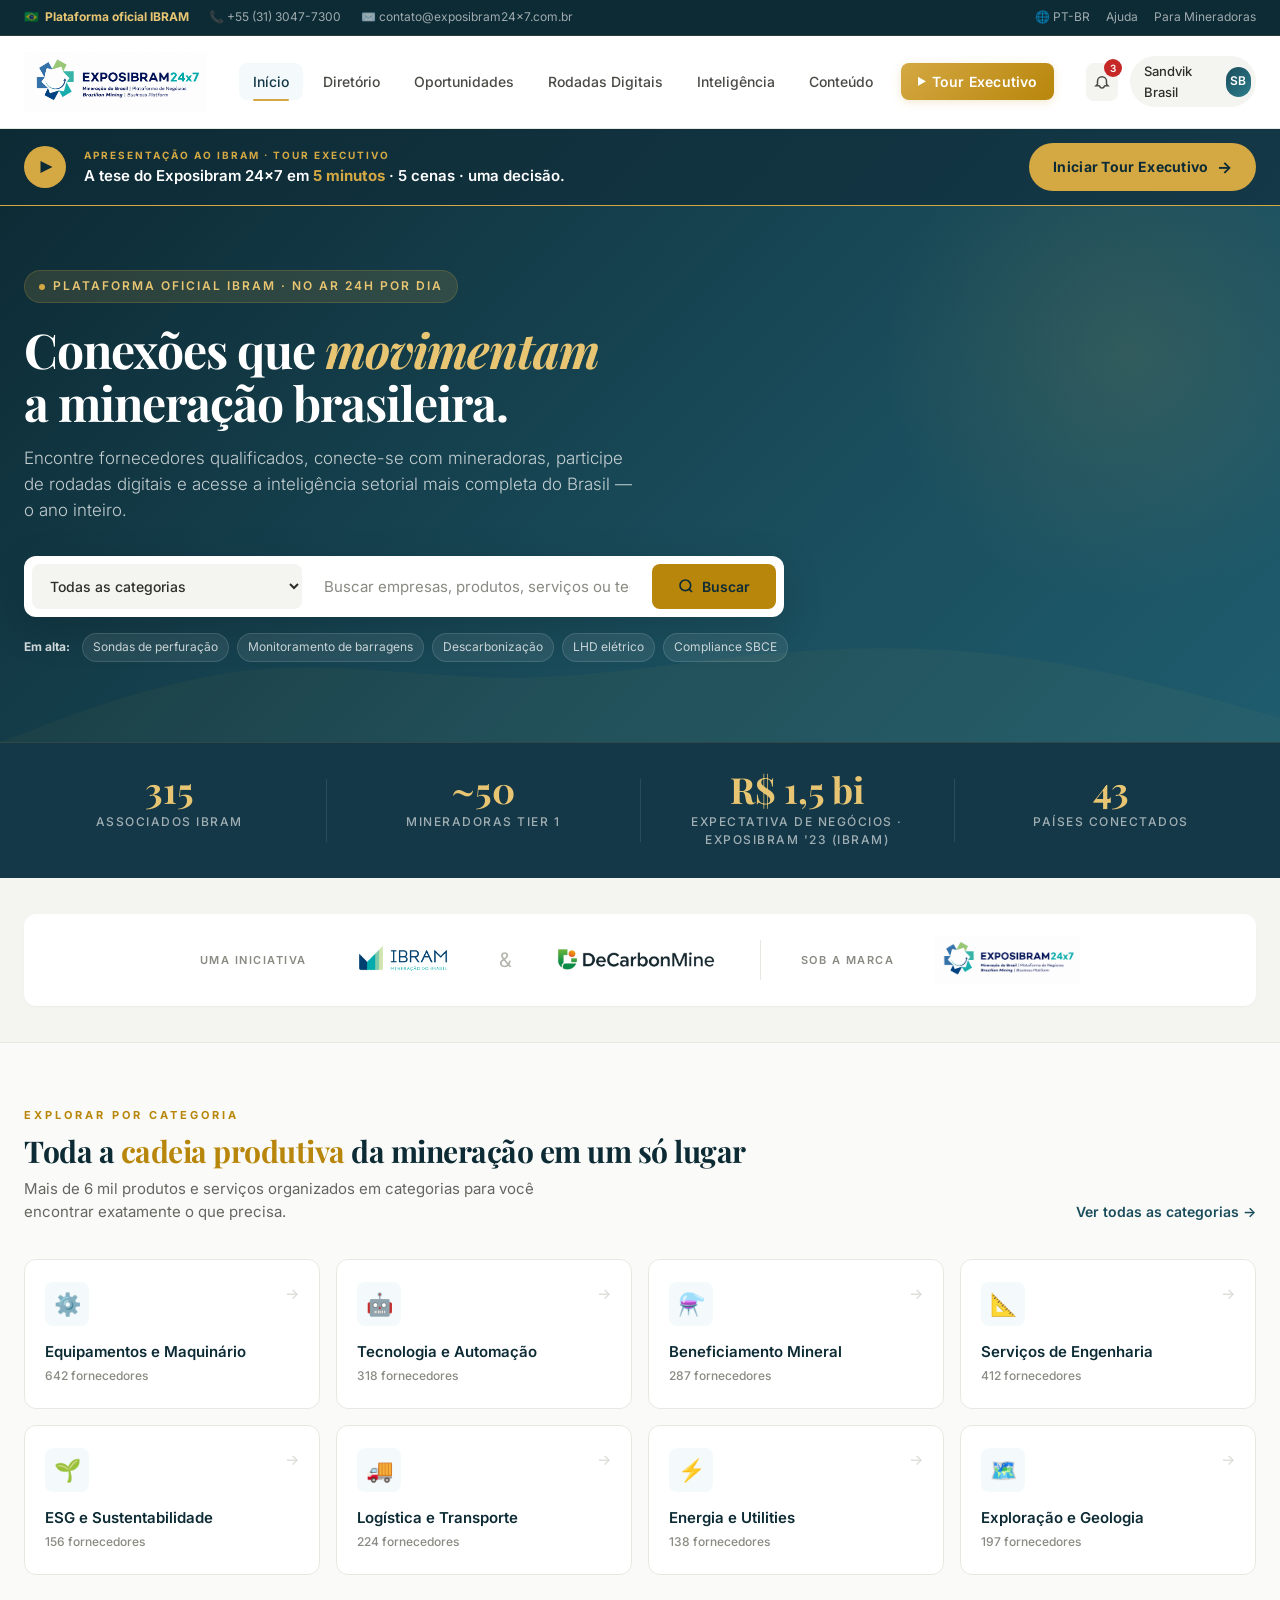
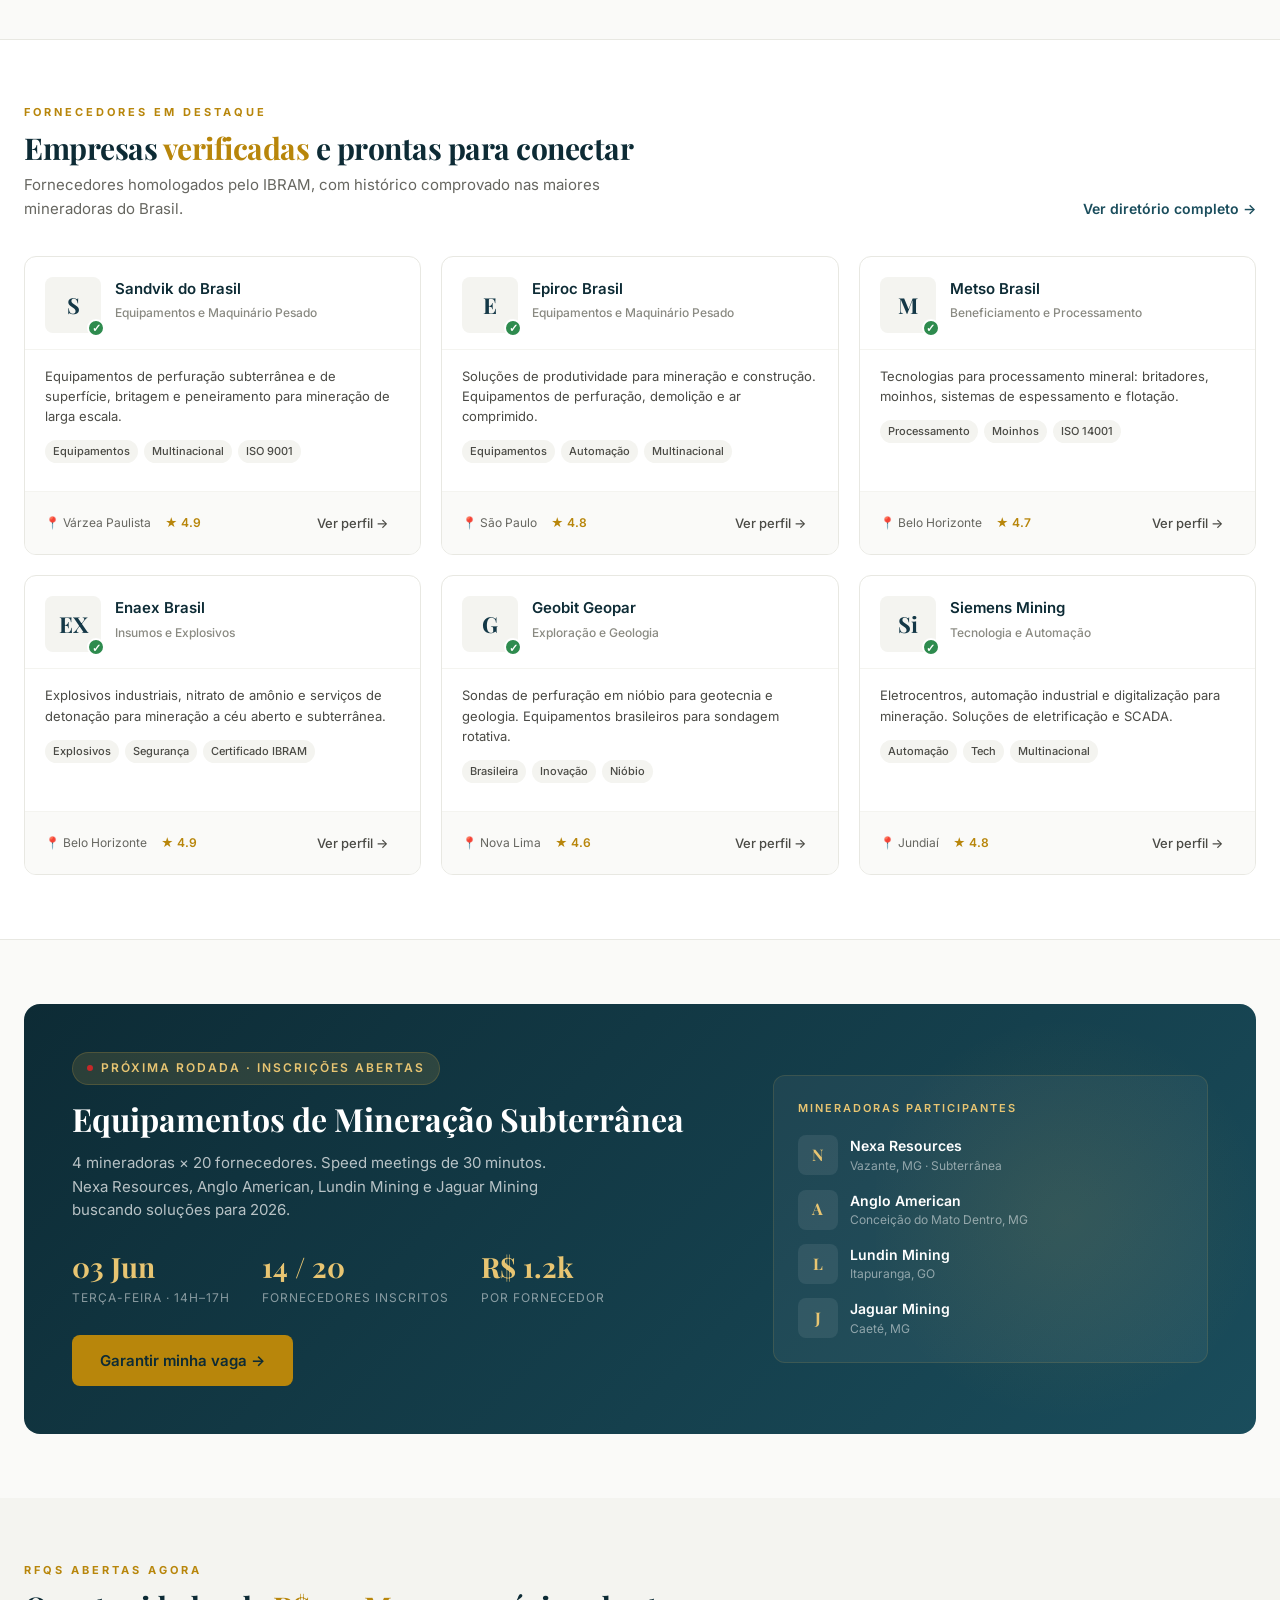
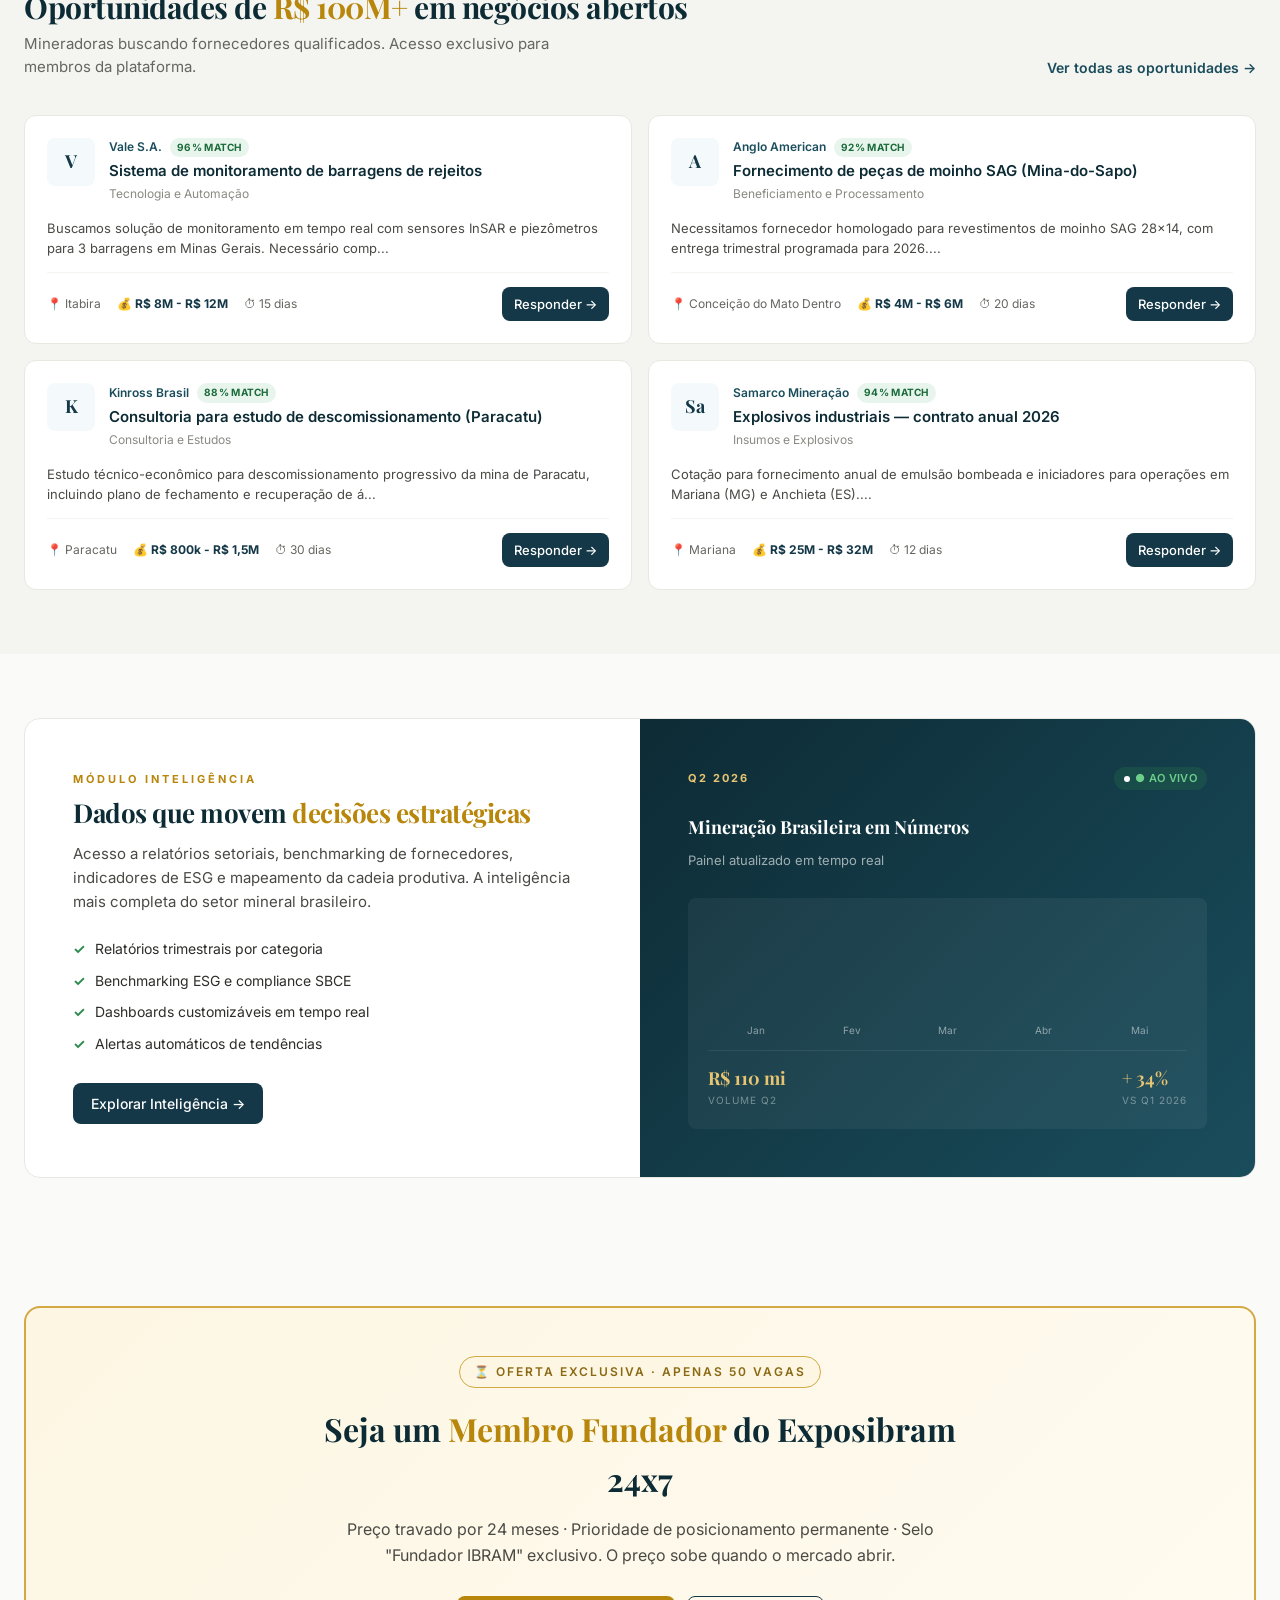
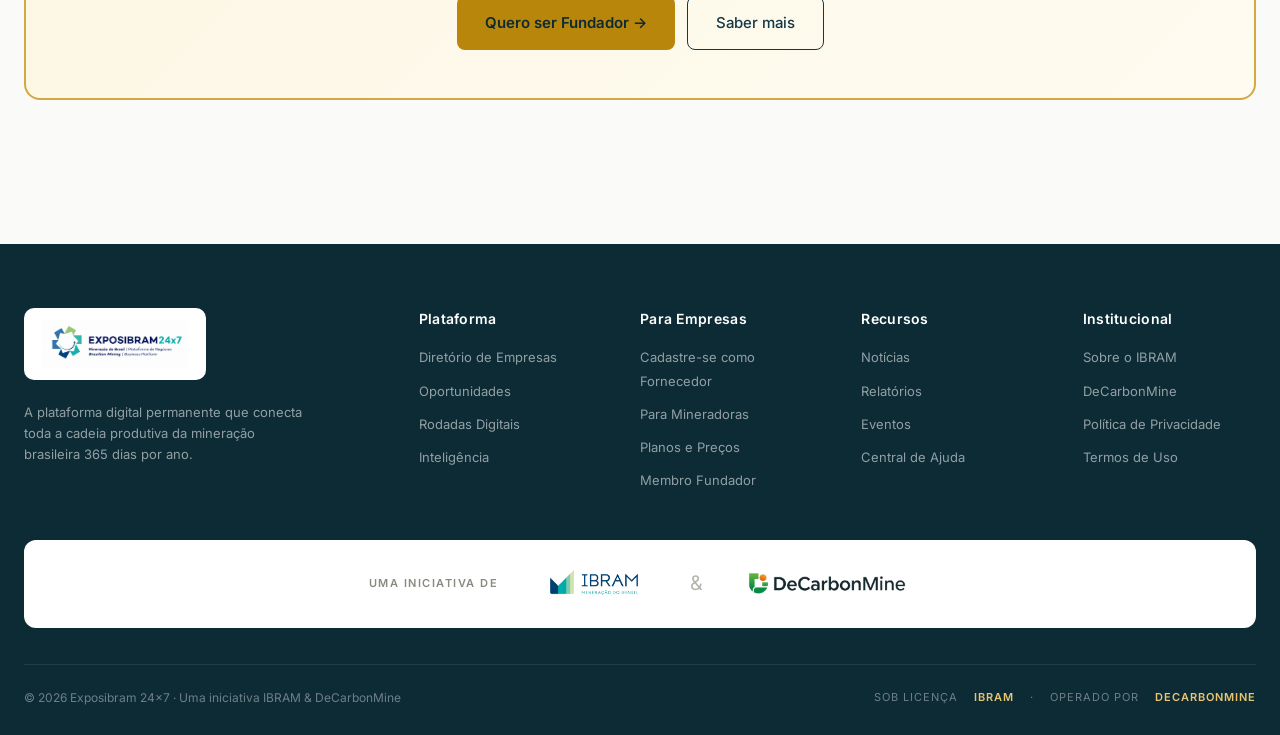
<file: index.html>
<!DOCTYPE html>
<html lang="pt-BR">
<head>
  <meta charset="UTF-8">
  <meta name="viewport" content="width=device-width, initial-scale=1.0">
  <title>Exposibram 24x7 · A Feira Permanente da Mineração Brasileira</title>
  <meta name="description" content="Plataforma digital permanente que conecta mineradoras, fornecedores, startups e todo o ecossistema da mineração brasileira 365 dias por ano.">
  <link rel="icon" type="image/svg+xml" href="data:image/svg+xml,%3Csvg xmlns='http://www.w3.org/2000/svg' viewBox='0 0 24 24'%3E%3Cpolygon points='12,2 22,8 22,16 12,22 2,16 2,8' fill='%23D4A843'/%3E%3C/svg%3E">
  <link rel="stylesheet" href="assets/styles.css">
</head>
<body data-nav="home">

  <div id="app-header"></div>

  <!-- ─── EXECUTIVE TOUR BANNER ─────────────────────────────── -->
  <section style="background: linear-gradient(135deg, var(--teal-900) 0%, var(--teal-800) 100%); color: var(--white); padding: 14px 0; border-bottom: 1px solid var(--gold-500);">
    <div class="container" style="display: flex; align-items: center; justify-content: space-between; gap: 24px; flex-wrap: wrap;">
      <div style="display: flex; align-items: center; gap: 18px;">
        <div style="width: 42px; height: 42px; background: var(--gold-500); border-radius: 50%; display: flex; align-items: center; justify-content: center; flex-shrink: 0;">
          <svg width="18" height="18" viewBox="0 0 24 24" fill="var(--teal-900)" stroke="none"><polygon points="6,4 22,12 6,20"/></svg>
        </div>
        <div>
          <div style="font-size: 10px; font-weight: 700; letter-spacing: 2px; text-transform: uppercase; color: var(--gold-500); margin-bottom: 2px;">Apresentação ao IBRAM · Tour Executivo</div>
          <div style="font-size: 15px; font-weight: 600; line-height: 1.4;">A tese do Exposibram 24x7 em <strong style="color: var(--gold-500);">5 minutos</strong> · 5 cenas · uma decisão.</div>
        </div>
      </div>
      <a href="demo.html" style="display: inline-flex; align-items: center; gap: 8px; padding: 12px 24px; background: var(--gold-500); color: var(--teal-900); font-weight: 700; font-size: 14px; border-radius: 100px; text-decoration: none; letter-spacing: 0.3px; transition: var(--transition); white-space: nowrap;" onmouseover="this.style.background='var(--gold-400)'" onmouseout="this.style.background='var(--gold-500)'">
        Iniciar Tour Executivo
        <span style="font-size: 16px;">→</span>
      </a>
    </div>
  </section>

  <!-- ─── HERO ──────────────────────────────────────────────── -->
  <section class="hero">
    <div class="container hero-content">
      <span class="hero-eyebrow">
        <span style="width:6px;height:6px;background:var(--gold-500);border-radius:50%;display:inline-block"></span>
        Plataforma oficial IBRAM · No ar 24h por dia
      </span>
      <h1 class="hero-title">
        Conexões que <span>movimentam</span><br>
        a mineração brasileira.
      </h1>
      <p class="hero-subtitle">
        Encontre fornecedores qualificados, conecte-se com mineradoras, participe de rodadas digitais
        e acesse a inteligência setorial mais completa do Brasil — o ano inteiro.
      </p>

      <div class="search-hero">
        <select class="search-hero-select">
          <option>Todas as categorias</option>
          <option>Equipamentos e Maquinário</option>
          <option>Tecnologia e Automação</option>
          <option>Beneficiamento e Processamento</option>
          <option>Serviços de Engenharia</option>
          <option>ESG e Sustentabilidade</option>
          <option>Logística e Transporte</option>
        </select>
        <input class="search-hero-input" type="text" placeholder="Buscar empresas, produtos, serviços ou tecnologias...">
        <a href="diretorio.html" class="search-hero-btn">
          <svg width="16" height="16" viewBox="0 0 24 24" fill="none" stroke="currentColor" stroke-width="2.5"><circle cx="11" cy="11" r="8"/><line x1="21" y1="21" x2="16.65" y2="16.65"/></svg>
          Buscar
        </a>
      </div>

      <div class="search-suggestions">
        <strong>Em alta:</strong>
        <a href="#" class="search-suggestion">Sondas de perfuração</a>
        <a href="#" class="search-suggestion">Monitoramento de barragens</a>
        <a href="#" class="search-suggestion">Descarbonização</a>
        <a href="#" class="search-suggestion">LHD elétrico</a>
        <a href="#" class="search-suggestion">Compliance SBCE</a>
      </div>
    </div>
  </section>

  <!-- ─── STATS BAR ─────────────────────────────────────────── -->
  <section class="stats-bar">
    <div class="container">
      <div class="stats-grid">
        <div class="stat-item">
          <div class="stat-value">315</div>
          <div class="stat-label">Associados IBRAM</div>
        </div>
        <div class="stat-item">
          <div class="stat-value">~50</div>
          <div class="stat-label">Mineradoras Tier 1</div>
        </div>
        <div class="stat-item">
          <div class="stat-value">R$ 1,5 bi</div>
          <div class="stat-label">Expectativa de negócios · Exposibram '23 (IBRAM)</div>
        </div>
        <div class="stat-item">
          <div class="stat-value">43</div>
          <div class="stat-label">Países Conectados</div>
        </div>
      </div>
    </div>
  </section>

  <!-- ─── PARCEIROS INSTITUCIONAIS ──────────────────────────── -->
  <section style="background: var(--gray-100); padding: 36px 0; border-bottom: 1px solid var(--gray-200);">
    <div class="container">
      <div class="partners-band" style="box-shadow: var(--shadow-sm);">
        <span class="partners-label">Uma iniciativa</span>
        <img src="assets/img/ibram.jpg" alt="IBRAM" class="p-ibram">
        <span style="color: var(--gray-400); font-size: 20px; font-weight: 400;">&amp;</span>
        <img src="assets/img/decarbonmine.png" alt="DeCarbonMine" class="p-dcm">
        <span class="p-divider"></span>
        <span class="partners-label">Sob a marca</span>
        <img src="assets/img/exposibram-24x7.png" alt="Exposibram 24x7" class="p-expo">
      </div>
    </div>
  </section>

  <!-- ─── CATEGORIAS ────────────────────────────────────────── -->
  <section class="section">
    <div class="container">
      <div class="section-header">
        <div>
          <p class="section-eyebrow">Explorar por Categoria</p>
          <h2 class="section-title">Toda a <span>cadeia produtiva</span> da mineração em um só lugar</h2>
          <p class="section-sub">Mais de 6 mil produtos e serviços organizados em categorias para você encontrar exatamente o que precisa.</p>
        </div>
        <a href="diretorio.html" class="section-link">Ver todas as categorias →</a>
      </div>

      <div class="cat-grid">
        <a href="diretorio.html" class="cat-card">
          <div class="cat-card-icon">⚙️</div>
          <div class="cat-card-title">Equipamentos e Maquinário</div>
          <div class="cat-card-count">642 fornecedores</div>
          <span class="cat-card-arrow">→</span>
        </a>
        <a href="diretorio.html" class="cat-card">
          <div class="cat-card-icon">🤖</div>
          <div class="cat-card-title">Tecnologia e Automação</div>
          <div class="cat-card-count">318 fornecedores</div>
          <span class="cat-card-arrow">→</span>
        </a>
        <a href="diretorio.html" class="cat-card">
          <div class="cat-card-icon">⚗️</div>
          <div class="cat-card-title">Beneficiamento Mineral</div>
          <div class="cat-card-count">287 fornecedores</div>
          <span class="cat-card-arrow">→</span>
        </a>
        <a href="diretorio.html" class="cat-card">
          <div class="cat-card-icon">📐</div>
          <div class="cat-card-title">Serviços de Engenharia</div>
          <div class="cat-card-count">412 fornecedores</div>
          <span class="cat-card-arrow">→</span>
        </a>
        <a href="diretorio.html" class="cat-card">
          <div class="cat-card-icon">🌱</div>
          <div class="cat-card-title">ESG e Sustentabilidade</div>
          <div class="cat-card-count">156 fornecedores</div>
          <span class="cat-card-arrow">→</span>
        </a>
        <a href="diretorio.html" class="cat-card">
          <div class="cat-card-icon">🚚</div>
          <div class="cat-card-title">Logística e Transporte</div>
          <div class="cat-card-count">224 fornecedores</div>
          <span class="cat-card-arrow">→</span>
        </a>
        <a href="diretorio.html" class="cat-card">
          <div class="cat-card-icon">⚡</div>
          <div class="cat-card-title">Energia e Utilities</div>
          <div class="cat-card-count">138 fornecedores</div>
          <span class="cat-card-arrow">→</span>
        </a>
        <a href="diretorio.html" class="cat-card">
          <div class="cat-card-icon">🗺️</div>
          <div class="cat-card-title">Exploração e Geologia</div>
          <div class="cat-card-count">197 fornecedores</div>
          <span class="cat-card-arrow">→</span>
        </a>
      </div>
    </div>
  </section>

  <!-- ─── FORNECEDORES EM DESTAQUE ──────────────────────────── -->
  <section class="section" style="background:var(--white); border-top:1px solid var(--gray-200); border-bottom:1px solid var(--gray-200)">
    <div class="container">
      <div class="section-header">
        <div>
          <p class="section-eyebrow">Fornecedores em Destaque</p>
          <h2 class="section-title">Empresas <span>verificadas</span> e prontas para conectar</h2>
          <p class="section-sub">Fornecedores homologados pelo IBRAM, com histórico comprovado nas maiores mineradoras do Brasil.</p>
        </div>
        <a href="diretorio.html" class="section-link">Ver diretório completo →</a>
      </div>

      <div class="company-grid" id="featured-suppliers"></div>
    </div>
  </section>

  <!-- ─── PRÓXIMA RODADA DIGITAL ────────────────────────────── -->
  <section class="section">
    <div class="container">
      <div style="background: linear-gradient(135deg, var(--teal-900), var(--teal-700)); border-radius: var(--radius-xl); padding: 48px; color: var(--white); position:relative; overflow:hidden;">
        <div style="position:absolute; top:0; right:0; width: 380px; height: 100%; background: radial-gradient(circle, rgba(212,168,67,0.1) 0%, transparent 70%);"></div>
        <div style="position:relative; z-index:1; display: grid; grid-template-columns: 1.5fr 1fr; gap: 48px; align-items: center;">
          <div>
            <span class="hero-eyebrow" style="margin-bottom: 16px">
              <span style="width:6px;height:6px;background:var(--red-500);border-radius:50%;display:inline-block;animation:pulse 2s infinite"></span>
              Próxima Rodada · Inscrições Abertas
            </span>
            <h2 style="font-family:var(--font-serif); font-size: 32px; font-weight: 700; line-height: 1.15; margin-bottom: 14px; color: var(--white);">
              Equipamentos de Mineração Subterrânea
            </h2>
            <p style="font-size: 15px; color: rgba(255,255,255,0.7); margin-bottom: 24px; max-width: 480px;">
              4 mineradoras × 20 fornecedores. Speed meetings de 30 minutos. Nexa Resources, Anglo American, Lundin Mining e Jaguar Mining buscando soluções para 2026.
            </p>
            <div style="display:flex; gap:32px; margin-bottom: 28px;">
              <div>
                <div style="font-family:var(--font-serif); font-size: 28px; font-weight:700; color: var(--gold-400)">03 Jun</div>
                <div style="font-size: 12px; color: rgba(255,255,255,0.5); text-transform:uppercase; letter-spacing:1px">Terça-feira · 14h–17h</div>
              </div>
              <div>
                <div style="font-family:var(--font-serif); font-size: 28px; font-weight:700; color: var(--gold-400)">14 / 20</div>
                <div style="font-size: 12px; color: rgba(255,255,255,0.5); text-transform:uppercase; letter-spacing:1px">Fornecedores inscritos</div>
              </div>
              <div>
                <div style="font-family:var(--font-serif); font-size: 28px; font-weight:700; color: var(--gold-400)">R$ 1.2k</div>
                <div style="font-size: 12px; color: rgba(255,255,255,0.5); text-transform:uppercase; letter-spacing:1px">Por fornecedor</div>
              </div>
            </div>
            <a href="rodadas.html" class="btn btn-gold btn-lg">
              Garantir minha vaga →
            </a>
          </div>
          <div style="background: rgba(255,255,255,0.05); border: 1px solid rgba(212,168,67,0.15); border-radius: var(--radius-lg); padding: 24px;">
            <p style="font-size: 11px; color: var(--gold-400); letter-spacing: 2px; text-transform: uppercase; font-weight: 600; margin-bottom: 18px">Mineradoras participantes</p>
            <div style="display:flex; flex-direction:column; gap: 14px">
              <div style="display:flex; align-items:center; gap: 12px">
                <div style="width:40px;height:40px;background:rgba(255,255,255,0.08);border-radius:8px;display:flex;align-items:center;justify-content:center;font-family:var(--font-serif);font-weight:700;color:var(--gold-400);font-size:16px">N</div>
                <div>
                  <div style="color: var(--white); font-weight: 600; font-size: 14px">Nexa Resources</div>
                  <div style="color: rgba(255,255,255,0.5); font-size: 12px">Vazante, MG · Subterrânea</div>
                </div>
              </div>
              <div style="display:flex; align-items:center; gap: 12px">
                <div style="width:40px;height:40px;background:rgba(255,255,255,0.08);border-radius:8px;display:flex;align-items:center;justify-content:center;font-family:var(--font-serif);font-weight:700;color:var(--gold-400);font-size:16px">A</div>
                <div>
                  <div style="color: var(--white); font-weight: 600; font-size: 14px">Anglo American</div>
                  <div style="color: rgba(255,255,255,0.5); font-size: 12px">Conceição do Mato Dentro, MG</div>
                </div>
              </div>
              <div style="display:flex; align-items:center; gap: 12px">
                <div style="width:40px;height:40px;background:rgba(255,255,255,0.08);border-radius:8px;display:flex;align-items:center;justify-content:center;font-family:var(--font-serif);font-weight:700;color:var(--gold-400);font-size:16px">L</div>
                <div>
                  <div style="color: var(--white); font-weight: 600; font-size: 14px">Lundin Mining</div>
                  <div style="color: rgba(255,255,255,0.5); font-size: 12px">Itapuranga, GO</div>
                </div>
              </div>
              <div style="display:flex; align-items:center; gap: 12px">
                <div style="width:40px;height:40px;background:rgba(255,255,255,0.08);border-radius:8px;display:flex;align-items:center;justify-content:center;font-family:var(--font-serif);font-weight:700;color:var(--gold-400);font-size:16px">J</div>
                <div>
                  <div style="color: var(--white); font-weight: 600; font-size: 14px">Jaguar Mining</div>
                  <div style="color: rgba(255,255,255,0.5); font-size: 12px">Caeté, MG</div>
                </div>
              </div>
            </div>
          </div>
        </div>
      </div>
    </div>
  </section>

  <!-- ─── OPORTUNIDADES EM DESTAQUE ─────────────────────────── -->
  <section class="section" style="background: var(--gray-100)">
    <div class="container">
      <div class="section-header">
        <div>
          <p class="section-eyebrow">RFQs Abertas Agora</p>
          <h2 class="section-title">Oportunidades de <span>R$ 100M+</span> em negócios abertos</h2>
          <p class="section-sub">Mineradoras buscando fornecedores qualificados. Acesso exclusivo para membros da plataforma.</p>
        </div>
        <a href="rfq.html" class="section-link">Ver todas as oportunidades →</a>
      </div>

      <div style="display: grid; grid-template-columns: repeat(2, 1fr); gap: 16px" id="featured-rfqs"></div>
    </div>
  </section>

  <!-- ─── INTELIGÊNCIA SETORIAL TEASER ──────────────────────── -->
  <section class="section">
    <div class="container">
      <div style="background:var(--white); border:1px solid var(--gray-200); border-radius:var(--radius-xl); overflow:hidden; display:grid; grid-template-columns: 1fr 1fr;">
        <div style="padding: 48px; display:flex; flex-direction:column; justify-content:center;">
          <p class="section-eyebrow">Módulo Inteligência</p>
          <h2 class="section-title" style="font-size:26px; margin-bottom:14px">Dados que movem <span>decisões estratégicas</span></h2>
          <p style="color: var(--gray-700); margin-bottom: 24px; line-height: 1.6;">
            Acesso a relatórios setoriais, benchmarking de fornecedores, indicadores de ESG e mapeamento da cadeia produtiva.
            A inteligência mais completa do setor mineral brasileiro.
          </p>
          <ul style="list-style:none; display:flex; flex-direction:column; gap:10px; margin-bottom: 28px;">
            <li style="display:flex; align-items:center; gap:10px; font-size:14px; color:var(--gray-800)">
              <span style="color:var(--green-500); font-weight:700">✓</span> Relatórios trimestrais por categoria
            </li>
            <li style="display:flex; align-items:center; gap:10px; font-size:14px; color:var(--gray-800)">
              <span style="color:var(--green-500); font-weight:700">✓</span> Benchmarking ESG e compliance SBCE
            </li>
            <li style="display:flex; align-items:center; gap:10px; font-size:14px; color:var(--gray-800)">
              <span style="color:var(--green-500); font-weight:700">✓</span> Dashboards customizáveis em tempo real
            </li>
            <li style="display:flex; align-items:center; gap:10px; font-size:14px; color:var(--gray-800)">
              <span style="color:var(--green-500); font-weight:700">✓</span> Alertas automáticos de tendências
            </li>
          </ul>
          <a href="inteligencia.html" class="btn btn-primary" style="align-self: flex-start">
            Explorar Inteligência →
          </a>
        </div>
        <div style="background: linear-gradient(135deg, var(--teal-900), var(--teal-700)); padding: 48px; position:relative; overflow:hidden;">
          <div style="position:relative; z-index:1;">
            <div style="display:flex; align-items:center; justify-content:space-between; margin-bottom: 24px;">
              <span style="color: var(--gold-400); font-size:11px; font-weight:700; letter-spacing:2px; text-transform:uppercase">Q2 2026</span>
              <span class="badge-pill badge-live" style="background:rgba(46,139,78,0.2); color: #6BCF8A">● AO VIVO</span>
            </div>
            <h3 style="color: var(--white); font-family:var(--font-serif); font-size:18px; font-weight: 700; margin-bottom: 8px;">Mineração Brasileira em Números</h3>
            <p style="color: rgba(255,255,255,0.6); font-size: 13px; margin-bottom: 28px;">Painel atualizado em tempo real</p>

            <!-- Mini chart simulado -->
            <div style="background: rgba(255,255,255,0.05); border-radius: var(--radius-md); padding: 20px;">
              <div style="display:flex; justify-content:space-between; align-items:flex-end; height: 120px; margin-bottom: 12px;">
                <div style="flex:1; display:flex; flex-direction:column; align-items:center; gap:8px;">
                  <div style="width:24px; height:48%; background: linear-gradient(180deg, var(--gold-500), var(--gold-700)); border-radius: 3px 3px 0 0"></div>
                  <span style="color:rgba(255,255,255,0.5); font-size:10px">Jan</span>
                </div>
                <div style="flex:1; display:flex; flex-direction:column; align-items:center; gap:8px;">
                  <div style="width:24px; height:62%; background: linear-gradient(180deg, var(--gold-500), var(--gold-700)); border-radius: 3px 3px 0 0"></div>
                  <span style="color:rgba(255,255,255,0.5); font-size:10px">Fev</span>
                </div>
                <div style="flex:1; display:flex; flex-direction:column; align-items:center; gap:8px;">
                  <div style="width:24px; height:75%; background: linear-gradient(180deg, var(--gold-500), var(--gold-700)); border-radius: 3px 3px 0 0"></div>
                  <span style="color:rgba(255,255,255,0.5); font-size:10px">Mar</span>
                </div>
                <div style="flex:1; display:flex; flex-direction:column; align-items:center; gap:8px;">
                  <div style="width:24px; height:82%; background: linear-gradient(180deg, var(--gold-500), var(--gold-700)); border-radius: 3px 3px 0 0"></div>
                  <span style="color:rgba(255,255,255,0.5); font-size:10px">Abr</span>
                </div>
                <div style="flex:1; display:flex; flex-direction:column; align-items:center; gap:8px;">
                  <div style="width:24px; height:94%; background: linear-gradient(180deg, var(--gold-500), var(--gold-700)); border-radius: 3px 3px 0 0"></div>
                  <span style="color:rgba(255,255,255,0.5); font-size:10px">Mai</span>
                </div>
              </div>
              <div style="display:flex; justify-content:space-between; padding-top:14px; border-top:1px solid rgba(255,255,255,0.08)">
                <div>
                  <div style="color:var(--gold-400); font-family:var(--font-serif); font-size:18px; font-weight:700">R$ 110 mi</div>
                  <div style="color:rgba(255,255,255,0.4); font-size:10px; text-transform:uppercase; letter-spacing:1px">Volume Q2</div>
                </div>
                <div>
                  <div style="color:var(--gold-400); font-family:var(--font-serif); font-size:18px; font-weight:700">+ 34%</div>
                  <div style="color:rgba(255,255,255,0.4); font-size:10px; text-transform:uppercase; letter-spacing:1px">vs Q1 2026</div>
                </div>
              </div>
            </div>
          </div>
        </div>
      </div>
    </div>
  </section>

  <!-- ─── CTA FUNDADOR ──────────────────────────────────────── -->
  <section class="section">
    <div class="container">
      <div style="background:linear-gradient(135deg, var(--gold-100), var(--gold-50)); border: 2px solid var(--gold-500); border-radius: var(--radius-xl); padding: 48px; text-align: center; position:relative; overflow:hidden;">
        <span class="hero-eyebrow" style="background: var(--gold-100); color: var(--gold-700); border: 1px solid var(--gold-500); margin-bottom: 16px">
          ⏳ Oferta Exclusiva · Apenas 50 Vagas
        </span>
        <h2 style="font-family:var(--font-serif); font-size: 32px; font-weight: 700; color: var(--teal-900); margin-bottom: 14px; max-width: 700px; margin-inline:auto;">
          Seja um <span style="color:var(--gold-600)">Membro Fundador</span> do Exposibram 24x7
        </h2>
        <p style="font-size: 16px; color: var(--gray-700); max-width: 620px; margin: 0 auto 28px; line-height: 1.6;">
          Preço travado por 24 meses · Prioridade de posicionamento permanente · Selo "Fundador IBRAM" exclusivo.
          O preço sobe quando o mercado abrir.
        </p>
        <div style="display:inline-flex; gap: 12px;">
          <a href="#" class="btn btn-gold btn-lg">Quero ser Fundador →</a>
          <a href="#" class="btn btn-outline btn-lg">Saber mais</a>
        </div>
      </div>
    </div>
  </section>

  <div id="app-footer"></div>

  <script src="assets/shared.js"></script>
  <script>
    document.addEventListener('DOMContentLoaded', () => {
      // Renderizar fornecedores em destaque (primeiros 6)
      const featured = MOCK.FORNECEDORES.slice(0, 6).map(f => `
        <div class="company-card">
          <div class="company-card-header">
            <div class="company-logo verified">${f.sigla}</div>
            <div class="company-info">
              <div class="company-name">${f.nome}</div>
              <div class="company-cat">${f.categoria}</div>
            </div>
          </div>
          <div class="company-card-body">
            <p class="company-desc">${f.descricao}</p>
            <div class="company-tags">
              ${f.tags.slice(0, 3).map(t => `<span class="tag">${t}</span>`).join('')}
            </div>
          </div>
          <div class="company-card-footer">
            <div class="company-meta">
              <span class="company-meta-item">📍 ${f.cidade.split(',')[0]}</span>
              <span class="company-meta-item company-rating">★ ${f.rating}</span>
            </div>
            <a href="empresa.html" class="btn btn-ghost btn-sm">Ver perfil →</a>
          </div>
        </div>
      `).join('');
      document.getElementById('featured-suppliers').innerHTML = featured;

      // Renderizar RFQs em destaque
      const rfqs = MOCK.RFQS.slice(0, 4).map(r => `
        <div style="background:var(--white); border:1px solid var(--gray-200); border-radius:var(--radius-lg); padding: 22px; transition: all 0.2s; cursor:pointer" onmouseover="this.style.borderColor='var(--teal-500)'; this.style.transform='translateY(-2px)'; this.style.boxShadow='var(--shadow-lg)'" onmouseout="this.style.borderColor='var(--gray-200)'; this.style.transform=''; this.style.boxShadow=''">
          <div style="display:flex; align-items:flex-start; gap: 14px; margin-bottom: 14px;">
            <div style="width:48px; height:48px; background:var(--teal-50); color:var(--teal-800); border-radius:var(--radius-md); display:flex; align-items:center; justify-content:center; font-family:var(--font-serif); font-weight:700; font-size:18px; flex-shrink:0">${r.sigla}</div>
            <div style="flex:1; min-width:0">
              <div style="display:flex; align-items:center; gap: 8px; margin-bottom: 4px;">
                <span style="font-size: 12px; font-weight: 600; color: var(--teal-700)">${r.mineradora}</span>
                <span style="background: var(--green-100); color: var(--green-600); font-size: 10px; font-weight: 700; padding: 2px 7px; border-radius: var(--radius-full); letter-spacing: 0.3px">${r.match}% MATCH</span>
              </div>
              <h3 style="font-weight:600; color:var(--teal-900); font-size: 15px; line-height: 1.35; margin-bottom: 4px">${r.titulo}</h3>
              <div style="font-size:12px; color:var(--gray-500)">${r.categoria}</div>
            </div>
          </div>
          <p style="font-size:13px; color:var(--gray-700); line-height:1.55; margin-bottom: 14px;">${r.descricao.substring(0, 130)}...</p>
          <div style="display:flex; align-items:center; justify-content:space-between; padding-top:14px; border-top: 1px solid var(--gray-100);">
            <div style="display:flex; gap: 16px; font-size: 12px; color: var(--gray-600);">
              <span>📍 ${r.local.split(',')[0]}</span>
              <span>💰 <strong style="color: var(--teal-800)">${r.valor}</strong></span>
              <span>⏱ ${r.prazo}</span>
            </div>
            <a href="rfq.html" class="btn btn-primary btn-sm">Responder →</a>
          </div>
        </div>
      `).join('');
      document.getElementById('featured-rfqs').innerHTML = rfqs;
    });
  </script>
</body>
</html>
</file>
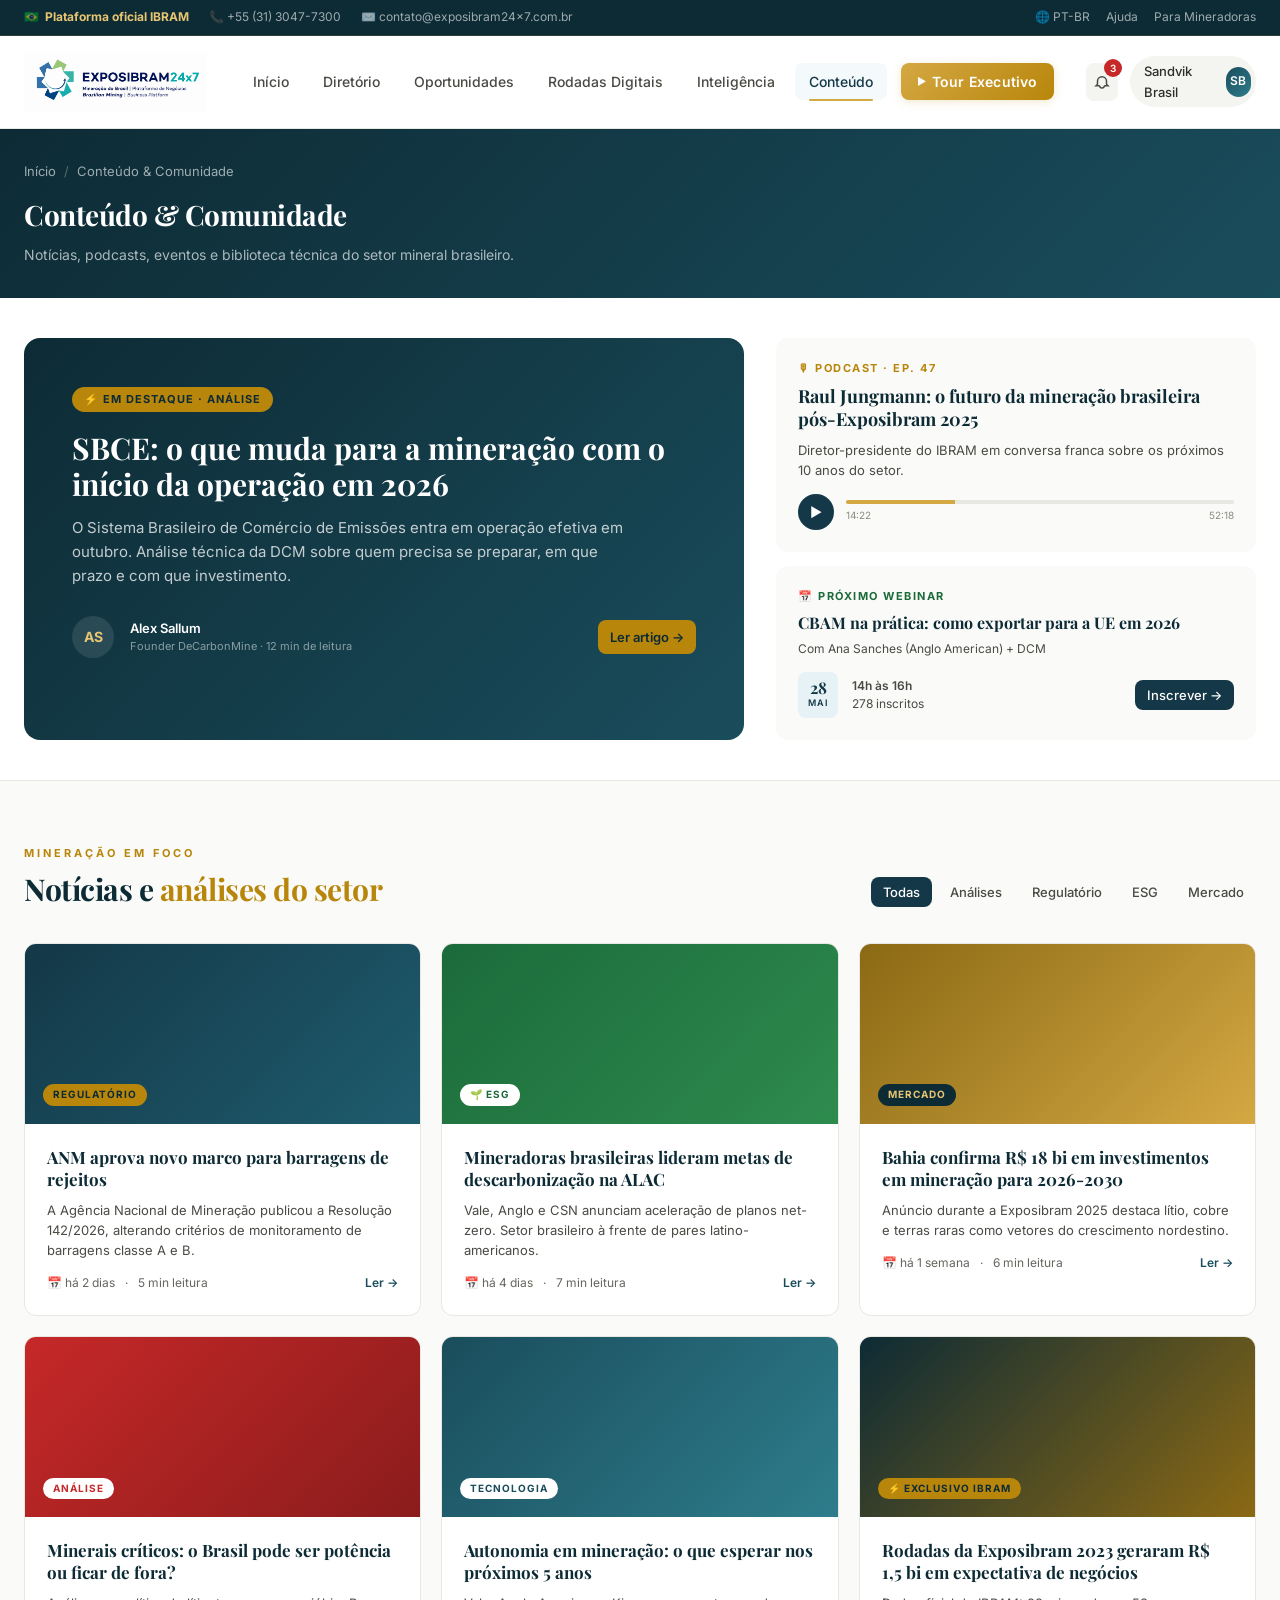
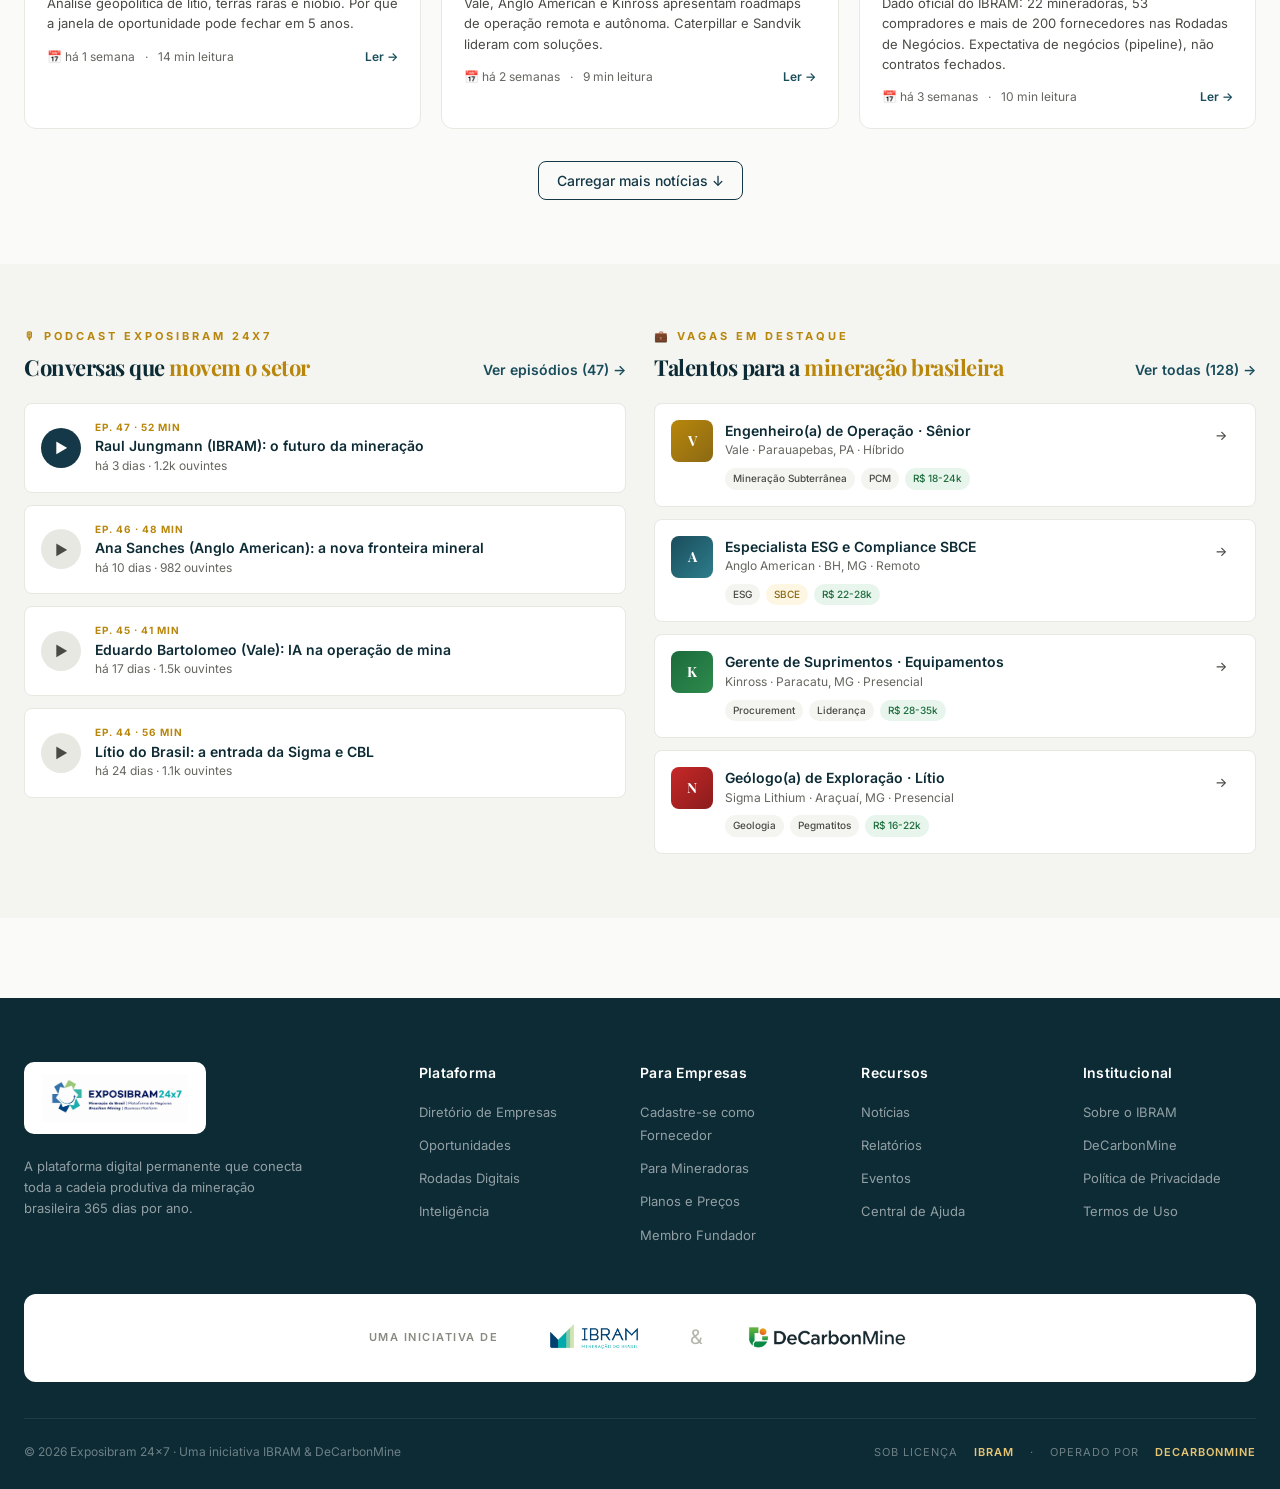
<file: conteudo.html>
<!DOCTYPE html>
<html lang="pt-BR">
<head>
  <meta charset="UTF-8">
  <meta name="viewport" content="width=device-width, initial-scale=1.0">
  <title>Conteúdo &amp; Comunidade · Exposibram 24x7</title>
  <link rel="icon" type="image/svg+xml" href="data:image/svg+xml,%3Csvg xmlns='http://www.w3.org/2000/svg' viewBox='0 0 24 24'%3E%3Cpolygon points='12,2 22,8 22,16 12,22 2,16 2,8' fill='%23D4A843'/%3E%3C/svg%3E">
  <link rel="stylesheet" href="assets/styles.css">
</head>
<body data-nav="conteudo">

  <div id="app-header"></div>

  <!-- ─── PAGE HEADER ────────────────────────────────────────── -->
  <section class="page-header">
    <div class="container">
      <div class="breadcrumb">
        <a href="index.html">Início</a>
        <span class="breadcrumb-sep">/</span>
        <span>Conteúdo &amp; Comunidade</span>
      </div>
      <h1 class="page-title">Conteúdo &amp; Comunidade</h1>
      <p style="color: rgba(255,255,255,0.65); font-size: 14px; margin-top: 8px; max-width: 620px;">
        Notícias, podcasts, eventos e biblioteca técnica do setor mineral brasileiro.
      </p>
    </div>
  </section>

  <!-- ─── HERO NOTÍCIA EM DESTAQUE ──────────────────────────── -->
  <section style="background: var(--white); padding: 40px 0; border-bottom: 1px solid var(--gray-200);">
    <div class="container">
      <div style="display:grid; grid-template-columns: 1.5fr 1fr; gap: 32px; align-items: stretch;">
        <article style="background: linear-gradient(135deg, var(--teal-900), var(--teal-700)); border-radius:var(--radius-xl); padding: 48px; color: var(--white); position: relative; overflow: hidden;">
          <span style="background: var(--gold-600); color: var(--teal-900); font-size: 11px; font-weight: 700; padding: 4px 12px; border-radius: var(--radius-full); letter-spacing: 1px; text-transform: uppercase; display: inline-block; margin-bottom: 18px;">⚡ EM DESTAQUE · ANÁLISE</span>
          <h2 style="font-family:var(--font-serif); font-size: 30px; font-weight: 700; line-height: 1.2; margin-bottom: 14px;">
            SBCE: o que muda para a mineração com o início da operação em 2026
          </h2>
          <p style="font-size: 15px; color: rgba(255,255,255,0.75); margin-bottom: 28px; line-height: 1.6; max-width: 560px;">
            O Sistema Brasileiro de Comércio de Emissões entra em operação efetiva em outubro. Análise técnica da DCM sobre quem precisa se preparar, em que prazo e com que investimento.
          </p>
          <div style="display: flex; align-items: center; gap: 16px;">
            <div style="width:42px; height:42px; background:rgba(255,255,255,0.1); color: var(--gold-400); border-radius:50%; display:flex; align-items:center; justify-content:center; font-weight:700; font-size: 14px;">AS</div>
            <div>
              <div style="font-weight:600; font-size: 13px;">Alex Sallum</div>
              <div style="font-size: 11px; color: rgba(255,255,255,0.5);">Founder DeCarbonMine · 12 min de leitura</div>
            </div>
            <a href="#" class="btn btn-gold btn-sm" style="margin-left: auto;">Ler artigo →</a>
          </div>
        </article>
        <aside style="display:flex; flex-direction:column; gap: 14px;">
          <article style="background: var(--gray-50); border-radius:var(--radius-lg); padding: 22px; flex: 1; display:flex; flex-direction:column;">
            <span style="font-size: 11px; font-weight: 700; color: var(--gold-600); letter-spacing: 1.5px; text-transform: uppercase; margin-bottom: 8px;">🎙 PODCAST · EP. 47</span>
            <h3 style="font-family:var(--font-serif); font-size: 18px; font-weight: 700; color: var(--teal-900); line-height: 1.3; margin-bottom: 8px;">
              Raul Jungmann: o futuro da mineração brasileira pós-Exposibram 2025
            </h3>
            <p style="font-size: 13px; color: var(--gray-700); line-height: 1.55; margin-bottom: 14px;">Diretor-presidente do IBRAM em conversa franca sobre os próximos 10 anos do setor.</p>
            <div style="display:flex; gap: 12px; align-items:center; margin-top: auto;">
              <button style="background: var(--teal-800); color: var(--white); border-radius: 50%; width: 36px; height: 36px; display:flex; align-items:center; justify-content:center; flex-shrink: 0;">▶</button>
              <div style="flex:1">
                <div style="height: 4px; background: var(--gray-200); border-radius: 2px; overflow:hidden;">
                  <div style="width: 28%; height: 100%; background: var(--gold-500);"></div>
                </div>
                <div style="display:flex; justify-content: space-between; margin-top: 4px; font-size: 10px; color: var(--gray-500);">
                  <span>14:22</span><span>52:18</span>
                </div>
              </div>
            </div>
          </article>
          <article style="background: var(--gray-50); border-radius:var(--radius-lg); padding: 22px; flex: 1;">
            <span style="font-size: 11px; font-weight: 700; color: var(--green-600); letter-spacing: 1.5px; text-transform: uppercase; margin-bottom: 8px; display:block;">📅 PRÓXIMO WEBINAR</span>
            <h3 style="font-family:var(--font-serif); font-size: 16px; font-weight: 700; color: var(--teal-900); line-height: 1.3; margin-bottom: 6px;">
              CBAM na prática: como exportar para a UE em 2026
            </h3>
            <p style="font-size: 12px; color: var(--gray-700); margin-bottom: 14px;">Com Ana Sanches (Anglo American) + DCM</p>
            <div style="display:flex; align-items:center; gap: 14px;">
              <div style="background: var(--teal-100); color: var(--teal-800); padding: 8px 10px; border-radius: var(--radius-md); text-align: center;">
                <div style="font-family:var(--font-serif); font-weight: 700; font-size: 16px; line-height: 1;">28</div>
                <div style="font-size: 9px; text-transform: uppercase; font-weight: 600; letter-spacing: 1px;">MAI</div>
              </div>
              <div style="flex:1; font-size: 12px; color: var(--gray-700);">
                <div style="font-weight: 600;">14h às 16h</div>
                <div>278 inscritos</div>
              </div>
              <button class="btn btn-primary btn-sm">Inscrever →</button>
            </div>
          </article>
        </aside>
      </div>
    </div>
  </section>

  <!-- ─── NOTÍCIAS PRINCIPAIS ────────────────────────────────── -->
  <section class="section">
    <div class="container">
      <div class="section-header">
        <div>
          <p class="section-eyebrow">Mineração em Foco</p>
          <h2 class="section-title">Notícias e <span>análises do setor</span></h2>
        </div>
        <div style="display:flex; gap: 6px;">
          <button class="btn btn-primary btn-sm">Todas</button>
          <button class="btn btn-ghost btn-sm">Análises</button>
          <button class="btn btn-ghost btn-sm">Regulatório</button>
          <button class="btn btn-ghost btn-sm">ESG</button>
          <button class="btn btn-ghost btn-sm">Mercado</button>
        </div>
      </div>

      <div style="display:grid; grid-template-columns: repeat(3, 1fr); gap: 20px;">
        <article style="background:var(--white); border:1px solid var(--gray-200); border-radius:var(--radius-lg); overflow:hidden; cursor:pointer; transition: all 0.2s;">
          <div style="height: 180px; background: linear-gradient(135deg, var(--teal-800), var(--teal-600)); position: relative; display: flex; align-items: flex-end; padding: 18px;">
            <span style="background: var(--gold-600); color: var(--teal-900); font-size: 10px; font-weight: 700; padding: 3px 10px; border-radius: var(--radius-full); letter-spacing: 1px; text-transform: uppercase;">REGULATÓRIO</span>
          </div>
          <div style="padding: 22px;">
            <h3 style="font-family:var(--font-serif); font-size: 17px; font-weight: 700; color: var(--teal-900); line-height: 1.3; margin-bottom: 10px;">
              ANM aprova novo marco para barragens de rejeitos
            </h3>
            <p style="font-size: 13px; color: var(--gray-700); line-height: 1.55; margin-bottom: 14px;">A Agência Nacional de Mineração publicou a Resolução 142/2026, alterando critérios de monitoramento de barragens classe A e B.</p>
            <div style="display: flex; align-items: center; gap: 10px; font-size: 12px; color: var(--gray-600);">
              <span>📅 há 2 dias</span>
              <span>·</span>
              <span>5 min leitura</span>
              <span style="margin-left: auto; color: var(--teal-700); font-weight: 600;">Ler →</span>
            </div>
          </div>
        </article>

        <article style="background:var(--white); border:1px solid var(--gray-200); border-radius:var(--radius-lg); overflow:hidden; cursor:pointer; transition: all 0.2s;">
          <div style="height: 180px; background: linear-gradient(135deg, var(--green-600), var(--green-500)); position: relative; display: flex; align-items: flex-end; padding: 18px;">
            <span style="background: var(--white); color: var(--green-600); font-size: 10px; font-weight: 700; padding: 3px 10px; border-radius: var(--radius-full); letter-spacing: 1px; text-transform: uppercase;">🌱 ESG</span>
          </div>
          <div style="padding: 22px;">
            <h3 style="font-family:var(--font-serif); font-size: 17px; font-weight: 700; color: var(--teal-900); line-height: 1.3; margin-bottom: 10px;">
              Mineradoras brasileiras lideram metas de descarbonização na ALAC
            </h3>
            <p style="font-size: 13px; color: var(--gray-700); line-height: 1.55; margin-bottom: 14px;">Vale, Anglo e CSN anunciam aceleração de planos net-zero. Setor brasileiro à frente de pares latino-americanos.</p>
            <div style="display: flex; align-items: center; gap: 10px; font-size: 12px; color: var(--gray-600);">
              <span>📅 há 4 dias</span>
              <span>·</span>
              <span>7 min leitura</span>
              <span style="margin-left: auto; color: var(--teal-700); font-weight: 600;">Ler →</span>
            </div>
          </div>
        </article>

        <article style="background:var(--white); border:1px solid var(--gray-200); border-radius:var(--radius-lg); overflow:hidden; cursor:pointer; transition: all 0.2s;">
          <div style="height: 180px; background: linear-gradient(135deg, var(--gold-700), var(--gold-500)); position: relative; display: flex; align-items: flex-end; padding: 18px;">
            <span style="background: var(--teal-900); color: var(--gold-400); font-size: 10px; font-weight: 700; padding: 3px 10px; border-radius: var(--radius-full); letter-spacing: 1px; text-transform: uppercase;">MERCADO</span>
          </div>
          <div style="padding: 22px;">
            <h3 style="font-family:var(--font-serif); font-size: 17px; font-weight: 700; color: var(--teal-900); line-height: 1.3; margin-bottom: 10px;">
              Bahia confirma R$ 18 bi em investimentos em mineração para 2026-2030
            </h3>
            <p style="font-size: 13px; color: var(--gray-700); line-height: 1.55; margin-bottom: 14px;">Anúncio durante a Exposibram 2025 destaca lítio, cobre e terras raras como vetores do crescimento nordestino.</p>
            <div style="display: flex; align-items: center; gap: 10px; font-size: 12px; color: var(--gray-600);">
              <span>📅 há 1 semana</span>
              <span>·</span>
              <span>6 min leitura</span>
              <span style="margin-left: auto; color: var(--teal-700); font-weight: 600;">Ler →</span>
            </div>
          </div>
        </article>

        <article style="background:var(--white); border:1px solid var(--gray-200); border-radius:var(--radius-lg); overflow:hidden; cursor:pointer; transition: all 0.2s;">
          <div style="height: 180px; background: linear-gradient(135deg, var(--red-500), var(--red-600)); position: relative; display: flex; align-items: flex-end; padding: 18px;">
            <span style="background: var(--white); color: var(--red-500); font-size: 10px; font-weight: 700; padding: 3px 10px; border-radius: var(--radius-full); letter-spacing: 1px; text-transform: uppercase;">ANÁLISE</span>
          </div>
          <div style="padding: 22px;">
            <h3 style="font-family:var(--font-serif); font-size: 17px; font-weight: 700; color: var(--teal-900); line-height: 1.3; margin-bottom: 10px;">
              Minerais críticos: o Brasil pode ser potência ou ficar de fora?
            </h3>
            <p style="font-size: 13px; color: var(--gray-700); line-height: 1.55; margin-bottom: 14px;">Análise geopolítica de lítio, terras raras e nióbio. Por que a janela de oportunidade pode fechar em 5 anos.</p>
            <div style="display: flex; align-items: center; gap: 10px; font-size: 12px; color: var(--gray-600);">
              <span>📅 há 1 semana</span>
              <span>·</span>
              <span>14 min leitura</span>
              <span style="margin-left: auto; color: var(--teal-700); font-weight: 600;">Ler →</span>
            </div>
          </div>
        </article>

        <article style="background:var(--white); border:1px solid var(--gray-200); border-radius:var(--radius-lg); overflow:hidden; cursor:pointer; transition: all 0.2s;">
          <div style="height: 180px; background: linear-gradient(135deg, var(--teal-700), var(--teal-500)); position: relative; display: flex; align-items: flex-end; padding: 18px;">
            <span style="background: var(--white); color: var(--teal-700); font-size: 10px; font-weight: 700; padding: 3px 10px; border-radius: var(--radius-full); letter-spacing: 1px; text-transform: uppercase;">TECNOLOGIA</span>
          </div>
          <div style="padding: 22px;">
            <h3 style="font-family:var(--font-serif); font-size: 17px; font-weight: 700; color: var(--teal-900); line-height: 1.3; margin-bottom: 10px;">
              Autonomia em mineração: o que esperar nos próximos 5 anos
            </h3>
            <p style="font-size: 13px; color: var(--gray-700); line-height: 1.55; margin-bottom: 14px;">Vale, Anglo American e Kinross apresentam roadmaps de operação remota e autônoma. Caterpillar e Sandvik lideram com soluções.</p>
            <div style="display: flex; align-items: center; gap: 10px; font-size: 12px; color: var(--gray-600);">
              <span>📅 há 2 semanas</span>
              <span>·</span>
              <span>9 min leitura</span>
              <span style="margin-left: auto; color: var(--teal-700); font-weight: 600;">Ler →</span>
            </div>
          </div>
        </article>

        <article style="background:var(--white); border:1px solid var(--gray-200); border-radius:var(--radius-lg); overflow:hidden; cursor:pointer; transition: all 0.2s;">
          <div style="height: 180px; background: linear-gradient(135deg, var(--teal-900), var(--gold-700)); position: relative; display: flex; align-items: flex-end; padding: 18px;">
            <span style="background: var(--gold-600); color: var(--teal-900); font-size: 10px; font-weight: 700; padding: 3px 10px; border-radius: var(--radius-full); letter-spacing: 1px; text-transform: uppercase;">⚡ EXCLUSIVO IBRAM</span>
          </div>
          <div style="padding: 22px;">
            <h3 style="font-family:var(--font-serif); font-size: 17px; font-weight: 700; color: var(--teal-900); line-height: 1.3; margin-bottom: 10px;">
              Rodadas da Exposibram 2023 geraram R$ 1,5 bi em expectativa de negócios
            </h3>
            <p style="font-size: 13px; color: var(--gray-700); line-height: 1.55; margin-bottom: 14px;">Dado oficial do IBRAM: 22 mineradoras, 53 compradores e mais de 200 fornecedores nas Rodadas de Negócios. Expectativa de negócios (pipeline), não contratos fechados.</p>
            <div style="display: flex; align-items: center; gap: 10px; font-size: 12px; color: var(--gray-600);">
              <span>📅 há 3 semanas</span>
              <span>·</span>
              <span>10 min leitura</span>
              <span style="margin-left: auto; color: var(--teal-700); font-weight: 600;">Ler →</span>
            </div>
          </div>
        </article>
      </div>

      <div style="text-align:center; margin-top: 32px;">
        <button class="btn btn-outline">Carregar mais notícias ↓</button>
      </div>
    </div>
  </section>

  <!-- ─── PODCASTS E VAGAS ──────────────────────────────────── -->
  <section class="section" style="background: var(--gray-100);">
    <div class="container">
      <div style="display: grid; grid-template-columns: 1fr 1fr; gap: 28px;">
        <!-- Podcast -->
        <div>
          <div style="display: flex; align-items: flex-end; justify-content: space-between; margin-bottom: 22px;">
            <div>
              <p class="section-eyebrow">🎙 Podcast Exposibram 24x7</p>
              <h2 class="section-title" style="font-size: 22px;">Conversas que <span>movem o setor</span></h2>
            </div>
            <a href="#" class="section-link">Ver episódios (47) →</a>
          </div>
          <div style="display:flex; flex-direction:column; gap: 12px;">
            <div style="background:var(--white); border:1px solid var(--gray-200); border-radius:var(--radius-md); padding: 16px; display:flex; align-items:center; gap: 14px;">
              <div style="background: var(--teal-800); color: var(--white); border-radius: 50%; width: 40px; height: 40px; display:flex; align-items:center; justify-content:center; font-size: 14px; flex-shrink:0;">▶</div>
              <div style="flex: 1; min-width: 0;">
                <div style="font-size: 10px; font-weight: 700; color: var(--gold-600); letter-spacing: 1px; text-transform: uppercase;">EP. 47 · 52 min</div>
                <div style="font-weight: 600; font-size: 14px; color: var(--teal-900);">Raul Jungmann (IBRAM): o futuro da mineração</div>
                <div style="font-size: 12px; color: var(--gray-600);">há 3 dias · 1.2k ouvintes</div>
              </div>
            </div>
            <div style="background:var(--white); border:1px solid var(--gray-200); border-radius:var(--radius-md); padding: 16px; display:flex; align-items:center; gap: 14px;">
              <div style="background: var(--gray-200); color: var(--gray-700); border-radius: 50%; width: 40px; height: 40px; display:flex; align-items:center; justify-content:center; font-size: 14px; flex-shrink:0;">▶</div>
              <div style="flex: 1; min-width: 0;">
                <div style="font-size: 10px; font-weight: 700; color: var(--gold-600); letter-spacing: 1px; text-transform: uppercase;">EP. 46 · 48 min</div>
                <div style="font-weight: 600; font-size: 14px; color: var(--teal-900);">Ana Sanches (Anglo American): a nova fronteira mineral</div>
                <div style="font-size: 12px; color: var(--gray-600);">há 10 dias · 982 ouvintes</div>
              </div>
            </div>
            <div style="background:var(--white); border:1px solid var(--gray-200); border-radius:var(--radius-md); padding: 16px; display:flex; align-items:center; gap: 14px;">
              <div style="background: var(--gray-200); color: var(--gray-700); border-radius: 50%; width: 40px; height: 40px; display:flex; align-items:center; justify-content:center; font-size: 14px; flex-shrink:0;">▶</div>
              <div style="flex: 1; min-width: 0;">
                <div style="font-size: 10px; font-weight: 700; color: var(--gold-600); letter-spacing: 1px; text-transform: uppercase;">EP. 45 · 41 min</div>
                <div style="font-weight: 600; font-size: 14px; color: var(--teal-900);">Eduardo Bartolomeo (Vale): IA na operação de mina</div>
                <div style="font-size: 12px; color: var(--gray-600);">há 17 dias · 1.5k ouvintes</div>
              </div>
            </div>
            <div style="background:var(--white); border:1px solid var(--gray-200); border-radius:var(--radius-md); padding: 16px; display:flex; align-items:center; gap: 14px;">
              <div style="background: var(--gray-200); color: var(--gray-700); border-radius: 50%; width: 40px; height: 40px; display:flex; align-items:center; justify-content:center; font-size: 14px; flex-shrink:0;">▶</div>
              <div style="flex: 1; min-width: 0;">
                <div style="font-size: 10px; font-weight: 700; color: var(--gold-600); letter-spacing: 1px; text-transform: uppercase;">EP. 44 · 56 min</div>
                <div style="font-weight: 600; font-size: 14px; color: var(--teal-900);">Lítio do Brasil: a entrada da Sigma e CBL</div>
                <div style="font-size: 12px; color: var(--gray-600);">há 24 dias · 1.1k ouvintes</div>
              </div>
            </div>
          </div>
        </div>

        <!-- Vagas -->
        <div>
          <div style="display: flex; align-items: flex-end; justify-content: space-between; margin-bottom: 22px;">
            <div>
              <p class="section-eyebrow">💼 Vagas em Destaque</p>
              <h2 class="section-title" style="font-size: 22px;">Talentos para a <span>mineração brasileira</span></h2>
            </div>
            <a href="#" class="section-link">Ver todas (128) →</a>
          </div>
          <div style="display:flex; flex-direction:column; gap: 12px;">
            <div style="background:var(--white); border:1px solid var(--gray-200); border-radius:var(--radius-md); padding: 16px;">
              <div style="display:flex; align-items:flex-start; gap: 12px;">
                <div style="width:42px;height:42px;background:linear-gradient(135deg,var(--gold-600),var(--gold-700));color:var(--white);border-radius:var(--radius-md);display:flex;align-items:center;justify-content:center;font-family:var(--font-serif);font-weight:700;font-size:14px;flex-shrink:0">V</div>
                <div style="flex:1;">
                  <div style="font-weight: 600; font-size: 14px; color: var(--teal-900);">Engenheiro(a) de Operação · Sênior</div>
                  <div style="font-size: 12px; color: var(--gray-600);">Vale · Parauapebas, PA · Híbrido</div>
                  <div style="display:flex; gap: 6px; margin-top: 8px;">
                    <span class="tag" style="font-size: 10px">Mineração Subterrânea</span>
                    <span class="tag" style="font-size: 10px">PCM</span>
                    <span class="tag tag-green" style="font-size: 10px">R$ 18-24k</span>
                  </div>
                </div>
                <button class="btn btn-ghost btn-sm">→</button>
              </div>
            </div>
            <div style="background:var(--white); border:1px solid var(--gray-200); border-radius:var(--radius-md); padding: 16px;">
              <div style="display:flex; align-items:flex-start; gap: 12px;">
                <div style="width:42px;height:42px;background:linear-gradient(135deg,var(--teal-700),var(--teal-500));color:var(--white);border-radius:var(--radius-md);display:flex;align-items:center;justify-content:center;font-family:var(--font-serif);font-weight:700;font-size:14px;flex-shrink:0">A</div>
                <div style="flex:1;">
                  <div style="font-weight: 600; font-size: 14px; color: var(--teal-900);">Especialista ESG e Compliance SBCE</div>
                  <div style="font-size: 12px; color: var(--gray-600);">Anglo American · BH, MG · Remoto</div>
                  <div style="display:flex; gap: 6px; margin-top: 8px;">
                    <span class="tag" style="font-size: 10px">ESG</span>
                    <span class="tag tag-gold" style="font-size: 10px">SBCE</span>
                    <span class="tag tag-green" style="font-size: 10px">R$ 22-28k</span>
                  </div>
                </div>
                <button class="btn btn-ghost btn-sm">→</button>
              </div>
            </div>
            <div style="background:var(--white); border:1px solid var(--gray-200); border-radius:var(--radius-md); padding: 16px;">
              <div style="display:flex; align-items:flex-start; gap: 12px;">
                <div style="width:42px;height:42px;background:linear-gradient(135deg,var(--green-600),var(--green-500));color:var(--white);border-radius:var(--radius-md);display:flex;align-items:center;justify-content:center;font-family:var(--font-serif);font-weight:700;font-size:14px;flex-shrink:0">K</div>
                <div style="flex:1;">
                  <div style="font-weight: 600; font-size: 14px; color: var(--teal-900);">Gerente de Suprimentos · Equipamentos</div>
                  <div style="font-size: 12px; color: var(--gray-600);">Kinross · Paracatu, MG · Presencial</div>
                  <div style="display:flex; gap: 6px; margin-top: 8px;">
                    <span class="tag" style="font-size: 10px">Procurement</span>
                    <span class="tag" style="font-size: 10px">Liderança</span>
                    <span class="tag tag-green" style="font-size: 10px">R$ 28-35k</span>
                  </div>
                </div>
                <button class="btn btn-ghost btn-sm">→</button>
              </div>
            </div>
            <div style="background:var(--white); border:1px solid var(--gray-200); border-radius:var(--radius-md); padding: 16px;">
              <div style="display:flex; align-items:flex-start; gap: 12px;">
                <div style="width:42px;height:42px;background:linear-gradient(135deg,var(--red-500),var(--red-600));color:var(--white);border-radius:var(--radius-md);display:flex;align-items:center;justify-content:center;font-family:var(--font-serif);font-weight:700;font-size:14px;flex-shrink:0">N</div>
                <div style="flex:1;">
                  <div style="font-weight: 600; font-size: 14px; color: var(--teal-900);">Geólogo(a) de Exploração · Lítio</div>
                  <div style="font-size: 12px; color: var(--gray-600);">Sigma Lithium · Araçuaí, MG · Presencial</div>
                  <div style="display:flex; gap: 6px; margin-top: 8px;">
                    <span class="tag" style="font-size: 10px">Geologia</span>
                    <span class="tag" style="font-size: 10px">Pegmatitos</span>
                    <span class="tag tag-green" style="font-size: 10px">R$ 16-22k</span>
                  </div>
                </div>
                <button class="btn btn-ghost btn-sm">→</button>
              </div>
            </div>
          </div>
        </div>
      </div>
    </div>
  </section>

  <div id="app-footer"></div>
  <script src="assets/shared.js"></script>
</body>
</html>
</file>
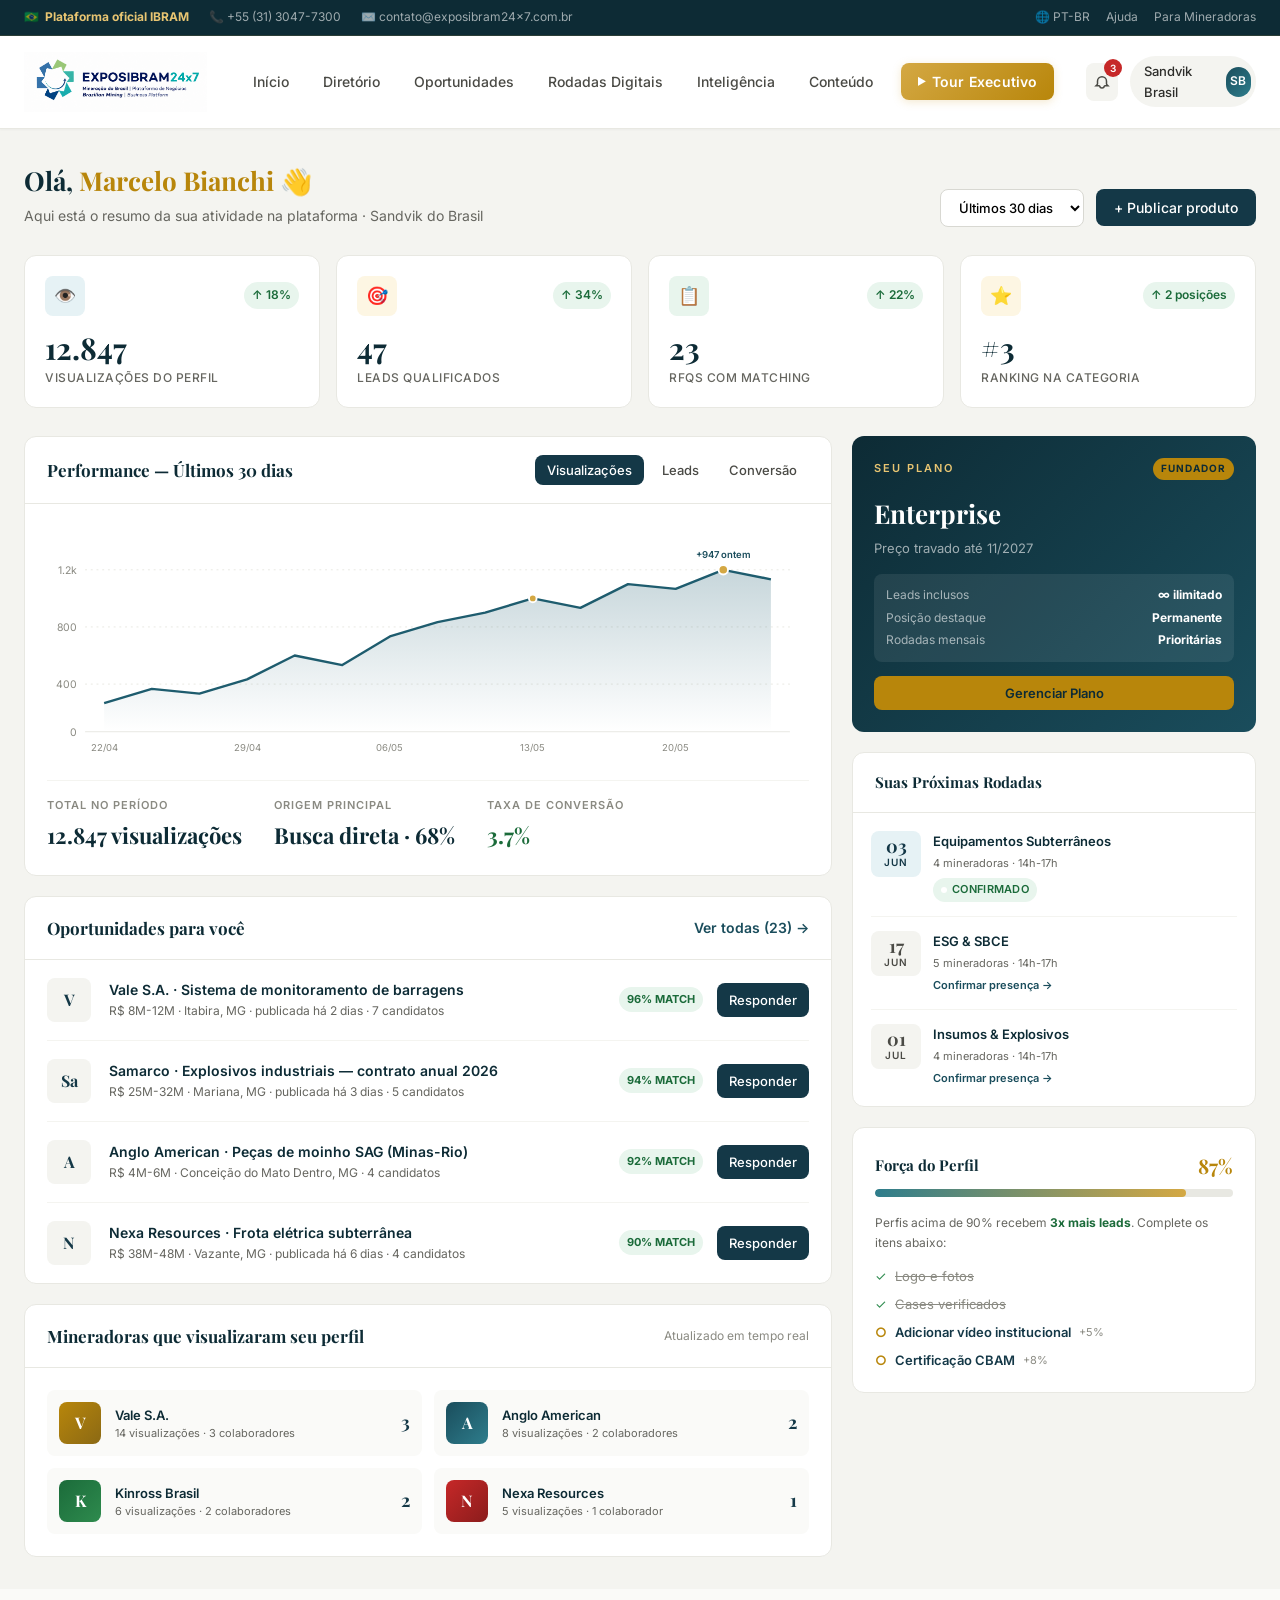
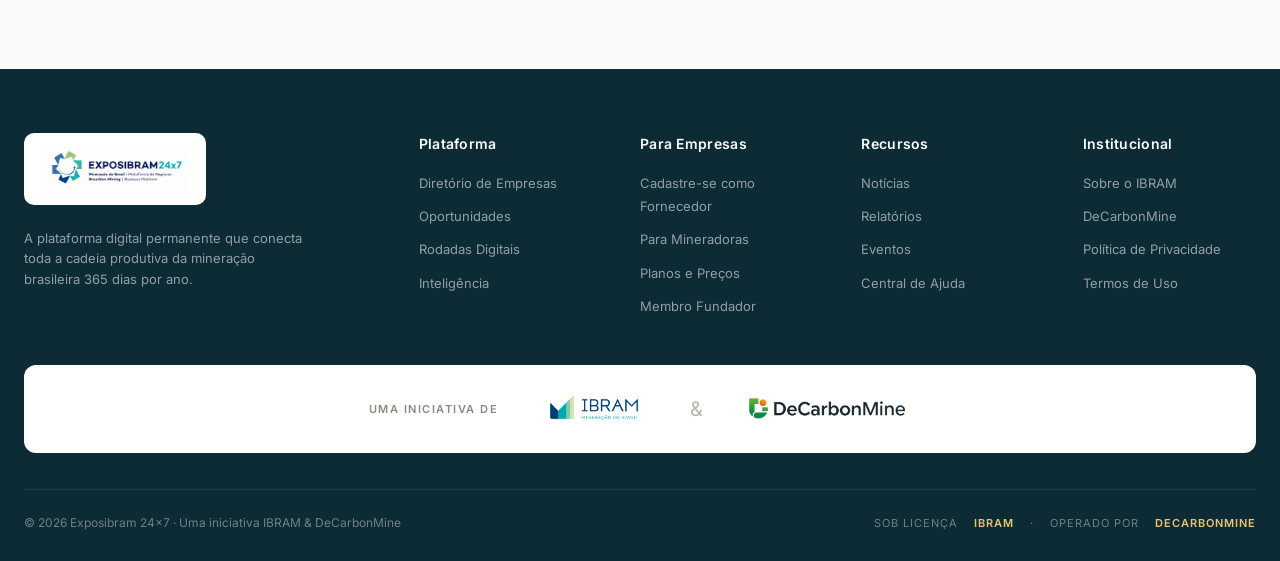
<file: dashboard.html>
<!DOCTYPE html>
<html lang="pt-BR">
<head>
  <meta charset="UTF-8">
  <meta name="viewport" content="width=device-width, initial-scale=1.0">
  <title>Dashboard · Sandvik do Brasil · Exposibram 24x7</title>
  <link rel="icon" type="image/svg+xml" href="data:image/svg+xml,%3Csvg xmlns='http://www.w3.org/2000/svg' viewBox='0 0 24 24'%3E%3Cpolygon points='12,2 22,8 22,16 12,22 2,16 2,8' fill='%23D4A843'/%3E%3C/svg%3E">
  <link rel="stylesheet" href="assets/styles.css">
</head>
<body>

  <div id="app-header"></div>

  <!-- ─── DASHBOARD ────────────────────────────────────────── -->
  <div class="dashboard-wrap">
    <div class="container">

      <!-- Welcome Header -->
      <div class="dashboard-header">
        <div class="welcome-block">
          <h1>Olá, <span style="color:var(--gold-600)">Marcelo Bianchi</span> 👋</h1>
          <p>Aqui está o resumo da sua atividade na plataforma · Sandvik do Brasil</p>
        </div>
        <div style="display:flex; gap: 12px; align-items:center;">
          <select style="background:var(--white); border:1px solid var(--gray-300); padding: 9px 14px; border-radius: var(--radius-md); font-size: 13px; cursor: pointer; font-weight: 500;">
            <option>Últimos 30 dias</option>
            <option>Últimos 7 dias</option>
            <option>Este trimestre</option>
            <option>Este ano</option>
          </select>
          <button class="btn btn-primary">+ Publicar produto</button>
        </div>
      </div>

      <!-- KPI Cards -->
      <div class="kpi-grid">
        <div class="kpi-card">
          <div class="kpi-header">
            <div class="kpi-icon kpi-icon-teal">👁️</div>
            <span class="kpi-trend kpi-trend-up">↑ 18%</span>
          </div>
          <div class="kpi-value">12.847</div>
          <div class="kpi-label">Visualizações do perfil</div>
        </div>
        <div class="kpi-card">
          <div class="kpi-header">
            <div class="kpi-icon kpi-icon-gold">🎯</div>
            <span class="kpi-trend kpi-trend-up">↑ 34%</span>
          </div>
          <div class="kpi-value">47</div>
          <div class="kpi-label">Leads qualificados</div>
        </div>
        <div class="kpi-card">
          <div class="kpi-header">
            <div class="kpi-icon kpi-icon-green">📋</div>
            <span class="kpi-trend kpi-trend-up">↑ 22%</span>
          </div>
          <div class="kpi-value">23</div>
          <div class="kpi-label">RFQs com matching</div>
        </div>
        <div class="kpi-card">
          <div class="kpi-header">
            <div class="kpi-icon kpi-icon-gold">⭐</div>
            <span class="kpi-trend kpi-trend-up">↑ 2 posições</span>
          </div>
          <div class="kpi-value">#3</div>
          <div class="kpi-label">Ranking na categoria</div>
        </div>
      </div>

      <!-- Main Grid -->
      <div style="display: grid; grid-template-columns: 2fr 1fr; gap: 20px;">

        <!-- COLUNA ESQUERDA -->
        <div style="display:flex; flex-direction:column; gap: 20px;">

          <!-- Performance Chart -->
          <div class="panel">
            <div class="panel-header">
              <h2 class="panel-title">Performance — Últimos 30 dias</h2>
              <div style="display:flex; gap: 6px;">
                <button class="btn btn-primary btn-sm">Visualizações</button>
                <button class="btn btn-ghost btn-sm">Leads</button>
                <button class="btn btn-ghost btn-sm">Conversão</button>
              </div>
            </div>
            <div class="panel-body">
              <!-- Gráfico SVG simulado -->
              <svg viewBox="0 0 800 240" style="width:100%; height:240px;">
                <defs>
                  <linearGradient id="lineGrad" x1="0" y1="0" x2="0" y2="1">
                    <stop offset="0%" stop-color="#1E5C6E" stop-opacity="0.25"/>
                    <stop offset="100%" stop-color="#1E5C6E" stop-opacity="0"/>
                  </linearGradient>
                  <linearGradient id="goldGrad" x1="0" y1="0" x2="0" y2="1">
                    <stop offset="0%" stop-color="#D4A843" stop-opacity="0.2"/>
                    <stop offset="100%" stop-color="#D4A843" stop-opacity="0"/>
                  </linearGradient>
                </defs>
                <!-- Grid -->
                <line x1="40" y1="40" x2="780" y2="40" stroke="#E8E8E2" stroke-dasharray="2,4"/>
                <line x1="40" y1="100" x2="780" y2="100" stroke="#E8E8E2" stroke-dasharray="2,4"/>
                <line x1="40" y1="160" x2="780" y2="160" stroke="#E8E8E2" stroke-dasharray="2,4"/>
                <line x1="40" y1="210" x2="780" y2="210" stroke="#E8E8E2"/>
                <!-- Y labels -->
                <text x="32" y="44" text-anchor="end" font-size="11" fill="#8A8A82">1.2k</text>
                <text x="32" y="104" text-anchor="end" font-size="11" fill="#8A8A82">800</text>
                <text x="32" y="164" text-anchor="end" font-size="11" fill="#8A8A82">400</text>
                <text x="32" y="214" text-anchor="end" font-size="11" fill="#8A8A82">0</text>
                <!-- Linha principal (visualizações) -->
                <path d="M 60 180 L 110 165 L 160 170 L 210 155 L 260 130 L 310 140 L 360 110 L 410 95 L 460 85 L 510 70 L 560 80 L 610 55 L 660 60 L 710 40 L 760 50"
                      fill="none" stroke="#1E5C6E" stroke-width="2.5" stroke-linejoin="round"/>
                <path d="M 60 180 L 110 165 L 160 170 L 210 155 L 260 130 L 310 140 L 360 110 L 410 95 L 460 85 L 510 70 L 560 80 L 610 55 L 660 60 L 710 40 L 760 50 L 760 210 L 60 210 Z"
                      fill="url(#lineGrad)"/>
                <!-- Pontos destacados -->
                <circle cx="510" cy="70" r="4" fill="#D4A843" stroke="#fff" stroke-width="2"/>
                <circle cx="710" cy="40" r="5" fill="#D4A843" stroke="#fff" stroke-width="2"/>
                <text x="710" y="28" text-anchor="middle" font-size="10" font-weight="600" fill="#1A4D5C">+947 ontem</text>
                <!-- X labels -->
                <text x="60" y="230" text-anchor="middle" font-size="10" fill="#8A8A82">22/04</text>
                <text x="210" y="230" text-anchor="middle" font-size="10" fill="#8A8A82">29/04</text>
                <text x="360" y="230" text-anchor="middle" font-size="10" fill="#8A8A82">06/05</text>
                <text x="510" y="230" text-anchor="middle" font-size="10" fill="#8A8A82">13/05</text>
                <text x="660" y="230" text-anchor="middle" font-size="10" fill="#8A8A82">20/05</text>
              </svg>
              <div style="display: flex; gap: 32px; padding-top: 16px; border-top: 1px solid var(--gray-100); margin-top: 8px;">
                <div>
                  <div style="font-size: 11px; color: var(--gray-500); text-transform: uppercase; letter-spacing: 1px; font-weight: 600; margin-bottom: 4px">Total no período</div>
                  <div style="font-family: var(--font-serif); font-size: 22px; font-weight: 700; color: var(--teal-900)">12.847 visualizações</div>
                </div>
                <div>
                  <div style="font-size: 11px; color: var(--gray-500); text-transform: uppercase; letter-spacing: 1px; font-weight: 600; margin-bottom: 4px">Origem principal</div>
                  <div style="font-family: var(--font-serif); font-size: 22px; font-weight: 700; color: var(--teal-900)">Busca direta · 68%</div>
                </div>
                <div>
                  <div style="font-size: 11px; color: var(--gray-500); text-transform: uppercase; letter-spacing: 1px; font-weight: 600; margin-bottom: 4px">Taxa de conversão</div>
                  <div style="font-family: var(--font-serif); font-size: 22px; font-weight: 700; color: var(--green-600)">3.7%</div>
                </div>
              </div>
            </div>
          </div>

          <!-- RFQs em destaque para você -->
          <div class="panel">
            <div class="panel-header">
              <h2 class="panel-title">Oportunidades para você</h2>
              <a href="rfq.html" class="section-link">Ver todas (23) →</a>
            </div>
            <div class="panel-body" style="padding: 0;">
              <div class="lead-list" style="padding: 0 22px;">
                <div class="lead-item" style="padding: 18px 0">
                  <div class="lead-logo">V</div>
                  <div class="lead-meta">
                    <div class="lead-title">Vale S.A. · Sistema de monitoramento de barragens</div>
                    <div class="lead-sub">R$ 8M-12M · Itabira, MG · publicada há 2 dias · 7 candidatos</div>
                  </div>
                  <span class="lead-match">96% MATCH</span>
                  <a href="rfq.html" class="btn btn-primary btn-sm">Responder</a>
                </div>
                <div class="lead-item" style="padding: 18px 0">
                  <div class="lead-logo">Sa</div>
                  <div class="lead-meta">
                    <div class="lead-title">Samarco · Explosivos industriais — contrato anual 2026</div>
                    <div class="lead-sub">R$ 25M-32M · Mariana, MG · publicada há 3 dias · 5 candidatos</div>
                  </div>
                  <span class="lead-match">94% MATCH</span>
                  <a href="rfq.html" class="btn btn-primary btn-sm">Responder</a>
                </div>
                <div class="lead-item" style="padding: 18px 0">
                  <div class="lead-logo">A</div>
                  <div class="lead-meta">
                    <div class="lead-title">Anglo American · Peças de moinho SAG (Minas-Rio)</div>
                    <div class="lead-sub">R$ 4M-6M · Conceição do Mato Dentro, MG · 4 candidatos</div>
                  </div>
                  <span class="lead-match">92% MATCH</span>
                  <a href="rfq.html" class="btn btn-primary btn-sm">Responder</a>
                </div>
                <div class="lead-item" style="padding: 18px 0">
                  <div class="lead-logo">N</div>
                  <div class="lead-meta">
                    <div class="lead-title">Nexa Resources · Frota elétrica subterrânea</div>
                    <div class="lead-sub">R$ 38M-48M · Vazante, MG · publicada há 6 dias · 4 candidatos</div>
                  </div>
                  <span class="lead-match">90% MATCH</span>
                  <a href="rfq.html" class="btn btn-primary btn-sm">Responder</a>
                </div>
              </div>
            </div>
          </div>

          <!-- Visualizações por mineradora -->
          <div class="panel">
            <div class="panel-header">
              <h2 class="panel-title">Mineradoras que visualizaram seu perfil</h2>
              <span style="font-size: 12px; color: var(--gray-500)">Atualizado em tempo real</span>
            </div>
            <div class="panel-body">
              <div style="display: grid; grid-template-columns: repeat(2, 1fr); gap: 12px">
                <div style="display:flex; gap: 14px; align-items:center; padding: 12px; background: var(--gray-50); border-radius: var(--radius-md)">
                  <div style="width:42px; height:42px; background:linear-gradient(135deg, var(--gold-600), var(--gold-700)); color:var(--white); border-radius:var(--radius-md); display:flex; align-items:center; justify-content:center; font-family:var(--font-serif); font-weight:700; font-size:16px">V</div>
                  <div style="flex:1; min-width:0">
                    <div style="font-weight:600; font-size:13px; color:var(--teal-900)">Vale S.A.</div>
                    <div style="font-size:11px; color:var(--gray-600)">14 visualizações · 3 colaboradores</div>
                  </div>
                  <div style="font-family:var(--font-serif); font-weight:700; color:var(--teal-800); font-size:18px">3</div>
                </div>
                <div style="display:flex; gap: 14px; align-items:center; padding: 12px; background: var(--gray-50); border-radius: var(--radius-md)">
                  <div style="width:42px; height:42px; background:linear-gradient(135deg, var(--teal-700), var(--teal-500)); color:var(--white); border-radius:var(--radius-md); display:flex; align-items:center; justify-content:center; font-family:var(--font-serif); font-weight:700; font-size:16px">A</div>
                  <div style="flex:1; min-width:0">
                    <div style="font-weight:600; font-size:13px; color:var(--teal-900)">Anglo American</div>
                    <div style="font-size:11px; color:var(--gray-600)">8 visualizações · 2 colaboradores</div>
                  </div>
                  <div style="font-family:var(--font-serif); font-weight:700; color:var(--teal-800); font-size:18px">2</div>
                </div>
                <div style="display:flex; gap: 14px; align-items:center; padding: 12px; background: var(--gray-50); border-radius: var(--radius-md)">
                  <div style="width:42px; height:42px; background:linear-gradient(135deg, var(--green-600), var(--green-500)); color:var(--white); border-radius:var(--radius-md); display:flex; align-items:center; justify-content:center; font-family:var(--font-serif); font-weight:700; font-size:16px">K</div>
                  <div style="flex:1; min-width:0">
                    <div style="font-weight:600; font-size:13px; color:var(--teal-900)">Kinross Brasil</div>
                    <div style="font-size:11px; color:var(--gray-600)">6 visualizações · 2 colaboradores</div>
                  </div>
                  <div style="font-family:var(--font-serif); font-weight:700; color:var(--teal-800); font-size:18px">2</div>
                </div>
                <div style="display:flex; gap: 14px; align-items:center; padding: 12px; background: var(--gray-50); border-radius: var(--radius-md)">
                  <div style="width:42px; height:42px; background:linear-gradient(135deg, var(--red-500), var(--red-600)); color:var(--white); border-radius:var(--radius-md); display:flex; align-items:center; justify-content:center; font-family:var(--font-serif); font-weight:700; font-size:16px">N</div>
                  <div style="flex:1; min-width:0">
                    <div style="font-weight:600; font-size:13px; color:var(--teal-900)">Nexa Resources</div>
                    <div style="font-size:11px; color:var(--gray-600)">5 visualizações · 1 colaborador</div>
                  </div>
                  <div style="font-family:var(--font-serif); font-weight:700; color:var(--teal-800); font-size:18px">1</div>
                </div>
              </div>
            </div>
          </div>

        </div>

        <!-- COLUNA DIREITA -->
        <div style="display:flex; flex-direction:column; gap: 20px;">

          <!-- Plano ativo -->
          <div style="background: linear-gradient(135deg, var(--teal-900), var(--teal-700)); border-radius: var(--radius-lg); padding: 22px; color: var(--white)">
            <div style="display:flex; align-items:center; justify-content:space-between; margin-bottom: 14px">
              <span style="font-size:11px; letter-spacing:2px; text-transform:uppercase; color:var(--gold-400); font-weight:600">SEU PLANO</span>
              <span style="background:var(--gold-600); color:var(--teal-900); font-size:10px; font-weight:700; letter-spacing:1px; text-transform:uppercase; padding: 3px 8px; border-radius: var(--radius-full)">FUNDADOR</span>
            </div>
            <div style="font-family:var(--font-serif); font-size: 26px; font-weight: 700; margin-bottom: 4px;">Enterprise</div>
            <div style="font-size:13px; color: rgba(255,255,255,0.6); margin-bottom: 16px;">Preço travado até 11/2027</div>
            <div style="background: rgba(255,255,255,0.08); border-radius: var(--radius-md); padding: 12px; margin-bottom: 14px; font-size: 12px;">
              <div style="display:flex; justify-content:space-between; margin-bottom: 4px"><span style="color:rgba(255,255,255,0.6)">Leads inclusos</span><strong style="color:var(--white)">∞ ilimitado</strong></div>
              <div style="display:flex; justify-content:space-between; margin-bottom: 4px"><span style="color:rgba(255,255,255,0.6)">Posição destaque</span><strong style="color:var(--white)">Permanente</strong></div>
              <div style="display:flex; justify-content:space-between"><span style="color:rgba(255,255,255,0.6)">Rodadas mensais</span><strong style="color:var(--white)">Prioritárias</strong></div>
            </div>
            <a href="#" class="btn btn-gold btn-sm" style="width:100%">Gerenciar Plano</a>
          </div>

          <!-- Próximas rodadas -->
          <div class="panel">
            <div class="panel-header">
              <h2 class="panel-title" style="font-size: 15px;">Suas Próximas Rodadas</h2>
            </div>
            <div class="panel-body" style="padding: 18px;">
              <div style="display:flex; flex-direction: column; gap: 14px;">
                <div style="display:flex; gap: 12px; align-items:flex-start; padding-bottom: 14px; border-bottom: 1px solid var(--gray-100);">
                  <div style="background: var(--teal-100); color: var(--teal-800); padding: 6px 10px; border-radius: var(--radius-md); text-align: center; flex-shrink: 0; min-width: 50px;">
                    <div style="font-family:var(--font-serif); font-weight: 700; font-size: 18px; line-height: 1;">03</div>
                    <div style="font-size: 10px; text-transform: uppercase; letter-spacing: 1px; font-weight: 600;">JUN</div>
                  </div>
                  <div>
                    <div style="font-weight: 600; font-size: 13px; color: var(--teal-900); margin-bottom: 4px;">Equipamentos Subterrâneos</div>
                    <div style="font-size: 11px; color: var(--gray-600);">4 mineradoras · 14h-17h</div>
                    <span class="badge-pill badge-live" style="margin-top: 6px; background: var(--green-100); color: var(--green-600); padding: 3px 8px">CONFIRMADO</span>
                  </div>
                </div>
                <div style="display:flex; gap: 12px; align-items:flex-start; padding-bottom: 14px; border-bottom: 1px solid var(--gray-100);">
                  <div style="background: var(--gray-100); color: var(--gray-700); padding: 6px 10px; border-radius: var(--radius-md); text-align: center; flex-shrink: 0; min-width: 50px;">
                    <div style="font-family:var(--font-serif); font-weight: 700; font-size: 18px; line-height: 1;">17</div>
                    <div style="font-size: 10px; text-transform: uppercase; letter-spacing: 1px; font-weight: 600;">JUN</div>
                  </div>
                  <div>
                    <div style="font-weight: 600; font-size: 13px; color: var(--teal-900); margin-bottom: 4px;">ESG & SBCE</div>
                    <div style="font-size: 11px; color: var(--gray-600);">5 mineradoras · 14h-17h</div>
                    <a href="rodadas.html" style="font-size: 11px; color: var(--teal-700); font-weight: 600;">Confirmar presença →</a>
                  </div>
                </div>
                <div style="display:flex; gap: 12px; align-items:flex-start;">
                  <div style="background: var(--gray-100); color: var(--gray-700); padding: 6px 10px; border-radius: var(--radius-md); text-align: center; flex-shrink: 0; min-width: 50px;">
                    <div style="font-family:var(--font-serif); font-weight: 700; font-size: 18px; line-height: 1;">01</div>
                    <div style="font-size: 10px; text-transform: uppercase; letter-spacing: 1px; font-weight: 600;">JUL</div>
                  </div>
                  <div>
                    <div style="font-weight: 600; font-size: 13px; color: var(--teal-900); margin-bottom: 4px;">Insumos & Explosivos</div>
                    <div style="font-size: 11px; color: var(--gray-600);">4 mineradoras · 14h-17h</div>
                    <a href="rodadas.html" style="font-size: 11px; color: var(--teal-700); font-weight: 600;">Confirmar presença →</a>
                  </div>
                </div>
              </div>
            </div>
          </div>

          <!-- Completude do perfil -->
          <div class="panel">
            <div class="panel-body" style="padding: 22px;">
              <div style="display:flex; justify-content:space-between; align-items:center; margin-bottom: 8px;">
                <h3 style="font-family:var(--font-serif); font-size:15px; font-weight: 700; color: var(--teal-900);">Força do Perfil</h3>
                <span style="font-family:var(--font-serif); font-size:20px; font-weight:700; color:var(--gold-600);">87%</span>
              </div>
              <div class="progress-track" style="margin-bottom: 16px;">
                <div class="progress-fill" style="width: 87%"></div>
              </div>
              <p style="font-size: 12px; color: var(--gray-600); line-height: 1.6; margin-bottom: 14px;">Perfis acima de 90% recebem <strong style="color:var(--green-600)">3x mais leads</strong>. Complete os itens abaixo:</p>
              <div style="display: flex; flex-direction:column; gap:8px;">
                <div style="display:flex; align-items:center; gap:8px; font-size: 13px;">
                  <span style="color: var(--green-500)">✓</span>
                  <span style="color: var(--gray-500); text-decoration: line-through;">Logo e fotos</span>
                </div>
                <div style="display:flex; align-items:center; gap:8px; font-size: 13px;">
                  <span style="color: var(--green-500)">✓</span>
                  <span style="color: var(--gray-500); text-decoration: line-through;">Cases verificados</span>
                </div>
                <div style="display:flex; align-items:center; gap:8px; font-size: 13px;">
                  <span style="color: var(--gold-600); font-weight: 700">○</span>
                  <a href="#" style="color: var(--teal-800); font-weight: 600;">Adicionar vídeo institucional</a>
                  <span style="font-size: 11px; color: var(--gray-500);">+5%</span>
                </div>
                <div style="display:flex; align-items:center; gap:8px; font-size: 13px;">
                  <span style="color: var(--gold-600); font-weight: 700">○</span>
                  <a href="#" style="color: var(--teal-800); font-weight: 600;">Certificação CBAM</a>
                  <span style="font-size: 11px; color: var(--gray-500);">+8%</span>
                </div>
              </div>
            </div>
          </div>

        </div>

      </div>
    </div>
  </div>

  <div id="app-footer"></div>
  <script src="assets/shared.js"></script>
</body>
</html>
</file>
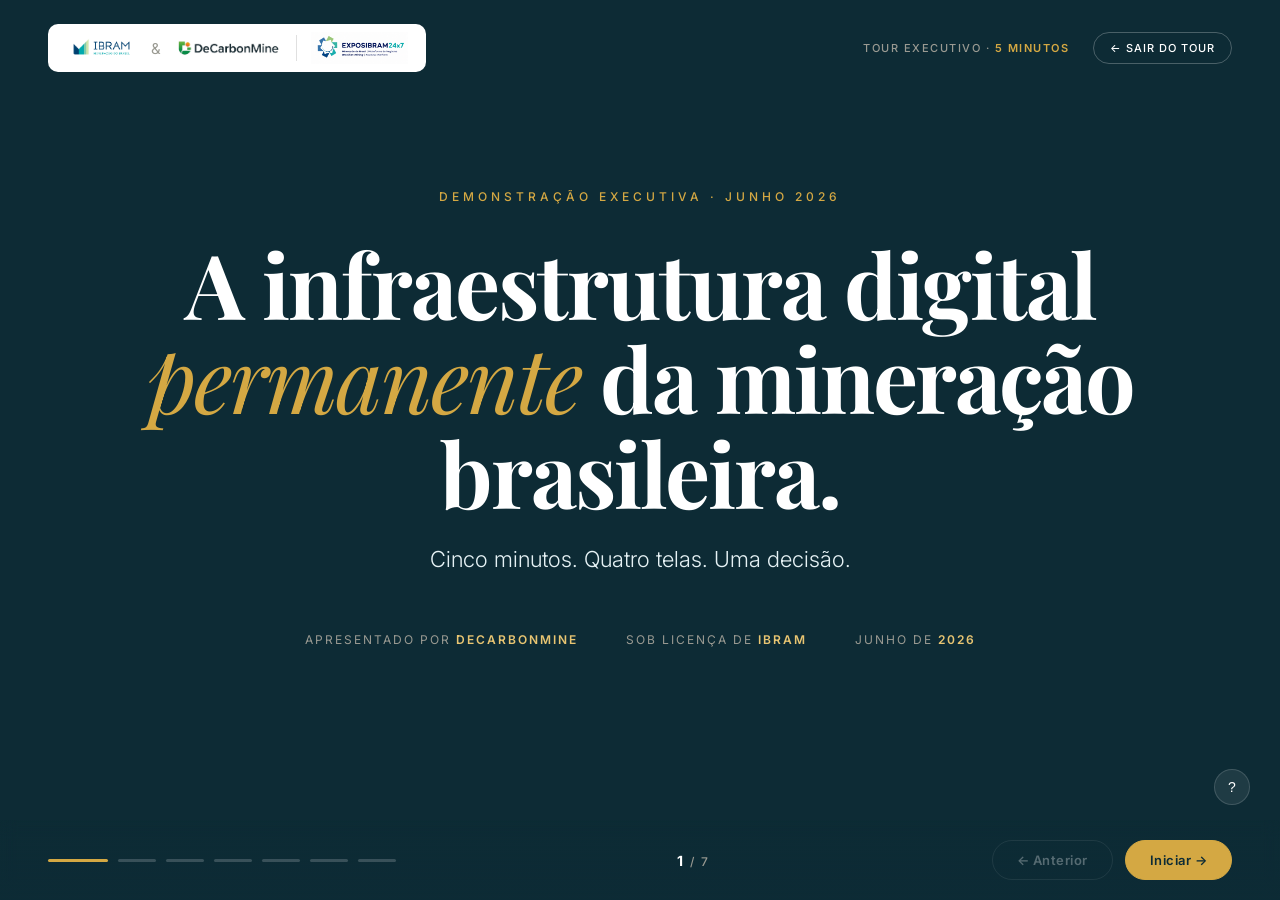
<file: demo.html>
<!DOCTYPE html>
<html lang="pt-BR">
<head>
  <meta charset="UTF-8">
  <meta name="viewport" content="width=device-width, initial-scale=1.0">
  <title>Tour Executivo · Exposibram 24x7</title>
  <link href="https://fonts.googleapis.com/css2?family=Inter:wght@300;400;500;600;700;800&family=Playfair+Display:wght@400;700&display=swap" rel="stylesheet">
  <style>
    :root {
      --teal-900: #0D2B35;
      --teal-800: #143847;
      --teal-700: #1A4D5C;
      --teal-600: #1E5C6E;
      --teal-500: #2E7D8C;
      --teal-100: #E6F2F5;
      --gold-700: #8B6914;
      --gold-600: #B8860B;
      --gold-500: #D4A843;
      --gold-400: #E8C572;
      --gold-100: #FDF6E3;
      --green-600: #1B6B3A;
      --green-500: #2E8B4E;
      --white: #FFFFFF;
      --off-white: #FAFAF7;
      --gray-100: #F4F4F0;
      --gray-200: #E8E8E2;
      --gray-400: #9A9A92;
      --gray-600: #5A5A55;
      --gray-800: #2A2A28;
    }

    * { box-sizing: border-box; margin: 0; padding: 0; }
    html, body {
      height: 100%;
      font-family: 'Inter', system-ui, sans-serif;
      background: var(--teal-900);
      color: var(--white);
      overflow: hidden;
      -webkit-font-smoothing: antialiased;
    }

    /* ─── BRAND HEADER (presente em todas as telas) ─── */
    .brand-header {
      position: fixed;
      top: 0; left: 0; right: 0;
      padding: 24px 48px;
      display: flex;
      align-items: center;
      justify-content: space-between;
      z-index: 100;
      pointer-events: none;
    }
    .brand-logo {
      display: flex;
      align-items: center;
      gap: 18px;
      pointer-events: auto;
    }
    .brand-ibram {
      font-family: 'Playfair Display', serif;
      font-size: 28px;
      font-weight: 700;
      color: var(--white);
      letter-spacing: 0.5px;
      line-height: 1;
    }
    .brand-ibram-sub {
      display: block;
      font-family: 'Inter', sans-serif;
      font-size: 9px;
      font-weight: 500;
      letter-spacing: 2.5px;
      text-transform: uppercase;
      color: var(--gold-400);
      margin-top: 4px;
    }
    .brand-x {
      font-family: 'Playfair Display', serif;
      font-size: 22px;
      color: var(--gold-500);
      font-weight: 300;
    }
    .brand-expo {
      font-family: 'Inter', sans-serif;
      font-size: 20px;
      font-weight: 600;
      color: var(--white);
      letter-spacing: -0.3px;
      line-height: 1;
    }
    .brand-expo-sub {
      display: block;
      font-family: 'Inter', sans-serif;
      font-size: 9px;
      font-weight: 500;
      letter-spacing: 2.5px;
      text-transform: uppercase;
      color: var(--gold-400);
      margin-top: 4px;
    }
    .header-meta {
      pointer-events: auto;
      font-size: 11px;
      font-weight: 500;
      letter-spacing: 1.5px;
      text-transform: uppercase;
      color: var(--gray-400);
      display: flex;
      align-items: center;
      gap: 24px;
    }
    .header-meta strong { color: var(--gold-500); font-weight: 600; }
    .header-meta a.exit-link {
      color: var(--white);
      text-decoration: none;
      padding: 8px 16px;
      border: 1px solid rgba(255,255,255,0.25);
      border-radius: 100px;
      font-size: 11px;
      transition: all 0.2s ease;
      letter-spacing: 1px;
    }
    .header-meta a.exit-link:hover { border-color: var(--gold-500); color: var(--gold-500); }

    /* ─── SCENE CONTAINER ─── */
    .scene {
      position: absolute;
      inset: 0;
      display: none;
      flex-direction: column;
      padding: 110px 64px 100px 64px;
      animation: sceneFade 0.6s ease;
    }
    .scene.active { display: flex; }
    @keyframes sceneFade {
      from { opacity: 0; transform: translateY(8px); }
      to { opacity: 1; transform: translateY(0); }
    }

    /* ─── NAVIGATION BAR ─── */
    .nav-bar {
      position: fixed;
      bottom: 0; left: 0; right: 0;
      padding: 20px 48px;
      display: flex;
      align-items: center;
      justify-content: space-between;
      background: linear-gradient(to top, rgba(13, 43, 53, 0.95), transparent);
      backdrop-filter: blur(8px);
      z-index: 100;
    }
    .nav-progress {
      display: flex;
      gap: 10px;
      align-items: center;
    }
    .nav-dot {
      width: 38px;
      height: 3px;
      background: rgba(255,255,255,0.18);
      border-radius: 2px;
      cursor: pointer;
      transition: all 0.3s ease;
    }
    .nav-dot.active { background: var(--gold-500); width: 60px; }
    .nav-dot:hover:not(.active) { background: rgba(255,255,255,0.4); }
    .nav-counter {
      font-size: 12px;
      color: var(--gray-400);
      letter-spacing: 2px;
      text-transform: uppercase;
      font-weight: 500;
    }
    .nav-counter strong { color: var(--white); font-weight: 700; font-size: 14px; }
    .nav-buttons {
      display: flex;
      gap: 12px;
    }
    .nav-btn {
      padding: 11px 24px;
      background: transparent;
      border: 1.5px solid rgba(255,255,255,0.25);
      color: var(--white);
      font-family: 'Inter', sans-serif;
      font-size: 13px;
      font-weight: 600;
      letter-spacing: 0.5px;
      border-radius: 100px;
      cursor: pointer;
      transition: all 0.2s ease;
    }
    .nav-btn:hover { border-color: var(--gold-500); color: var(--gold-500); }
    .nav-btn.primary {
      background: var(--gold-500);
      border-color: var(--gold-500);
      color: var(--teal-900);
    }
    .nav-btn.primary:hover { background: var(--gold-400); border-color: var(--gold-400); }
    .nav-btn:disabled { opacity: 0.3; cursor: not-allowed; }

    /* ═══════════════════════════════════════════════════════════════ */
    /* SCENE 0 — OPENING                                                */
    /* ═══════════════════════════════════════════════════════════════ */
    .scene-opening {
      align-items: center;
      justify-content: center;
      text-align: center;
      padding: 0 64px;
    }
    .opening-eyebrow {
      font-size: 12px;
      font-weight: 500;
      letter-spacing: 4px;
      text-transform: uppercase;
      color: var(--gold-500);
      margin-bottom: 32px;
    }
    .opening-title {
      font-family: 'Playfair Display', serif;
      font-size: clamp(48px, 7vw, 92px);
      font-weight: 700;
      line-height: 1.05;
      letter-spacing: -2px;
      margin-bottom: 24px;
      max-width: 1100px;
    }
    .opening-title em {
      font-style: italic;
      color: var(--gold-500);
      font-weight: 400;
    }
    .opening-sub {
      font-size: 22px;
      font-weight: 300;
      color: var(--teal-100);
      max-width: 720px;
      line-height: 1.5;
      margin-bottom: 56px;
    }
    .opening-meta {
      display: flex;
      gap: 48px;
      justify-content: center;
      font-size: 12px;
      letter-spacing: 2px;
      text-transform: uppercase;
      color: var(--gray-400);
      margin-bottom: 64px;
    }
    .opening-meta strong { color: var(--gold-400); font-weight: 600; }

    /* ═══════════════════════════════════════════════════════════════ */
    /* SCENE LAYOUTS                                                    */
    /* ═══════════════════════════════════════════════════════════════ */
    .scene-grid {
      display: grid;
      grid-template-columns: minmax(380px, 1fr) 2fr;
      gap: 64px;
      align-items: stretch;
      flex: 1;
      max-width: 1700px;
      margin: 0 auto;
      width: 100%;
    }

    /* Caption (lado esquerdo) */
    .caption-panel {
      display: flex;
      flex-direction: column;
      justify-content: center;
      padding: 32px 0;
    }
    .caption-eyebrow {
      font-size: 11px;
      font-weight: 500;
      letter-spacing: 4px;
      text-transform: uppercase;
      color: var(--gold-500);
      margin-bottom: 24px;
    }
    .caption-title {
      font-family: 'Playfair Display', serif;
      font-size: clamp(36px, 4vw, 56px);
      font-weight: 700;
      line-height: 1.05;
      letter-spacing: -1.5px;
      margin-bottom: 28px;
    }
    .caption-title em { font-style: italic; color: var(--gold-500); font-weight: 400; }
    .caption-divider {
      width: 56px;
      height: 3px;
      background: var(--gold-500);
      margin: 0 0 28px 0;
    }
    .caption-quote {
      font-size: 20px;
      font-weight: 300;
      line-height: 1.55;
      color: var(--teal-100);
      font-style: italic;
      padding-left: 24px;
      border-left: 3px solid var(--gold-500);
      margin-bottom: 32px;
    }
    .caption-key {
      display: flex;
      align-items: flex-start;
      gap: 12px;
      margin-bottom: 16px;
      font-size: 15px;
      color: var(--white);
      line-height: 1.5;
    }
    .caption-key-bullet {
      flex-shrink: 0;
      width: 6px;
      height: 6px;
      background: var(--gold-500);
      border-radius: 50%;
      margin-top: 9px;
    }
    .caption-explore {
      margin-top: 32px;
      padding-top: 24px;
      border-top: 1px solid rgba(255,255,255,0.12);
    }
    .caption-explore-label {
      font-size: 10px;
      font-weight: 600;
      letter-spacing: 2px;
      text-transform: uppercase;
      color: var(--gray-400);
      margin-bottom: 12px;
    }
    .caption-explore-btn {
      display: inline-flex;
      align-items: center;
      gap: 8px;
      padding: 12px 22px;
      background: rgba(212, 168, 67, 0.12);
      border: 1px solid rgba(212, 168, 67, 0.5);
      color: var(--gold-500);
      font-family: 'Inter', sans-serif;
      font-size: 13px;
      font-weight: 600;
      text-decoration: none;
      border-radius: 100px;
      transition: all 0.2s ease;
    }
    .caption-explore-btn:hover {
      background: var(--gold-500);
      color: var(--teal-900);
      border-color: var(--gold-500);
    }
    .caption-explore-btn::after { content: "↗"; font-size: 16px; }

    /* Visual panel (lado direito) */
    .visual-panel {
      background: var(--white);
      border-radius: 16px;
      box-shadow: 0 30px 80px rgba(0,0,0,0.4), 0 0 0 1px rgba(255,255,255,0.08);
      overflow: hidden;
      color: var(--gray-800);
      display: flex;
      flex-direction: column;
      position: relative;
    }
    .visual-chrome {
      display: flex;
      align-items: center;
      padding: 14px 20px;
      background: var(--off-white);
      border-bottom: 1px solid var(--gray-200);
      gap: 8px;
      flex-shrink: 0;
    }
    .visual-chrome-dot {
      width: 11px; height: 11px; border-radius: 50%;
      background: var(--gray-200);
    }
    .visual-chrome-url {
      flex: 1;
      text-align: center;
      font-size: 12px;
      color: var(--gray-600);
      letter-spacing: 0.5px;
      margin: 0 80px;
      padding: 6px 14px;
      background: var(--white);
      border-radius: 100px;
      border: 1px solid var(--gray-200);
    }
    .visual-chrome-url strong { color: var(--teal-900); }
    .visual-body {
      flex: 1;
      overflow: auto;
      padding: 32px;
    }

    /* ═══════════════════════════════════════════════════════════════ */
    /* SCENE 1 — DIRETÓRIO                                              */
    /* ═══════════════════════════════════════════════════════════════ */
    .diretorio-header {
      display: flex;
      justify-content: space-between;
      align-items: baseline;
      margin-bottom: 24px;
      padding-bottom: 18px;
      border-bottom: 2px solid var(--gray-100);
    }
    .diretorio-title {
      font-size: 22px;
      font-weight: 700;
      color: var(--teal-900);
    }
    .diretorio-count {
      font-size: 13px;
      color: var(--gray-600);
    }
    .diretorio-count strong { color: var(--gold-600); font-size: 16px; font-weight: 700; }

    .diretorio-filters {
      display: flex;
      gap: 8px;
      margin-bottom: 24px;
      flex-wrap: wrap;
    }
    .filter-chip {
      padding: 6px 14px;
      border-radius: 100px;
      font-size: 12px;
      font-weight: 500;
      background: var(--gray-100);
      color: var(--gray-600);
      border: 1px solid var(--gray-200);
    }
    .filter-chip.active {
      background: var(--teal-900);
      color: var(--white);
      border-color: var(--teal-900);
    }
    .filter-chip.featured {
      background: var(--gold-100);
      color: var(--gold-700);
      border-color: var(--gold-400);
    }

    .empresa-grid {
      display: grid;
      grid-template-columns: repeat(3, 1fr);
      gap: 14px;
    }
    .empresa-card {
      padding: 16px;
      border: 1px solid var(--gray-200);
      border-radius: 10px;
      background: var(--white);
      transition: all 0.2s ease;
      position: relative;
    }
    .empresa-card.highlight {
      border: 2px solid var(--gold-500);
      background: var(--gold-50);
    }
    .empresa-card.highlight::before {
      content: "Associado IBRAM";
      position: absolute;
      top: -8px;
      right: 12px;
      background: var(--gold-500);
      color: var(--white);
      font-size: 9px;
      font-weight: 700;
      letter-spacing: 0.5px;
      padding: 3px 8px;
      border-radius: 4px;
      text-transform: uppercase;
    }
    .empresa-logo {
      width: 48px;
      height: 48px;
      border-radius: 8px;
      background: var(--teal-900);
      color: var(--white);
      display: flex;
      align-items: center;
      justify-content: center;
      font-weight: 700;
      font-size: 14px;
      margin-bottom: 10px;
    }
    .empresa-name {
      font-size: 14px;
      font-weight: 700;
      color: var(--teal-900);
      margin-bottom: 4px;
    }
    .empresa-cat {
      font-size: 11px;
      color: var(--gray-600);
      margin-bottom: 8px;
    }
    .empresa-tags {
      display: flex;
      gap: 4px;
      flex-wrap: wrap;
    }
    .empresa-tag {
      font-size: 9px;
      padding: 2px 6px;
      background: var(--teal-100);
      color: var(--teal-700);
      border-radius: 4px;
      font-weight: 600;
    }

    /* ═══════════════════════════════════════════════════════════════ */
    /* SCENE 2 — RFQ ATIVA                                              */
    /* ═══════════════════════════════════════════════════════════════ */
    .rfq-header {
      padding-bottom: 18px;
      margin-bottom: 22px;
      border-bottom: 2px solid var(--gray-100);
    }
    .rfq-status {
      display: inline-flex;
      align-items: center;
      gap: 8px;
      background: var(--green-500);
      color: white;
      padding: 4px 12px;
      border-radius: 100px;
      font-size: 11px;
      font-weight: 700;
      letter-spacing: 0.5px;
      text-transform: uppercase;
      margin-bottom: 10px;
    }
    .rfq-status-dot {
      width: 7px; height: 7px;
      background: white;
      border-radius: 50%;
      animation: pulse 2s ease infinite;
    }
    @keyframes pulse {
      0%, 100% { opacity: 1; transform: scale(1); }
      50% { opacity: 0.6; transform: scale(1.3); }
    }
    .rfq-title {
      font-size: 22px;
      font-weight: 700;
      color: var(--teal-900);
      margin-bottom: 6px;
    }
    .rfq-meta {
      display: flex;
      gap: 20px;
      font-size: 12px;
      color: var(--gray-600);
    }
    .rfq-meta strong { color: var(--teal-900); }

    .rfq-section-title {
      font-size: 10px;
      font-weight: 700;
      letter-spacing: 2px;
      text-transform: uppercase;
      color: var(--gold-600);
      margin-bottom: 12px;
    }

    .mineradoras-grid {
      display: grid;
      grid-template-columns: repeat(3, 1fr);
      gap: 12px;
      margin-bottom: 24px;
    }
    .mineradora-card {
      padding: 16px;
      border: 2px solid var(--teal-100);
      border-radius: 10px;
      background: var(--teal-50);
    }
    .mineradora-card.live {
      border-color: var(--green-500);
      background: var(--green-100);
    }
    .mineradora-name {
      font-size: 14px;
      font-weight: 700;
      color: var(--teal-900);
      margin-bottom: 6px;
      display: flex;
      justify-content: space-between;
      align-items: center;
    }
    .mineradora-badge {
      font-size: 9px;
      padding: 2px 6px;
      background: var(--green-600);
      color: white;
      border-radius: 4px;
      font-weight: 700;
      letter-spacing: 0.3px;
    }
    .mineradora-status {
      font-size: 12px;
      color: var(--gray-600);
      line-height: 1.5;
    }
    .mineradora-status strong { color: var(--green-600); font-weight: 700; }
    .mineradora-time {
      font-size: 10px;
      color: var(--gray-400);
      margin-top: 6px;
      text-transform: uppercase;
      letter-spacing: 0.5px;
    }

    .timeline-events {
      background: var(--gray-100);
      border-radius: 10px;
      padding: 16px;
    }
    .timeline-event {
      display: flex;
      gap: 12px;
      padding: 8px 0;
      font-size: 12px;
    }
    .timeline-event:not(:last-child) { border-bottom: 1px solid var(--gray-200); }
    .timeline-time {
      flex-shrink: 0;
      font-weight: 700;
      color: var(--gold-600);
      letter-spacing: 0.3px;
      width: 64px;
    }
    .timeline-text {
      color: var(--teal-900);
    }
    .timeline-text strong { color: var(--teal-900); font-weight: 700; }

    /* ═══════════════════════════════════════════════════════════════ */
    /* SCENE 3 — INTELIGÊNCIA                                           */
    /* ═══════════════════════════════════════════════════════════════ */
    .intel-header-row {
      display: flex;
      justify-content: space-between;
      align-items: center;
      margin-bottom: 24px;
    }
    .intel-title {
      font-size: 20px;
      font-weight: 700;
      color: var(--teal-900);
    }
    .intel-period {
      font-size: 11px;
      padding: 6px 12px;
      background: var(--teal-100);
      color: var(--teal-700);
      border-radius: 6px;
      font-weight: 600;
    }

    .kpi-row {
      display: grid;
      grid-template-columns: repeat(4, 1fr);
      gap: 12px;
      margin-bottom: 24px;
    }
    .kpi-tile {
      padding: 14px;
      background: linear-gradient(135deg, var(--teal-900), var(--teal-700));
      color: white;
      border-radius: 10px;
      position: relative;
      overflow: hidden;
    }
    .kpi-tile.gold {
      background: linear-gradient(135deg, var(--gold-600), var(--gold-500));
    }
    .kpi-label {
      font-size: 9px;
      letter-spacing: 1.2px;
      text-transform: uppercase;
      opacity: 0.7;
      margin-bottom: 6px;
      font-weight: 600;
    }
    .kpi-value {
      font-size: 26px;
      font-weight: 800;
      line-height: 1;
      margin-bottom: 4px;
    }
    .kpi-trend {
      font-size: 10px;
      font-weight: 600;
      opacity: 0.9;
    }
    .kpi-trend.up::before { content: "▲ "; }

    .charts-grid {
      display: grid;
      grid-template-columns: 1.4fr 1fr;
      gap: 14px;
    }
    .chart-card {
      padding: 16px;
      background: var(--off-white);
      border-radius: 10px;
      border: 1px solid var(--gray-200);
    }
    .chart-title {
      font-size: 11px;
      font-weight: 700;
      letter-spacing: 1.5px;
      text-transform: uppercase;
      color: var(--gold-600);
      margin-bottom: 14px;
    }
    .bar-list {
      display: flex;
      flex-direction: column;
      gap: 10px;
    }
    .bar-row {
      display: grid;
      grid-template-columns: 140px 1fr 50px;
      gap: 10px;
      align-items: center;
      font-size: 11px;
    }
    .bar-row-name {
      font-weight: 600;
      color: var(--teal-900);
    }
    .bar-row-track {
      height: 10px;
      background: var(--gray-200);
      border-radius: 5px;
      overflow: hidden;
    }
    .bar-row-fill {
      height: 100%;
      background: linear-gradient(90deg, var(--gold-500), var(--gold-600));
      border-radius: 5px;
    }
    .bar-row-val {
      text-align: right;
      font-weight: 700;
      color: var(--teal-900);
    }

    .heatmap {
      display: grid;
      grid-template-columns: 70px repeat(5, 1fr);
      gap: 3px;
      font-size: 9px;
    }
    .heatmap-row-label,
    .heatmap-col-label {
      padding: 6px 4px;
      font-weight: 700;
      color: var(--gray-600);
      text-transform: uppercase;
      letter-spacing: 0.5px;
      font-size: 8px;
    }
    .heatmap-cell {
      aspect-ratio: 1;
      border-radius: 4px;
      display: flex;
      align-items: center;
      justify-content: center;
      font-weight: 700;
      color: var(--white);
      font-size: 10px;
    }

    /* ═══════════════════════════════════════════════════════════════ */
    /* SCENE 4 — PERFIL EMPRESA                                         */
    /* ═══════════════════════════════════════════════════════════════ */
    .perfil-header {
      display: flex;
      gap: 20px;
      padding-bottom: 20px;
      margin-bottom: 20px;
      border-bottom: 2px solid var(--gray-100);
    }
    .perfil-logo {
      width: 80px;
      height: 80px;
      background: var(--teal-900);
      color: var(--white);
      border-radius: 12px;
      display: flex;
      align-items: center;
      justify-content: center;
      font-size: 28px;
      font-weight: 800;
      flex-shrink: 0;
    }
    .perfil-info { flex: 1; }
    .perfil-name {
      font-size: 24px;
      font-weight: 700;
      color: var(--teal-900);
      margin-bottom: 4px;
    }
    .perfil-tagline {
      font-size: 13px;
      color: var(--gray-600);
      margin-bottom: 10px;
    }
    .perfil-badges {
      display: flex;
      gap: 6px;
      flex-wrap: wrap;
    }
    .perfil-badge {
      font-size: 10px;
      padding: 3px 8px;
      background: var(--teal-100);
      color: var(--teal-700);
      border-radius: 4px;
      font-weight: 700;
      letter-spacing: 0.3px;
      text-transform: uppercase;
    }
    .perfil-badge.gold {
      background: var(--gold-500);
      color: var(--white);
    }

    .perfil-stats {
      display: grid;
      grid-template-columns: repeat(4, 1fr);
      gap: 10px;
      margin-bottom: 20px;
    }
    .perfil-stat {
      padding: 10px 12px;
      background: var(--gray-100);
      border-radius: 8px;
      text-align: center;
    }
    .perfil-stat-value {
      font-size: 18px;
      font-weight: 800;
      color: var(--teal-900);
      line-height: 1;
      margin-bottom: 3px;
    }
    .perfil-stat-label {
      font-size: 9px;
      color: var(--gray-600);
      letter-spacing: 0.8px;
      text-transform: uppercase;
      font-weight: 600;
    }

    .perfil-section { margin-bottom: 18px; }
    .perfil-section-title {
      font-size: 10px;
      font-weight: 700;
      letter-spacing: 2px;
      text-transform: uppercase;
      color: var(--gold-600);
      margin-bottom: 10px;
    }

    .produtos-row {
      display: grid;
      grid-template-columns: repeat(4, 1fr);
      gap: 8px;
    }
    .produto-chip {
      padding: 10px;
      background: var(--off-white);
      border: 1px solid var(--gray-200);
      border-radius: 8px;
      text-align: center;
      font-size: 11px;
      font-weight: 600;
      color: var(--teal-900);
      line-height: 1.3;
    }

    .cases-list {
      display: flex;
      flex-direction: column;
      gap: 8px;
    }
    .case-row {
      display: flex;
      gap: 10px;
      padding: 10px;
      background: var(--off-white);
      border-radius: 8px;
      border-left: 3px solid var(--gold-500);
    }
    .case-icon {
      width: 32px;
      height: 32px;
      border-radius: 6px;
      background: var(--teal-100);
      flex-shrink: 0;
      display: flex;
      align-items: center;
      justify-content: center;
      font-size: 14px;
    }
    .case-info {
      flex: 1;
      font-size: 11px;
    }
    .case-cliente {
      font-weight: 700;
      color: var(--teal-900);
      margin-bottom: 2px;
    }
    .case-desc {
      color: var(--gray-600);
      line-height: 1.4;
    }

    /* ═══════════════════════════════════════════════════════════════ */
    /* SCENE 5 — FRASE ÂNCORA (CLOSING)                                 */
    /* ═══════════════════════════════════════════════════════════════ */
    .scene-closing {
      align-items: center;
      justify-content: center;
      text-align: center;
      padding: 70px 80px 90px 80px;
    }
    .closing-eyebrow {
      font-size: 12px;
      font-weight: 500;
      letter-spacing: 4px;
      text-transform: uppercase;
      color: var(--gold-500);
      margin-bottom: 24px;
    }
    .closing-phrase {
      font-family: 'Playfair Display', serif;
      font-size: clamp(28px, 3.4vw, 48px);
      font-weight: 400;
      line-height: 1.3;
      letter-spacing: -0.5px;
      color: var(--white);
      max-width: 1280px;
      margin-bottom: 32px;
    }
    .closing-phrase strong {
      color: var(--gold-500);
      font-weight: 700;
      font-style: italic;
    }
    .closing-divider {
      width: 80px;
      height: 3px;
      background: var(--gold-500);
      margin: 0 auto 28px auto;
    }
    .closing-numbers {
      display: grid;
      grid-template-columns: repeat(3, 1fr);
      gap: 48px;
      max-width: 1000px;
      width: 100%;
      margin-bottom: 32px;
    }
    .closing-cta {
      display: inline-flex;
      align-items: center;
      gap: 12px;
      padding: 18px 36px;
      background: var(--gold-500);
      color: var(--teal-900);
      font-size: 15px;
      font-weight: 700;
      letter-spacing: 0.5px;
      text-decoration: none;
      border-radius: 100px;
      transition: all 0.2s ease;
    }
    .closing-cta:hover {
      background: var(--gold-400);
      transform: translateY(-2px);
      box-shadow: 0 12px 30px rgba(212, 168, 67, 0.3);
    }
    .closing-cta::after { content: "→"; font-size: 18px; }
    .closing-num {
      text-align: center;
    }
    .closing-num-value {
      font-family: 'Playfair Display', serif;
      font-size: clamp(32px, 4vw, 56px);
      font-weight: 700;
      color: var(--gold-500);
      line-height: 1;
      margin-bottom: 14px;
    }
    .closing-num-label {
      font-size: 12px;
      letter-spacing: 2px;
      text-transform: uppercase;
      color: var(--teal-100);
      font-weight: 500;
      line-height: 1.4;
    }

    /* ─── SCENE 6 — MATRIZ DE PERFIL DAS CANDIDATAS ─── */
    .scene[data-scene="6"] { overflow: hidden; }
    .scene[data-scene="6"] .scene-grid { grid-template-rows: minmax(0, 1fr); min-height: 0; }
    .scene[data-scene="6"] .visual-panel { min-height: 0; }
    .scene[data-scene="6"] .visual-body { min-height: 0; }
    .sol-cards { display:flex; flex-direction:column; gap:12px; }
    .sol-card { border:1px solid var(--gray-200); border-left-width:4px; border-radius:10px; padding:14px 18px; background:var(--white); }
    .sol-card.a { border-left-color:var(--gold-600); }
    .sol-card.b { border-left-color:var(--teal-600); }
    .sol-card.c { border-left-color:var(--green-600); }
    .sol-top { display:flex; align-items:baseline; gap:10px; margin-bottom:2px; flex-wrap:wrap; }
    .sol-tag { font-family:'Inter',sans-serif; font-weight:700; font-size:9.5px; letter-spacing:1px; text-transform:uppercase; color:#fff; padding:3px 9px; border-radius:6px; flex-shrink:0; }
    .sol-card.a .sol-tag { background:var(--gold-600); }
    .sol-card.b .sol-tag { background:var(--teal-600); }
    .sol-card.c .sol-tag { background:var(--green-600); }
    .sol-head { font-family:'Playfair Display',serif; font-weight:700; font-size:16px; color:var(--teal-900); line-height:1.2; }
    .sol-list { margin:8px 0 0 0; padding:0; list-style:none; display:flex; flex-direction:column; gap:5px; }
    .sol-list li { position:relative; padding-left:16px; font-size:12px; color:var(--gray-800); line-height:1.45; }
    .sol-list li::before { content:""; position:absolute; left:0; top:6px; width:6px; height:6px; border-radius:50%; background:var(--gold-500); }
    .sol-card.b .sol-list li::before { background:var(--teal-500); }
    .sol-card.c .sol-list li::before { background:var(--green-500); }
    .sol-context { margin-top:8px; font-size:10.5px; color:var(--gray-600); font-style:italic; }
    .sol-declined { margin-top:14px; padding:10px 14px; border:1px dashed var(--gray-400); border-radius:8px; font-size:11.5px; color:var(--gray-600); display:flex; align-items:center; gap:10px; }
    .sol-declined b { color:var(--gray-800); }
    .sol-declined .pill { font-family:'Inter',sans-serif; font-weight:700; font-size:9px; letter-spacing:1px; text-transform:uppercase; color:var(--gray-600); background:var(--gray-200); padding:3px 9px; border-radius:6px; flex-shrink:0; }
    .sol-note { margin-top:14px; padding-top:12px; border-top:1px solid var(--gray-200); font-size:10px; color:var(--gray-600); line-height:1.5; }
    .sol-note b { color:var(--gray-800); }

    /* ─── Help button ─── */
    .help-toggle {
      position: fixed;
      bottom: 95px;
      right: 30px;
      width: 36px;
      height: 36px;
      border-radius: 50%;
      background: rgba(255,255,255,0.08);
      border: 1px solid rgba(255,255,255,0.15);
      color: var(--white);
      font-size: 14px;
      cursor: pointer;
      z-index: 200;
      transition: all 0.2s ease;
    }
    .help-toggle:hover { background: var(--gold-500); border-color: var(--gold-500); color: var(--teal-900); }

    .help-panel {
      position: fixed;
      bottom: 142px;
      right: 30px;
      background: var(--teal-800);
      border: 1px solid rgba(212, 168, 67, 0.3);
      border-radius: 10px;
      padding: 16px 20px;
      font-size: 12px;
      color: var(--teal-100);
      z-index: 200;
      display: none;
      line-height: 1.7;
      box-shadow: 0 16px 40px rgba(0,0,0,0.4);
    }
    .help-panel.open { display: block; }
    .help-panel kbd {
      display: inline-block;
      padding: 2px 8px;
      background: rgba(212, 168, 67, 0.15);
      color: var(--gold-500);
      border-radius: 4px;
      font-family: monospace;
      font-size: 11px;
      font-weight: 700;
      margin: 0 2px;
    }

    /* Hide visual cursor on print */
    @media print {
      body { background: var(--white); color: var(--teal-900); }
      .nav-bar, .help-toggle, .help-panel { display: none !important; }
    }
  </style>
</head>
<body>

  <!-- ─── BRAND HEADER (sempre visível) ─── -->
  <div class="brand-header">
    <div class="brand-logo">
      <div style="display:flex; align-items:center; gap:14px; background:#fff; border-radius:10px; padding:8px 18px;">
        <img src="assets/img/ibram.jpg" alt="IBRAM" style="height:28px; width:auto; display:block;">
        <span style="color:#9A9A92; font-size:15px;">&amp;</span>
        <img src="assets/img/decarbonmine.png" alt="DeCarbonMine" style="height:19px; width:auto; display:block;">
        <span style="width:1px; height:26px; background:rgba(0,0,0,0.12);"></span>
        <img src="assets/img/exposibram-24x7.png" alt="Exposibram 24x7" style="height:32px; width:auto; display:block;">
      </div>
    </div>
    <div class="header-meta">
      <span>Tour Executivo · <strong>5 minutos</strong></span>
      <a href="index.html" class="exit-link">← Sair do Tour</a>
    </div>
  </div>

  <!-- ═══════════════════════════════════════════════════════════════ -->
  <!-- SCENE 0 — OPENING                                                -->
  <!-- ═══════════════════════════════════════════════════════════════ -->
  <div class="scene scene-opening active" data-scene="0">
    <div class="opening-eyebrow">Demonstração Executiva · Junho 2026</div>
    <h1 class="opening-title">
      A infraestrutura digital<br>
      <em>permanente</em> da mineração brasileira.
    </h1>
    <p class="opening-sub">
      Cinco minutos. Quatro telas. Uma decisão.
    </p>
    <div class="opening-meta">
      <div>Apresentado por <strong>DeCarbonMine</strong></div>
      <div>Sob licença de <strong>IBRAM</strong></div>
      <div>Junho de <strong>2026</strong></div>
    </div>
  </div>

  <!-- ═══════════════════════════════════════════════════════════════ -->
  <!-- SCENE 1 — DIRETÓRIO                                              -->
  <!-- ═══════════════════════════════════════════════════════════════ -->
  <div class="scene" data-scene="1">
    <div class="scene-grid">
      <div class="caption-panel">
        <div class="caption-eyebrow">Tela 1 de 5 · O Ativo</div>
        <h2 class="caption-title">A base IBRAM <em>ganha vida digital</em>.</h2>
        <div class="caption-divider"></div>
        <p class="caption-quote">
          "Esses são os associados do IBRAM hoje. A plataforma já parte com eles dentro."
        </p>
        <div class="caption-key">
          <div class="caption-key-bullet"></div>
          <div>315 associados IBRAM no Day 1 — base institucional inteira, não vaporware</div>
        </div>
        <div class="caption-key">
          <div class="caption-key-bullet"></div>
          <div>Cada associado ganha presença digital institucional</div>
        </div>
        <div class="caption-key">
          <div class="caption-key-bullet"></div>
          <div>Selo "Associado IBRAM" como diferencial verificável</div>
        </div>
        <div class="caption-explore">
          <div class="caption-explore-label">Após o tour</div>
          <a href="diretorio.html" class="caption-explore-btn">Explorar diretório completo</a>
        </div>
      </div>

      <div class="visual-panel">
        <div class="visual-chrome">
          <div class="visual-chrome-dot"></div>
          <div class="visual-chrome-dot"></div>
          <div class="visual-chrome-dot"></div>
          <div class="visual-chrome-url"><strong>exposibram24x7.com.br</strong>/diretorio</div>
        </div>
        <div class="visual-body">
          <div class="diretorio-header">
            <div>
              <div class="diretorio-title">Diretório de Empresas</div>
              <div class="diretorio-count">Mostrando <strong>315</strong> empresas associadas ao IBRAM</div>
            </div>
          </div>
          <div class="diretorio-filters">
            <div class="filter-chip active">Todas as categorias</div>
            <div class="filter-chip featured">★ Membros Fundadores</div>
            <div class="filter-chip">Equipamentos</div>
            <div class="filter-chip">Tecnologia</div>
            <div class="filter-chip">ESG</div>
            <div class="filter-chip">Beneficiamento</div>
          </div>
          <div class="empresa-grid">
            <div class="empresa-card highlight">
              <div class="empresa-logo">SA</div>
              <div class="empresa-name">Sandvik Mining</div>
              <div class="empresa-cat">Equipamentos · Suécia/Brasil</div>
              <div class="empresa-tags"><span class="empresa-tag">ISO 14001</span><span class="empresa-tag">Premium</span></div>
            </div>
            <div class="empresa-card highlight">
              <div class="empresa-logo">EP</div>
              <div class="empresa-name">Epiroc Brasil</div>
              <div class="empresa-cat">Perfuração · Brasil</div>
              <div class="empresa-tags"><span class="empresa-tag">ISO 9001</span><span class="empresa-tag">Premium</span></div>
            </div>
            <div class="empresa-card highlight">
              <div class="empresa-logo">MT</div>
              <div class="empresa-name">Metso Outotec</div>
              <div class="empresa-cat">Beneficiamento · Finlândia/Brasil</div>
              <div class="empresa-tags"><span class="empresa-tag">B Corp</span><span class="empresa-tag">Premium</span></div>
            </div>
            <div class="empresa-card highlight">
              <div class="empresa-logo">CT</div>
              <div class="empresa-name">Caterpillar Brasil</div>
              <div class="empresa-cat">Equipamentos · EUA/Brasil</div>
              <div class="empresa-tags"><span class="empresa-tag">Tier 1</span><span class="empresa-tag">Premium</span></div>
            </div>
            <div class="empresa-card highlight">
              <div class="empresa-logo">WE</div>
              <div class="empresa-name">Weir Minerals</div>
              <div class="empresa-cat">Bombas e Válvulas · Escócia/Brasil</div>
              <div class="empresa-tags"><span class="empresa-tag">ISO 14001</span><span class="empresa-tag">Premium</span></div>
            </div>
            <div class="empresa-card highlight">
              <div class="empresa-logo">AC</div>
              <div class="empresa-name">Atlas Copco</div>
              <div class="empresa-cat">Compressores · Suécia/Brasil</div>
              <div class="empresa-tags"><span class="empresa-tag">ESG</span><span class="empresa-tag">Premium</span></div>
            </div>
            <div class="empresa-card highlight">
              <div class="empresa-logo">FL</div>
              <div class="empresa-name">FLSmidth Brasil</div>
              <div class="empresa-cat">Processamento · Dinamarca/BR</div>
              <div class="empresa-tags"><span class="empresa-tag">ISO 9001</span><span class="empresa-tag">Premium</span></div>
            </div>
            <div class="empresa-card highlight">
              <div class="empresa-logo">AB</div>
              <div class="empresa-name">ABB Mining</div>
              <div class="empresa-cat">Automação · Suíça/Brasil</div>
              <div class="empresa-tags"><span class="empresa-tag">Tier 1</span><span class="empresa-tag">Premium</span></div>
            </div>
            <div class="empresa-card highlight">
              <div class="empresa-logo">SI</div>
              <div class="empresa-name">Siemens Mining</div>
              <div class="empresa-cat">Tecnologia · Alemanha/Brasil</div>
              <div class="empresa-tags"><span class="empresa-tag">Tier 1</span><span class="empresa-tag">Premium</span></div>
            </div>
          </div>
        </div>
      </div>
    </div>
  </div>

  <!-- ═══════════════════════════════════════════════════════════════ -->
  <!-- SCENE 2 — RFQ ATIVA                                              -->
  <!-- ═══════════════════════════════════════════════════════════════ -->
  <div class="scene" data-scene="2">
    <div class="scene-grid">
      <div class="caption-panel">
        <div class="caption-eyebrow">Tela 2 de 5 · A Tese</div>
        <h2 class="caption-title">Mineradoras conectadas <em>365 dias por ano</em>.</h2>
        <div class="caption-divider"></div>
        <p class="caption-quote">
          "Isso é o evento Exposibram acontecendo às 14h de uma terça-feira qualquer."
        </p>
        <div class="caption-key">
          <div class="caption-key-bullet"></div>
          <div>Vale, Anglo American e CSN no mesmo deal room</div>
        </div>
        <div class="caption-key">
          <div class="caption-key-bullet"></div>
          <div>R$ 33-50 mi em compras direcionadas, transparente</div>
        </div>
        <div class="caption-key">
          <div class="caption-key-bullet"></div>
          <div>Pico de relacionamento da feira, agora contínuo</div>
        </div>
        <div style="margin-top: 24px; padding: 14px 18px; background: rgba(212, 168, 67, 0.1); border-left: 3px solid var(--gold-500); border-radius: 8px;">
          <div style="font-size: 26px; font-weight: 800; color: var(--gold-500); line-height: 1;">R$ 1,5 bi</div>
          <div style="font-size: 13px; color: var(--teal-100); margin-top: 6px; line-height: 1.45;">em <strong>expectativa de negócios</strong> nas Rodadas da Exposibram 2023 — 22 mineradoras, 53 compradores e +200 fornecedores.</div>
          <div style="font-size: 10px; color: var(--gray-400); margin-top: 8px; letter-spacing: 0.3px;">Fonte: IBRAM (2023) · pipeline prospectado, não contratos fechados</div>
        </div>
        <div class="caption-explore">
          <div class="caption-explore-label">Após o tour</div>
          <a href="rfq.html" class="caption-explore-btn">Ver oportunidades em aberto</a>
        </div>
      </div>

      <div class="visual-panel">
        <div class="visual-chrome">
          <div class="visual-chrome-dot"></div>
          <div class="visual-chrome-dot"></div>
          <div class="visual-chrome-dot"></div>
          <div class="visual-chrome-url"><strong>exposibram24x7.com.br</strong>/rfq/RFQ-2026-0387</div>
        </div>
        <div class="visual-body">
          <div class="rfq-header">
            <div class="rfq-status">
              <div class="rfq-status-dot"></div>
              <span>RFQ Ativa · Em andamento agora</span>
            </div>
            <div class="rfq-title">Monitoramento de Barragens · 4 Estados · ANM 95/2022</div>
            <div class="rfq-meta">
              <div>Categoria: <strong>Monitoramento e Sensoriamento</strong></div>
              <div>Valor estimado: <strong>R$ 33-50 mi</strong></div>
              <div>Prazo: <strong>14 dias úteis</strong></div>
            </div>
          </div>

          <div class="rfq-section-title">Mineradoras participando desta rodada</div>
          <div class="mineradoras-grid">
            <div class="mineradora-card live">
              <div class="mineradora-name">
                Anglo American
                <span class="mineradora-badge">LIVE</span>
              </div>
              <div class="mineradora-status"><strong>Respondeu</strong> · 5 propostas recebidas</div>
              <div class="mineradora-time">Última atividade há 2h</div>
            </div>
            <div class="mineradora-card">
              <div class="mineradora-name">Vale S.A.</div>
              <div class="mineradora-status"><strong>Convidou 15 fornecedores</strong> · aguardando</div>
              <div class="mineradora-time">Convites enviados há 6h</div>
            </div>
            <div class="mineradora-card">
              <div class="mineradora-name">CSN Mineração</div>
              <div class="mineradora-status"><strong>Call agendada</strong> · amanhã 10h</div>
              <div class="mineradora-time">Agendamento há 1h</div>
            </div>
          </div>

          <div class="rfq-section-title">Timeline de atividade · últimas 24h</div>
          <div class="timeline-events">
            <div class="timeline-event">
              <div class="timeline-time">14:23</div>
              <div class="timeline-text">Anglo American agendou call de avaliação técnica com <strong>Vale Soluções Ambientais</strong></div>
            </div>
            <div class="timeline-event">
              <div class="timeline-time">12:47</div>
              <div class="timeline-text"><strong>Sandvik Mining</strong> submeteu proposta técnica para Anglo</div>
            </div>
            <div class="timeline-event">
              <div class="timeline-time">11:15</div>
              <div class="timeline-text">CSN Mineração visualizou os perfis de <strong>5 fornecedores Premium</strong></div>
            </div>
            <div class="timeline-event">
              <div class="timeline-time">09:02</div>
              <div class="timeline-text">Vale S.A. publicou convites para <strong>15 fornecedores</strong> homologados</div>
            </div>
            <div class="timeline-event">
              <div class="timeline-time">Ontem</div>
              <div class="timeline-text">Anglo American publicou a RFQ — recomendação IA gerou 8 matches</div>
            </div>
          </div>
        </div>
      </div>
    </div>
  </div>

  <!-- ═══════════════════════════════════════════════════════════════ -->
  <!-- SCENE 3 — INTELIGÊNCIA SETORIAL                                  -->
  <!-- ═══════════════════════════════════════════════════════════════ -->
  <div class="scene" data-scene="3">
    <div class="scene-grid">
      <div class="caption-panel">
        <div class="caption-eyebrow">Tela 3 de 5 · O Poder Institucional</div>
        <h2 class="caption-title">Dados que <em>nenhum outro órgão</em> do setor tem.</h2>
        <div class="caption-divider"></div>
        <p class="caption-quote">
          "A cada mês, o IBRAM passa a ter dados que hoje ninguém tem sobre o próprio setor."
        </p>
        <div class="caption-key">
          <div class="caption-key-bullet"></div>
          <div>Inteligência setorial proprietária do IBRAM</div>
        </div>
        <div class="caption-key">
          <div class="caption-key-bullet"></div>
          <div>Posicionamento institucional fortalecido em Brasília</div>
        </div>
        <div class="caption-key">
          <div class="caption-key-bullet"></div>
          <div>R$ 50-500k por mineradora em assinatura de Intel</div>
        </div>
        <div class="caption-explore">
          <div class="caption-explore-label">Após o tour</div>
          <a href="inteligencia.html" class="caption-explore-btn">Abrir Módulo Inteligência</a>
        </div>
      </div>

      <div class="visual-panel">
        <div class="visual-chrome">
          <div class="visual-chrome-dot"></div>
          <div class="visual-chrome-dot"></div>
          <div class="visual-chrome-dot"></div>
          <div class="visual-chrome-url"><strong>exposibram24x7.com.br</strong>/inteligencia</div>
        </div>
        <div class="visual-body">
          <div class="intel-header-row">
            <div class="intel-title">Painel de Inteligência Setorial</div>
            <div class="intel-period">Q1 · 2026</div>
          </div>

          <div class="kpi-row">
            <div class="kpi-tile">
              <div class="kpi-label">RFQs Publicadas</div>
              <div class="kpi-value">24</div>
              <div class="kpi-trend up">38% vs. Q4'25</div>
            </div>
            <div class="kpi-tile">
              <div class="kpi-label">GMV Influenciado</div>
              <div class="kpi-value">R$ 96mi</div>
              <div class="kpi-trend up">42% vs. Q4'25</div>
            </div>
            <div class="kpi-tile gold">
              <div class="kpi-label">Fornecedores Ativos</div>
              <div class="kpi-value">180</div>
              <div class="kpi-trend up">22% vs. Q4'25</div>
            </div>
            <div class="kpi-tile">
              <div class="kpi-label">Tempo Médio RFQ</div>
              <div class="kpi-value">8d</div>
              <div class="kpi-trend up">vs. 23d off-platform</div>
            </div>
          </div>

          <div class="charts-grid">
            <div class="chart-card">
              <div class="chart-title">Top Categorias por GMV — Q1 2026</div>
              <div class="bar-list">
                <div class="bar-row">
                  <div class="bar-row-name">Monit. Barragens</div>
                  <div class="bar-row-track"><div class="bar-row-fill" style="width: 92%"></div></div>
                  <div class="bar-row-val">R$ 28mi</div>
                </div>
                <div class="bar-row">
                  <div class="bar-row-name">Equipamentos LHD</div>
                  <div class="bar-row-track"><div class="bar-row-fill" style="width: 78%"></div></div>
                  <div class="bar-row-val">R$ 21mi</div>
                </div>
                <div class="bar-row">
                  <div class="bar-row-name">Automação Mina</div>
                  <div class="bar-row-track"><div class="bar-row-fill" style="width: 58%"></div></div>
                  <div class="bar-row-val">R$ 16mi</div>
                </div>
                <div class="bar-row">
                  <div class="bar-row-name">ESG/Descarboniz.</div>
                  <div class="bar-row-track"><div class="bar-row-fill" style="width: 48%"></div></div>
                  <div class="bar-row-val">R$ 13mi</div>
                </div>
                <div class="bar-row">
                  <div class="bar-row-name">Beneficiamento</div>
                  <div class="bar-row-track"><div class="bar-row-fill" style="width: 38%"></div></div>
                  <div class="bar-row-val">R$ 10mi</div>
                </div>
                <div class="bar-row">
                  <div class="bar-row-name">Tailings Mgmt</div>
                  <div class="bar-row-track"><div class="bar-row-fill" style="width: 28%"></div></div>
                  <div class="bar-row-val">R$ 8mi</div>
                </div>
              </div>
            </div>

            <div class="chart-card">
              <div class="chart-title">Heat Map · Mineradora × Categoria</div>
              <div class="heatmap">
                <div class="heatmap-row-label"></div>
                <div class="heatmap-col-label">Barr.</div>
                <div class="heatmap-col-label">LHD</div>
                <div class="heatmap-col-label">Auto.</div>
                <div class="heatmap-col-label">ESG</div>
                <div class="heatmap-col-label">Benef.</div>

                <div class="heatmap-row-label">Vale</div>
                <div class="heatmap-cell" style="background: #0D2B35">12</div>
                <div class="heatmap-cell" style="background: #1A4D5C">8</div>
                <div class="heatmap-cell" style="background: #2E7D8C">6</div>
                <div class="heatmap-cell" style="background: #1A4D5C">9</div>
                <div class="heatmap-cell" style="background: #2E7D8C">5</div>

                <div class="heatmap-row-label">Anglo</div>
                <div class="heatmap-cell" style="background: #1A4D5C">7</div>
                <div class="heatmap-cell" style="background: #1E5C6E">5</div>
                <div class="heatmap-cell" style="background: #0D2B35">10</div>
                <div class="heatmap-cell" style="background: #1A4D5C">8</div>
                <div class="heatmap-cell" style="background: #5A9FAE">3</div>

                <div class="heatmap-row-label">CSN</div>
                <div class="heatmap-cell" style="background: #2E7D8C">4</div>
                <div class="heatmap-cell" style="background: #1A4D5C">7</div>
                <div class="heatmap-cell" style="background: #5A9FAE">2</div>
                <div class="heatmap-cell" style="background: #2E7D8C">5</div>
                <div class="heatmap-cell" style="background: #1A4D5C">7</div>

                <div class="heatmap-row-label">Samarco</div>
                <div class="heatmap-cell" style="background: #0D2B35">11</div>
                <div class="heatmap-cell" style="background: #5A9FAE">2</div>
                <div class="heatmap-cell" style="background: #2E7D8C">4</div>
                <div class="heatmap-cell" style="background: #1A4D5C">6</div>
                <div class="heatmap-cell" style="background: #5A9FAE">3</div>

                <div class="heatmap-row-label">Kinross</div>
                <div class="heatmap-cell" style="background: #2E7D8C">3</div>
                <div class="heatmap-cell" style="background: #2E7D8C">4</div>
                <div class="heatmap-cell" style="background: #1A4D5C">6</div>
                <div class="heatmap-cell" style="background: #0D2B35">9</div>
                <div class="heatmap-cell" style="background: #2E7D8C">4</div>
              </div>
            </div>
          </div>
        </div>
      </div>
    </div>
  </div>

  <!-- ═══════════════════════════════════════════════════════════════ -->
  <!-- SCENE 4 — PERFIL EMPRESA                                         -->
  <!-- ═══════════════════════════════════════════════════════════════ -->
  <div class="scene" data-scene="4">
    <div class="scene-grid">
      <div class="caption-panel">
        <div class="caption-eyebrow">Tela 4 de 5 · O Benefício aos Associados</div>
        <h2 class="caption-title">Cada associado ganha <em>presença digital institucional</em>.</h2>
        <div class="caption-divider"></div>
        <p class="caption-quote">
          "Cada um dos 315 associados do IBRAM ganha isso de graça no Day 1. Para muitos, é a primeira presença digital institucional que vão ter na vida."
        </p>
        <div class="caption-key">
          <div class="caption-key-bullet"></div>
          <div>O projeto não rouba valor — distribui valor aos associados</div>
        </div>
        <div class="caption-key">
          <div class="caption-key-bullet"></div>
          <div>Argumento natural para o board do IBRAM</div>
        </div>
        <div class="caption-key">
          <div class="caption-key-bullet"></div>
          <div>Selo institucional verificável de credibilidade</div>
        </div>
        <div class="caption-explore">
          <div class="caption-explore-label">Após o tour</div>
          <a href="empresa.html" class="caption-explore-btn">Ver perfil Sandvik completo</a>
        </div>
      </div>

      <div class="visual-panel">
        <div class="visual-chrome">
          <div class="visual-chrome-dot"></div>
          <div class="visual-chrome-dot"></div>
          <div class="visual-chrome-dot"></div>
          <div class="visual-chrome-url"><strong>exposibram24x7.com.br</strong>/empresa/sandvik-mining</div>
        </div>
        <div class="visual-body">
          <div class="perfil-header">
            <div class="perfil-logo">SA</div>
            <div class="perfil-info">
              <div class="perfil-name">Sandvik Mining and Rock Solutions</div>
              <div class="perfil-tagline">Equipamentos e tecnologia para mineração subterrânea e a céu aberto · Suécia / Brasil</div>
              <div class="perfil-badges">
                <span class="perfil-badge gold">★ Membro Fundador</span>
                <span class="perfil-badge">Homologado IBRAM</span>
                <span class="perfil-badge">ISO 14001</span>
                <span class="perfil-badge">ISO 9001</span>
                <span class="perfil-badge">Tier 1</span>
              </div>
            </div>
          </div>

          <div class="perfil-stats">
            <div class="perfil-stat">
              <div class="perfil-stat-value">847</div>
              <div class="perfil-stat-label">Visualizações 30d</div>
            </div>
            <div class="perfil-stat">
              <div class="perfil-stat-value">23</div>
              <div class="perfil-stat-label">Leads Qualificados</div>
            </div>
            <div class="perfil-stat">
              <div class="perfil-stat-value">8</div>
              <div class="perfil-stat-label">RFQs Convidadas</div>
            </div>
            <div class="perfil-stat">
              <div class="perfil-stat-value">94</div>
              <div class="perfil-stat-label">Match Score IA</div>
            </div>
          </div>

          <div class="perfil-section">
            <div class="perfil-section-title">Produtos e Soluções · 28 itens</div>
            <div class="produtos-row">
              <div class="produto-chip">LHD Elétrico Toro™</div>
              <div class="produto-chip">Perfuratrizes Subterrâneas</div>
              <div class="produto-chip">Caminhões Autônomos</div>
              <div class="produto-chip">Sandvik AutoMine®</div>
            </div>
          </div>

          <div class="perfil-section">
            <div class="perfil-section-title">Cases Verificados · últimos 24 meses</div>
            <div class="cases-list">
              <div class="case-row">
                <div class="case-icon">⚙️</div>
                <div class="case-info">
                  <div class="case-cliente">Vale · Mina de Brucutu (MG)</div>
                  <div class="case-desc">Substituição da frota de LHD por modelo elétrico — redução de 78% das emissões diretas</div>
                </div>
              </div>
              <div class="case-row">
                <div class="case-icon">🚛</div>
                <div class="case-info">
                  <div class="case-cliente">Anglo American · Minas-Rio (MG)</div>
                  <div class="case-desc">Implementação de AutoMine® em mina a céu aberto — aumento de 22% em produtividade</div>
                </div>
              </div>
              <div class="case-row">
                <div class="case-icon">⛏️</div>
                <div class="case-info">
                  <div class="case-cliente">Kinross · Paracatu (MG)</div>
                  <div class="case-desc">Perfuratrizes de superfície DR410i — operação 24/7 com telemetria em tempo real</div>
                </div>
              </div>
            </div>
          </div>
        </div>
      </div>
    </div>
  </div>

  <!-- ═══════════════════════════════════════════════════════════════ -->
  <!-- SCENE 5 — FRASE ÂNCORA                                           -->
  <!-- ═══════════════════════════════════════════════════════════════ -->
  <div class="scene scene-closing" data-scene="5">
    <div class="closing-eyebrow">Tela 5 de 5 · A Decisão</div>
    <p class="closing-phrase">
      O IBRAM passa de associação que organiza um evento por ano para <strong>proprietária da infraestrutura digital permanente</strong> do setor mineral brasileiro — com receita recorrente, dados próprios, e <strong>participação em um negócio que projeta cerca de R$ 19,8 milhões de valor no caso conservador do plano</strong>.
    </p>
    <div class="closing-divider"></div>
    <div class="closing-numbers">
      <div class="closing-num">
        <div class="closing-num-value">315</div>
        <div class="closing-num-label">Associados IBRAM<br>com presença digital Day 1</div>
      </div>
      <div class="closing-num">
        <div class="closing-num-value">365×</div>
        <div class="closing-num-label">Dias por ano<br>de conexão contínua</div>
      </div>
      <div class="closing-num">
        <div class="closing-num-value">R$ 19,8mi</div>
        <div class="closing-num-label">Valor projetado do negócio<br>(caso conservador)</div>
      </div>
    </div>
    <a href="index.html" class="closing-cta">Explorar a Plataforma Completa</a>
    <div style="margin-top: 24px; display:flex; align-items:center; justify-content:center; gap:28px; background:#fff; border-radius:12px; padding:14px 30px; flex-wrap:wrap;">
      <span style="font-size:11px; letter-spacing:1.5px; text-transform:uppercase; color:var(--gray-400); font-weight:600;">Uma iniciativa de</span>
      <img src="assets/img/ibram.jpg" alt="IBRAM" style="height:30px; width:auto; display:block;">
      <span style="color:var(--gray-400); font-size:16px; font-weight:400;">&amp;</span>
      <img src="assets/img/decarbonmine.png" alt="DeCarbonMine" style="height:21px; width:auto; display:block;">
      <span style="width:1px; height:26px; background:#E8E8E2;"></span>
      <img src="assets/img/exposibram-24x7.png" alt="Exposibram 24x7" style="height:32px; width:auto; display:block;">
    </div>
  </div>

  <!-- ═══════════════════════════════════════════════════════════════ -->
  <!-- SCENE 6 — MATRIZ DE PERFIL DAS CANDIDATAS (ANEXO)                -->
  <!-- ═══════════════════════════════════════════════════════════════ -->
  <div class="scene" data-scene="6">
    <div class="scene-grid">
      <div class="caption-panel">
        <div class="caption-eyebrow">Anexo · A Parceira Tecnológica</div>
        <h2 class="caption-title">A escolha pela <em>solução</em>, não só pelo perfil.</h2>
        <div class="caption-divider"></div>
        <p class="caption-quote">
          "Comparamos as candidatas pelo tipo de solução que cada uma constrói para o Exposibram 24x7."
        </p>
        <div class="caption-key">
          <div class="caption-key-bullet" style="background: var(--gold-500)"></div>
          <div><strong>Customizada com IA</strong> — plataforma sob medida, construída do zero.</div>
        </div>
        <div class="caption-key">
          <div class="caption-key-bullet" style="background: var(--teal-500)"></div>
          <div><strong>Sob medida + experiência</strong> — casa consolidada, alta maturidade de entrega.</div>
        </div>
        <div class="caption-key">
          <div class="caption-key-bullet" style="background: var(--green-500)"></div>
          <div><strong>White-label + marketplace B2B</strong> — plataforma pronta, go-live acelerado.</div>
        </div>
        <div class="caption-explore">
          <div class="caption-explore-label">Uma 4ª candidata (white-label) declinou o convite</div>
        </div>
      </div>

      <div class="visual-panel">
        <div class="visual-chrome">
          <div class="visual-chrome-dot"></div>
          <div class="visual-chrome-dot"></div>
          <div class="visual-chrome-dot"></div>
          <div class="visual-chrome-url"><strong>exposibram24x7.com.br</strong>/parceira/analise-por-solucao</div>
        </div>
        <div class="visual-body">
          <div class="sol-cards">
            <div class="sol-card a">
              <div class="sol-top">
                <span class="sol-tag">Empresa A</span>
                <span class="sol-head">Desenvolvimento customizado com IA integrada</span>
              </div>
              <ul class="sol-list">
                <li>Plataforma construída sob medida, do zero, para o Exposibram 24x7 — máxima flexibilidade de escopo.</li>
                <li>IA nativa desde a base: agentes e automações com fluxos por linguagem natural.</li>
                <li>Estrutura enxuta e ágil, focada em software sob encomenda.</li>
              </ul>
              <div class="sol-context">Contexto: casa de tecnologia com IA nativa; entrega sob encomenda.</div>
            </div>

            <div class="sol-card b">
              <div class="sol-top">
                <span class="sol-tag">Empresa B</span>
                <span class="sol-head">Desenvolvimento sob medida + grande experiência de mercado</span>
              </div>
              <ul class="sol-list">
                <li>Casa de tecnologia consolidada (desde 2004, ~100 pessoas) com forte maturidade de entrega.</li>
                <li>Une desenvolvimento sob medida, squads dedicados e IA aplicada sobre plataforma própria.</li>
                <li>Portfólio robusto com grandes grupos — track record de projetos de larga escala.</li>
              </ul>
              <div class="sol-context">Contexto: base em vídeo enterprise; aportes de venture capital; cases em grandes grupos.</div>
            </div>

            <div class="sol-card c">
              <div class="sol-top">
                <span class="sol-tag">Empresa C</span>
                <span class="sol-head">Plataforma white-label + marketplace B2B</span>
              </div>
              <ul class="sol-list">
                <li>Plataforma de comércio B2B "AI-native" já pronta, entregue white-label — go-live mais rápido.</li>
                <li>Marketplace multi-fornecedor com checkout e crédito B2B; integrações nativas com ERPs.</li>
                <li>Escala comprovada: ~R$ 1 bi de GMV transacionado nos clientes; 50+ clientes enterprise.</li>
              </ul>
              <div class="sol-context">Contexto: motor de regras comerciais; API-first/headless; tratamento fiscal nativo.</div>
            </div>
          </div>

          <div class="sol-declined">
            <span class="pill">Declinou</span>
            <div>Uma quarta candidata, com solução <b>white-label</b>, foi avaliada mas <b>declinou o convite</b>.</div>
          </div>

          <div class="sol-note">
            <b>Versão anonimizada · fontes públicas.</b> Análise descritiva por tipo de solução, sem avaliação formal de aderência ou risco. Nomes de empresas, marcas e clientes foram suprimidos para circulação externa; números declarados pelas próprias empresas não foram auditados.
          </div>
        </div>
      </div>
    </div>
  </div>

  <!-- ─── NAVEGAÇÃO ─── -->
  <div class="nav-bar">
    <div class="nav-progress">
      <div class="nav-dot active" data-go="0"></div>
      <div class="nav-dot" data-go="1"></div>
      <div class="nav-dot" data-go="2"></div>
      <div class="nav-dot" data-go="3"></div>
      <div class="nav-dot" data-go="4"></div>
      <div class="nav-dot" data-go="5"></div>
      <div class="nav-dot" data-go="6"></div>
    </div>
    <div class="nav-counter">
      <strong id="curr">1</strong> / 7
    </div>
    <div class="nav-buttons">
      <button class="nav-btn" id="prev" disabled>← Anterior</button>
      <button class="nav-btn primary" id="next">Iniciar →</button>
    </div>
  </div>

  <!-- ─── HELP ─── -->
  <button class="help-toggle" id="help-toggle" title="Atalhos de teclado">?</button>
  <div class="help-panel" id="help-panel">
    <div style="font-weight:700;color:var(--gold-500);margin-bottom:8px;font-size:11px;letter-spacing:1.5px;">ATALHOS</div>
    <div><kbd>→</kbd> <kbd>Espaço</kbd> Próxima tela</div>
    <div><kbd>←</kbd> Tela anterior</div>
    <div><kbd>F</kbd> Tela cheia</div>
    <div><kbd>1</kbd>-<kbd>7</kbd> Pular para tela</div>
    <div><kbd>ESC</kbd> Sair de tela cheia</div>
  </div>

  <script>
    const TOTAL_SCENES = 7;
    let currentScene = 0;
    const scenes = document.querySelectorAll('.scene');
    const dots = document.querySelectorAll('.nav-dot');
    const prevBtn = document.getElementById('prev');
    const nextBtn = document.getElementById('next');
    const counter = document.getElementById('curr');

    const BUTTON_LABELS = {
      0: 'Iniciar →',
      5: 'Ver as candidatas →',
      6: 'Reiniciar ⟲'
    };

    function goToScene(idx) {
      if (idx < 0 || idx >= TOTAL_SCENES) return;
      scenes.forEach((s, i) => s.classList.toggle('active', i === idx));
      dots.forEach((d, i) => d.classList.toggle('active', i === idx));
      counter.textContent = idx + 1;
      currentScene = idx;
      prevBtn.disabled = idx === 0;
      nextBtn.textContent = BUTTON_LABELS[idx] || 'Próxima →';
    }

    nextBtn.addEventListener('click', () => {
      if (currentScene === TOTAL_SCENES - 1) goToScene(0);
      else goToScene(currentScene + 1);
    });
    prevBtn.addEventListener('click', () => goToScene(currentScene - 1));
    dots.forEach(d => d.addEventListener('click', () => goToScene(parseInt(d.dataset.go))));

    document.addEventListener('keydown', e => {
      if (e.key === 'ArrowRight' || e.key === ' ') { e.preventDefault(); nextBtn.click(); }
      else if (e.key === 'ArrowLeft') { prevBtn.click(); }
      else if (e.key === 'f' || e.key === 'F') {
        if (!document.fullscreenElement) document.documentElement.requestFullscreen();
        else document.exitFullscreen();
      }
      else if (/^[1-7]$/.test(e.key)) goToScene(parseInt(e.key) - 1);
    });

    const helpToggle = document.getElementById('help-toggle');
    const helpPanel = document.getElementById('help-panel');
    helpToggle.addEventListener('click', () => helpPanel.classList.toggle('open'));
    document.addEventListener('click', e => {
      if (!helpPanel.contains(e.target) && !helpToggle.contains(e.target)) helpPanel.classList.remove('open');
    });
  </script>
</body>
</html>
</file>
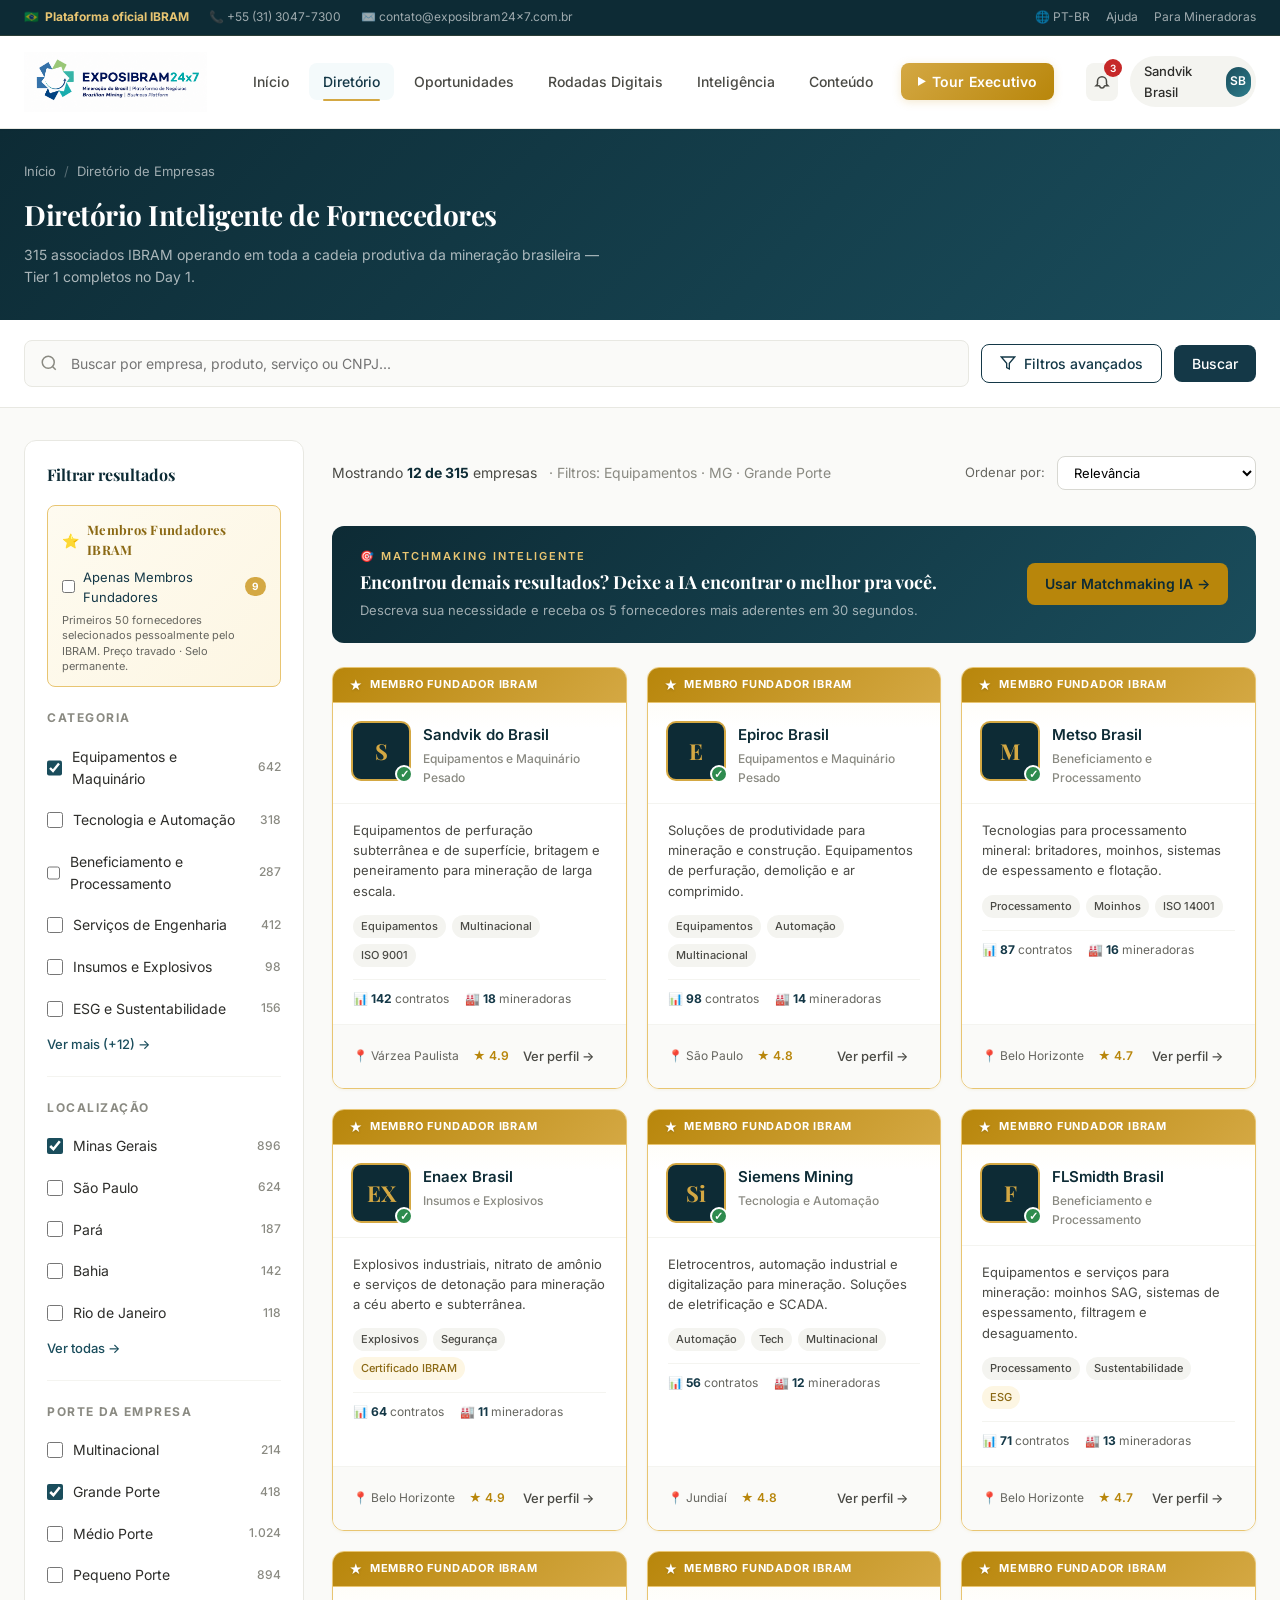
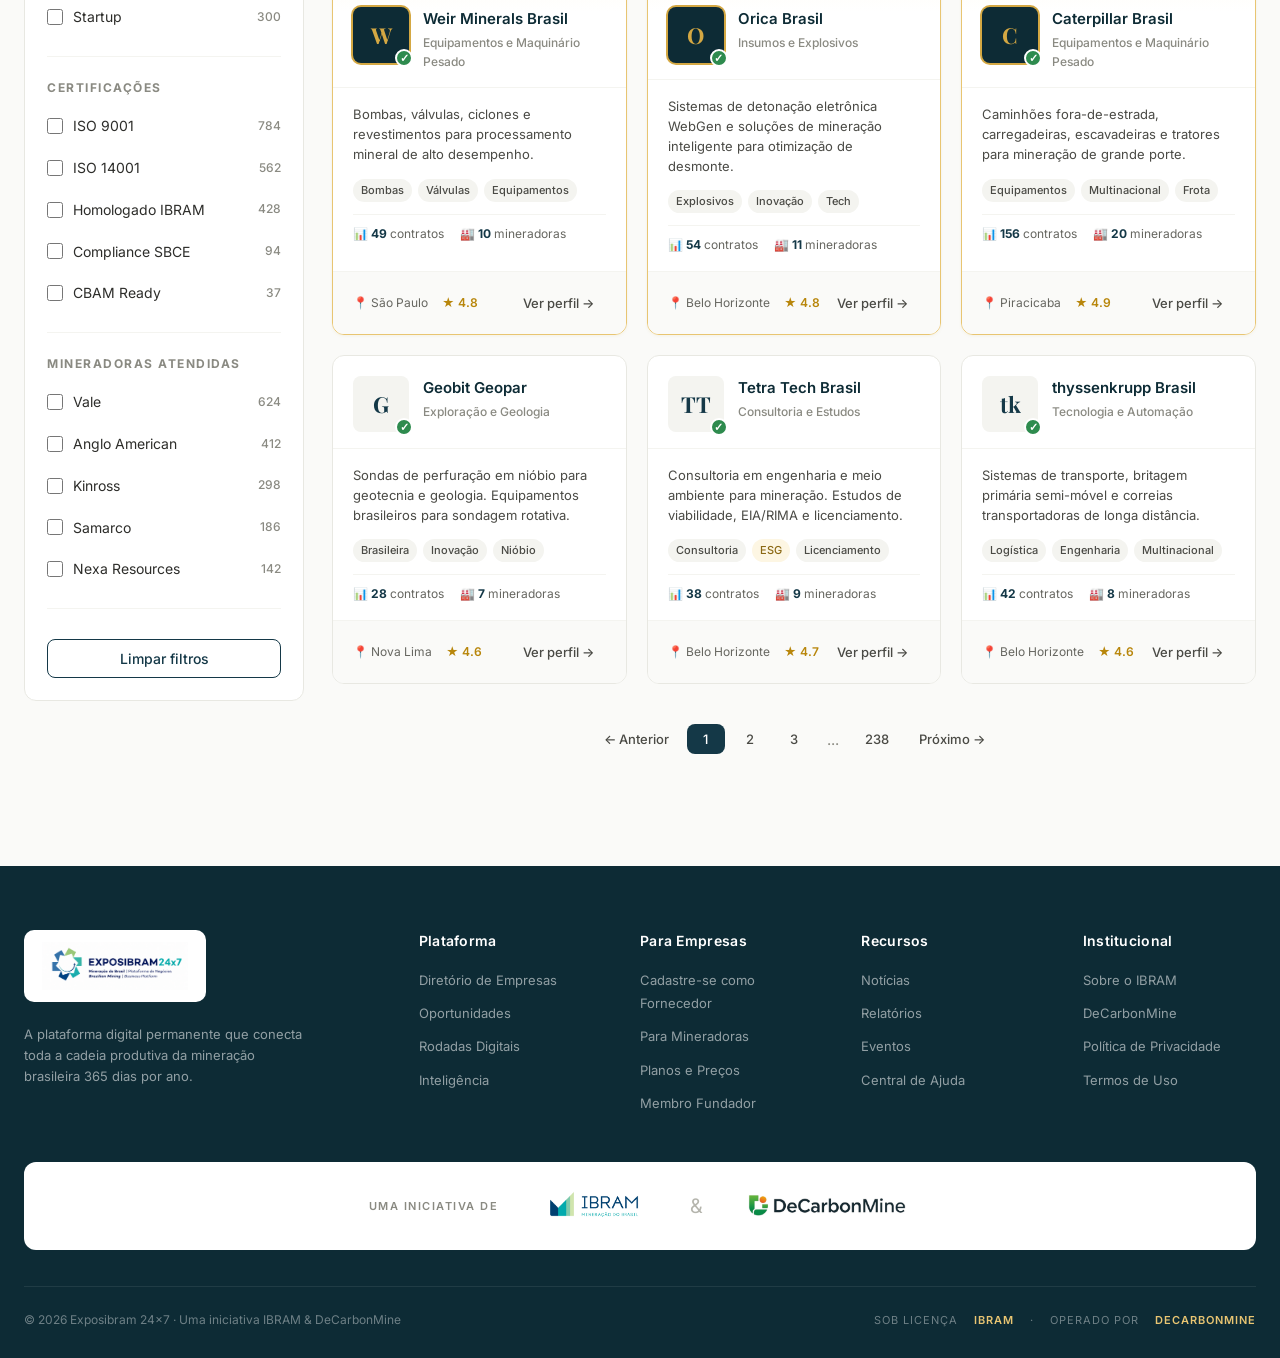
<file: diretorio.html>
<!DOCTYPE html>
<html lang="pt-BR">
<head>
  <meta charset="UTF-8">
  <meta name="viewport" content="width=device-width, initial-scale=1.0">
  <title>Diretório de Empresas · Exposibram 24x7</title>
  <link rel="icon" type="image/svg+xml" href="data:image/svg+xml,%3Csvg xmlns='http://www.w3.org/2000/svg' viewBox='0 0 24 24'%3E%3Cpolygon points='12,2 22,8 22,16 12,22 2,16 2,8' fill='%23D4A843'/%3E%3C/svg%3E">
  <link rel="stylesheet" href="assets/styles.css">
</head>
<body data-nav="diretorio">

  <div id="app-header"></div>

  <!-- ─── PAGE HEADER ────────────────────────────────────────── -->
  <section class="page-header">
    <div class="container">
      <div class="breadcrumb">
        <a href="index.html">Início</a>
        <span class="breadcrumb-sep">/</span>
        <span>Diretório de Empresas</span>
      </div>
      <h1 class="page-title">Diretório Inteligente de Fornecedores</h1>
      <p style="color: rgba(255,255,255,0.65); font-size: 14px; margin-top: 8px; max-width: 580px;">
        315 associados IBRAM operando em toda a cadeia produtiva da mineração brasileira — Tier 1 completos no Day 1.
      </p>
    </div>
  </section>

  <!-- ─── BARRA DE BUSCA ────────────────────────────────────── -->
  <section style="background:var(--white); border-bottom: 1px solid var(--gray-200); padding: 20px 0;">
    <div class="container">
      <div style="display:flex; gap: 12px; align-items: center">
        <div style="position:relative; flex:1">
          <svg style="position:absolute; left:16px; top:50%; transform:translateY(-50%); color:var(--gray-500)" width="18" height="18" viewBox="0 0 24 24" fill="none" stroke="currentColor" stroke-width="2"><circle cx="11" cy="11" r="8"/><line x1="21" y1="21" x2="16.65" y2="16.65"/></svg>
          <input type="text" placeholder="Buscar por empresa, produto, serviço ou CNPJ..." value="" style="width:100%; padding: 14px 16px 14px 46px; background: var(--gray-50); border:1px solid var(--gray-200); border-radius: var(--radius-md); font-size: 14px; outline: none;">
        </div>
        <button class="btn btn-outline" style="white-space:nowrap">
          <svg width="16" height="16" viewBox="0 0 24 24" fill="none" stroke="currentColor" stroke-width="2"><polygon points="22 3 2 3 10 12.46 10 19 14 21 14 12.46 22 3"/></svg>
          Filtros avançados
        </button>
        <button class="btn btn-primary">Buscar</button>
      </div>
    </div>
  </section>

  <!-- ─── LAYOUT COM SIDEBAR ────────────────────────────────── -->
  <div class="container">
    <div class="layout-sidebar">

      <!-- ── SIDEBAR DE FILTROS ── -->
      <aside class="sidebar">
        <h3 style="font-family:var(--font-serif); font-size:16px; font-weight:700; color:var(--teal-900); margin-bottom: 18px;">Filtrar resultados</h3>

        <!-- ⭐ FILTRO DESTAQUE: MEMBROS FUNDADORES -->
        <div style="margin-bottom: 22px; padding: 14px 14px 12px; background: linear-gradient(135deg, var(--gold-50), var(--gold-100)); border: 1px solid var(--gold-400); border-radius: var(--radius-md); position: relative;">
          <div style="display: flex; align-items: center; gap: 8px; margin-bottom: 6px;">
            <span style="font-size: 14px;">⭐</span>
            <strong style="font-family:var(--font-serif); font-size: 13px; color: var(--gold-700); letter-spacing: 0.3px;">Membros Fundadores IBRAM</strong>
          </div>
          <label style="display: flex; align-items: center; gap: 8px; font-size: 13px; color: var(--teal-800); cursor: pointer;">
            <input type="checkbox" style="accent-color: var(--gold-600);">
            Apenas Membros Fundadores
            <span style="margin-left: auto; background: var(--gold-500); color: var(--white); font-size: 10px; font-weight: 700; padding: 2px 7px; border-radius: 10px;">9</span>
          </label>
          <p style="font-size: 11px; color: var(--gray-600); margin-top: 6px; line-height: 1.4;">Primeiros 50 fornecedores selecionados pessoalmente pelo IBRAM. Preço travado · Selo permanente.</p>
        </div>

        <div class="filter-group">
          <p class="filter-title">Categoria</p>
          <div class="filter-options">
            <label class="filter-option"><input type="checkbox" checked> Equipamentos e Maquinário <span class="filter-option-count">642</span></label>
            <label class="filter-option"><input type="checkbox"> Tecnologia e Automação <span class="filter-option-count">318</span></label>
            <label class="filter-option"><input type="checkbox"> Beneficiamento e Processamento <span class="filter-option-count">287</span></label>
            <label class="filter-option"><input type="checkbox"> Serviços de Engenharia <span class="filter-option-count">412</span></label>
            <label class="filter-option"><input type="checkbox"> Insumos e Explosivos <span class="filter-option-count">98</span></label>
            <label class="filter-option"><input type="checkbox"> ESG e Sustentabilidade <span class="filter-option-count">156</span></label>
            <a href="#" style="font-size: 13px; color: var(--teal-700); font-weight: 500">Ver mais (+12) →</a>
          </div>
        </div>

        <div class="filter-group">
          <p class="filter-title">Localização</p>
          <div class="filter-options">
            <label class="filter-option"><input type="checkbox" checked> Minas Gerais <span class="filter-option-count">896</span></label>
            <label class="filter-option"><input type="checkbox"> São Paulo <span class="filter-option-count">624</span></label>
            <label class="filter-option"><input type="checkbox"> Pará <span class="filter-option-count">187</span></label>
            <label class="filter-option"><input type="checkbox"> Bahia <span class="filter-option-count">142</span></label>
            <label class="filter-option"><input type="checkbox"> Rio de Janeiro <span class="filter-option-count">118</span></label>
            <a href="#" style="font-size: 13px; color: var(--teal-700); font-weight: 500">Ver todas →</a>
          </div>
        </div>

        <div class="filter-group">
          <p class="filter-title">Porte da empresa</p>
          <div class="filter-options">
            <label class="filter-option"><input type="checkbox"> Multinacional <span class="filter-option-count">214</span></label>
            <label class="filter-option"><input type="checkbox" checked> Grande Porte <span class="filter-option-count">418</span></label>
            <label class="filter-option"><input type="checkbox"> Médio Porte <span class="filter-option-count">1.024</span></label>
            <label class="filter-option"><input type="checkbox"> Pequeno Porte <span class="filter-option-count">894</span></label>
            <label class="filter-option"><input type="checkbox"> Startup <span class="filter-option-count">300</span></label>
          </div>
        </div>

        <div class="filter-group">
          <p class="filter-title">Certificações</p>
          <div class="filter-options">
            <label class="filter-option"><input type="checkbox"> ISO 9001 <span class="filter-option-count">784</span></label>
            <label class="filter-option"><input type="checkbox"> ISO 14001 <span class="filter-option-count">562</span></label>
            <label class="filter-option"><input type="checkbox"> Homologado IBRAM <span class="filter-option-count">428</span></label>
            <label class="filter-option"><input type="checkbox"> Compliance SBCE <span class="filter-option-count">94</span></label>
            <label class="filter-option"><input type="checkbox"> CBAM Ready <span class="filter-option-count">37</span></label>
          </div>
        </div>

        <div class="filter-group">
          <p class="filter-title">Mineradoras Atendidas</p>
          <div class="filter-options">
            <label class="filter-option"><input type="checkbox"> Vale <span class="filter-option-count">624</span></label>
            <label class="filter-option"><input type="checkbox"> Anglo American <span class="filter-option-count">412</span></label>
            <label class="filter-option"><input type="checkbox"> Kinross <span class="filter-option-count">298</span></label>
            <label class="filter-option"><input type="checkbox"> Samarco <span class="filter-option-count">186</span></label>
            <label class="filter-option"><input type="checkbox"> Nexa Resources <span class="filter-option-count">142</span></label>
          </div>
        </div>

        <button class="btn btn-outline" style="width:100%; margin-top: 8px">Limpar filtros</button>
      </aside>

      <!-- ── CONTEÚDO PRINCIPAL ── -->
      <main>

        <!-- Resultados header -->
        <div class="results-header">
          <div class="results-count">
            Mostrando <strong>12 de 315</strong> empresas
            <span style="color:var(--gray-500); margin-left:8px">· Filtros: Equipamentos · MG · Grande Porte</span>
          </div>
          <div class="results-sort">
            <span style="font-size:13px; color:var(--gray-600)">Ordenar por:</span>
            <select>
              <option>Relevância</option>
              <option>Avaliação (maior)</option>
              <option>Mais recentes</option>
              <option>Mais contratos fechados</option>
              <option>A → Z</option>
            </select>
          </div>
        </div>

        <!-- Banner promocional sutil -->
        <div style="background: linear-gradient(135deg, var(--teal-900), var(--teal-700)); border-radius:var(--radius-lg); padding: 22px 28px; margin-bottom: 24px; display: flex; align-items: center; justify-content: space-between; color: var(--white);">
          <div>
            <p style="font-size: 11px; color: var(--gold-400); letter-spacing: 2px; text-transform: uppercase; margin-bottom: 4px; font-weight: 600;">🎯 Matchmaking Inteligente</p>
            <h3 style="font-family:var(--font-serif); font-size: 18px; font-weight: 700; margin-bottom: 4px;">Encontrou demais resultados? Deixe a IA encontrar o melhor pra você.</h3>
            <p style="font-size: 13px; color: rgba(255,255,255,0.6)">Descreva sua necessidade e receba os 5 fornecedores mais aderentes em 30 segundos.</p>
          </div>
          <a href="#" class="btn btn-gold">Usar Matchmaking IA →</a>
        </div>

        <!-- Grid de empresas -->
        <div class="company-grid" id="companies-grid"></div>

        <!-- Paginação -->
        <div style="display:flex; align-items:center; justify-content:center; gap: 6px; margin-top: 40px;">
          <button class="btn btn-ghost btn-sm">← Anterior</button>
          <button class="btn btn-primary btn-sm" style="min-width:38px">1</button>
          <button class="btn btn-ghost btn-sm" style="min-width:38px">2</button>
          <button class="btn btn-ghost btn-sm" style="min-width:38px">3</button>
          <span style="color:var(--gray-500); padding: 0 8px">...</span>
          <button class="btn btn-ghost btn-sm" style="min-width:38px">238</button>
          <button class="btn btn-ghost btn-sm">Próximo →</button>
        </div>

      </main>
    </div>
  </div>

  <div id="app-footer"></div>

  <script src="assets/shared.js"></script>
  <script>
    document.addEventListener('DOMContentLoaded', () => {
      // Ordenar: Membros Fundadores primeiro
      const fornecedores = [...MOCK.FORNECEDORES].sort((a, b) => {
        if (a.membroFundador && !b.membroFundador) return -1;
        if (!a.membroFundador && b.membroFundador) return 1;
        return 0;
      });

      const html = fornecedores.map(f => `
        <a href="empresa.html" class="company-card ${f.membroFundador ? 'is-founder' : ''}">
          ${f.membroFundador ? '<div class="founder-ribbon"><span class="founder-star">★</span> Membro Fundador IBRAM</div>' : ''}
          <div class="company-card-header">
            <div class="company-logo verified">${f.sigla}</div>
            <div class="company-info">
              <div class="company-name">${f.nome}</div>
              <div class="company-cat">${f.categoria}</div>
            </div>
          </div>
          <div class="company-card-body">
            <p class="company-desc">${f.descricao}</p>
            <div class="company-tags">
              ${f.tags.map(t => `<span class="tag ${t.includes('IBRAM') || t.includes('ESG') ? 'tag-gold' : ''}">${t}</span>`).join('')}
            </div>
            <div style="display: flex; gap: 16px; font-size: 12px; color: var(--gray-600); padding-top: 10px; border-top: 1px solid var(--gray-100); margin-top: 8px;">
              <span>📊 <strong style="color:var(--teal-800)">${f.contratos}</strong> contratos</span>
              <span>🏭 <strong style="color:var(--teal-800)">${f.mineradoras}</strong> mineradoras</span>
            </div>
          </div>
          <div class="company-card-footer">
            <div class="company-meta">
              <span class="company-meta-item">📍 ${f.cidade.split(',')[0]}</span>
              <span class="company-meta-item company-rating">★ ${f.rating}</span>
            </div>
            <span class="btn btn-ghost btn-sm">Ver perfil →</span>
          </div>
        </a>
      `).join('');
      document.getElementById('companies-grid').innerHTML = html;
    });
  </script>
</body>
</html>
</file>
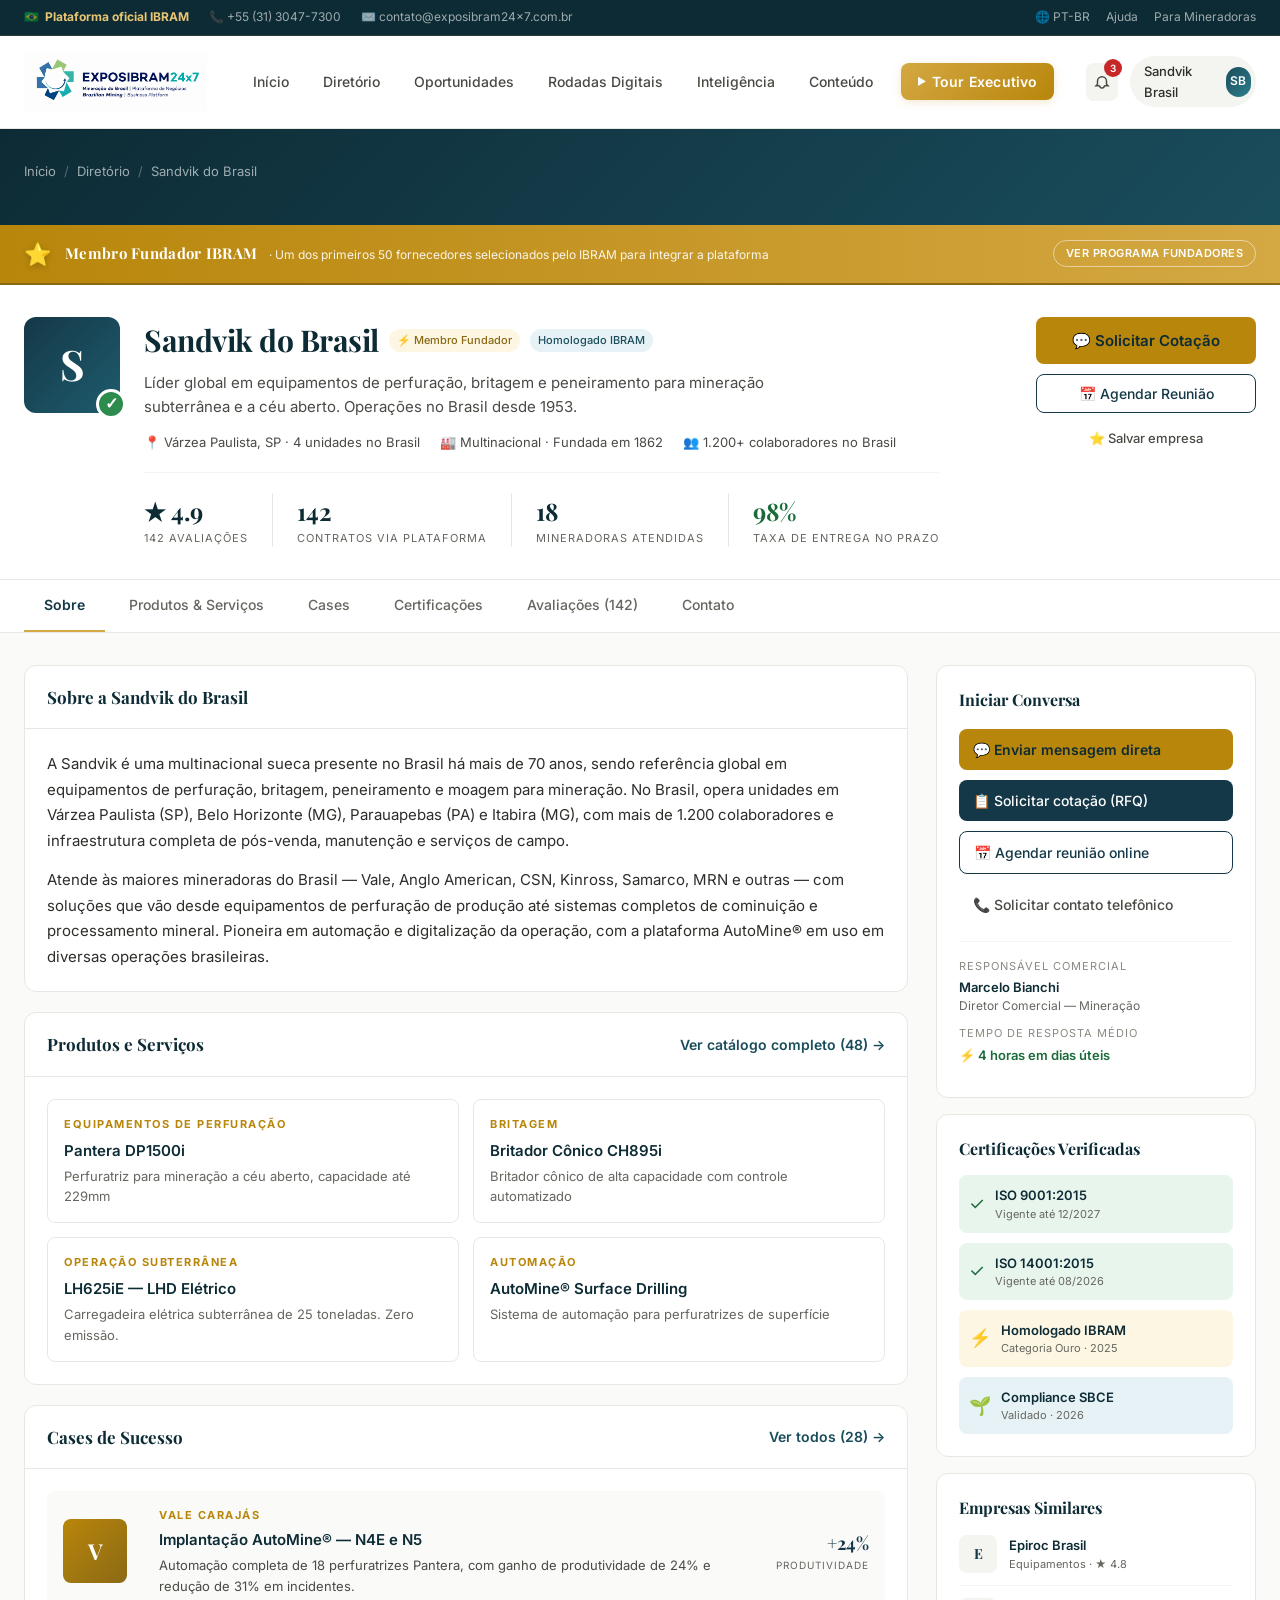
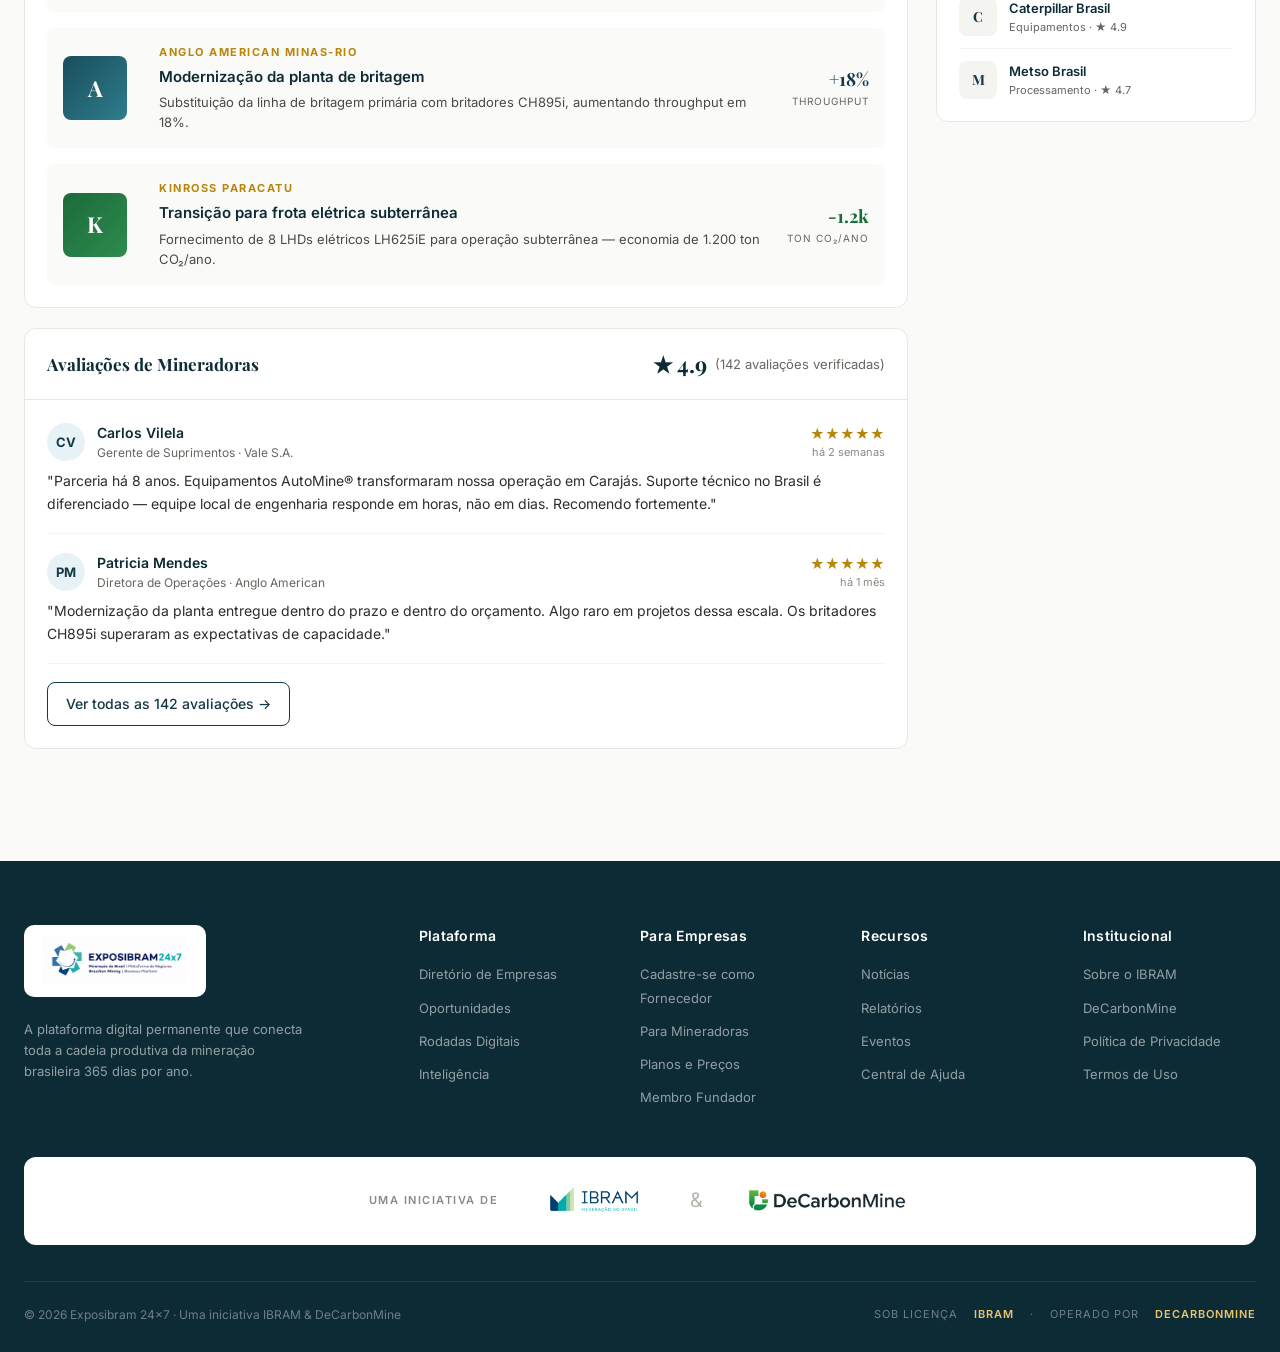
<file: empresa.html>
<!DOCTYPE html>
<html lang="pt-BR">
<head>
  <meta charset="UTF-8">
  <meta name="viewport" content="width=device-width, initial-scale=1.0">
  <title>Sandvik do Brasil · Exposibram 24x7</title>
  <link rel="icon" type="image/svg+xml" href="data:image/svg+xml,%3Csvg xmlns='http://www.w3.org/2000/svg' viewBox='0 0 24 24'%3E%3Cpolygon points='12,2 22,8 22,16 12,22 2,16 2,8' fill='%23D4A843'/%3E%3C/svg%3E">
  <link rel="stylesheet" href="assets/styles.css">
</head>
<body>

  <div id="app-header"></div>

  <!-- ─── PAGE HEADER ────────────────────────────────────────── -->
  <section class="page-header">
    <div class="container">
      <div class="breadcrumb">
        <a href="index.html">Início</a>
        <span class="breadcrumb-sep">/</span>
        <a href="diretorio.html">Diretório</a>
        <span class="breadcrumb-sep">/</span>
        <span>Sandvik do Brasil</span>
      </div>
    </div>
  </section>

  <!-- ─── HERO DO PERFIL ────────────────────────────────────── -->
  <!-- ─── BANNER MEMBRO FUNDADOR ── -->
  <section style="background: linear-gradient(90deg, var(--gold-600) 0%, var(--gold-500) 100%); padding: 12px 0; border-bottom: 2px solid var(--gold-700);">
    <div class="container" style="display: flex; align-items: center; justify-content: space-between; gap: 16px; flex-wrap: wrap;">
      <div style="display: flex; align-items: center; gap: 14px; color: var(--white);">
        <span style="font-size: 22px; filter: drop-shadow(0 2px 3px rgba(0,0,0,0.2));">⭐</span>
        <div>
          <strong style="font-family: var(--font-serif); font-size: 15px; letter-spacing: 0.3px;">Membro Fundador IBRAM</strong>
          <span style="font-size: 12px; opacity: 0.9; margin-left: 8px;">· Um dos primeiros 50 fornecedores selecionados pelo IBRAM para integrar a plataforma</span>
        </div>
      </div>
      <a href="#" style="font-size: 11px; color: var(--white); text-decoration: none; padding: 4px 12px; border: 1px solid rgba(255,255,255,0.5); border-radius: 100px; font-weight: 600; letter-spacing: 0.5px; text-transform: uppercase; transition: var(--transition);" onmouseover="this.style.background='rgba(255,255,255,0.15)'" onmouseout="this.style.background='transparent'">Ver Programa Fundadores</a>
    </div>
  </section>

  <section style="background:var(--white); border-bottom:1px solid var(--gray-200); padding: 32px 0;">
    <div class="container">
      <div style="display:grid; grid-template-columns: 1fr auto; gap: 32px; align-items:flex-start">
        <div style="display:flex; gap: 24px; align-items:flex-start">
          <div style="width:96px; height:96px; background: linear-gradient(135deg, var(--teal-800), var(--teal-600)); color:var(--white); border-radius:var(--radius-lg); display:flex; align-items:center; justify-content:center; font-family:var(--font-serif); font-size:42px; font-weight:700; position:relative; flex-shrink:0;">
            S
            <span style="position:absolute; bottom:-6px; right:-6px; width:30px; height:30px; background:var(--green-500); color:var(--white); border-radius: 50%; display:flex; align-items:center; justify-content:center; font-size:16px; font-weight:700; border: 3px solid var(--white)">✓</span>
          </div>
          <div>
            <div style="display:flex; align-items:center; gap: 10px; margin-bottom: 8px; flex-wrap:wrap">
              <h1 style="font-family:var(--font-serif); font-size: 30px; font-weight: 700; color: var(--teal-900); letter-spacing:-0.5px;">Sandvik do Brasil</h1>
              <span class="tag tag-gold">⚡ Membro Fundador</span>
              <span class="tag tag-teal">Homologado IBRAM</span>
            </div>
            <p style="color:var(--gray-700); font-size:15px; margin-bottom: 14px; max-width:680px; line-height:1.55;">Líder global em equipamentos de perfuração, britagem e peneiramento para mineração subterrânea e a céu aberto. Operações no Brasil desde 1953.</p>
            <div style="display:flex; gap: 20px; flex-wrap: wrap; align-items:center; font-size:13px">
              <span style="display:inline-flex; align-items:center; gap:6px; color:var(--gray-700)">📍 Várzea Paulista, SP · 4 unidades no Brasil</span>
              <span style="display:inline-flex; align-items:center; gap:6px; color:var(--gray-700)">🏭 Multinacional · Fundada em 1862</span>
              <span style="display:inline-flex; align-items:center; gap:6px; color:var(--gray-700)">👥 1.200+ colaboradores no Brasil</span>
            </div>
            <div style="display:flex; gap: 24px; margin-top: 20px; padding-top: 20px; border-top: 1px solid var(--gray-100)">
              <div>
                <div style="font-family:var(--font-serif); font-size:24px; font-weight:700; color:var(--teal-900)">★ 4.9</div>
                <div style="font-size:11px; color:var(--gray-600); text-transform:uppercase; letter-spacing:1px">142 avaliações</div>
              </div>
              <div style="border-left:1px solid var(--gray-200); padding-left: 24px">
                <div style="font-family:var(--font-serif); font-size:24px; font-weight:700; color:var(--teal-900)">142</div>
                <div style="font-size:11px; color:var(--gray-600); text-transform:uppercase; letter-spacing:1px">Contratos via plataforma</div>
              </div>
              <div style="border-left:1px solid var(--gray-200); padding-left: 24px">
                <div style="font-family:var(--font-serif); font-size:24px; font-weight:700; color:var(--teal-900)">18</div>
                <div style="font-size:11px; color:var(--gray-600); text-transform:uppercase; letter-spacing:1px">Mineradoras atendidas</div>
              </div>
              <div style="border-left:1px solid var(--gray-200); padding-left: 24px">
                <div style="font-family:var(--font-serif); font-size:24px; font-weight:700; color:var(--green-600)">98%</div>
                <div style="font-size:11px; color:var(--gray-600); text-transform:uppercase; letter-spacing:1px">Taxa de entrega no prazo</div>
              </div>
            </div>
          </div>
        </div>
        <div style="display:flex; flex-direction:column; gap: 10px; min-width:220px">
          <button class="btn btn-gold btn-lg" style="width:100%">💬 Solicitar Cotação</button>
          <button class="btn btn-outline" style="width:100%">📅 Agendar Reunião</button>
          <button class="btn btn-ghost btn-sm" style="width:100%">⭐ Salvar empresa</button>
        </div>
      </div>
    </div>
  </section>

  <!-- ─── TABS DE NAVEGAÇÃO ─────────────────────────────────── -->
  <section style="background: var(--white); border-bottom: 1px solid var(--gray-200); padding: 0; position: sticky; top: 84px; z-index: 50;">
    <div class="container">
      <div style="display:flex; gap: 4px;">
        <a href="#sobre" style="padding: 14px 20px; font-size: 14px; font-weight: 600; color: var(--teal-800); border-bottom: 2px solid var(--gold-500);">Sobre</a>
        <a href="#produtos" style="padding: 14px 20px; font-size: 14px; font-weight: 500; color: var(--gray-600); border-bottom: 2px solid transparent;">Produtos & Serviços</a>
        <a href="#cases" style="padding: 14px 20px; font-size: 14px; font-weight: 500; color: var(--gray-600); border-bottom: 2px solid transparent;">Cases</a>
        <a href="#certificacoes" style="padding: 14px 20px; font-size: 14px; font-weight: 500; color: var(--gray-600); border-bottom: 2px solid transparent;">Certificações</a>
        <a href="#avaliacoes" style="padding: 14px 20px; font-size: 14px; font-weight: 500; color: var(--gray-600); border-bottom: 2px solid transparent;">Avaliações (142)</a>
        <a href="#contato" style="padding: 14px 20px; font-size: 14px; font-weight: 500; color: var(--gray-600); border-bottom: 2px solid transparent;">Contato</a>
      </div>
    </div>
  </section>

  <!-- ─── CONTEÚDO PRINCIPAL ─────────────────────────────────── -->
  <section style="padding: 32px 0">
    <div class="container">
      <div style="display:grid; grid-template-columns: 1fr 320px; gap: 28px; align-items: flex-start;">

        <!-- COLUNA PRINCIPAL -->
        <main>

          <!-- Sobre -->
          <div class="panel" id="sobre">
            <div class="panel-header">
              <h2 class="panel-title">Sobre a Sandvik do Brasil</h2>
            </div>
            <div class="panel-body">
              <p style="color: var(--gray-800); line-height: 1.7; margin-bottom: 14px;">
                A Sandvik é uma multinacional sueca presente no Brasil há mais de 70 anos, sendo referência global em equipamentos
                de perfuração, britagem, peneiramento e moagem para mineração. No Brasil, opera unidades em Várzea Paulista (SP),
                Belo Horizonte (MG), Parauapebas (PA) e Itabira (MG), com mais de 1.200 colaboradores e infraestrutura completa de
                pós-venda, manutenção e serviços de campo.
              </p>
              <p style="color: var(--gray-800); line-height: 1.7;">
                Atende às maiores mineradoras do Brasil — Vale, Anglo American, CSN, Kinross, Samarco, MRN e outras — com soluções
                que vão desde equipamentos de perfuração de produção até sistemas completos de cominuição e processamento mineral.
                Pioneira em automação e digitalização da operação, com a plataforma AutoMine® em uso em diversas operações brasileiras.
              </p>
            </div>
          </div>

          <!-- Produtos & Serviços -->
          <div class="panel" id="produtos" style="margin-top: 20px;">
            <div class="panel-header">
              <h2 class="panel-title">Produtos e Serviços</h2>
              <a href="#" class="section-link">Ver catálogo completo (48) →</a>
            </div>
            <div class="panel-body">
              <div style="display: grid; grid-template-columns: 1fr 1fr; gap: 14px;">
                <div style="border:1px solid var(--gray-200); border-radius:var(--radius-md); padding: 16px;">
                  <div style="font-size: 11px; color: var(--gold-600); font-weight: 700; letter-spacing: 1.5px; text-transform: uppercase; margin-bottom: 6px">Equipamentos de Perfuração</div>
                  <div style="font-weight: 600; color: var(--teal-900); margin-bottom: 4px">Pantera DP1500i</div>
                  <p style="font-size: 13px; color: var(--gray-600);">Perfuratriz para mineração a céu aberto, capacidade até 229mm</p>
                </div>
                <div style="border:1px solid var(--gray-200); border-radius:var(--radius-md); padding: 16px;">
                  <div style="font-size: 11px; color: var(--gold-600); font-weight: 700; letter-spacing: 1.5px; text-transform: uppercase; margin-bottom: 6px">Britagem</div>
                  <div style="font-weight: 600; color: var(--teal-900); margin-bottom: 4px">Britador Cônico CH895i</div>
                  <p style="font-size: 13px; color: var(--gray-600);">Britador cônico de alta capacidade com controle automatizado</p>
                </div>
                <div style="border:1px solid var(--gray-200); border-radius:var(--radius-md); padding: 16px;">
                  <div style="font-size: 11px; color: var(--gold-600); font-weight: 700; letter-spacing: 1.5px; text-transform: uppercase; margin-bottom: 6px">Operação Subterrânea</div>
                  <div style="font-weight: 600; color: var(--teal-900); margin-bottom: 4px">LH625iE — LHD Elétrico</div>
                  <p style="font-size: 13px; color: var(--gray-600);">Carregadeira elétrica subterrânea de 25 toneladas. Zero emissão.</p>
                </div>
                <div style="border:1px solid var(--gray-200); border-radius:var(--radius-md); padding: 16px;">
                  <div style="font-size: 11px; color: var(--gold-600); font-weight: 700; letter-spacing: 1.5px; text-transform: uppercase; margin-bottom: 6px">Automação</div>
                  <div style="font-weight: 600; color: var(--teal-900); margin-bottom: 4px">AutoMine® Surface Drilling</div>
                  <p style="font-size: 13px; color: var(--gray-600);">Sistema de automação para perfuratrizes de superfície</p>
                </div>
              </div>
            </div>
          </div>

          <!-- Cases -->
          <div class="panel" id="cases" style="margin-top: 20px;">
            <div class="panel-header">
              <h2 class="panel-title">Cases de Sucesso</h2>
              <a href="#" class="section-link">Ver todos (28) →</a>
            </div>
            <div class="panel-body">
              <div style="display: flex; flex-direction: column; gap: 16px">
                <div style="display:grid; grid-template-columns:80px 1fr auto; gap:16px; align-items:center; padding: 16px; background: var(--gray-50); border-radius:var(--radius-md);">
                  <div style="width:64px; height:64px; background:linear-gradient(135deg, var(--gold-600), var(--gold-700)); color:var(--white); border-radius:var(--radius-md); display:flex; align-items:center; justify-content:center; font-family:var(--font-serif); font-weight:700; font-size:22px">V</div>
                  <div>
                    <div style="font-size:11px; color:var(--gold-600); font-weight:700; letter-spacing:1.5px; text-transform:uppercase; margin-bottom: 4px">Vale Carajás</div>
                    <div style="font-weight:600; color:var(--teal-900); margin-bottom: 4px">Implantação AutoMine® — N4E e N5</div>
                    <p style="font-size:13px; color:var(--gray-700);">Automação completa de 18 perfuratrizes Pantera, com ganho de produtividade de 24% e redução de 31% em incidentes.</p>
                  </div>
                  <div style="text-align:right">
                    <div style="font-family:var(--font-serif); font-size:18px; font-weight:700; color:var(--teal-800)">+24%</div>
                    <div style="font-size:10px; color:var(--gray-600); text-transform:uppercase; letter-spacing:1px">Produtividade</div>
                  </div>
                </div>
                <div style="display:grid; grid-template-columns:80px 1fr auto; gap:16px; align-items:center; padding: 16px; background: var(--gray-50); border-radius:var(--radius-md);">
                  <div style="width:64px; height:64px; background:linear-gradient(135deg, var(--teal-700), var(--teal-500)); color:var(--white); border-radius:var(--radius-md); display:flex; align-items:center; justify-content:center; font-family:var(--font-serif); font-weight:700; font-size:22px">A</div>
                  <div>
                    <div style="font-size:11px; color:var(--gold-600); font-weight:700; letter-spacing:1.5px; text-transform:uppercase; margin-bottom: 4px">Anglo American Minas-Rio</div>
                    <div style="font-weight:600; color:var(--teal-900); margin-bottom: 4px">Modernização da planta de britagem</div>
                    <p style="font-size:13px; color:var(--gray-700);">Substituição da linha de britagem primária com britadores CH895i, aumentando throughput em 18%.</p>
                  </div>
                  <div style="text-align:right">
                    <div style="font-family:var(--font-serif); font-size:18px; font-weight:700; color:var(--teal-800)">+18%</div>
                    <div style="font-size:10px; color:var(--gray-600); text-transform:uppercase; letter-spacing:1px">Throughput</div>
                  </div>
                </div>
                <div style="display:grid; grid-template-columns:80px 1fr auto; gap:16px; align-items:center; padding: 16px; background: var(--gray-50); border-radius:var(--radius-md);">
                  <div style="width:64px; height:64px; background:linear-gradient(135deg, var(--green-600), var(--green-500)); color:var(--white); border-radius:var(--radius-md); display:flex; align-items:center; justify-content:center; font-family:var(--font-serif); font-weight:700; font-size:22px">K</div>
                  <div>
                    <div style="font-size:11px; color:var(--gold-600); font-weight:700; letter-spacing:1.5px; text-transform:uppercase; margin-bottom: 4px">Kinross Paracatu</div>
                    <div style="font-weight:600; color:var(--teal-900); margin-bottom: 4px">Transição para frota elétrica subterrânea</div>
                    <p style="font-size:13px; color:var(--gray-700);">Fornecimento de 8 LHDs elétricos LH625iE para operação subterrânea — economia de 1.200 ton CO₂/ano.</p>
                  </div>
                  <div style="text-align:right">
                    <div style="font-family:var(--font-serif); font-size:18px; font-weight:700; color:var(--green-600)">-1.2k</div>
                    <div style="font-size:10px; color:var(--gray-600); text-transform:uppercase; letter-spacing:1px">Ton CO₂/ano</div>
                  </div>
                </div>
              </div>
            </div>
          </div>

          <!-- Avaliações -->
          <div class="panel" id="avaliacoes" style="margin-top: 20px;">
            <div class="panel-header">
              <h2 class="panel-title">Avaliações de Mineradoras</h2>
              <div style="display:flex; align-items:center; gap:8px;">
                <span style="font-family:var(--font-serif); font-size:22px; font-weight:700; color:var(--teal-900)">★ 4.9</span>
                <span style="font-size: 13px; color: var(--gray-600)">(142 avaliações verificadas)</span>
              </div>
            </div>
            <div class="panel-body">
              <div style="display: flex; flex-direction: column; gap: 18px">
                <div style="padding-bottom: 18px; border-bottom: 1px solid var(--gray-100);">
                  <div style="display:flex; align-items:center; justify-content:space-between; margin-bottom: 8px;">
                    <div style="display:flex; align-items:center; gap: 12px">
                      <div style="width:38px; height:38px; background: var(--teal-100); color: var(--teal-800); border-radius: 50%; display:flex; align-items:center; justify-content:center; font-weight:700; font-size:13px;">CV</div>
                      <div>
                        <div style="font-weight:600; font-size:14px; color: var(--teal-900);">Carlos Vilela</div>
                        <div style="font-size:12px; color: var(--gray-600)">Gerente de Suprimentos · Vale S.A.</div>
                      </div>
                    </div>
                    <div>
                      <div style="color:var(--gold-600); font-size:14px; font-weight:600;">★★★★★</div>
                      <div style="font-size:11px; color:var(--gray-500); text-align:right">há 2 semanas</div>
                    </div>
                  </div>
                  <p style="font-size: 14px; color: var(--gray-800); line-height: 1.6;">
                    "Parceria há 8 anos. Equipamentos AutoMine® transformaram nossa operação em Carajás. Suporte técnico no Brasil é diferenciado — equipe local de engenharia responde em horas, não em dias. Recomendo fortemente."
                  </p>
                </div>
                <div style="padding-bottom: 18px; border-bottom: 1px solid var(--gray-100);">
                  <div style="display:flex; align-items:center; justify-content:space-between; margin-bottom: 8px;">
                    <div style="display:flex; align-items:center; gap: 12px">
                      <div style="width:38px; height:38px; background: var(--teal-100); color: var(--teal-800); border-radius: 50%; display:flex; align-items:center; justify-content:center; font-weight:700; font-size:13px;">PM</div>
                      <div>
                        <div style="font-weight:600; font-size:14px; color: var(--teal-900);">Patricia Mendes</div>
                        <div style="font-size:12px; color: var(--gray-600)">Diretora de Operações · Anglo American</div>
                      </div>
                    </div>
                    <div>
                      <div style="color:var(--gold-600); font-size:14px; font-weight:600;">★★★★★</div>
                      <div style="font-size:11px; color:var(--gray-500); text-align:right">há 1 mês</div>
                    </div>
                  </div>
                  <p style="font-size: 14px; color: var(--gray-800); line-height: 1.6;">
                    "Modernização da planta entregue dentro do prazo e dentro do orçamento. Algo raro em projetos dessa escala. Os britadores CH895i superaram as expectativas de capacidade."
                  </p>
                </div>
              </div>
              <a href="#" class="btn btn-outline" style="margin-top: 18px;">Ver todas as 142 avaliações →</a>
            </div>
          </div>

        </main>

        <!-- SIDEBAR DIREITA -->
        <aside style="display:flex; flex-direction:column; gap: 16px;">

          <!-- Card de Contato -->
          <div class="panel" id="contato">
            <div class="panel-body" style="padding: 22px">
              <h3 style="font-family:var(--font-serif); font-size: 16px; font-weight: 700; color: var(--teal-900); margin-bottom: 16px;">Iniciar Conversa</h3>

              <div style="display:flex; flex-direction:column; gap: 10px; margin-bottom: 16px;">
                <button class="btn btn-gold" style="width:100%; justify-content:flex-start; padding: 12px 14px">
                  💬 Enviar mensagem direta
                </button>
                <button class="btn btn-primary" style="width:100%; justify-content:flex-start; padding: 12px 14px">
                  📋 Solicitar cotação (RFQ)
                </button>
                <button class="btn btn-outline" style="width:100%; justify-content:flex-start; padding: 12px 14px">
                  📅 Agendar reunião online
                </button>
                <button class="btn btn-ghost" style="width:100%; justify-content:flex-start; padding: 12px 14px">
                  📞 Solicitar contato telefônico
                </button>
              </div>

              <div style="padding-top: 16px; border-top: 1px solid var(--gray-100); font-size: 13px;">
                <div style="margin-bottom: 10px;">
                  <div style="font-size:11px; color:var(--gray-500); letter-spacing:1px; text-transform:uppercase; margin-bottom: 2px">Responsável Comercial</div>
                  <div style="font-weight:600; color: var(--teal-900);">Marcelo Bianchi</div>
                  <div style="color: var(--gray-600); font-size:12px">Diretor Comercial — Mineração</div>
                </div>
                <div style="margin-bottom: 10px;">
                  <div style="font-size:11px; color:var(--gray-500); letter-spacing:1px; text-transform:uppercase; margin-bottom: 2px">Tempo de resposta médio</div>
                  <div style="font-weight:600; color: var(--green-600);">⚡ 4 horas em dias úteis</div>
                </div>
              </div>
            </div>
          </div>

          <!-- Certificações -->
          <div class="panel" id="certificacoes">
            <div class="panel-body" style="padding: 22px">
              <h3 style="font-family:var(--font-serif); font-size: 16px; font-weight: 700; color: var(--teal-900); margin-bottom: 14px;">Certificações Verificadas</h3>
              <div style="display: flex; flex-direction: column; gap: 10px">
                <div style="display:flex; align-items:center; gap: 10px; padding: 10px; background: var(--green-100); border-radius: var(--radius-md)">
                  <span style="color: var(--green-600); font-size: 18px">✓</span>
                  <div>
                    <div style="font-weight: 600; font-size: 13px; color: var(--teal-900)">ISO 9001:2015</div>
                    <div style="font-size: 11px; color: var(--gray-600)">Vigente até 12/2027</div>
                  </div>
                </div>
                <div style="display:flex; align-items:center; gap: 10px; padding: 10px; background: var(--green-100); border-radius: var(--radius-md)">
                  <span style="color: var(--green-600); font-size: 18px">✓</span>
                  <div>
                    <div style="font-weight: 600; font-size: 13px; color: var(--teal-900)">ISO 14001:2015</div>
                    <div style="font-size: 11px; color: var(--gray-600)">Vigente até 08/2026</div>
                  </div>
                </div>
                <div style="display:flex; align-items:center; gap: 10px; padding: 10px; background: var(--gold-100); border-radius: var(--radius-md)">
                  <span style="color: var(--gold-600); font-size: 18px">⚡</span>
                  <div>
                    <div style="font-weight: 600; font-size: 13px; color: var(--teal-900)">Homologado IBRAM</div>
                    <div style="font-size: 11px; color: var(--gray-600)">Categoria Ouro · 2025</div>
                  </div>
                </div>
                <div style="display:flex; align-items:center; gap: 10px; padding: 10px; background: var(--teal-100); border-radius: var(--radius-md)">
                  <span style="color: var(--teal-700); font-size: 18px">🌱</span>
                  <div>
                    <div style="font-weight: 600; font-size: 13px; color: var(--teal-900)">Compliance SBCE</div>
                    <div style="font-size: 11px; color: var(--gray-600)">Validado · 2026</div>
                  </div>
                </div>
              </div>
            </div>
          </div>

          <!-- Empresas similares -->
          <div class="panel">
            <div class="panel-body" style="padding: 22px">
              <h3 style="font-family:var(--font-serif); font-size: 16px; font-weight: 700; color: var(--teal-900); margin-bottom: 14px;">Empresas Similares</h3>
              <div style="display: flex; flex-direction: column; gap: 12px">
                <a href="empresa.html" style="display:flex; align-items:center; gap: 12px; padding-bottom: 12px; border-bottom: 1px solid var(--gray-100)">
                  <div style="width:38px; height:38px; background: var(--gray-100); color: var(--teal-800); border-radius: var(--radius-md); display: flex; align-items:center; justify-content:center; font-family:var(--font-serif); font-weight: 700; font-size: 14px;">E</div>
                  <div style="flex: 1; min-width: 0;">
                    <div style="font-weight: 600; font-size: 13px; color: var(--teal-900);">Epiroc Brasil</div>
                    <div style="font-size: 11px; color: var(--gray-600);">Equipamentos · ★ 4.8</div>
                  </div>
                </a>
                <a href="empresa.html" style="display:flex; align-items:center; gap: 12px; padding-bottom: 12px; border-bottom: 1px solid var(--gray-100)">
                  <div style="width:38px; height:38px; background: var(--gray-100); color: var(--teal-800); border-radius: var(--radius-md); display: flex; align-items:center; justify-content:center; font-family:var(--font-serif); font-weight: 700; font-size: 14px;">C</div>
                  <div style="flex: 1; min-width: 0;">
                    <div style="font-weight: 600; font-size: 13px; color: var(--teal-900);">Caterpillar Brasil</div>
                    <div style="font-size: 11px; color: var(--gray-600);">Equipamentos · ★ 4.9</div>
                  </div>
                </a>
                <a href="empresa.html" style="display:flex; align-items:center; gap: 12px;">
                  <div style="width:38px; height:38px; background: var(--gray-100); color: var(--teal-800); border-radius: var(--radius-md); display: flex; align-items:center; justify-content:center; font-family:var(--font-serif); font-weight: 700; font-size: 14px;">M</div>
                  <div style="flex: 1; min-width: 0;">
                    <div style="font-weight: 600; font-size: 13px; color: var(--teal-900);">Metso Brasil</div>
                    <div style="font-size: 11px; color: var(--gray-600);">Processamento · ★ 4.7</div>
                  </div>
                </a>
              </div>
            </div>
          </div>

        </aside>

      </div>
    </div>
  </section>

  <div id="app-footer"></div>
  <script src="assets/shared.js"></script>
</body>
</html>
</file>
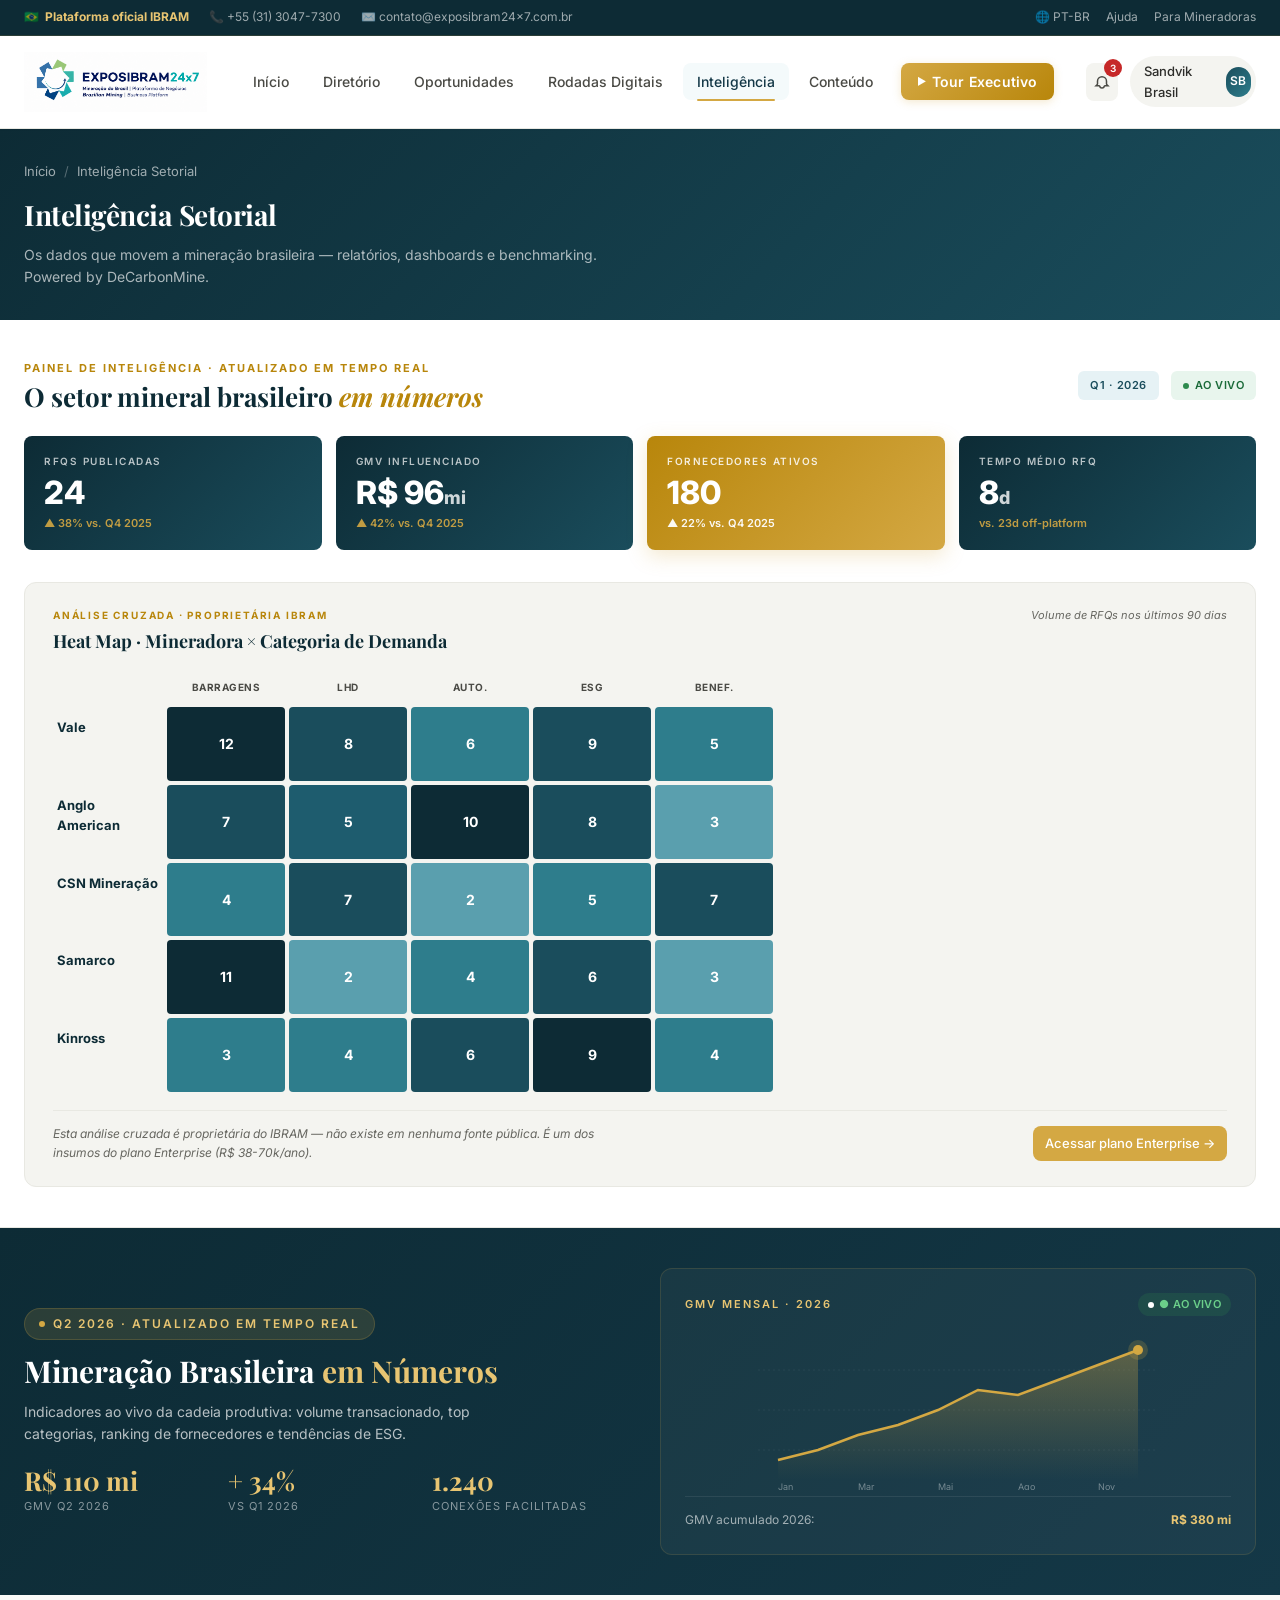
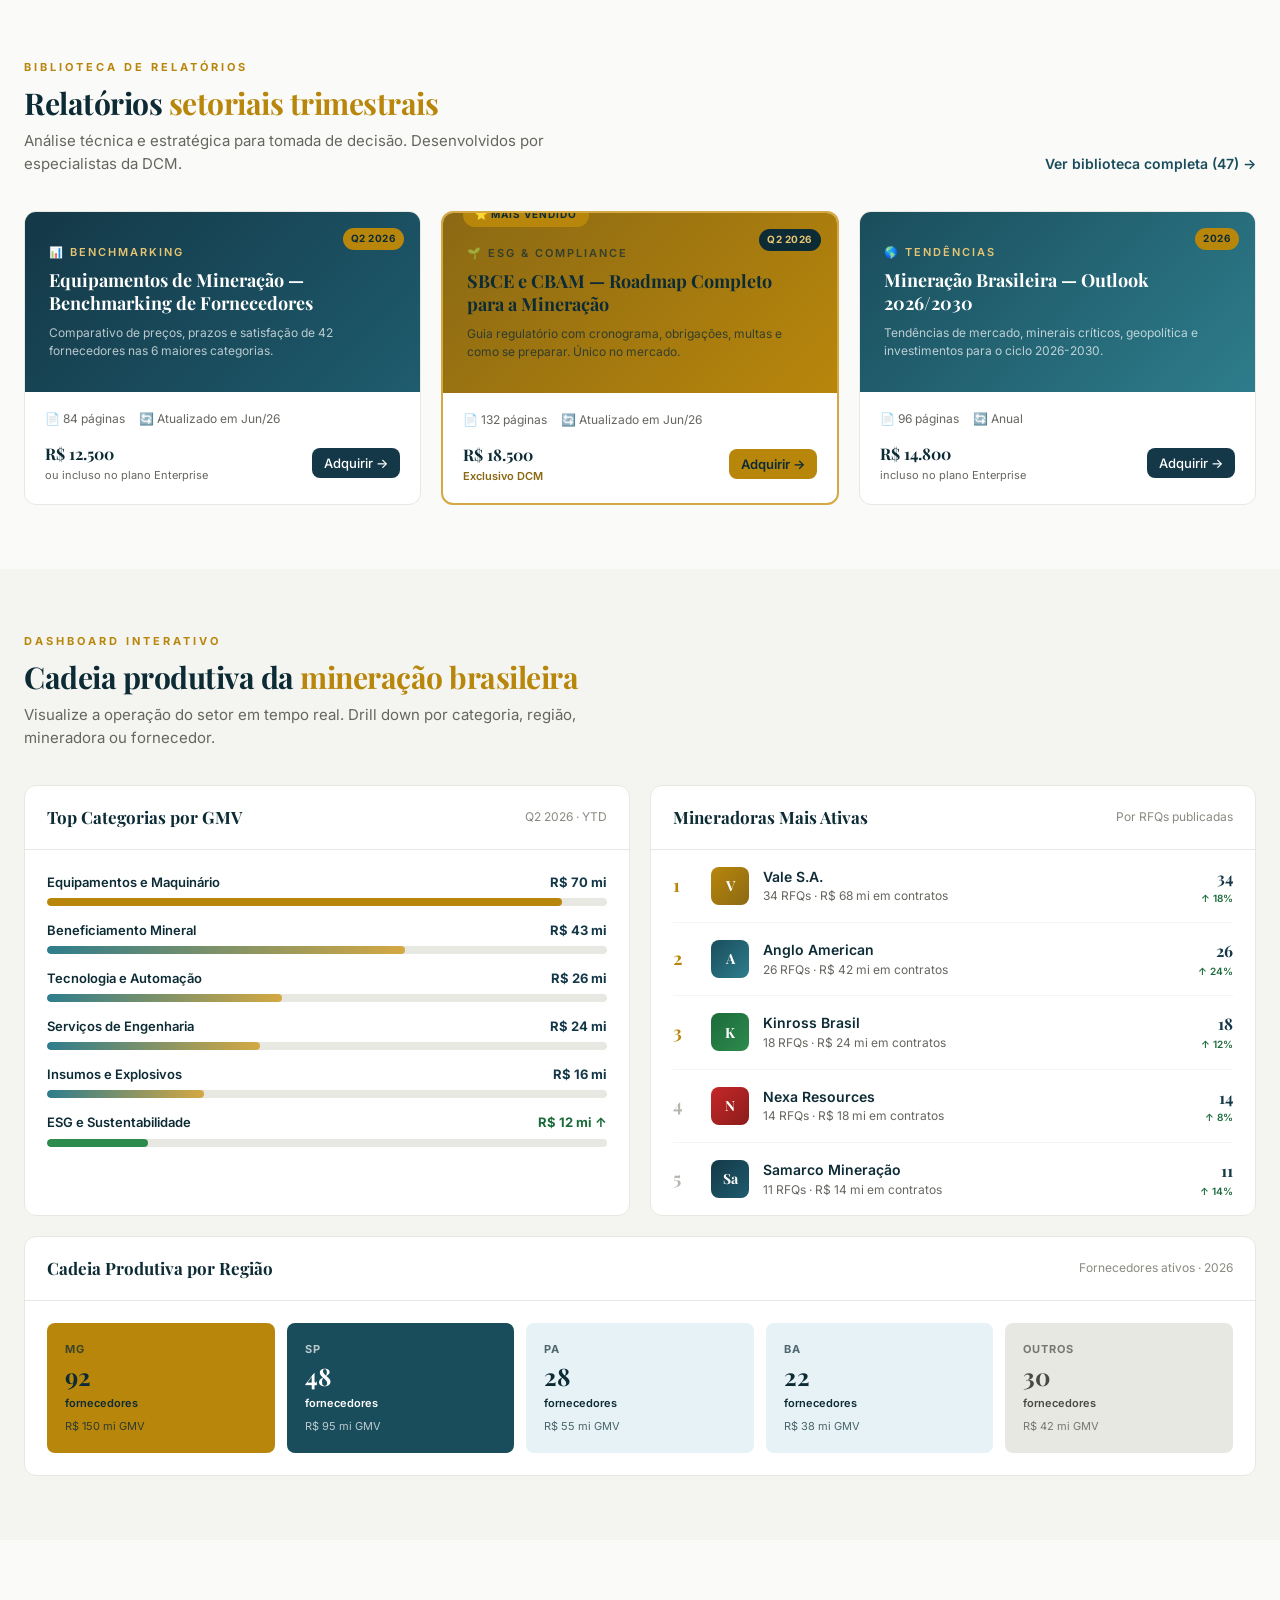
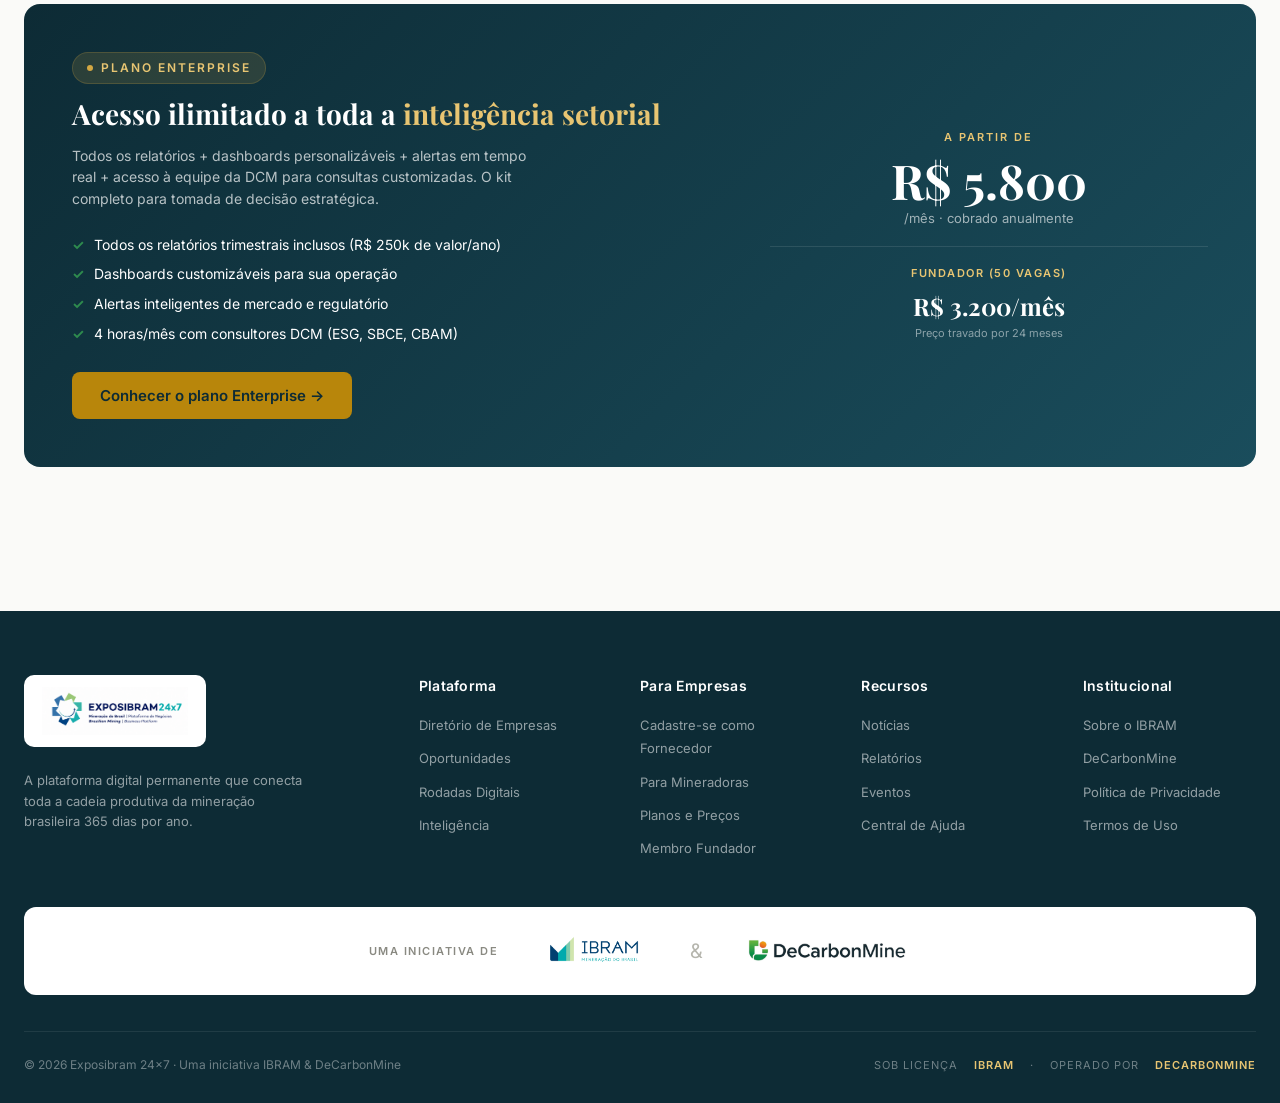
<file: inteligencia.html>
<!DOCTYPE html>
<html lang="pt-BR">
<head>
  <meta charset="UTF-8">
  <meta name="viewport" content="width=device-width, initial-scale=1.0">
  <title>Inteligência Setorial · Exposibram 24x7</title>
  <link rel="icon" type="image/svg+xml" href="data:image/svg+xml,%3Csvg xmlns='http://www.w3.org/2000/svg' viewBox='0 0 24 24'%3E%3Cpolygon points='12,2 22,8 22,16 12,22 2,16 2,8' fill='%23D4A843'/%3E%3C/svg%3E">
  <link rel="stylesheet" href="assets/styles.css">
</head>
<body data-nav="intel">

  <div id="app-header"></div>

  <!-- ─── PAGE HEADER ────────────────────────────────────────── -->
  <section class="page-header">
    <div class="container">
      <div class="breadcrumb">
        <a href="index.html">Início</a>
        <span class="breadcrumb-sep">/</span>
        <span>Inteligência Setorial</span>
      </div>
      <h1 class="page-title">Inteligência Setorial</h1>
      <p style="color: rgba(255,255,255,0.65); font-size: 14px; margin-top: 8px; max-width: 620px;">
        Os dados que movem a mineração brasileira — relatórios, dashboards e benchmarking. Powered by DeCarbonMine.
      </p>
    </div>
  </section>

  <!-- ─── PAINEL Q1 2026 · KPIs em tempo real + Heat Map ─── -->
  <section style="background: var(--white); padding: 40px 0; border-bottom: 1px solid var(--gray-200);">
    <div class="container">
      <div style="display: flex; align-items: center; justify-content: space-between; margin-bottom: 24px; flex-wrap: wrap; gap: 12px;">
        <div>
          <div style="font-size: 11px; font-weight: 700; letter-spacing: 2px; text-transform: uppercase; color: var(--gold-600); margin-bottom: 4px;">Painel de Inteligência · Atualizado em tempo real</div>
          <h2 style="font-family: var(--font-serif); font-size: 26px; font-weight: 700; color: var(--teal-900); line-height: 1.2;">O setor mineral brasileiro <span style="color: var(--gold-600); font-style: italic;">em números</span></h2>
        </div>
        <div style="display: flex; align-items: center; gap: 12px;">
          <span style="font-size: 11px; padding: 6px 12px; background: var(--teal-100); color: var(--teal-700); border-radius: 6px; font-weight: 600; letter-spacing: 0.5px;">Q1 · 2026</span>
          <span style="font-size: 11px; padding: 6px 12px; background: var(--green-100); color: var(--green-600); border-radius: 6px; font-weight: 600; letter-spacing: 0.5px; display: inline-flex; align-items: center; gap: 6px;">
            <span style="width: 6px; height: 6px; background: var(--green-500); border-radius: 50%; animation: pulse 2s ease infinite;"></span>
            AO VIVO
          </span>
        </div>
      </div>

      <!-- KPIs em tiles -->
      <div style="display: grid; grid-template-columns: repeat(4, 1fr); gap: 14px; margin-bottom: 32px;">
        <div style="padding: 18px 20px; background: linear-gradient(135deg, var(--teal-900), var(--teal-700)); color: var(--white); border-radius: var(--radius-md); position: relative; overflow: hidden;">
          <div style="font-size: 10px; letter-spacing: 1.5px; text-transform: uppercase; opacity: 0.7; margin-bottom: 8px; font-weight: 600;">RFQs Publicadas</div>
          <div style="font-size: 32px; font-weight: 800; line-height: 1; margin-bottom: 6px;">24</div>
          <div style="font-size: 11px; font-weight: 600; opacity: 0.9; color: var(--gold-500);">▲ 38% vs. Q4 2025</div>
        </div>
        <div style="padding: 18px 20px; background: linear-gradient(135deg, var(--teal-900), var(--teal-700)); color: var(--white); border-radius: var(--radius-md);">
          <div style="font-size: 10px; letter-spacing: 1.5px; text-transform: uppercase; opacity: 0.7; margin-bottom: 8px; font-weight: 600;">GMV Influenciado</div>
          <div style="font-size: 32px; font-weight: 800; line-height: 1; margin-bottom: 6px;">R$ 96<span style="font-size: 18px; opacity: 0.8;">mi</span></div>
          <div style="font-size: 11px; font-weight: 600; opacity: 0.9; color: var(--gold-500);">▲ 42% vs. Q4 2025</div>
        </div>
        <div style="padding: 18px 20px; background: linear-gradient(135deg, var(--gold-600), var(--gold-500)); color: var(--white); border-radius: var(--radius-md); box-shadow: 0 6px 20px rgba(212, 168, 67, 0.25);">
          <div style="font-size: 10px; letter-spacing: 1.5px; text-transform: uppercase; opacity: 0.85; margin-bottom: 8px; font-weight: 600;">Fornecedores Ativos</div>
          <div style="font-size: 32px; font-weight: 800; line-height: 1; margin-bottom: 6px;">180</div>
          <div style="font-size: 11px; font-weight: 600; opacity: 0.95;">▲ 22% vs. Q4 2025</div>
        </div>
        <div style="padding: 18px 20px; background: linear-gradient(135deg, var(--teal-900), var(--teal-700)); color: var(--white); border-radius: var(--radius-md);">
          <div style="font-size: 10px; letter-spacing: 1.5px; text-transform: uppercase; opacity: 0.7; margin-bottom: 8px; font-weight: 600;">Tempo Médio RFQ</div>
          <div style="font-size: 32px; font-weight: 800; line-height: 1; margin-bottom: 6px;">8<span style="font-size: 18px; opacity: 0.8;">d</span></div>
          <div style="font-size: 11px; font-weight: 600; opacity: 0.9; color: var(--gold-500);">vs. 23d off-platform</div>
        </div>
      </div>

      <!-- Heat Map · Mineradora × Categoria -->
      <div style="background: var(--gray-100); border-radius: var(--radius-lg); padding: 24px 28px; border: 1px solid var(--gray-200);">
        <div style="display: flex; justify-content: space-between; align-items: baseline; margin-bottom: 16px; flex-wrap: wrap; gap: 8px;">
          <div>
            <div style="font-size: 10px; font-weight: 700; letter-spacing: 1.8px; text-transform: uppercase; color: var(--gold-600); margin-bottom: 4px;">Análise Cruzada · Proprietária IBRAM</div>
            <h3 style="font-family: var(--font-serif); font-size: 18px; font-weight: 700; color: var(--teal-900);">Heat Map · Mineradora × Categoria de Demanda</h3>
          </div>
          <span style="font-size: 11px; color: var(--gray-600); font-style: italic;">Volume de RFQs nos últimos 90 dias</span>
        </div>

        <div style="display: grid; grid-template-columns: 110px repeat(5, 1fr); gap: 4px; font-size: 11px; max-width: 720px;">
          <!-- Header row -->
          <div></div>
          <div style="padding: 8px 4px; font-weight: 700; color: var(--gray-700); text-transform: uppercase; letter-spacing: 0.5px; font-size: 10px; text-align: center;">Barragens</div>
          <div style="padding: 8px 4px; font-weight: 700; color: var(--gray-700); text-transform: uppercase; letter-spacing: 0.5px; font-size: 10px; text-align: center;">LHD</div>
          <div style="padding: 8px 4px; font-weight: 700; color: var(--gray-700); text-transform: uppercase; letter-spacing: 0.5px; font-size: 10px; text-align: center;">Auto.</div>
          <div style="padding: 8px 4px; font-weight: 700; color: var(--gray-700); text-transform: uppercase; letter-spacing: 0.5px; font-size: 10px; text-align: center;">ESG</div>
          <div style="padding: 8px 4px; font-weight: 700; color: var(--gray-700); text-transform: uppercase; letter-spacing: 0.5px; font-size: 10px; text-align: center;">Benef.</div>

          <!-- Vale -->
          <div style="padding: 10px 4px; font-weight: 700; color: var(--teal-900); font-size: 13px;">Vale</div>
          <div style="aspect-ratio: 1.6; border-radius: 4px; display: flex; align-items: center; justify-content: center; font-weight: 700; color: var(--white); font-size: 14px; background: #0D2B35;">12</div>
          <div style="aspect-ratio: 1.6; border-radius: 4px; display: flex; align-items: center; justify-content: center; font-weight: 700; color: var(--white); font-size: 14px; background: #1A4D5C;">8</div>
          <div style="aspect-ratio: 1.6; border-radius: 4px; display: flex; align-items: center; justify-content: center; font-weight: 700; color: var(--white); font-size: 14px; background: #2E7D8C;">6</div>
          <div style="aspect-ratio: 1.6; border-radius: 4px; display: flex; align-items: center; justify-content: center; font-weight: 700; color: var(--white); font-size: 14px; background: #1A4D5C;">9</div>
          <div style="aspect-ratio: 1.6; border-radius: 4px; display: flex; align-items: center; justify-content: center; font-weight: 700; color: var(--white); font-size: 14px; background: #2E7D8C;">5</div>

          <!-- Anglo -->
          <div style="padding: 10px 4px; font-weight: 700; color: var(--teal-900); font-size: 13px;">Anglo American</div>
          <div style="aspect-ratio: 1.6; border-radius: 4px; display: flex; align-items: center; justify-content: center; font-weight: 700; color: var(--white); font-size: 14px; background: #1A4D5C;">7</div>
          <div style="aspect-ratio: 1.6; border-radius: 4px; display: flex; align-items: center; justify-content: center; font-weight: 700; color: var(--white); font-size: 14px; background: #1E5C6E;">5</div>
          <div style="aspect-ratio: 1.6; border-radius: 4px; display: flex; align-items: center; justify-content: center; font-weight: 700; color: var(--white); font-size: 14px; background: #0D2B35;">10</div>
          <div style="aspect-ratio: 1.6; border-radius: 4px; display: flex; align-items: center; justify-content: center; font-weight: 700; color: var(--white); font-size: 14px; background: #1A4D5C;">8</div>
          <div style="aspect-ratio: 1.6; border-radius: 4px; display: flex; align-items: center; justify-content: center; font-weight: 700; color: var(--white); font-size: 14px; background: #5A9FAE;">3</div>

          <!-- CSN -->
          <div style="padding: 10px 4px; font-weight: 700; color: var(--teal-900); font-size: 13px;">CSN Mineração</div>
          <div style="aspect-ratio: 1.6; border-radius: 4px; display: flex; align-items: center; justify-content: center; font-weight: 700; color: var(--white); font-size: 14px; background: #2E7D8C;">4</div>
          <div style="aspect-ratio: 1.6; border-radius: 4px; display: flex; align-items: center; justify-content: center; font-weight: 700; color: var(--white); font-size: 14px; background: #1A4D5C;">7</div>
          <div style="aspect-ratio: 1.6; border-radius: 4px; display: flex; align-items: center; justify-content: center; font-weight: 700; color: var(--white); font-size: 14px; background: #5A9FAE;">2</div>
          <div style="aspect-ratio: 1.6; border-radius: 4px; display: flex; align-items: center; justify-content: center; font-weight: 700; color: var(--white); font-size: 14px; background: #2E7D8C;">5</div>
          <div style="aspect-ratio: 1.6; border-radius: 4px; display: flex; align-items: center; justify-content: center; font-weight: 700; color: var(--white); font-size: 14px; background: #1A4D5C;">7</div>

          <!-- Samarco -->
          <div style="padding: 10px 4px; font-weight: 700; color: var(--teal-900); font-size: 13px;">Samarco</div>
          <div style="aspect-ratio: 1.6; border-radius: 4px; display: flex; align-items: center; justify-content: center; font-weight: 700; color: var(--white); font-size: 14px; background: #0D2B35;">11</div>
          <div style="aspect-ratio: 1.6; border-radius: 4px; display: flex; align-items: center; justify-content: center; font-weight: 700; color: var(--white); font-size: 14px; background: #5A9FAE;">2</div>
          <div style="aspect-ratio: 1.6; border-radius: 4px; display: flex; align-items: center; justify-content: center; font-weight: 700; color: var(--white); font-size: 14px; background: #2E7D8C;">4</div>
          <div style="aspect-ratio: 1.6; border-radius: 4px; display: flex; align-items: center; justify-content: center; font-weight: 700; color: var(--white); font-size: 14px; background: #1A4D5C;">6</div>
          <div style="aspect-ratio: 1.6; border-radius: 4px; display: flex; align-items: center; justify-content: center; font-weight: 700; color: var(--white); font-size: 14px; background: #5A9FAE;">3</div>

          <!-- Kinross -->
          <div style="padding: 10px 4px; font-weight: 700; color: var(--teal-900); font-size: 13px;">Kinross</div>
          <div style="aspect-ratio: 1.6; border-radius: 4px; display: flex; align-items: center; justify-content: center; font-weight: 700; color: var(--white); font-size: 14px; background: #2E7D8C;">3</div>
          <div style="aspect-ratio: 1.6; border-radius: 4px; display: flex; align-items: center; justify-content: center; font-weight: 700; color: var(--white); font-size: 14px; background: #2E7D8C;">4</div>
          <div style="aspect-ratio: 1.6; border-radius: 4px; display: flex; align-items: center; justify-content: center; font-weight: 700; color: var(--white); font-size: 14px; background: #1A4D5C;">6</div>
          <div style="aspect-ratio: 1.6; border-radius: 4px; display: flex; align-items: center; justify-content: center; font-weight: 700; color: var(--white); font-size: 14px; background: #0D2B35;">9</div>
          <div style="aspect-ratio: 1.6; border-radius: 4px; display: flex; align-items: center; justify-content: center; font-weight: 700; color: var(--white); font-size: 14px; background: #2E7D8C;">4</div>
        </div>

        <div style="margin-top: 18px; padding-top: 14px; border-top: 1px solid var(--gray-200); display: flex; justify-content: space-between; align-items: center; flex-wrap: wrap; gap: 12px;">
          <p style="font-size: 12px; color: var(--gray-600); margin: 0; font-style: italic; max-width: 580px;">Esta análise cruzada é proprietária do IBRAM — não existe em nenhuma fonte pública. É um dos insumos do plano Enterprise (R$ 38-70k/ano).</p>
          <a href="#" class="btn btn-primary btn-sm" style="background: var(--gold-500); color: var(--white); border-color: var(--gold-500); white-space: nowrap;">Acessar plano Enterprise →</a>
        </div>
      </div>
    </div>
  </section>

  <style>
    @keyframes pulse { 0%, 100% { opacity: 1; transform: scale(1); } 50% { opacity: 0.6; transform: scale(1.3); } }
  </style>

  <!-- ─── HERO DESTAQUE ──────────────────────────────────────── -->
  <section style="background: linear-gradient(135deg, var(--teal-900), var(--teal-800)); padding: 40px 0; color: var(--white);">
    <div class="container">
      <div style="display: grid; grid-template-columns: 1fr 1fr; gap: 40px; align-items:center;">
        <div>
          <span class="hero-eyebrow" style="margin-bottom: 14px;">
            <span style="width:6px;height:6px;background:var(--gold-500);border-radius:50%;display:inline-block"></span>
            Q2 2026 · Atualizado em tempo real
          </span>
          <h2 style="font-family:var(--font-serif); font-size: 30px; font-weight: 700; line-height: 1.15; margin-bottom: 12px; color: var(--white);">
            Mineração Brasileira <span style="color:var(--gold-400)">em Números</span>
          </h2>
          <p style="font-size: 14px; color: rgba(255,255,255,0.7); margin-bottom: 24px; max-width: 480px;">
            Indicadores ao vivo da cadeia produtiva: volume transacionado, top categorias, ranking de fornecedores e tendências de ESG.
          </p>
          <div style="display: grid; grid-template-columns: repeat(3, 1fr); gap: 16px;">
            <div>
              <div style="font-family:var(--font-serif); font-size: 26px; font-weight: 700; color: var(--gold-400); line-height: 1;">R$ 110 mi</div>
              <div style="font-size: 11px; color: rgba(255,255,255,0.5); text-transform:uppercase; letter-spacing:1px; margin-top: 4px;">GMV Q2 2026</div>
            </div>
            <div>
              <div style="font-family:var(--font-serif); font-size: 26px; font-weight: 700; color: var(--gold-400); line-height: 1;">+ 34%</div>
              <div style="font-size: 11px; color: rgba(255,255,255,0.5); text-transform:uppercase; letter-spacing:1px; margin-top: 4px;">vs Q1 2026</div>
            </div>
            <div>
              <div style="font-family:var(--font-serif); font-size: 26px; font-weight: 700; color: var(--gold-400); line-height: 1;">1.240</div>
              <div style="font-size: 11px; color: rgba(255,255,255,0.5); text-transform:uppercase; letter-spacing:1px; margin-top: 4px;">Conexões facilitadas</div>
            </div>
          </div>
        </div>
        <div style="background: rgba(255,255,255,0.04); border: 1px solid rgba(212,168,67,0.15); border-radius: var(--radius-lg); padding: 24px;">
          <!-- Gráfico SVG simulado -->
          <div style="display:flex; align-items:center; justify-content:space-between; margin-bottom: 14px;">
            <span style="font-size: 11px; color: var(--gold-400); letter-spacing:2px; text-transform:uppercase; font-weight: 600;">GMV Mensal · 2026</span>
            <span class="badge-pill badge-live" style="background:rgba(46,139,78,0.2); color: #6BCF8A">● AO VIVO</span>
          </div>
          <svg viewBox="0 0 400 160" style="width:100%; height: 160px;">
            <defs>
              <linearGradient id="goldArea" x1="0" y1="0" x2="0" y2="1">
                <stop offset="0%" stop-color="#D4A843" stop-opacity="0.35"/>
                <stop offset="100%" stop-color="#D4A843" stop-opacity="0"/>
              </linearGradient>
            </defs>
            <line x1="0" y1="40" x2="400" y2="40" stroke="rgba(255,255,255,0.06)" stroke-dasharray="2,3"/>
            <line x1="0" y1="80" x2="400" y2="80" stroke="rgba(255,255,255,0.06)" stroke-dasharray="2,3"/>
            <line x1="0" y1="120" x2="400" y2="120" stroke="rgba(255,255,255,0.06)" stroke-dasharray="2,3"/>
            <path d="M 20 130 L 60 120 L 100 105 L 140 95 L 180 80 L 220 60 L 260 65 L 300 50 L 340 35 L 380 20" fill="none" stroke="#D4A843" stroke-width="2.5"/>
            <path d="M 20 130 L 60 120 L 100 105 L 140 95 L 180 80 L 220 60 L 260 65 L 300 50 L 340 35 L 380 20 L 380 150 L 20 150 Z" fill="url(#goldArea)"/>
            <circle cx="380" cy="20" r="5" fill="#D4A843"/>
            <circle cx="380" cy="20" r="10" fill="#D4A843" fill-opacity="0.2"/>
            <text x="20" y="160" font-size="9" fill="rgba(255,255,255,0.4)">Jan</text>
            <text x="100" y="160" font-size="9" fill="rgba(255,255,255,0.4)">Mar</text>
            <text x="180" y="160" font-size="9" fill="rgba(255,255,255,0.4)">Mai</text>
            <text x="260" y="160" font-size="9" fill="rgba(255,255,255,0.4)">Ago</text>
            <text x="340" y="160" font-size="9" fill="rgba(255,255,255,0.4)">Nov</text>
          </svg>
          <div style="padding-top: 14px; border-top: 1px solid rgba(255,255,255,0.08); display:flex; justify-content: space-between; font-size: 12px;">
            <span style="color: rgba(255,255,255,0.6);">GMV acumulado 2026:</span>
            <strong style="color: var(--gold-400)">R$ 380 mi</strong>
          </div>
        </div>
      </div>
    </div>
  </section>

  <!-- ─── RELATÓRIOS DISPONÍVEIS ────────────────────────────── -->
  <section class="section">
    <div class="container">
      <div class="section-header">
        <div>
          <p class="section-eyebrow">Biblioteca de Relatórios</p>
          <h2 class="section-title">Relatórios <span>setoriais trimestrais</span></h2>
          <p class="section-sub">Análise técnica e estratégica para tomada de decisão. Desenvolvidos por especialistas da DCM.</p>
        </div>
        <a href="#" class="section-link">Ver biblioteca completa (47) →</a>
      </div>

      <div style="display: grid; grid-template-columns: repeat(3, 1fr); gap: 20px;">

        <!-- Relatório 1 -->
        <div style="background:var(--white); border:1px solid var(--gray-200); border-radius:var(--radius-lg); overflow:hidden;">
          <div style="background: linear-gradient(135deg, var(--teal-800), var(--teal-600)); padding: 32px 24px; color: var(--white); position: relative;">
            <span style="position:absolute; top: 16px; right: 16px; background: var(--gold-600); color: var(--teal-900); font-size: 10px; font-weight: 700; padding: 3px 8px; border-radius: var(--radius-full); letter-spacing: 0.5px;">Q2 2026</span>
            <div style="font-size: 11px; color: var(--gold-400); letter-spacing: 2px; text-transform: uppercase; font-weight: 600; margin-bottom: 8px;">📊 BENCHMARKING</div>
            <h3 style="font-family:var(--font-serif); font-size: 18px; font-weight: 700; line-height: 1.3; margin-bottom: 8px;">Equipamentos de Mineração — Benchmarking de Fornecedores</h3>
            <p style="font-size: 12px; color: rgba(255,255,255,0.7); line-height: 1.5;">Comparativo de preços, prazos e satisfação de 42 fornecedores nas 6 maiores categorias.</p>
          </div>
          <div style="padding: 18px 20px;">
            <div style="display:flex; gap: 14px; margin-bottom: 14px; font-size: 12px;">
              <span style="color:var(--gray-600)">📄 84 páginas</span>
              <span style="color:var(--gray-600)">🔄 Atualizado em Jun/26</span>
            </div>
            <div style="display:flex; align-items:center; justify-content:space-between;">
              <div>
                <div style="font-family:var(--font-serif); font-weight: 700; color: var(--teal-900); font-size: 16px;">R$ 12.500</div>
                <div style="font-size: 11px; color: var(--gray-600);">ou incluso no plano Enterprise</div>
              </div>
              <button class="btn btn-primary btn-sm">Adquirir →</button>
            </div>
          </div>
        </div>

        <!-- Relatório 2 -->
        <div style="background:var(--white); border:2px solid var(--gold-500); border-radius:var(--radius-lg); overflow:hidden; position: relative;">
          <span style="position:absolute; top: -10px; left: 20px; background: var(--gold-600); color: var(--teal-900); font-size: 10px; font-weight: 700; padding: 4px 12px; border-radius: var(--radius-full); letter-spacing: 1px; z-index: 1;">⭐ MAIS VENDIDO</span>
          <div style="background: linear-gradient(135deg, var(--gold-700), var(--gold-600)); padding: 32px 24px; color: var(--teal-900); position: relative;">
            <span style="position:absolute; top: 16px; right: 16px; background: var(--teal-900); color: var(--gold-400); font-size: 10px; font-weight: 700; padding: 3px 8px; border-radius: var(--radius-full); letter-spacing: 0.5px;">Q2 2026</span>
            <div style="font-size: 11px; color: var(--teal-900); opacity: 0.7; letter-spacing: 2px; text-transform: uppercase; font-weight: 600; margin-bottom: 8px;">🌱 ESG &amp; COMPLIANCE</div>
            <h3 style="font-family:var(--font-serif); font-size: 18px; font-weight: 700; line-height: 1.3; margin-bottom: 8px;">SBCE e CBAM — Roadmap Completo para a Mineração</h3>
            <p style="font-size: 12px; color: rgba(13,43,53,0.75); line-height: 1.5;">Guia regulatório com cronograma, obrigações, multas e como se preparar. Único no mercado.</p>
          </div>
          <div style="padding: 18px 20px;">
            <div style="display:flex; gap: 14px; margin-bottom: 14px; font-size: 12px;">
              <span style="color:var(--gray-600)">📄 132 páginas</span>
              <span style="color:var(--gray-600)">🔄 Atualizado em Jun/26</span>
            </div>
            <div style="display:flex; align-items:center; justify-content:space-between;">
              <div>
                <div style="font-family:var(--font-serif); font-weight: 700; color: var(--teal-900); font-size: 16px;">R$ 18.500</div>
                <div style="font-size: 11px; color: var(--gold-700); font-weight: 600;">Exclusivo DCM</div>
              </div>
              <button class="btn btn-gold btn-sm">Adquirir →</button>
            </div>
          </div>
        </div>

        <!-- Relatório 3 -->
        <div style="background:var(--white); border:1px solid var(--gray-200); border-radius:var(--radius-lg); overflow:hidden;">
          <div style="background: linear-gradient(135deg, var(--teal-700), var(--teal-500)); padding: 32px 24px; color: var(--white); position: relative;">
            <span style="position:absolute; top: 16px; right: 16px; background: var(--gold-600); color: var(--teal-900); font-size: 10px; font-weight: 700; padding: 3px 8px; border-radius: var(--radius-full); letter-spacing: 0.5px;">2026</span>
            <div style="font-size: 11px; color: var(--gold-400); letter-spacing: 2px; text-transform: uppercase; font-weight: 600; margin-bottom: 8px;">🌎 TENDÊNCIAS</div>
            <h3 style="font-family:var(--font-serif); font-size: 18px; font-weight: 700; line-height: 1.3; margin-bottom: 8px;">Mineração Brasileira — Outlook 2026/2030</h3>
            <p style="font-size: 12px; color: rgba(255,255,255,0.7); line-height: 1.5;">Tendências de mercado, minerais críticos, geopolítica e investimentos para o ciclo 2026-2030.</p>
          </div>
          <div style="padding: 18px 20px;">
            <div style="display:flex; gap: 14px; margin-bottom: 14px; font-size: 12px;">
              <span style="color:var(--gray-600)">📄 96 páginas</span>
              <span style="color:var(--gray-600)">🔄 Anual</span>
            </div>
            <div style="display:flex; align-items:center; justify-content:space-between;">
              <div>
                <div style="font-family:var(--font-serif); font-weight: 700; color: var(--teal-900); font-size: 16px;">R$ 14.800</div>
                <div style="font-size: 11px; color: var(--gray-600);">incluso no plano Enterprise</div>
              </div>
              <button class="btn btn-primary btn-sm">Adquirir →</button>
            </div>
          </div>
        </div>

      </div>
    </div>
  </section>

  <!-- ─── DASHBOARD INTERATIVO ───────────────────────────────── -->
  <section class="section" style="background: var(--gray-100);">
    <div class="container">
      <div class="section-header">
        <div>
          <p class="section-eyebrow">Dashboard Interativo</p>
          <h2 class="section-title">Cadeia produtiva da <span>mineração brasileira</span></h2>
          <p class="section-sub">Visualize a operação do setor em tempo real. Drill down por categoria, região, mineradora ou fornecedor.</p>
        </div>
      </div>

      <div style="display: grid; grid-template-columns: 1fr 1fr; gap: 20px;">

        <!-- Top categorias -->
        <div class="panel">
          <div class="panel-header">
            <h3 class="panel-title">Top Categorias por GMV</h3>
            <span style="font-size: 12px; color: var(--gray-500)">Q2 2026 · YTD</span>
          </div>
          <div class="panel-body">
            <div style="display:flex; flex-direction:column; gap: 14px;">
              <div>
                <div style="display:flex; justify-content:space-between; margin-bottom: 6px;">
                  <span style="font-size: 13px; color: var(--teal-900); font-weight: 600;">Equipamentos e Maquinário</span>
                  <span style="font-size: 13px; color: var(--teal-800); font-weight: 700;">R$ 70 mi</span>
                </div>
                <div class="progress-track"><div class="progress-fill" style="width:92%; background: var(--gold-600);"></div></div>
              </div>
              <div>
                <div style="display:flex; justify-content:space-between; margin-bottom: 6px;">
                  <span style="font-size: 13px; color: var(--teal-900); font-weight: 600;">Beneficiamento Mineral</span>
                  <span style="font-size: 13px; color: var(--teal-800); font-weight: 700;">R$ 43 mi</span>
                </div>
                <div class="progress-track"><div class="progress-fill" style="width:64%;"></div></div>
              </div>
              <div>
                <div style="display:flex; justify-content:space-between; margin-bottom: 6px;">
                  <span style="font-size: 13px; color: var(--teal-900); font-weight: 600;">Tecnologia e Automação</span>
                  <span style="font-size: 13px; color: var(--teal-800); font-weight: 700;">R$ 26 mi</span>
                </div>
                <div class="progress-track"><div class="progress-fill" style="width:42%;"></div></div>
              </div>
              <div>
                <div style="display:flex; justify-content:space-between; margin-bottom: 6px;">
                  <span style="font-size: 13px; color: var(--teal-900); font-weight: 600;">Serviços de Engenharia</span>
                  <span style="font-size: 13px; color: var(--teal-800); font-weight: 700;">R$ 24 mi</span>
                </div>
                <div class="progress-track"><div class="progress-fill" style="width:38%;"></div></div>
              </div>
              <div>
                <div style="display:flex; justify-content:space-between; margin-bottom: 6px;">
                  <span style="font-size: 13px; color: var(--teal-900); font-weight: 600;">Insumos e Explosivos</span>
                  <span style="font-size: 13px; color: var(--teal-800); font-weight: 700;">R$ 16 mi</span>
                </div>
                <div class="progress-track"><div class="progress-fill" style="width:28%;"></div></div>
              </div>
              <div>
                <div style="display:flex; justify-content:space-between; margin-bottom: 6px;">
                  <span style="font-size: 13px; color: var(--teal-900); font-weight: 600;">ESG e Sustentabilidade</span>
                  <span style="font-size: 13px; color: var(--green-600); font-weight: 700;">R$ 12 mi ↑</span>
                </div>
                <div class="progress-track"><div class="progress-fill" style="width:18%; background: var(--green-500);"></div></div>
              </div>
            </div>
          </div>
        </div>

        <!-- Mineradoras mais ativas -->
        <div class="panel">
          <div class="panel-header">
            <h3 class="panel-title">Mineradoras Mais Ativas</h3>
            <span style="font-size: 12px; color: var(--gray-500)">Por RFQs publicadas</span>
          </div>
          <div class="panel-body" style="padding: 0;">
            <div style="padding: 0 22px;">
              <div style="display:flex; align-items:center; gap: 14px; padding: 16px 0; border-bottom: 1px solid var(--gray-100);">
                <div style="font-family:var(--font-serif); font-size: 18px; font-weight: 700; color: var(--gold-600); width: 24px;">1</div>
                <div style="width:38px;height:38px;background:linear-gradient(135deg,var(--gold-600),var(--gold-700));color:var(--white);border-radius:var(--radius-md);display:flex;align-items:center;justify-content:center;font-family:var(--font-serif);font-weight:700;font-size:14px">V</div>
                <div style="flex:1;">
                  <div style="font-weight: 600; font-size: 14px; color: var(--teal-900);">Vale S.A.</div>
                  <div style="font-size: 12px; color: var(--gray-600);">34 RFQs · R$ 68 mi em contratos</div>
                </div>
                <div style="text-align:right">
                  <div style="font-family:var(--font-serif); font-weight: 700; color: var(--teal-800); font-size: 16px;">34</div>
                  <div style="font-size: 10px; color: var(--green-600); font-weight: 600;">↑ 18%</div>
                </div>
              </div>
              <div style="display:flex; align-items:center; gap: 14px; padding: 16px 0; border-bottom: 1px solid var(--gray-100);">
                <div style="font-family:var(--font-serif); font-size: 18px; font-weight: 700; color: var(--gold-600); width: 24px;">2</div>
                <div style="width:38px;height:38px;background:linear-gradient(135deg,var(--teal-700),var(--teal-500));color:var(--white);border-radius:var(--radius-md);display:flex;align-items:center;justify-content:center;font-family:var(--font-serif);font-weight:700;font-size:14px">A</div>
                <div style="flex:1;">
                  <div style="font-weight: 600; font-size: 14px; color: var(--teal-900);">Anglo American</div>
                  <div style="font-size: 12px; color: var(--gray-600);">26 RFQs · R$ 42 mi em contratos</div>
                </div>
                <div style="text-align:right">
                  <div style="font-family:var(--font-serif); font-weight: 700; color: var(--teal-800); font-size: 16px;">26</div>
                  <div style="font-size: 10px; color: var(--green-600); font-weight: 600;">↑ 24%</div>
                </div>
              </div>
              <div style="display:flex; align-items:center; gap: 14px; padding: 16px 0; border-bottom: 1px solid var(--gray-100);">
                <div style="font-family:var(--font-serif); font-size: 18px; font-weight: 700; color: var(--gold-600); width: 24px;">3</div>
                <div style="width:38px;height:38px;background:linear-gradient(135deg,var(--green-600),var(--green-500));color:var(--white);border-radius:var(--radius-md);display:flex;align-items:center;justify-content:center;font-family:var(--font-serif);font-weight:700;font-size:14px">K</div>
                <div style="flex:1;">
                  <div style="font-weight: 600; font-size: 14px; color: var(--teal-900);">Kinross Brasil</div>
                  <div style="font-size: 12px; color: var(--gray-600);">18 RFQs · R$ 24 mi em contratos</div>
                </div>
                <div style="text-align:right">
                  <div style="font-family:var(--font-serif); font-weight: 700; color: var(--teal-800); font-size: 16px;">18</div>
                  <div style="font-size: 10px; color: var(--green-600); font-weight: 600;">↑ 12%</div>
                </div>
              </div>
              <div style="display:flex; align-items:center; gap: 14px; padding: 16px 0; border-bottom: 1px solid var(--gray-100);">
                <div style="font-family:var(--font-serif); font-size: 18px; font-weight: 700; color: var(--gray-400); width: 24px;">4</div>
                <div style="width:38px;height:38px;background:linear-gradient(135deg,var(--red-500),var(--red-600));color:var(--white);border-radius:var(--radius-md);display:flex;align-items:center;justify-content:center;font-family:var(--font-serif);font-weight:700;font-size:14px">N</div>
                <div style="flex:1;">
                  <div style="font-weight: 600; font-size: 14px; color: var(--teal-900);">Nexa Resources</div>
                  <div style="font-size: 12px; color: var(--gray-600);">14 RFQs · R$ 18 mi em contratos</div>
                </div>
                <div style="text-align:right">
                  <div style="font-family:var(--font-serif); font-weight: 700; color: var(--teal-800); font-size: 16px;">14</div>
                  <div style="font-size: 10px; color: var(--green-600); font-weight: 600;">↑ 8%</div>
                </div>
              </div>
              <div style="display:flex; align-items:center; gap: 14px; padding: 16px 0;">
                <div style="font-family:var(--font-serif); font-size: 18px; font-weight: 700; color: var(--gray-400); width: 24px;">5</div>
                <div style="width:38px;height:38px;background:linear-gradient(135deg,var(--teal-800),var(--teal-600));color:var(--white);border-radius:var(--radius-md);display:flex;align-items:center;justify-content:center;font-family:var(--font-serif);font-weight:700;font-size:14px">Sa</div>
                <div style="flex:1;">
                  <div style="font-weight: 600; font-size: 14px; color: var(--teal-900);">Samarco Mineração</div>
                  <div style="font-size: 12px; color: var(--gray-600);">11 RFQs · R$ 14 mi em contratos</div>
                </div>
                <div style="text-align:right">
                  <div style="font-family:var(--font-serif); font-weight: 700; color: var(--teal-800); font-size: 16px;">11</div>
                  <div style="font-size: 10px; color: var(--green-600); font-weight: 600;">↑ 14%</div>
                </div>
              </div>
            </div>
          </div>
        </div>

      </div>

      <!-- Mapa de calor -->
      <div class="panel" style="margin-top: 20px;">
        <div class="panel-header">
          <h3 class="panel-title">Cadeia Produtiva por Região</h3>
          <span style="font-size: 12px; color: var(--gray-500)">Fornecedores ativos · 2026</span>
        </div>
        <div class="panel-body">
          <div style="display: grid; grid-template-columns: repeat(5, 1fr); gap: 12px;">
            <div style="background: var(--gold-600); border-radius: var(--radius-md); padding: 18px; color: var(--teal-900);">
              <div style="font-size: 11px; font-weight: 700; letter-spacing: 1px; text-transform: uppercase; opacity: 0.7;">MG</div>
              <div style="font-family:var(--font-serif); font-size: 24px; font-weight: 700;">92</div>
              <div style="font-size: 11px; font-weight: 600;">fornecedores</div>
              <div style="margin-top: 6px; font-size: 11px; opacity: 0.8;">R$ 150 mi GMV</div>
            </div>
            <div style="background: var(--teal-700); border-radius: var(--radius-md); padding: 18px; color: var(--white);">
              <div style="font-size: 11px; font-weight: 700; letter-spacing: 1px; text-transform: uppercase; opacity: 0.7;">SP</div>
              <div style="font-family:var(--font-serif); font-size: 24px; font-weight: 700;">48</div>
              <div style="font-size: 11px; font-weight: 600;">fornecedores</div>
              <div style="margin-top: 6px; font-size: 11px; opacity: 0.7;">R$ 95 mi GMV</div>
            </div>
            <div style="background: var(--teal-100); border-radius: var(--radius-md); padding: 18px; color: var(--teal-900);">
              <div style="font-size: 11px; font-weight: 700; letter-spacing: 1px; text-transform: uppercase; opacity: 0.7;">PA</div>
              <div style="font-family:var(--font-serif); font-size: 24px; font-weight: 700;">28</div>
              <div style="font-size: 11px; font-weight: 600;">fornecedores</div>
              <div style="margin-top: 6px; font-size: 11px; opacity: 0.7;">R$ 55 mi GMV</div>
            </div>
            <div style="background: var(--teal-100); border-radius: var(--radius-md); padding: 18px; color: var(--teal-900);">
              <div style="font-size: 11px; font-weight: 700; letter-spacing: 1px; text-transform: uppercase; opacity: 0.7;">BA</div>
              <div style="font-family:var(--font-serif); font-size: 24px; font-weight: 700;">22</div>
              <div style="font-size: 11px; font-weight: 600;">fornecedores</div>
              <div style="margin-top: 6px; font-size: 11px; opacity: 0.7;">R$ 38 mi GMV</div>
            </div>
            <div style="background: var(--gray-200); border-radius: var(--radius-md); padding: 18px; color: var(--gray-700);">
              <div style="font-size: 11px; font-weight: 700; letter-spacing: 1px; text-transform: uppercase; opacity: 0.7;">Outros</div>
              <div style="font-family:var(--font-serif); font-size: 24px; font-weight: 700;">30</div>
              <div style="font-size: 11px; font-weight: 600;">fornecedores</div>
              <div style="margin-top: 6px; font-size: 11px; opacity: 0.7;">R$ 42 mi GMV</div>
            </div>
          </div>
        </div>
      </div>

    </div>
  </section>

  <!-- ─── CTA ENTERPRISE ─────────────────────────────────────── -->
  <section class="section">
    <div class="container">
      <div style="background:linear-gradient(135deg, var(--teal-900), var(--teal-700)); border-radius: var(--radius-xl); padding: 48px; color: var(--white); display:grid; grid-template-columns: 1.5fr 1fr; gap: 40px; align-items:center;">
        <div>
          <span class="hero-eyebrow" style="margin-bottom: 14px;">
            <span style="width:6px;height:6px;background:var(--gold-500);border-radius:50%;display:inline-block"></span>
            PLANO ENTERPRISE
          </span>
          <h2 style="font-family:var(--font-serif); font-size: 28px; font-weight: 700; line-height: 1.15; margin-bottom: 14px;">
            Acesso ilimitado a toda a <span style="color:var(--gold-400)">inteligência setorial</span>
          </h2>
          <p style="font-size: 14px; color: rgba(255,255,255,0.7); margin-bottom: 24px; max-width: 480px;">
            Todos os relatórios + dashboards personalizáveis + alertas em tempo real + acesso à equipe da DCM para consultas customizadas. O kit completo para tomada de decisão estratégica.
          </p>
          <ul style="list-style:none; display: flex; flex-direction: column; gap: 8px; margin-bottom: 28px; font-size: 14px;">
            <li style="display: flex; align-items: center; gap: 10px;"><span style="color: var(--green-500); font-weight: 700;">✓</span> Todos os relatórios trimestrais inclusos (R$ 250k de valor/ano)</li>
            <li style="display: flex; align-items: center; gap: 10px;"><span style="color: var(--green-500); font-weight: 700;">✓</span> Dashboards customizáveis para sua operação</li>
            <li style="display: flex; align-items: center; gap: 10px;"><span style="color: var(--green-500); font-weight: 700;">✓</span> Alertas inteligentes de mercado e regulatório</li>
            <li style="display: flex; align-items: center; gap: 10px;"><span style="color: var(--green-500); font-weight: 700;">✓</span> 4 horas/mês com consultores DCM (ESG, SBCE, CBAM)</li>
          </ul>
          <button class="btn btn-gold btn-lg">Conhecer o plano Enterprise →</button>
        </div>
        <div style="text-align: center;">
          <div style="font-size: 11px; color: var(--gold-400); letter-spacing: 2px; text-transform: uppercase; font-weight: 600; margin-bottom: 10px;">A partir de</div>
          <div style="font-family:var(--font-serif); font-size: 48px; font-weight: 700; color: var(--white); line-height: 1;">R$ 5.800</div>
          <div style="font-size: 13px; color: rgba(255,255,255,0.6); margin-top: 4px;">/mês · cobrado anualmente</div>
          <div style="margin-top: 18px; padding-top: 18px; border-top: 1px solid rgba(255,255,255,0.1);">
            <div style="font-size: 11px; color: var(--gold-400); letter-spacing: 1.5px; text-transform: uppercase; font-weight: 600;">Fundador (50 vagas)</div>
            <div style="font-family:var(--font-serif); font-size: 24px; font-weight: 700; color: var(--white); margin-top: 6px;">R$ 3.200/mês</div>
            <div style="font-size: 11px; color: rgba(255,255,255,0.5);">Preço travado por 24 meses</div>
          </div>
        </div>
      </div>
    </div>
  </section>

  <div id="app-footer"></div>
  <script src="assets/shared.js"></script>
</body>
</html>
</file>
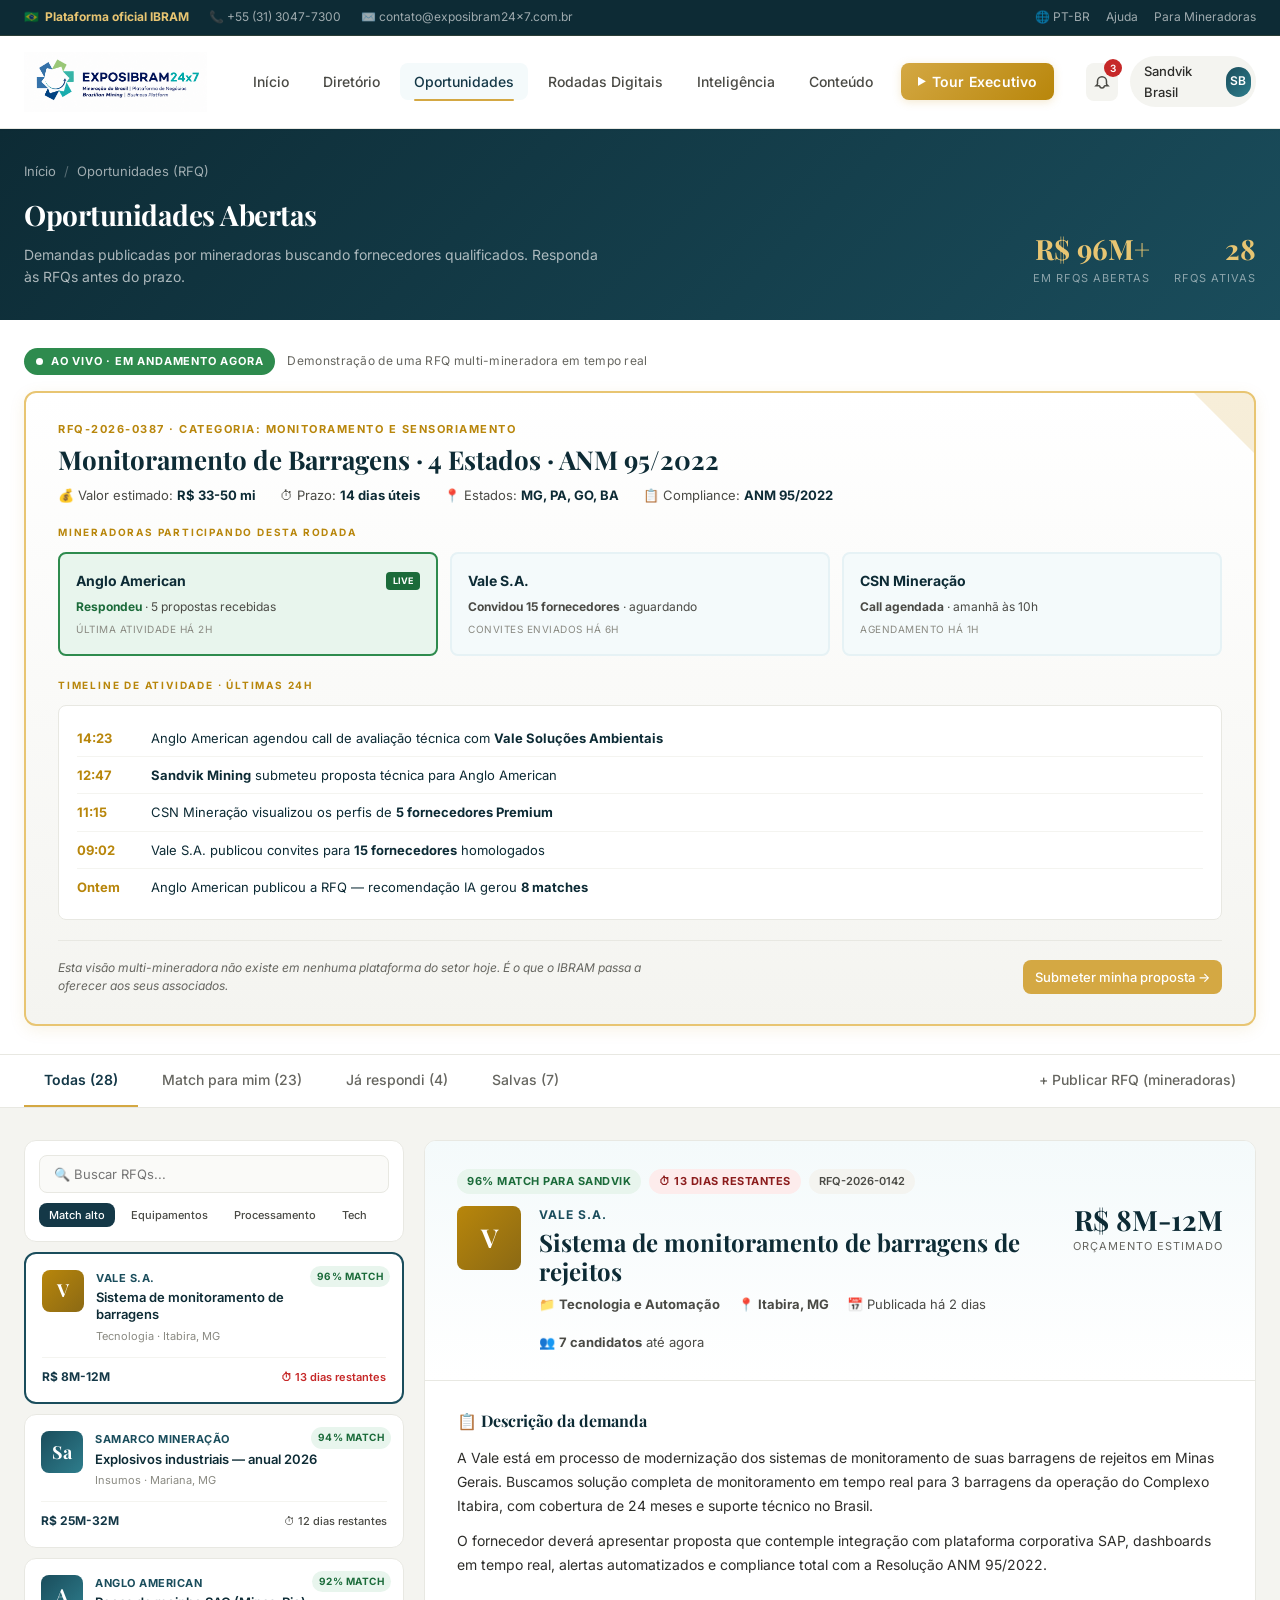
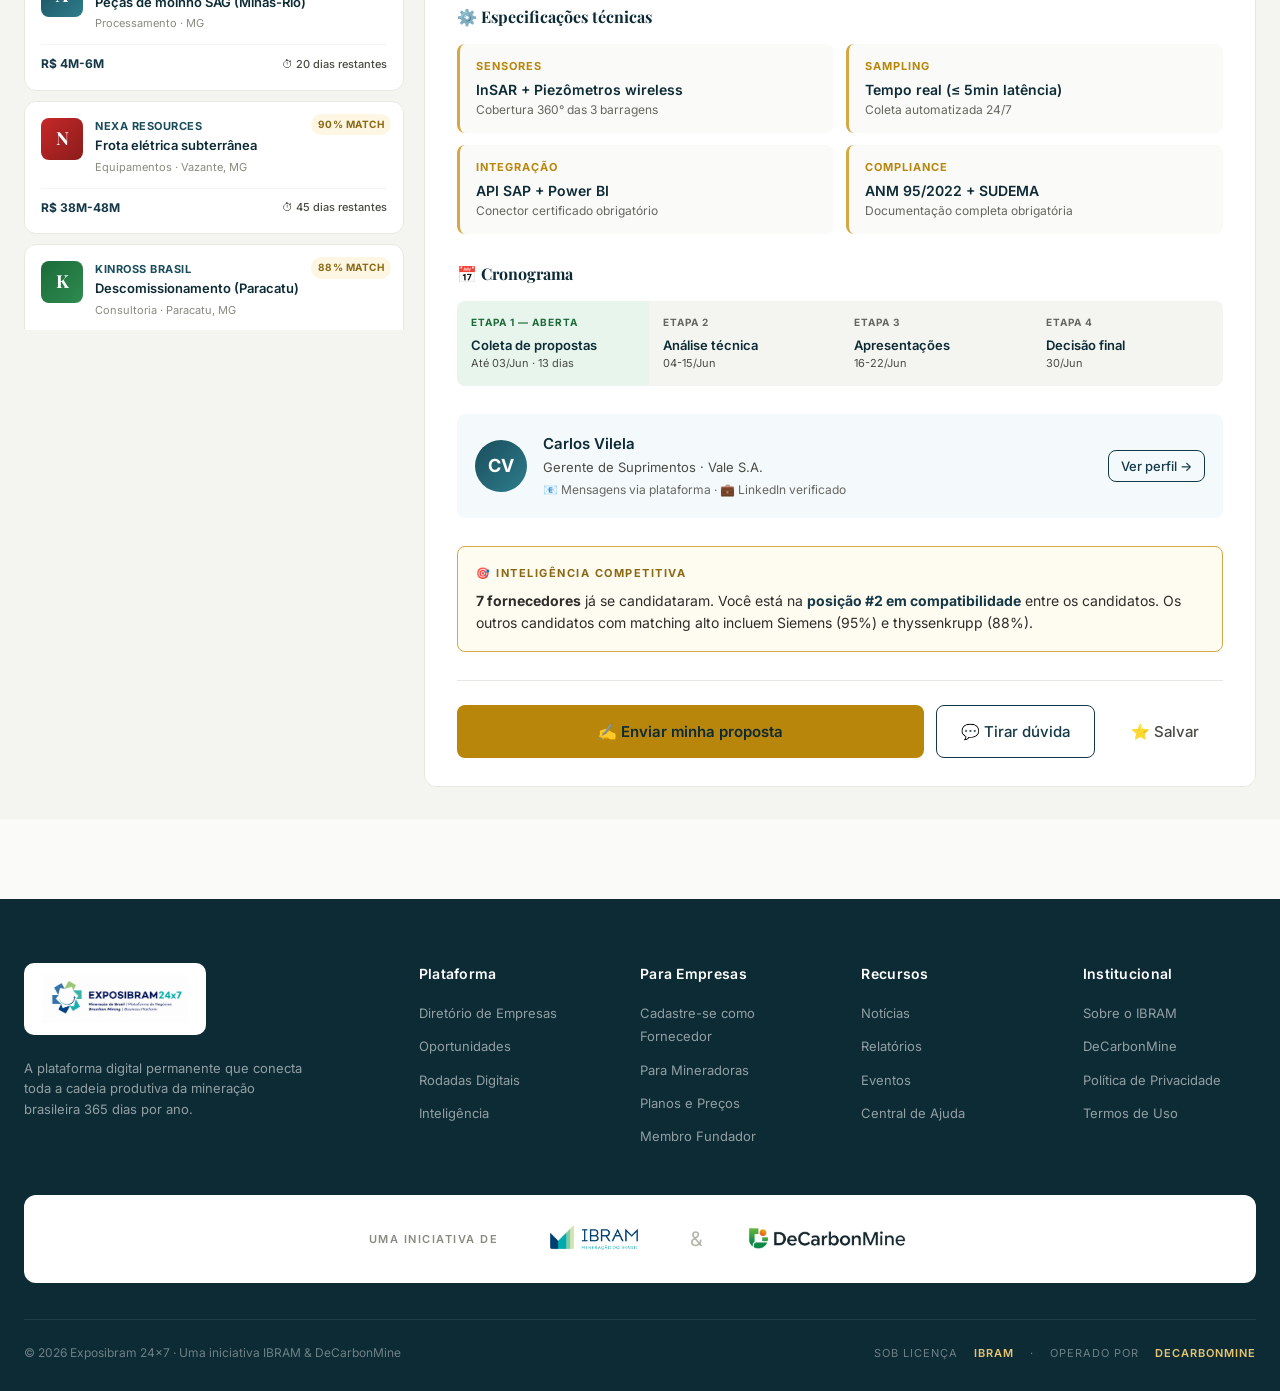
<file: rfq.html>
<!DOCTYPE html>
<html lang="pt-BR">
<head>
  <meta charset="UTF-8">
  <meta name="viewport" content="width=device-width, initial-scale=1.0">
  <title>Oportunidades · Exposibram 24x7</title>
  <link rel="icon" type="image/svg+xml" href="data:image/svg+xml,%3Csvg xmlns='http://www.w3.org/2000/svg' viewBox='0 0 24 24'%3E%3Cpolygon points='12,2 22,8 22,16 12,22 2,16 2,8' fill='%23D4A843'/%3E%3C/svg%3E">
  <link rel="stylesheet" href="assets/styles.css">
</head>
<body data-nav="rfq">

  <div id="app-header"></div>

  <!-- ─── PAGE HEADER ────────────────────────────────────────── -->
  <section class="page-header">
    <div class="container">
      <div class="breadcrumb">
        <a href="index.html">Início</a>
        <span class="breadcrumb-sep">/</span>
        <span>Oportunidades (RFQ)</span>
      </div>
      <div style="display:flex; justify-content:space-between; align-items:flex-end; gap: 24px;">
        <div>
          <h1 class="page-title">Oportunidades Abertas</h1>
          <p style="color: rgba(255,255,255,0.65); font-size: 14px; margin-top: 8px; max-width: 580px;">
            Demandas publicadas por mineradoras buscando fornecedores qualificados. Responda às RFQs antes do prazo.
          </p>
        </div>
        <div style="display:flex; gap: 24px;">
          <div style="text-align:right">
            <div style="font-family: var(--font-serif); font-size: 28px; font-weight: 700; color: var(--gold-400)">R$ 96M+</div>
            <div style="font-size: 11px; color: rgba(255,255,255,0.5); text-transform:uppercase; letter-spacing:1px">Em RFQs abertas</div>
          </div>
          <div style="text-align:right">
            <div style="font-family: var(--font-serif); font-size: 28px; font-weight: 700; color: var(--gold-400)">28</div>
            <div style="font-size: 11px; color: rgba(255,255,255,0.5); text-transform:uppercase; letter-spacing:1px">RFQs ativas</div>
          </div>
        </div>
      </div>
    </div>
  </section>

  <!-- ─── RFQ AO VIVO · Destaque institucional ──────────────── -->
  <section style="background: var(--white); padding: 28px 0; border-bottom: 1px solid var(--gray-200);">
    <div class="container">
      <div style="display: flex; align-items: center; gap: 12px; margin-bottom: 16px;">
        <span style="display: inline-flex; align-items: center; gap: 8px; background: var(--green-500); color: var(--white); font-size: 11px; font-weight: 700; letter-spacing: 0.8px; padding: 5px 12px; border-radius: 100px; text-transform: uppercase;">
          <span style="width: 7px; height: 7px; background: var(--white); border-radius: 50%; animation: pulse 2s ease infinite;"></span>
          AO VIVO · Em andamento agora
        </span>
        <span style="font-size: 12px; color: var(--gray-600); letter-spacing: 0.3px;">Demonstração de uma RFQ multi-mineradora em tempo real</span>
      </div>

      <div style="background: linear-gradient(180deg, var(--white) 0%, var(--gray-100) 100%); border: 2px solid var(--gold-400); border-radius: var(--radius-lg); padding: 28px 32px; box-shadow: 0 4px 16px rgba(184, 134, 11, 0.1); position: relative; overflow: hidden;">
        <!-- Decorative gold corner -->
        <div style="position: absolute; top: 0; right: 0; width: 0; height: 0; border-style: solid; border-width: 0 60px 60px 0; border-color: transparent var(--gold-500) transparent transparent; opacity: 0.2;"></div>

        <div style="margin-bottom: 20px;">
          <div style="font-size: 11px; font-weight: 700; letter-spacing: 1.5px; text-transform: uppercase; color: var(--gold-600); margin-bottom: 6px;">RFQ-2026-0387 · Categoria: Monitoramento e Sensoriamento</div>
          <h2 style="font-family: var(--font-serif); font-size: 26px; font-weight: 700; color: var(--teal-900); line-height: 1.2; margin-bottom: 10px;">Monitoramento de Barragens · 4 Estados · ANM 95/2022</h2>
          <div style="display: flex; gap: 24px; font-size: 13px; color: var(--gray-700); flex-wrap: wrap;">
            <span>💰 Valor estimado: <strong style="color: var(--teal-900);">R$ 33-50 mi</strong></span>
            <span>⏱ Prazo: <strong style="color: var(--teal-900);">14 dias úteis</strong></span>
            <span>📍 Estados: <strong style="color: var(--teal-900);">MG, PA, GO, BA</strong></span>
            <span>📋 Compliance: <strong style="color: var(--teal-900);">ANM 95/2022</strong></span>
          </div>
        </div>

        <!-- Mineradoras participando -->
        <div style="margin-bottom: 22px;">
          <div style="font-size: 10px; font-weight: 700; letter-spacing: 1.8px; text-transform: uppercase; color: var(--gold-600); margin-bottom: 12px;">Mineradoras participando desta rodada</div>
          <div style="display: grid; grid-template-columns: repeat(3, 1fr); gap: 12px;">
            <div style="padding: 16px; border: 2px solid var(--green-500); background: var(--green-100); border-radius: var(--radius-md);">
              <div style="display: flex; justify-content: space-between; align-items: center; margin-bottom: 6px;">
                <strong style="font-size: 14px; color: var(--teal-900);">Anglo American</strong>
                <span style="font-size: 9px; padding: 2px 7px; background: var(--green-600); color: var(--white); border-radius: 4px; font-weight: 700;">LIVE</span>
              </div>
              <div style="font-size: 12px; color: var(--gray-700); line-height: 1.5;"><strong style="color: var(--green-600);">Respondeu</strong> · 5 propostas recebidas</div>
              <div style="font-size: 10px; color: var(--gray-500); margin-top: 6px; text-transform: uppercase; letter-spacing: 0.5px;">Última atividade há 2h</div>
            </div>
            <div style="padding: 16px; border: 2px solid var(--teal-100); background: var(--teal-50); border-radius: var(--radius-md);">
              <strong style="font-size: 14px; color: var(--teal-900); display: block; margin-bottom: 6px;">Vale S.A.</strong>
              <div style="font-size: 12px; color: var(--gray-700); line-height: 1.5;"><strong>Convidou 15 fornecedores</strong> · aguardando</div>
              <div style="font-size: 10px; color: var(--gray-500); margin-top: 6px; text-transform: uppercase; letter-spacing: 0.5px;">Convites enviados há 6h</div>
            </div>
            <div style="padding: 16px; border: 2px solid var(--teal-100); background: var(--teal-50); border-radius: var(--radius-md);">
              <strong style="font-size: 14px; color: var(--teal-900); display: block; margin-bottom: 6px;">CSN Mineração</strong>
              <div style="font-size: 12px; color: var(--gray-700); line-height: 1.5;"><strong>Call agendada</strong> · amanhã às 10h</div>
              <div style="font-size: 10px; color: var(--gray-500); margin-top: 6px; text-transform: uppercase; letter-spacing: 0.5px;">Agendamento há 1h</div>
            </div>
          </div>
        </div>

        <!-- Timeline -->
        <div>
          <div style="font-size: 10px; font-weight: 700; letter-spacing: 1.8px; text-transform: uppercase; color: var(--gold-600); margin-bottom: 12px;">Timeline de atividade · últimas 24h</div>
          <div style="background: var(--white); border: 1px solid var(--gray-200); border-radius: var(--radius-md); padding: 14px 18px;">
            <div style="display: flex; gap: 14px; padding: 8px 0; border-bottom: 1px solid var(--gray-100); font-size: 13px;">
              <span style="flex-shrink: 0; font-weight: 700; color: var(--gold-600); width: 60px;">14:23</span>
              <span style="color: var(--teal-900);">Anglo American agendou call de avaliação técnica com <strong>Vale Soluções Ambientais</strong></span>
            </div>
            <div style="display: flex; gap: 14px; padding: 8px 0; border-bottom: 1px solid var(--gray-100); font-size: 13px;">
              <span style="flex-shrink: 0; font-weight: 700; color: var(--gold-600); width: 60px;">12:47</span>
              <span style="color: var(--teal-900);"><strong>Sandvik Mining</strong> submeteu proposta técnica para Anglo American</span>
            </div>
            <div style="display: flex; gap: 14px; padding: 8px 0; border-bottom: 1px solid var(--gray-100); font-size: 13px;">
              <span style="flex-shrink: 0; font-weight: 700; color: var(--gold-600); width: 60px;">11:15</span>
              <span style="color: var(--teal-900);">CSN Mineração visualizou os perfis de <strong>5 fornecedores Premium</strong></span>
            </div>
            <div style="display: flex; gap: 14px; padding: 8px 0; border-bottom: 1px solid var(--gray-100); font-size: 13px;">
              <span style="flex-shrink: 0; font-weight: 700; color: var(--gold-600); width: 60px;">09:02</span>
              <span style="color: var(--teal-900);">Vale S.A. publicou convites para <strong>15 fornecedores</strong> homologados</span>
            </div>
            <div style="display: flex; gap: 14px; padding: 8px 0; font-size: 13px;">
              <span style="flex-shrink: 0; font-weight: 700; color: var(--gold-600); width: 60px;">Ontem</span>
              <span style="color: var(--teal-900);">Anglo American publicou a RFQ — recomendação IA gerou <strong>8 matches</strong></span>
            </div>
          </div>
        </div>

        <div style="margin-top: 20px; padding-top: 18px; border-top: 1px solid var(--gray-200); display: flex; justify-content: space-between; align-items: center; flex-wrap: wrap; gap: 12px;">
          <p style="font-size: 12px; color: var(--gray-600); margin: 0; font-style: italic; max-width: 600px;">Esta visão multi-mineradora não existe em nenhuma plataforma do setor hoje. É o que o IBRAM passa a oferecer aos seus associados.</p>
          <a href="#" class="btn btn-primary btn-sm" style="background: var(--gold-500); color: var(--white); border-color: var(--gold-500); white-space: nowrap;">Submeter minha proposta →</a>
        </div>
      </div>
    </div>
  </section>

  <style>
    @keyframes pulse { 0%, 100% { opacity: 1; transform: scale(1); } 50% { opacity: 0.6; transform: scale(1.3); } }
  </style>

  <!-- ─── TABS ──────────────────────────────────────────────── -->
  <section style="background: var(--white); border-bottom: 1px solid var(--gray-200);">
    <div class="container">
      <div style="display:flex; gap: 4px;">
        <a href="#" style="padding: 14px 20px; font-size: 14px; font-weight: 600; color: var(--teal-800); border-bottom: 2px solid var(--gold-500);">Todas (28)</a>
        <a href="#" style="padding: 14px 20px; font-size: 14px; font-weight: 500; color: var(--gray-600); border-bottom: 2px solid transparent;">Match para mim (23)</a>
        <a href="#" style="padding: 14px 20px; font-size: 14px; font-weight: 500; color: var(--gray-600); border-bottom: 2px solid transparent;">Já respondi (4)</a>
        <a href="#" style="padding: 14px 20px; font-size: 14px; font-weight: 500; color: var(--gray-600); border-bottom: 2px solid transparent;">Salvas (7)</a>
        <a href="#" style="padding: 14px 20px; font-size: 14px; font-weight: 500; color: var(--gray-600); border-bottom: 2px solid transparent; margin-left:auto;">+ Publicar RFQ (mineradoras)</a>
      </div>
    </div>
  </section>

  <!-- ─── LAYOUT PRINCIPAL ──────────────────────────────────── -->
  <section style="background: var(--gray-100); padding: 32px 0;">
    <div class="container">
      <div style="display:grid; grid-template-columns: 380px 1fr; gap: 20px; align-items:flex-start;">

        <!-- LISTA DE RFQs -->
        <aside style="display:flex; flex-direction:column; gap: 10px; position:sticky; top: 96px; max-height: calc(100vh - 110px); overflow-y: auto;">

          <!-- Filtros rápidos -->
          <div style="background:var(--white); border:1px solid var(--gray-200); border-radius:var(--radius-lg); padding: 14px;">
            <input type="text" placeholder="🔍 Buscar RFQs..." style="width:100%; padding: 10px 14px; background: var(--gray-50); border:1px solid var(--gray-200); border-radius: var(--radius-md); font-size: 13px; outline:none;">
            <div style="display:flex; gap: 6px; margin-top: 10px; flex-wrap: wrap;">
              <button class="btn btn-primary btn-sm" style="font-size: 11px; padding: 5px 10px">Match alto</button>
              <button class="btn btn-ghost btn-sm" style="font-size: 11px; padding: 5px 10px">Equipamentos</button>
              <button class="btn btn-ghost btn-sm" style="font-size: 11px; padding: 5px 10px">Processamento</button>
              <button class="btn btn-ghost btn-sm" style="font-size: 11px; padding: 5px 10px">Tech</button>
            </div>
          </div>

          <!-- Card RFQ ATIVO (selecionado) -->
          <div style="background:var(--white); border:2px solid var(--teal-700); border-radius:var(--radius-lg); padding: 16px; cursor:pointer; position:relative;">
            <div style="position:absolute; top:12px; right:12px; background: var(--green-100); color: var(--green-600); font-size: 10px; font-weight: 700; padding: 3px 7px; border-radius: var(--radius-full); letter-spacing: 0.5px;">96% MATCH</div>
            <div style="display:flex; gap: 12px; margin-bottom: 12px;">
              <div style="width:42px;height:42px;background:linear-gradient(135deg,var(--gold-600),var(--gold-700));color:var(--white);border-radius:var(--radius-md);display:flex;align-items:center;justify-content:center;font-family:var(--font-serif);font-weight:700;font-size:18px;flex-shrink:0">V</div>
              <div style="flex:1; min-width:0; padding-right: 50px;">
                <div style="font-size:11px; font-weight:700; color:var(--teal-700); letter-spacing: 0.5px; margin-bottom: 2px;">VALE S.A.</div>
                <div style="font-weight:600; font-size:13px; color:var(--teal-900); line-height:1.35; margin-bottom:4px;">Sistema de monitoramento de barragens</div>
                <div style="font-size:11px; color:var(--gray-500)">Tecnologia · Itabira, MG</div>
              </div>
            </div>
            <div style="display:flex; align-items:center; justify-content:space-between; padding-top: 10px; border-top: 1px solid var(--gray-100);">
              <div style="font-size:12px;"><strong style="color:var(--teal-800)">R$ 8M-12M</strong></div>
              <div style="font-size:11px; color:var(--red-500); font-weight:600;">⏱ 13 dias restantes</div>
            </div>
          </div>

          <!-- Cards de outras RFQs -->
          <div style="background:var(--white); border:1px solid var(--gray-200); border-radius:var(--radius-lg); padding: 16px; cursor:pointer; position:relative;">
            <div style="position:absolute; top:12px; right:12px; background: var(--green-100); color: var(--green-600); font-size: 10px; font-weight: 700; padding: 3px 7px; border-radius: var(--radius-full); letter-spacing: 0.5px;">94% MATCH</div>
            <div style="display:flex; gap: 12px; margin-bottom: 12px;">
              <div style="width:42px;height:42px;background:linear-gradient(135deg,var(--teal-700),var(--teal-500));color:var(--white);border-radius:var(--radius-md);display:flex;align-items:center;justify-content:center;font-family:var(--font-serif);font-weight:700;font-size:18px;flex-shrink:0">Sa</div>
              <div style="flex:1; min-width:0; padding-right: 50px;">
                <div style="font-size:11px; font-weight:700; color:var(--teal-700); letter-spacing: 0.5px; margin-bottom: 2px;">SAMARCO MINERAÇÃO</div>
                <div style="font-weight:600; font-size:13px; color:var(--teal-900); line-height:1.35; margin-bottom:4px;">Explosivos industriais — anual 2026</div>
                <div style="font-size:11px; color:var(--gray-500)">Insumos · Mariana, MG</div>
              </div>
            </div>
            <div style="display:flex; align-items:center; justify-content:space-between; padding-top: 10px; border-top: 1px solid var(--gray-100);">
              <div style="font-size:12px;"><strong style="color:var(--teal-800)">R$ 25M-32M</strong></div>
              <div style="font-size:11px; color:var(--gray-700); font-weight:500;">⏱ 12 dias restantes</div>
            </div>
          </div>

          <div style="background:var(--white); border:1px solid var(--gray-200); border-radius:var(--radius-lg); padding: 16px; cursor:pointer; position:relative;">
            <div style="position:absolute; top:12px; right:12px; background: var(--green-100); color: var(--green-600); font-size: 10px; font-weight: 700; padding: 3px 7px; border-radius: var(--radius-full); letter-spacing: 0.5px;">92% MATCH</div>
            <div style="display:flex; gap: 12px; margin-bottom: 12px;">
              <div style="width:42px;height:42px;background:linear-gradient(135deg,var(--teal-700),var(--teal-500));color:var(--white);border-radius:var(--radius-md);display:flex;align-items:center;justify-content:center;font-family:var(--font-serif);font-weight:700;font-size:18px;flex-shrink:0">A</div>
              <div style="flex:1; min-width:0; padding-right: 50px;">
                <div style="font-size:11px; font-weight:700; color:var(--teal-700); letter-spacing: 0.5px; margin-bottom: 2px;">ANGLO AMERICAN</div>
                <div style="font-weight:600; font-size:13px; color:var(--teal-900); line-height:1.35; margin-bottom:4px;">Peças de moinho SAG (Minas-Rio)</div>
                <div style="font-size:11px; color:var(--gray-500)">Processamento · MG</div>
              </div>
            </div>
            <div style="display:flex; align-items:center; justify-content:space-between; padding-top: 10px; border-top: 1px solid var(--gray-100);">
              <div style="font-size:12px;"><strong style="color:var(--teal-800)">R$ 4M-6M</strong></div>
              <div style="font-size:11px; color:var(--gray-700); font-weight:500;">⏱ 20 dias restantes</div>
            </div>
          </div>

          <div style="background:var(--white); border:1px solid var(--gray-200); border-radius:var(--radius-lg); padding: 16px; cursor:pointer; position:relative;">
            <div style="position:absolute; top:12px; right:12px; background: var(--gold-100); color: var(--gold-700); font-size: 10px; font-weight: 700; padding: 3px 7px; border-radius: var(--radius-full); letter-spacing: 0.5px;">90% MATCH</div>
            <div style="display:flex; gap: 12px; margin-bottom: 12px;">
              <div style="width:42px;height:42px;background:linear-gradient(135deg,var(--red-500),var(--red-600));color:var(--white);border-radius:var(--radius-md);display:flex;align-items:center;justify-content:center;font-family:var(--font-serif);font-weight:700;font-size:18px;flex-shrink:0">N</div>
              <div style="flex:1; min-width:0; padding-right: 50px;">
                <div style="font-size:11px; font-weight:700; color:var(--teal-700); letter-spacing: 0.5px; margin-bottom: 2px;">NEXA RESOURCES</div>
                <div style="font-weight:600; font-size:13px; color:var(--teal-900); line-height:1.35; margin-bottom:4px;">Frota elétrica subterrânea</div>
                <div style="font-size:11px; color:var(--gray-500)">Equipamentos · Vazante, MG</div>
              </div>
            </div>
            <div style="display:flex; align-items:center; justify-content:space-between; padding-top: 10px; border-top: 1px solid var(--gray-100);">
              <div style="font-size:12px;"><strong style="color:var(--teal-800)">R$ 38M-48M</strong></div>
              <div style="font-size:11px; color:var(--gray-700); font-weight:500;">⏱ 45 dias restantes</div>
            </div>
          </div>

          <div style="background:var(--white); border:1px solid var(--gray-200); border-radius:var(--radius-lg); padding: 16px; cursor:pointer; position:relative;">
            <div style="position:absolute; top:12px; right:12px; background: var(--gold-100); color: var(--gold-700); font-size: 10px; font-weight: 700; padding: 3px 7px; border-radius: var(--radius-full); letter-spacing: 0.5px;">88% MATCH</div>
            <div style="display:flex; gap: 12px; margin-bottom: 12px;">
              <div style="width:42px;height:42px;background:linear-gradient(135deg,var(--green-600),var(--green-500));color:var(--white);border-radius:var(--radius-md);display:flex;align-items:center;justify-content:center;font-family:var(--font-serif);font-weight:700;font-size:18px;flex-shrink:0">K</div>
              <div style="flex:1; min-width:0; padding-right: 50px;">
                <div style="font-size:11px; font-weight:700; color:var(--teal-700); letter-spacing: 0.5px; margin-bottom: 2px;">KINROSS BRASIL</div>
                <div style="font-weight:600; font-size:13px; color:var(--teal-900); line-height:1.35; margin-bottom:4px;">Descomissionamento (Paracatu)</div>
                <div style="font-size:11px; color:var(--gray-500)">Consultoria · Paracatu, MG</div>
              </div>
            </div>
            <div style="display:flex; align-items:center; justify-content:space-between; padding-top: 10px; border-top: 1px solid var(--gray-100);">
              <div style="font-size:12px;"><strong style="color:var(--teal-800)">R$ 800k-1.5M</strong></div>
              <div style="font-size:11px; color:var(--gray-700); font-weight:500;">⏱ 30 dias restantes</div>
            </div>
          </div>

          <div style="text-align:center; padding: 12px;">
            <button class="btn btn-ghost btn-sm">Carregar mais 23 RFQs ↓</button>
          </div>

        </aside>

        <!-- DETALHE DO RFQ SELECIONADO -->
        <main style="background:var(--white); border:1px solid var(--gray-200); border-radius:var(--radius-lg); overflow:hidden;">

          <!-- Header do detalhe -->
          <div style="padding: 28px 32px; border-bottom: 1px solid var(--gray-200); background: linear-gradient(180deg, var(--teal-50), var(--white));">
            <div style="display:flex; align-items:center; gap: 8px; margin-bottom: 12px;">
              <span style="background: var(--green-100); color: var(--green-600); font-size: 11px; font-weight: 700; padding: 4px 10px; border-radius: var(--radius-full); letter-spacing: 0.5px;">96% MATCH PARA SANDVIK</span>
              <span style="background: var(--red-100); color: var(--red-600); font-size: 11px; font-weight: 700; padding: 4px 10px; border-radius: var(--radius-full); letter-spacing: 0.5px;">⏱ 13 DIAS RESTANTES</span>
              <span style="background: var(--gray-100); color: var(--gray-700); font-size: 11px; font-weight: 600; padding: 4px 10px; border-radius: var(--radius-full);">RFQ-2026-0142</span>
            </div>

            <div style="display:flex; gap: 18px; align-items:flex-start;">
              <div style="width:64px;height:64px;background:linear-gradient(135deg,var(--gold-600),var(--gold-700));color:var(--white);border-radius:var(--radius-md);display:flex;align-items:center;justify-content:center;font-family:var(--font-serif);font-weight:700;font-size:26px;flex-shrink:0">V</div>
              <div style="flex:1">
                <div style="font-size: 12px; font-weight: 700; color: var(--teal-700); letter-spacing: 1px; margin-bottom: 4px;">VALE S.A.</div>
                <h1 style="font-family:var(--font-serif); font-size: 24px; font-weight: 700; color: var(--teal-900); margin-bottom: 8px; line-height: 1.2;">
                  Sistema de monitoramento de barragens de rejeitos
                </h1>
                <div style="display:flex; gap: 18px; font-size: 13px; color: var(--gray-700); flex-wrap: wrap;">
                  <span>📁 <strong>Tecnologia e Automação</strong></span>
                  <span>📍 <strong>Itabira, MG</strong></span>
                  <span>📅 Publicada há 2 dias</span>
                  <span>👥 <strong>7 candidatos</strong> até agora</span>
                </div>
              </div>
              <div style="text-align:right">
                <div style="font-family:var(--font-serif); font-size: 28px; font-weight: 700; color: var(--teal-900); line-height: 1;">R$ 8M-12M</div>
                <div style="font-size: 11px; color: var(--gray-600); text-transform: uppercase; letter-spacing: 1px; margin-top: 4px;">Orçamento estimado</div>
              </div>
            </div>
          </div>

          <!-- Corpo do detalhe -->
          <div style="padding: 28px 32px;">

            <!-- Descrição -->
            <div style="margin-bottom: 28px;">
              <h3 style="font-family:var(--font-serif); font-size: 16px; font-weight: 700; color: var(--teal-900); margin-bottom: 12px;">📋 Descrição da demanda</h3>
              <div style="color: var(--gray-800); line-height: 1.7; font-size: 14px;">
                <p style="margin-bottom: 12px;">A Vale está em processo de modernização dos sistemas de monitoramento de suas barragens de rejeitos em Minas Gerais. Buscamos solução completa de monitoramento em tempo real para 3 barragens da operação do Complexo Itabira, com cobertura de 24 meses e suporte técnico no Brasil.</p>
                <p>O fornecedor deverá apresentar proposta que contemple integração com plataforma corporativa SAP, dashboards em tempo real, alertas automatizados e compliance total com a Resolução ANM 95/2022.</p>
              </div>
            </div>

            <!-- Especificações técnicas -->
            <div style="margin-bottom: 28px;">
              <h3 style="font-family:var(--font-serif); font-size: 16px; font-weight: 700; color: var(--teal-900); margin-bottom: 14px;">⚙️ Especificações técnicas</h3>
              <div style="display: grid; grid-template-columns: 1fr 1fr; gap: 12px;">
                <div style="padding: 14px 16px; background: var(--gray-50); border-radius: var(--radius-md); border-left: 3px solid var(--gold-500);">
                  <div style="font-size: 11px; font-weight: 700; color: var(--gold-600); text-transform: uppercase; letter-spacing: 1px; margin-bottom: 4px;">Sensores</div>
                  <div style="font-weight: 600; color: var(--teal-900); font-size: 14px;">InSAR + Piezômetros wireless</div>
                  <div style="font-size: 12px; color: var(--gray-600);">Cobertura 360° das 3 barragens</div>
                </div>
                <div style="padding: 14px 16px; background: var(--gray-50); border-radius: var(--radius-md); border-left: 3px solid var(--gold-500);">
                  <div style="font-size: 11px; font-weight: 700; color: var(--gold-600); text-transform: uppercase; letter-spacing: 1px; margin-bottom: 4px;">Sampling</div>
                  <div style="font-weight: 600; color: var(--teal-900); font-size: 14px;">Tempo real (≤ 5min latência)</div>
                  <div style="font-size: 12px; color: var(--gray-600);">Coleta automatizada 24/7</div>
                </div>
                <div style="padding: 14px 16px; background: var(--gray-50); border-radius: var(--radius-md); border-left: 3px solid var(--gold-500);">
                  <div style="font-size: 11px; font-weight: 700; color: var(--gold-600); text-transform: uppercase; letter-spacing: 1px; margin-bottom: 4px;">Integração</div>
                  <div style="font-weight: 600; color: var(--teal-900); font-size: 14px;">API SAP + Power BI</div>
                  <div style="font-size: 12px; color: var(--gray-600);">Conector certificado obrigatório</div>
                </div>
                <div style="padding: 14px 16px; background: var(--gray-50); border-radius: var(--radius-md); border-left: 3px solid var(--gold-500);">
                  <div style="font-size: 11px; font-weight: 700; color: var(--gold-600); text-transform: uppercase; letter-spacing: 1px; margin-bottom: 4px;">Compliance</div>
                  <div style="font-weight: 600; color: var(--teal-900); font-size: 14px;">ANM 95/2022 + SUDEMA</div>
                  <div style="font-size: 12px; color: var(--gray-600);">Documentação completa obrigatória</div>
                </div>
              </div>
            </div>

            <!-- Cronograma -->
            <div style="margin-bottom: 28px;">
              <h3 style="font-family:var(--font-serif); font-size: 16px; font-weight: 700; color: var(--teal-900); margin-bottom: 14px;">📅 Cronograma</h3>
              <div style="display:flex; gap: 0; align-items:stretch;">
                <div style="flex:1; padding: 14px; background: var(--green-100); border-radius: var(--radius-md) 0 0 var(--radius-md);">
                  <div style="font-size: 10px; font-weight: 700; color: var(--green-600); letter-spacing: 1px; text-transform: uppercase; margin-bottom: 4px;">Etapa 1 — Aberta</div>
                  <div style="font-weight: 600; color: var(--teal-900); font-size: 13px;">Coleta de propostas</div>
                  <div style="font-size: 11px; color: var(--gray-700);">Até 03/Jun · 13 dias</div>
                </div>
                <div style="flex:1; padding: 14px; background: var(--gray-100);">
                  <div style="font-size: 10px; font-weight: 700; color: var(--gray-600); letter-spacing: 1px; text-transform: uppercase; margin-bottom: 4px;">Etapa 2</div>
                  <div style="font-weight: 600; color: var(--teal-900); font-size: 13px;">Análise técnica</div>
                  <div style="font-size: 11px; color: var(--gray-700);">04-15/Jun</div>
                </div>
                <div style="flex:1; padding: 14px; background: var(--gray-100);">
                  <div style="font-size: 10px; font-weight: 700; color: var(--gray-600); letter-spacing: 1px; text-transform: uppercase; margin-bottom: 4px;">Etapa 3</div>
                  <div style="font-weight: 600; color: var(--teal-900); font-size: 13px;">Apresentações</div>
                  <div style="font-size: 11px; color: var(--gray-700);">16-22/Jun</div>
                </div>
                <div style="flex:1; padding: 14px; background: var(--gray-100); border-radius: 0 var(--radius-md) var(--radius-md) 0;">
                  <div style="font-size: 10px; font-weight: 700; color: var(--gray-600); letter-spacing: 1px; text-transform: uppercase; margin-bottom: 4px;">Etapa 4</div>
                  <div style="font-weight: 600; color: var(--teal-900); font-size: 13px;">Decisão final</div>
                  <div style="font-size: 11px; color: var(--gray-700);">30/Jun</div>
                </div>
              </div>
            </div>

            <!-- Comprador responsável -->
            <div style="margin-bottom: 28px; padding: 18px; background: var(--teal-50); border-radius: var(--radius-md); display:flex; align-items:center; gap: 16px;">
              <div style="width:52px;height:52px;background:linear-gradient(135deg,var(--teal-700),var(--teal-500));color:var(--white);border-radius:50%;display:flex;align-items:center;justify-content:center;font-weight:700;font-size:18px;flex-shrink:0">CV</div>
              <div style="flex:1">
                <div style="font-weight: 600; color: var(--teal-900); margin-bottom: 2px;">Carlos Vilela</div>
                <div style="font-size: 13px; color: var(--gray-700);">Gerente de Suprimentos · Vale S.A.</div>
                <div style="font-size: 12px; color: var(--gray-600); margin-top: 4px;">📧 Mensagens via plataforma · 💼 LinkedIn verificado</div>
              </div>
              <button class="btn btn-outline btn-sm">Ver perfil →</button>
            </div>

            <!-- Concorrência -->
            <div style="margin-bottom: 28px; padding: 18px; border: 1px solid var(--gold-500); border-radius: var(--radius-md); background: var(--gold-50);">
              <div style="font-size: 11px; font-weight: 700; color: var(--gold-700); text-transform: uppercase; letter-spacing: 1.5px; margin-bottom: 8px;">🎯 Inteligência competitiva</div>
              <p style="font-size: 14px; color: var(--gray-800); line-height: 1.55;">
                <strong>7 fornecedores</strong> já se candidataram. Você está na <strong style="color:var(--teal-800)">posição #2 em compatibilidade</strong> entre os candidatos.
                Os outros candidatos com matching alto incluem Siemens (95%) e thyssenkrupp (88%).
              </p>
            </div>

            <!-- CTA Final -->
            <div style="display:flex; gap: 12px; padding-top: 24px; border-top: 1px solid var(--gray-200);">
              <button class="btn btn-gold btn-lg" style="flex:1; padding: 16px;">
                ✍️ Enviar minha proposta
              </button>
              <button class="btn btn-outline btn-lg" style="padding: 16px 24px;">
                💬 Tirar dúvida
              </button>
              <button class="btn btn-ghost btn-lg" style="padding: 16px 24px;">
                ⭐ Salvar
              </button>
            </div>

          </div>
        </main>
      </div>
    </div>
  </section>

  <div id="app-footer"></div>
  <script src="assets/shared.js"></script>
</body>
</html>
</file>
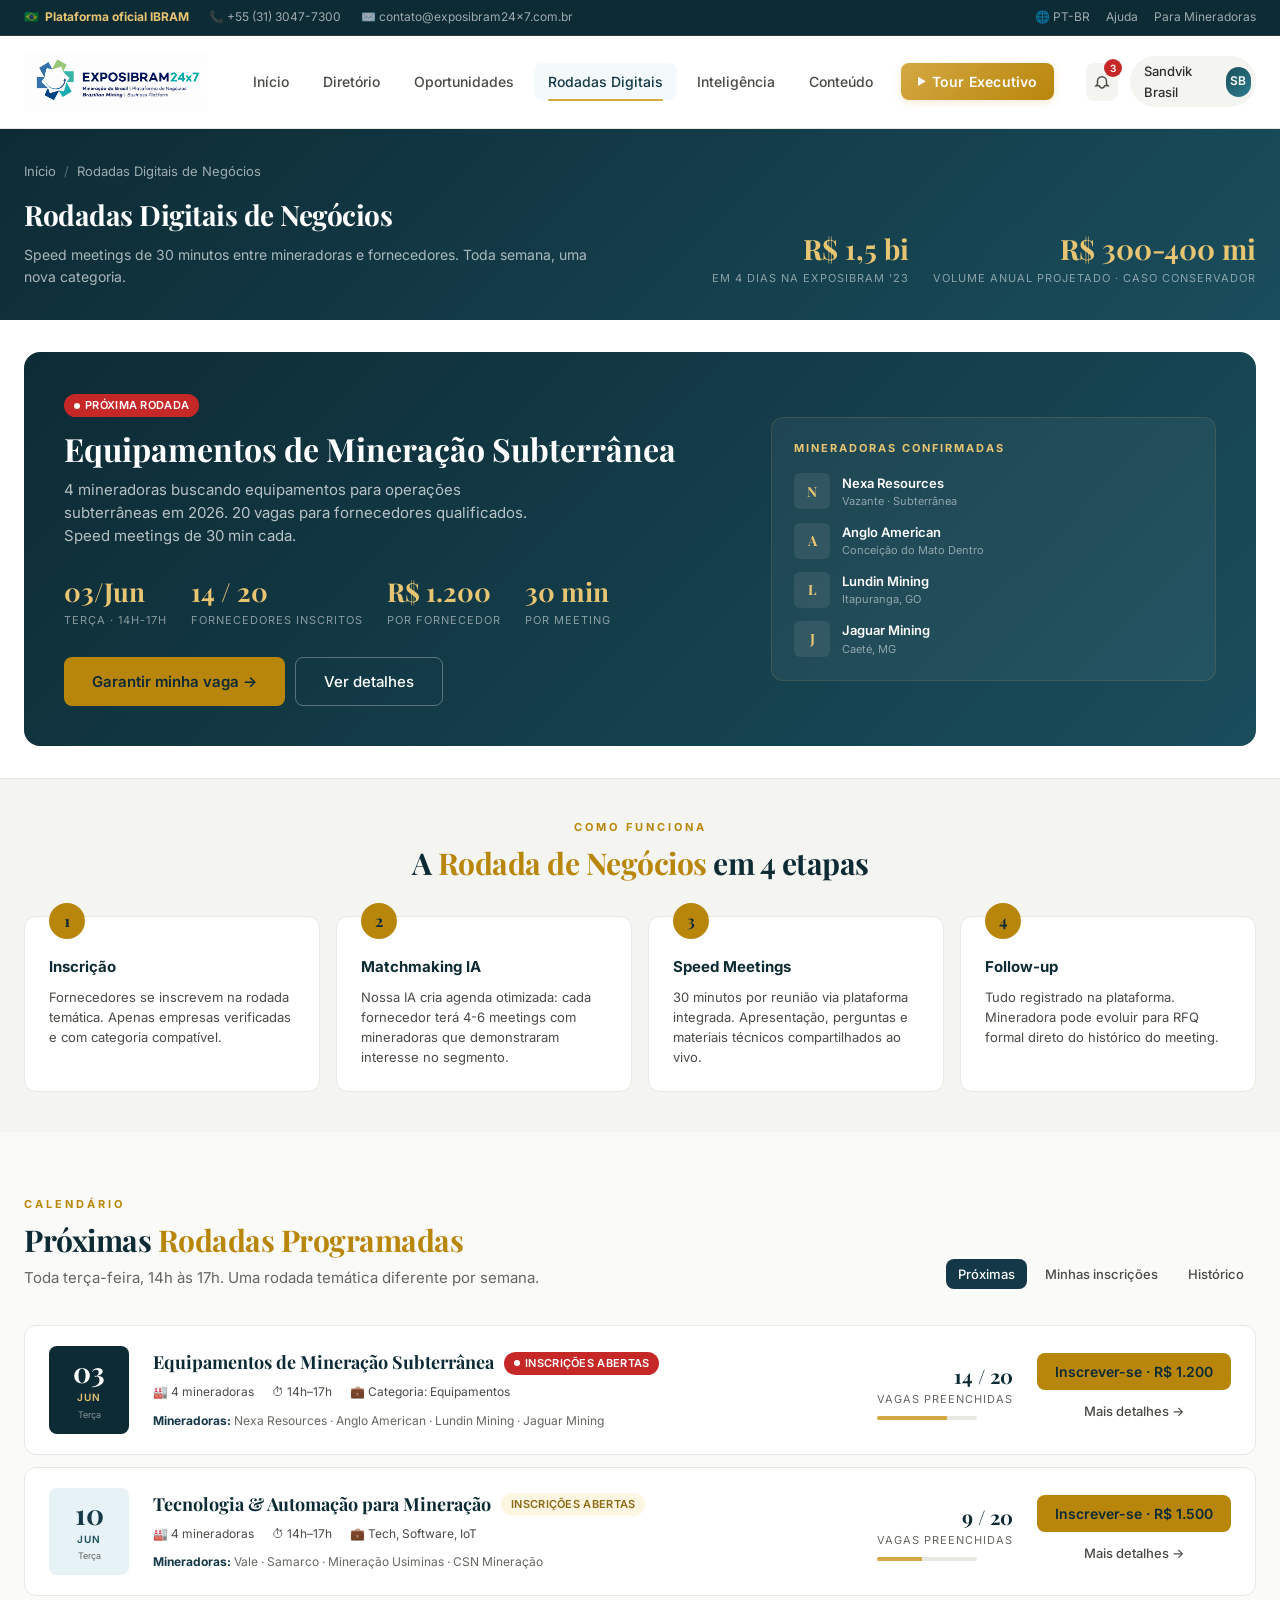
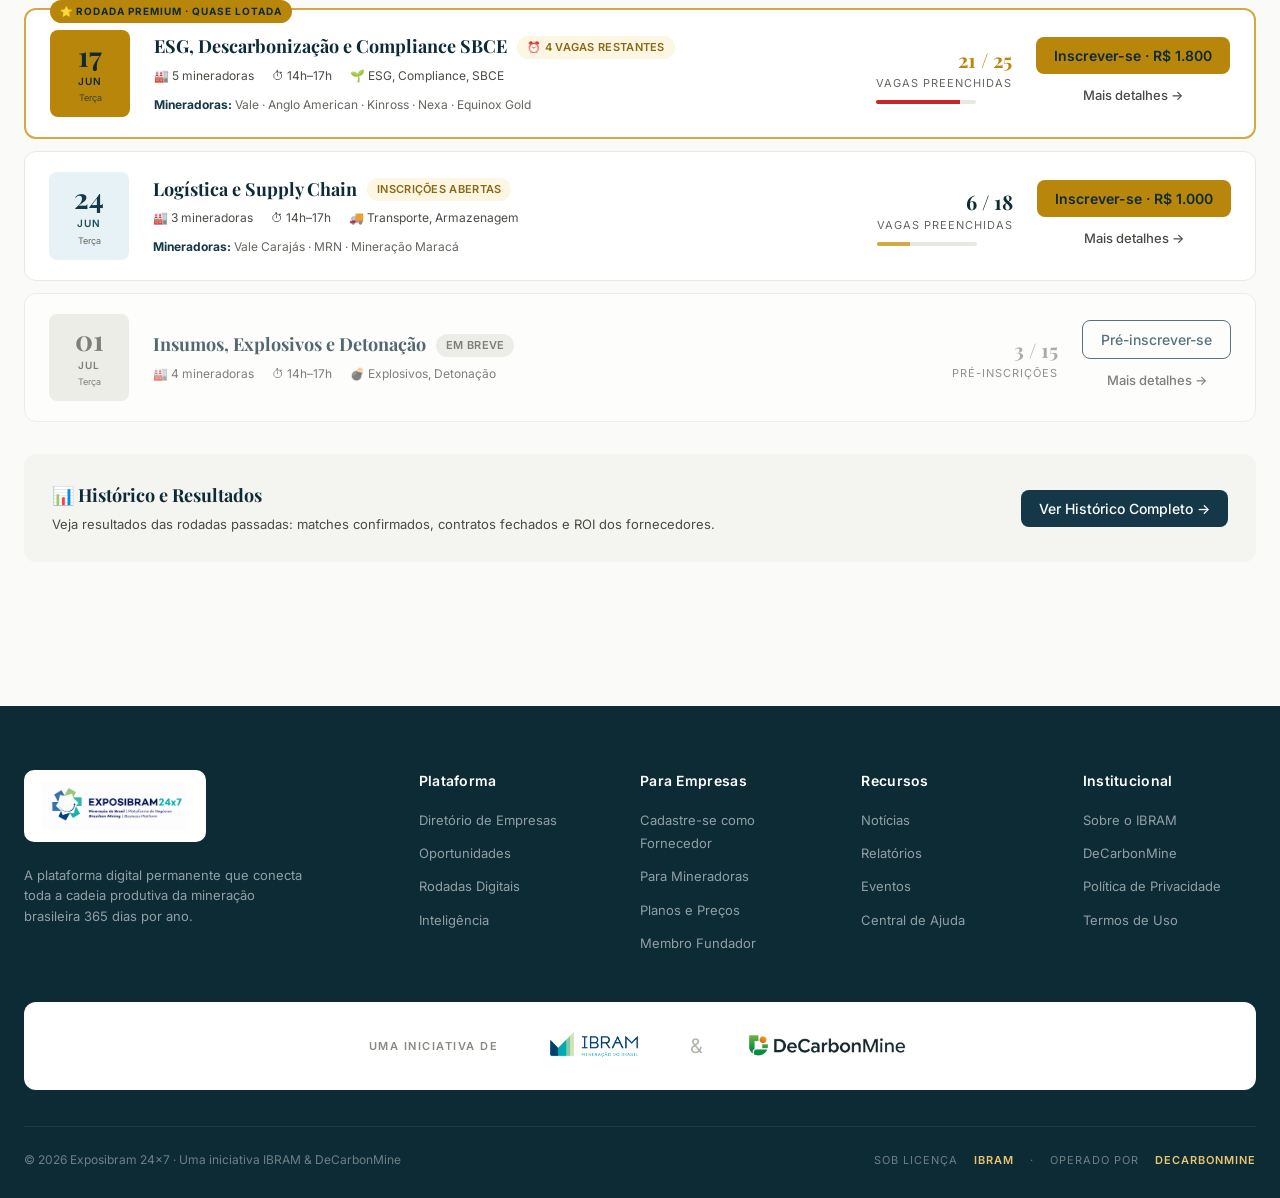
<file: rodadas.html>
<!DOCTYPE html>
<html lang="pt-BR">
<head>
  <meta charset="UTF-8">
  <meta name="viewport" content="width=device-width, initial-scale=1.0">
  <title>Rodadas Digitais · Exposibram 24x7</title>
  <link rel="icon" type="image/svg+xml" href="data:image/svg+xml,%3Csvg xmlns='http://www.w3.org/2000/svg' viewBox='0 0 24 24'%3E%3Cpolygon points='12,2 22,8 22,16 12,22 2,16 2,8' fill='%23D4A843'/%3E%3C/svg%3E">
  <link rel="stylesheet" href="assets/styles.css">
</head>
<body data-nav="rodadas">

  <div id="app-header"></div>

  <!-- ─── PAGE HEADER ────────────────────────────────────────── -->
  <section class="page-header">
    <div class="container">
      <div class="breadcrumb">
        <a href="index.html">Início</a>
        <span class="breadcrumb-sep">/</span>
        <span>Rodadas Digitais de Negócios</span>
      </div>
      <div style="display:flex; justify-content:space-between; align-items:flex-end; gap: 24px;">
        <div>
          <h1 class="page-title">Rodadas Digitais de Negócios</h1>
          <p style="color: rgba(255,255,255,0.65); font-size: 14px; margin-top: 8px; max-width: 580px;">
            Speed meetings de 30 minutos entre mineradoras e fornecedores. Toda semana, uma nova categoria.
          </p>
        </div>
        <div style="display:flex; gap: 24px;">
          <div style="text-align:right">
            <div style="font-family: var(--font-serif); font-size: 28px; font-weight: 700; color: var(--gold-400)">R$ 1,5 bi</div>
            <div style="font-size: 11px; color: rgba(255,255,255,0.5); text-transform:uppercase; letter-spacing:1px">Em 4 dias na Exposibram '23</div>
          </div>
          <div style="text-align:right">
            <div style="font-family: var(--font-serif); font-size: 28px; font-weight: 700; color: var(--gold-400)">R$ 300-400 mi</div>
            <div style="font-size: 11px; color: rgba(255,255,255,0.5); text-transform:uppercase; letter-spacing:1px">Volume anual projetado · caso conservador</div>
          </div>
        </div>
      </div>
    </div>
  </section>

  <!-- ─── HERO RODADA DESTAQUE ──────────────────────────────── -->
  <section style="background: var(--white); padding: 32px 0; border-bottom: 1px solid var(--gray-200);">
    <div class="container">
      <div style="background: linear-gradient(135deg, var(--teal-900), var(--teal-700)); border-radius: var(--radius-xl); padding: 40px; color: var(--white); display:grid; grid-template-columns: 1.5fr 1fr; gap: 40px; align-items:center;">
        <div>
          <span class="badge-pill badge-live" style="margin-bottom: 14px;">PRÓXIMA RODADA</span>
          <h2 style="font-family:var(--font-serif); font-size: 32px; font-weight: 700; line-height: 1.15; margin-bottom: 10px;">
            Equipamentos de Mineração Subterrânea
          </h2>
          <p style="color: rgba(255,255,255,0.7); font-size: 15px; margin-bottom: 24px; max-width: 480px;">
            4 mineradoras buscando equipamentos para operações subterrâneas em 2026. 20 vagas para fornecedores qualificados. Speed meetings de 30 min cada.
          </p>
          <div style="display:flex; gap: 24px; margin-bottom: 28px; flex-wrap: wrap;">
            <div>
              <div style="font-family:var(--font-serif); font-size: 26px; font-weight:700; color: var(--gold-400);">03/Jun</div>
              <div style="font-size: 11px; color: rgba(255,255,255,0.5); text-transform:uppercase; letter-spacing:1px">Terça · 14h-17h</div>
            </div>
            <div>
              <div style="font-family:var(--font-serif); font-size: 26px; font-weight:700; color: var(--gold-400);">14 / 20</div>
              <div style="font-size: 11px; color: rgba(255,255,255,0.5); text-transform:uppercase; letter-spacing:1px">Fornecedores inscritos</div>
            </div>
            <div>
              <div style="font-family:var(--font-serif); font-size: 26px; font-weight:700; color: var(--gold-400);">R$ 1.200</div>
              <div style="font-size: 11px; color: rgba(255,255,255,0.5); text-transform:uppercase; letter-spacing:1px">Por fornecedor</div>
            </div>
            <div>
              <div style="font-family:var(--font-serif); font-size: 26px; font-weight:700; color: var(--gold-400);">30 min</div>
              <div style="font-size: 11px; color: rgba(255,255,255,0.5); text-transform:uppercase; letter-spacing:1px">Por meeting</div>
            </div>
          </div>
          <div style="display:flex; gap: 10px;">
            <button class="btn btn-gold btn-lg">Garantir minha vaga →</button>
            <button class="btn btn-outline btn-lg" style="border-color: rgba(255,255,255,0.3); color: var(--white)">Ver detalhes</button>
          </div>
        </div>
        <div style="background: rgba(255,255,255,0.05); border-radius: var(--radius-lg); padding: 22px; border: 1px solid rgba(212,168,67,0.15);">
          <div style="font-size: 11px; color: var(--gold-400); letter-spacing: 2px; text-transform: uppercase; font-weight: 700; margin-bottom: 16px;">Mineradoras confirmadas</div>
          <div style="display: flex; flex-direction: column; gap: 12px;">
            <div style="display:flex; align-items:center; gap: 12px;">
              <div style="width:36px;height:36px;background:rgba(255,255,255,0.08);border-radius:6px;display:flex;align-items:center;justify-content:center;font-family:var(--font-serif);font-weight:700;color:var(--gold-400);font-size:14px">N</div>
              <div>
                <div style="color:var(--white); font-weight: 600; font-size: 13px;">Nexa Resources</div>
                <div style="color: rgba(255,255,255,0.5); font-size: 11px;">Vazante · Subterrânea</div>
              </div>
            </div>
            <div style="display:flex; align-items:center; gap: 12px;">
              <div style="width:36px;height:36px;background:rgba(255,255,255,0.08);border-radius:6px;display:flex;align-items:center;justify-content:center;font-family:var(--font-serif);font-weight:700;color:var(--gold-400);font-size:14px">A</div>
              <div>
                <div style="color:var(--white); font-weight: 600; font-size: 13px;">Anglo American</div>
                <div style="color: rgba(255,255,255,0.5); font-size: 11px;">Conceição do Mato Dentro</div>
              </div>
            </div>
            <div style="display:flex; align-items:center; gap: 12px;">
              <div style="width:36px;height:36px;background:rgba(255,255,255,0.08);border-radius:6px;display:flex;align-items:center;justify-content:center;font-family:var(--font-serif);font-weight:700;color:var(--gold-400);font-size:14px">L</div>
              <div>
                <div style="color:var(--white); font-weight: 600; font-size: 13px;">Lundin Mining</div>
                <div style="color: rgba(255,255,255,0.5); font-size: 11px;">Itapuranga, GO</div>
              </div>
            </div>
            <div style="display:flex; align-items:center; gap: 12px;">
              <div style="width:36px;height:36px;background:rgba(255,255,255,0.08);border-radius:6px;display:flex;align-items:center;justify-content:center;font-family:var(--font-serif);font-weight:700;color:var(--gold-400);font-size:14px">J</div>
              <div>
                <div style="color:var(--white); font-weight: 600; font-size: 13px;">Jaguar Mining</div>
                <div style="color: rgba(255,255,255,0.5); font-size: 11px;">Caeté, MG</div>
              </div>
            </div>
          </div>
        </div>
      </div>
    </div>
  </section>

  <!-- ─── COMO FUNCIONA ──────────────────────────────────────── -->
  <section class="section-tight" style="background: var(--gray-100);">
    <div class="container">
      <p class="section-eyebrow" style="text-align:center;">Como Funciona</p>
      <h2 class="section-title" style="text-align:center; margin-bottom: 36px;">A <span>Rodada de Negócios</span> em 4 etapas</h2>
      <div style="display:grid; grid-template-columns: repeat(4, 1fr); gap: 16px;">
        <div style="background:var(--white); border: 1px solid var(--gray-200); border-radius:var(--radius-lg); padding: 24px; position:relative;">
          <div style="position:absolute; top:-14px; left:24px; background: var(--gold-600); color: var(--teal-900); width: 36px; height: 36px; border-radius: 50%; display:flex; align-items:center; justify-content:center; font-family:var(--font-serif); font-weight:700; font-size:16px;">1</div>
          <h3 style="font-weight: 700; color: var(--teal-900); margin-top: 14px; margin-bottom: 8px; font-size: 15px;">Inscrição</h3>
          <p style="font-size: 13px; color: var(--gray-700); line-height: 1.55;">Fornecedores se inscrevem na rodada temática. Apenas empresas verificadas e com categoria compatível.</p>
        </div>
        <div style="background:var(--white); border: 1px solid var(--gray-200); border-radius:var(--radius-lg); padding: 24px; position:relative;">
          <div style="position:absolute; top:-14px; left:24px; background: var(--gold-600); color: var(--teal-900); width: 36px; height: 36px; border-radius: 50%; display:flex; align-items:center; justify-content:center; font-family:var(--font-serif); font-weight:700; font-size:16px;">2</div>
          <h3 style="font-weight: 700; color: var(--teal-900); margin-top: 14px; margin-bottom: 8px; font-size: 15px;">Matchmaking IA</h3>
          <p style="font-size: 13px; color: var(--gray-700); line-height: 1.55;">Nossa IA cria agenda otimizada: cada fornecedor terá 4-6 meetings com mineradoras que demonstraram interesse no segmento.</p>
        </div>
        <div style="background:var(--white); border: 1px solid var(--gray-200); border-radius:var(--radius-lg); padding: 24px; position:relative;">
          <div style="position:absolute; top:-14px; left:24px; background: var(--gold-600); color: var(--teal-900); width: 36px; height: 36px; border-radius: 50%; display:flex; align-items:center; justify-content:center; font-family:var(--font-serif); font-weight:700; font-size:16px;">3</div>
          <h3 style="font-weight: 700; color: var(--teal-900); margin-top: 14px; margin-bottom: 8px; font-size: 15px;">Speed Meetings</h3>
          <p style="font-size: 13px; color: var(--gray-700); line-height: 1.55;">30 minutos por reunião via plataforma integrada. Apresentação, perguntas e materiais técnicos compartilhados ao vivo.</p>
        </div>
        <div style="background:var(--white); border: 1px solid var(--gray-200); border-radius:var(--radius-lg); padding: 24px; position:relative;">
          <div style="position:absolute; top:-14px; left:24px; background: var(--gold-600); color: var(--teal-900); width: 36px; height: 36px; border-radius: 50%; display:flex; align-items:center; justify-content:center; font-family:var(--font-serif); font-weight:700; font-size:16px;">4</div>
          <h3 style="font-weight: 700; color: var(--teal-900); margin-top: 14px; margin-bottom: 8px; font-size: 15px;">Follow-up</h3>
          <p style="font-size: 13px; color: var(--gray-700); line-height: 1.55;">Tudo registrado na plataforma. Mineradora pode evoluir para RFQ formal direto do histórico do meeting.</p>
        </div>
      </div>
    </div>
  </section>

  <!-- ─── CALENDÁRIO DE RODADAS ─────────────────────────────── -->
  <section class="section">
    <div class="container">
      <div class="section-header">
        <div>
          <p class="section-eyebrow">Calendário</p>
          <h2 class="section-title">Próximas <span>Rodadas Programadas</span></h2>
          <p class="section-sub">Toda terça-feira, 14h às 17h. Uma rodada temática diferente por semana.</p>
        </div>
        <div style="display:flex; gap: 6px;">
          <button class="btn btn-primary btn-sm">Próximas</button>
          <button class="btn btn-ghost btn-sm">Minhas inscrições</button>
          <button class="btn btn-ghost btn-sm">Histórico</button>
        </div>
      </div>

      <!-- Calendar grid -->
      <div style="display: flex; flex-direction: column; gap: 12px;">

        <!-- Rodada item -->
        <div style="background:var(--white); border:1px solid var(--gray-200); border-radius:var(--radius-lg); padding: 20px 24px; display:grid; grid-template-columns: 80px 1fr auto auto; gap: 24px; align-items:center;">
          <div style="text-align:center; background: var(--teal-900); color: var(--white); border-radius: var(--radius-md); padding: 12px 8px;">
            <div style="font-family:var(--font-serif); font-size: 28px; font-weight: 700; line-height: 1;">03</div>
            <div style="font-size: 10px; color: var(--gold-400); text-transform: uppercase; letter-spacing: 1px; margin-top: 4px; font-weight: 600;">JUN</div>
            <div style="font-size: 9px; color: rgba(255,255,255,0.5); margin-top: 2px;">Terça</div>
          </div>
          <div>
            <div style="display:flex; align-items:center; gap: 10px; margin-bottom: 6px;">
              <h3 style="font-family:var(--font-serif); font-size: 18px; font-weight: 700; color: var(--teal-900);">Equipamentos de Mineração Subterrânea</h3>
              <span class="badge-pill badge-live">INSCRIÇÕES ABERTAS</span>
            </div>
            <div style="display:flex; gap: 18px; font-size: 12px; color: var(--gray-700); flex-wrap: wrap;">
              <span>🏭 4 mineradoras</span>
              <span>⏱ 14h–17h</span>
              <span>💼 Categoria: Equipamentos</span>
            </div>
            <div style="margin-top: 10px; font-size: 12px; color: var(--gray-600);">
              <strong style="color:var(--teal-800)">Mineradoras:</strong> Nexa Resources · Anglo American · Lundin Mining · Jaguar Mining
            </div>
          </div>
          <div style="text-align:right;">
            <div style="font-family:var(--font-serif); font-size: 20px; font-weight: 700; color: var(--teal-900);">14 / 20</div>
            <div style="font-size: 11px; color: var(--gray-600); text-transform: uppercase; letter-spacing: 1px;">Vagas preenchidas</div>
            <div style="margin-top: 8px; background: var(--gray-200); height: 4px; border-radius: 2px; width: 100px; overflow: hidden;">
              <div style="background: var(--gold-500); height: 100%; width: 70%;"></div>
            </div>
          </div>
          <div style="display:flex; flex-direction:column; gap: 6px;">
            <button class="btn btn-gold">Inscrever-se · R$ 1.200</button>
            <button class="btn btn-ghost btn-sm">Mais detalhes →</button>
          </div>
        </div>

        <div style="background:var(--white); border:1px solid var(--gray-200); border-radius:var(--radius-lg); padding: 20px 24px; display:grid; grid-template-columns: 80px 1fr auto auto; gap: 24px; align-items:center;">
          <div style="text-align:center; background: var(--teal-100); color: var(--teal-800); border-radius: var(--radius-md); padding: 12px 8px;">
            <div style="font-family:var(--font-serif); font-size: 28px; font-weight: 700; line-height: 1;">10</div>
            <div style="font-size: 10px; color: var(--teal-700); text-transform: uppercase; letter-spacing: 1px; margin-top: 4px; font-weight: 600;">JUN</div>
            <div style="font-size: 9px; color: var(--gray-600); margin-top: 2px;">Terça</div>
          </div>
          <div>
            <div style="display:flex; align-items:center; gap: 10px; margin-bottom: 6px;">
              <h3 style="font-family:var(--font-serif); font-size: 18px; font-weight: 700; color: var(--teal-900);">Tecnologia &amp; Automação para Mineração</h3>
              <span class="badge-pill" style="background: var(--gold-100); color: var(--gold-700);">INSCRIÇÕES ABERTAS</span>
            </div>
            <div style="display:flex; gap: 18px; font-size: 12px; color: var(--gray-700); flex-wrap: wrap;">
              <span>🏭 4 mineradoras</span>
              <span>⏱ 14h–17h</span>
              <span>💼 Tech, Software, IoT</span>
            </div>
            <div style="margin-top: 10px; font-size: 12px; color: var(--gray-600);">
              <strong style="color:var(--teal-800)">Mineradoras:</strong> Vale · Samarco · Mineração Usiminas · CSN Mineração
            </div>
          </div>
          <div style="text-align:right;">
            <div style="font-family:var(--font-serif); font-size: 20px; font-weight: 700; color: var(--teal-900);">9 / 20</div>
            <div style="font-size: 11px; color: var(--gray-600); text-transform: uppercase; letter-spacing: 1px;">Vagas preenchidas</div>
            <div style="margin-top: 8px; background: var(--gray-200); height: 4px; border-radius: 2px; width: 100px; overflow: hidden;">
              <div style="background: var(--gold-500); height: 100%; width: 45%;"></div>
            </div>
          </div>
          <div style="display:flex; flex-direction:column; gap: 6px;">
            <button class="btn btn-gold">Inscrever-se · R$ 1.500</button>
            <button class="btn btn-ghost btn-sm">Mais detalhes →</button>
          </div>
        </div>

        <div style="background:var(--white); border:2px solid var(--gold-500); border-radius:var(--radius-lg); padding: 20px 24px; display:grid; grid-template-columns: 80px 1fr auto auto; gap: 24px; align-items:center; position:relative;">
          <div style="position:absolute; top: -10px; left: 24px; background: var(--gold-600); color: var(--teal-900); font-size: 10px; font-weight: 700; padding: 4px 10px; border-radius: var(--radius-full); letter-spacing: 1px;">⭐ RODADA PREMIUM · QUASE LOTADA</div>
          <div style="text-align:center; background: var(--gold-600); color: var(--teal-900); border-radius: var(--radius-md); padding: 12px 8px;">
            <div style="font-family:var(--font-serif); font-size: 28px; font-weight: 700; line-height: 1;">17</div>
            <div style="font-size: 10px; text-transform: uppercase; letter-spacing: 1px; margin-top: 4px; font-weight: 600;">JUN</div>
            <div style="font-size: 9px; opacity: 0.7; margin-top: 2px;">Terça</div>
          </div>
          <div>
            <div style="display:flex; align-items:center; gap: 10px; margin-bottom: 6px;">
              <h3 style="font-family:var(--font-serif); font-size: 18px; font-weight: 700; color: var(--teal-900);">ESG, Descarbonização e Compliance SBCE</h3>
              <span class="badge-pill" style="background: var(--gold-100); color: var(--gold-700);">⏰ 4 VAGAS RESTANTES</span>
            </div>
            <div style="display:flex; gap: 18px; font-size: 12px; color: var(--gray-700); flex-wrap: wrap;">
              <span>🏭 5 mineradoras</span>
              <span>⏱ 14h–17h</span>
              <span>🌱 ESG, Compliance, SBCE</span>
            </div>
            <div style="margin-top: 10px; font-size: 12px; color: var(--gray-600);">
              <strong style="color:var(--teal-800)">Mineradoras:</strong> Vale · Anglo American · Kinross · Nexa · Equinox Gold
            </div>
          </div>
          <div style="text-align:right;">
            <div style="font-family:var(--font-serif); font-size: 20px; font-weight: 700; color: var(--gold-600);">21 / 25</div>
            <div style="font-size: 11px; color: var(--gray-600); text-transform: uppercase; letter-spacing: 1px;">Vagas preenchidas</div>
            <div style="margin-top: 8px; background: var(--gray-200); height: 4px; border-radius: 2px; width: 100px; overflow: hidden;">
              <div style="background: var(--red-500); height: 100%; width: 84%;"></div>
            </div>
          </div>
          <div style="display:flex; flex-direction:column; gap: 6px;">
            <button class="btn btn-gold">Inscrever-se · R$ 1.800</button>
            <button class="btn btn-ghost btn-sm">Mais detalhes →</button>
          </div>
        </div>

        <div style="background:var(--white); border:1px solid var(--gray-200); border-radius:var(--radius-lg); padding: 20px 24px; display:grid; grid-template-columns: 80px 1fr auto auto; gap: 24px; align-items:center;">
          <div style="text-align:center; background: var(--teal-100); color: var(--teal-800); border-radius: var(--radius-md); padding: 12px 8px;">
            <div style="font-family:var(--font-serif); font-size: 28px; font-weight: 700; line-height: 1;">24</div>
            <div style="font-size: 10px; color: var(--teal-700); text-transform: uppercase; letter-spacing: 1px; margin-top: 4px; font-weight: 600;">JUN</div>
            <div style="font-size: 9px; color: var(--gray-600); margin-top: 2px;">Terça</div>
          </div>
          <div>
            <div style="display:flex; align-items:center; gap: 10px; margin-bottom: 6px;">
              <h3 style="font-family:var(--font-serif); font-size: 18px; font-weight: 700; color: var(--teal-900);">Logística e Supply Chain</h3>
              <span class="badge-pill" style="background: var(--gold-100); color: var(--gold-700);">INSCRIÇÕES ABERTAS</span>
            </div>
            <div style="display:flex; gap: 18px; font-size: 12px; color: var(--gray-700); flex-wrap: wrap;">
              <span>🏭 3 mineradoras</span>
              <span>⏱ 14h–17h</span>
              <span>🚚 Transporte, Armazenagem</span>
            </div>
            <div style="margin-top: 10px; font-size: 12px; color: var(--gray-600);">
              <strong style="color:var(--teal-800)">Mineradoras:</strong> Vale Carajás · MRN · Mineração Maracá
            </div>
          </div>
          <div style="text-align:right;">
            <div style="font-family:var(--font-serif); font-size: 20px; font-weight: 700; color: var(--teal-900);">6 / 18</div>
            <div style="font-size: 11px; color: var(--gray-600); text-transform: uppercase; letter-spacing: 1px;">Vagas preenchidas</div>
            <div style="margin-top: 8px; background: var(--gray-200); height: 4px; border-radius: 2px; width: 100px; overflow: hidden;">
              <div style="background: var(--gold-500); height: 100%; width: 33%;"></div>
            </div>
          </div>
          <div style="display:flex; flex-direction:column; gap: 6px;">
            <button class="btn btn-gold">Inscrever-se · R$ 1.000</button>
            <button class="btn btn-ghost btn-sm">Mais detalhes →</button>
          </div>
        </div>

        <div style="background:var(--white); border:1px solid var(--gray-200); border-radius:var(--radius-lg); padding: 20px 24px; display:grid; grid-template-columns: 80px 1fr auto auto; gap: 24px; align-items:center; opacity: 0.7;">
          <div style="text-align:center; background: var(--gray-200); color: var(--gray-700); border-radius: var(--radius-md); padding: 12px 8px;">
            <div style="font-family:var(--font-serif); font-size: 28px; font-weight: 700; line-height: 1;">01</div>
            <div style="font-size: 10px; text-transform: uppercase; letter-spacing: 1px; margin-top: 4px; font-weight: 600;">JUL</div>
            <div style="font-size: 9px; margin-top: 2px;">Terça</div>
          </div>
          <div>
            <div style="display:flex; align-items:center; gap: 10px; margin-bottom: 6px;">
              <h3 style="font-family:var(--font-serif); font-size: 18px; font-weight: 700; color: var(--teal-900);">Insumos, Explosivos e Detonação</h3>
              <span class="badge-pill" style="background: var(--gray-200); color: var(--gray-700);">EM BREVE</span>
            </div>
            <div style="display:flex; gap: 18px; font-size: 12px; color: var(--gray-700); flex-wrap: wrap;">
              <span>🏭 4 mineradoras</span>
              <span>⏱ 14h–17h</span>
              <span>💣 Explosivos, Detonação</span>
            </div>
          </div>
          <div style="text-align:right;">
            <div style="font-family:var(--font-serif); font-size: 20px; font-weight: 700; color: var(--gray-500);">3 / 15</div>
            <div style="font-size: 11px; color: var(--gray-600); text-transform: uppercase; letter-spacing: 1px;">Pré-inscrições</div>
          </div>
          <div style="display:flex; flex-direction:column; gap: 6px;">
            <button class="btn btn-outline">Pré-inscrever-se</button>
            <button class="btn btn-ghost btn-sm">Mais detalhes →</button>
          </div>
        </div>

      </div>

      <!-- Ver histórico -->
      <div style="margin-top: 32px; padding: 28px; background: var(--gray-100); border-radius: var(--radius-lg); display:flex; align-items:center; justify-content:space-between;">
        <div>
          <h3 style="font-family:var(--font-serif); font-size: 18px; font-weight: 700; color: var(--teal-900); margin-bottom: 4px;">📊 Histórico e Resultados</h3>
          <p style="font-size: 13px; color: var(--gray-700);">Veja resultados das rodadas passadas: matches confirmados, contratos fechados e ROI dos fornecedores.</p>
        </div>
        <button class="btn btn-primary">Ver Histórico Completo →</button>
      </div>
    </div>
  </section>

  <div id="app-footer"></div>
  <script src="assets/shared.js"></script>
</body>
</html>
</file>
<file: assets/styles.css>
/* ═══════════════════════════════════════════════════════════════════
   EXPOSIBRAM 24x7 — DESIGN SYSTEM
   Plataforma Digital Permanente da Mineração Brasileira
═══════════════════════════════════════════════════════════════════ */

@import url('https://fonts.googleapis.com/css2?family=Inter:wght@300;400;500;600;700;800&family=Playfair+Display:wght@600;700;800&family=JetBrains+Mono:wght@400;500&display=swap');

/* ── DESIGN TOKENS ─────────────────────────────────────────────── */
:root {
  /* Cores institucionais — paleta IBRAM × DCM */
  --teal-900: #0D2B35;
  --teal-800: #143847;
  --teal-700: #1A4D5C;
  --teal-600: #1E5C6E;
  --teal-500: #2E7D8C;
  --teal-100: #E6F2F5;
  --teal-50:  #F4FAFB;

  --gold-700: #8B6914;
  --gold-600: #B8860B;
  --gold-500: #D4A843;
  --gold-400: #E8C572;
  --gold-100: #FDF6E3;
  --gold-50:  #FEFBF0;

  --green-600: #1B6B3A;
  --green-500: #2E8B4E;
  --green-100: #E8F5ED;

  --red-600:  #8B1C1C;
  --red-500:  #C62828;
  --red-100:  #FDECEC;

  --gray-900: #1A1A18;
  --gray-800: #2D2D2A;
  --gray-700: #4A4A45;
  --gray-600: #666660;
  --gray-500: #8A8A82;
  --gray-400: #B5B5AD;
  --gray-300: #D8D8D2;
  --gray-200: #E8E8E2;
  --gray-100: #F4F4F0;
  --gray-50:  #FAFAF8;

  --white: #FFFFFF;

  /* Tipografia */
  --font-serif: 'Playfair Display', Georgia, serif;
  --font-sans: 'Inter', -apple-system, BlinkMacSystemFont, sans-serif;
  --font-mono: 'JetBrains Mono', 'Courier New', monospace;

  /* Espaçamento e medidas */
  --radius-sm: 4px;
  --radius-md: 8px;
  --radius-lg: 12px;
  --radius-xl: 16px;
  --radius-2xl: 24px;
  --radius-full: 9999px;

  --shadow-sm: 0 1px 2px rgba(13, 43, 53, 0.04);
  --shadow-md: 0 2px 8px rgba(13, 43, 53, 0.06);
  --shadow-lg: 0 8px 24px rgba(13, 43, 53, 0.08);
  --shadow-xl: 0 16px 40px rgba(13, 43, 53, 0.12);

  --transition: all 0.2s cubic-bezier(0.4, 0, 0.2, 1);
}

/* ── RESET & BASE ─────────────────────────────────────────────── */
*, *::before, *::after { box-sizing: border-box; margin: 0; padding: 0; }

html { -webkit-font-smoothing: antialiased; -moz-osx-font-smoothing: grayscale; scroll-behavior: smooth; }

body {
  font-family: var(--font-sans);
  font-size: 15px;
  line-height: 1.55;
  color: var(--gray-900);
  background: var(--gray-50);
  min-height: 100vh;
}

img { max-width: 100%; display: block; }
a { color: inherit; text-decoration: none; }
button { font-family: inherit; cursor: pointer; border: none; background: none; }
input, textarea, select { font-family: inherit; font-size: inherit; }

/* ── HEADER / NAVEGAÇÃO ───────────────────────────────────────── */
.topbar {
  background: var(--teal-900);
  color: rgba(255,255,255,0.7);
  font-size: 12px;
  padding: 8px 0;
  border-bottom: 1px solid rgba(212, 168, 67, 0.15);
}
.topbar-inner {
  max-width: 1280px;
  margin: 0 auto;
  padding: 0 24px;
  display: flex;
  align-items: center;
  justify-content: space-between;
  gap: 24px;
}
.topbar-left { display: flex; align-items: center; gap: 20px; }
.topbar-item { color: rgba(255,255,255,0.6); display: inline-flex; align-items: center; gap: 6px; }
.topbar-item strong { color: var(--gold-400); }
.topbar-right { display: flex; align-items: center; gap: 16px; }
.topbar-link { color: rgba(255,255,255,0.6); transition: var(--transition); }
.topbar-link:hover { color: var(--gold-400); }

.header {
  background: var(--white);
  border-bottom: 1px solid var(--gray-200);
  position: sticky; top: 0; z-index: 100;
  box-shadow: var(--shadow-sm);
}
.header-inner {
  max-width: 1280px;
  margin: 0 auto;
  padding: 16px 24px;
  display: flex;
  align-items: center;
  gap: 32px;
}
.logo {
  display: flex;
  align-items: center;
  gap: 10px;
  flex-shrink: 0;
}
.logo-mark {
  width: 38px; height: 38px;
  background: linear-gradient(135deg, var(--teal-800), var(--teal-600));
  border-radius: var(--radius-md);
  display: flex; align-items: center; justify-content: center;
  position: relative;
}
.logo-mark::before {
  content: '';
  position: absolute;
  inset: 4px;
  background: linear-gradient(135deg, var(--gold-500), var(--gold-600));
  clip-path: polygon(50% 0, 100% 35%, 100% 65%, 50% 100%, 0 65%, 0 35%);
  opacity: 0.95;
}
.logo-mark::after {
  content: '';
  position: absolute;
  inset: 11px;
  background: var(--teal-900);
  clip-path: polygon(50% 0, 100% 35%, 100% 65%, 50% 100%, 0 65%, 0 35%);
}
.logo-text { display: flex; flex-direction: column; line-height: 1; }
.logo-title {
  font-family: var(--font-serif);
  font-size: 17px;
  font-weight: 800;
  color: var(--teal-900);
  letter-spacing: -0.3px;
}
.logo-title span { color: var(--gold-600); }
.logo-tag {
  font-size: 9px;
  color: var(--gray-500);
  letter-spacing: 2px;
  text-transform: uppercase;
  margin-top: 2px;
  font-weight: 500;
}

/* ── LOGOS INSTITUCIONAIS / PARCEIROS ──────────────────────── */
.logo-img { height: 60px; width: auto; display: block; }
.partners-band {
  background: var(--white);
  border-radius: var(--radius-lg);
  padding: 22px 36px;
  display: flex;
  align-items: center;
  justify-content: center;
  gap: 40px;
  flex-wrap: wrap;
}
.partners-band img { width: auto; display: block; }
.partners-band .p-ibram { height: 44px; }
.partners-band .p-dcm { height: 30px; }
.partners-band .p-expo { height: 48px; }
.partners-band .p-divider { width: 1px; height: 40px; background: var(--gray-200); }
.partners-label {
  font-size: 11px;
  letter-spacing: 1.5px;
  text-transform: uppercase;
  color: var(--gray-500);
  font-weight: 600;
}

.nav { display: flex; align-items: center; justify-content: center; gap: 6px; flex: 1; }
.nav-link {
  padding: 8px 14px;
  border-radius: var(--radius-md);
  font-size: 14px;
  font-weight: 500;
  color: var(--gray-700);
  transition: var(--transition);
  position: relative;
  white-space: nowrap;
}
.nav-link:hover { background: var(--gray-100); color: var(--teal-800); }
.nav-link.active { color: var(--teal-800); background: var(--teal-50); }
.nav-link.active::after {
  content: '';
  position: absolute;
  left: 14px; right: 14px;
  bottom: -1px;
  height: 2px;
  background: var(--gold-500);
  border-radius: 1px;
}

/* Tour Executivo — botão destacado dourado no header */
.nav-link.tour {
  background: linear-gradient(135deg, var(--gold-500), var(--gold-600));
  color: var(--white);
  font-weight: 600;
  padding: 8px 16px;
  margin-left: 8px;
  display: inline-flex;
  align-items: center;
  gap: 6px;
  box-shadow: 0 2px 8px rgba(212, 168, 67, 0.25);
  letter-spacing: 0.2px;
}
.nav-link.tour:hover {
  background: linear-gradient(135deg, var(--gold-400), var(--gold-500));
  color: var(--teal-900);
  transform: translateY(-1px);
  box-shadow: 0 4px 12px rgba(212, 168, 67, 0.4);
}
.nav-link.tour::before {
  content: "▶";
  font-size: 10px;
  display: inline-block;
}

.header-actions { display: flex; align-items: center; gap: 12px; }
.btn-icon {
  width: 38px; height: 38px;
  border-radius: var(--radius-md);
  background: var(--gray-100);
  color: var(--gray-700);
  display: inline-flex;
  align-items: center;
  justify-content: center;
  transition: var(--transition);
}
.btn-icon:hover { background: var(--teal-100); color: var(--teal-800); }
.btn-icon .badge {
  position: absolute;
  top: -4px; right: -4px;
  background: var(--red-500);
  color: var(--white);
  font-size: 10px;
  font-weight: 600;
  min-width: 18px;
  height: 18px;
  border-radius: var(--radius-full);
  display: flex;
  align-items: center;
  justify-content: center;
  padding: 0 4px;
}
.user-chip {
  display: inline-flex;
  align-items: center;
  gap: 10px;
  padding: 5px 5px 5px 14px;
  background: var(--gray-100);
  border-radius: var(--radius-full);
  font-size: 13px;
  font-weight: 500;
  color: var(--gray-800);
  transition: var(--transition);
}
.user-chip:hover { background: var(--teal-100); }
.user-avatar {
  width: 30px; height: 30px;
  border-radius: var(--radius-full);
  background: linear-gradient(135deg, var(--teal-700), var(--teal-500));
  color: var(--white);
  display: inline-flex;
  align-items: center;
  justify-content: center;
  font-weight: 600;
  font-size: 12px;
}

/* ── BOTÕES ───────────────────────────────────────────────────── */
.btn {
  display: inline-flex;
  align-items: center;
  justify-content: center;
  gap: 8px;
  padding: 10px 18px;
  border-radius: var(--radius-md);
  font-size: 14px;
  font-weight: 500;
  transition: var(--transition);
  white-space: nowrap;
}
.btn-primary {
  background: var(--teal-800);
  color: var(--white);
}
.btn-primary:hover { background: var(--teal-900); transform: translateY(-1px); box-shadow: var(--shadow-md); }
.btn-gold {
  background: var(--gold-600);
  color: var(--teal-900);
  font-weight: 600;
}
.btn-gold:hover { background: var(--gold-700); color: var(--white); }
.btn-outline {
  background: transparent;
  color: var(--teal-800);
  border: 1px solid var(--teal-800);
}
.btn-outline:hover { background: var(--teal-800); color: var(--white); }
.btn-ghost {
  background: transparent;
  color: var(--gray-700);
}
.btn-ghost:hover { background: var(--gray-100); }
.btn-sm { padding: 7px 12px; font-size: 13px; }
.btn-lg { padding: 14px 28px; font-size: 15px; }

/* ── CONTAINERS ───────────────────────────────────────────────── */
.container {
  max-width: 1280px;
  margin: 0 auto;
  padding: 0 24px;
}
.container-narrow {
  max-width: 960px;
  margin: 0 auto;
  padding: 0 24px;
}

/* ── HERO BANNER (homepage) ───────────────────────────────────── */
.hero {
  background: linear-gradient(135deg, var(--teal-900) 0%, var(--teal-700) 60%, var(--teal-600) 100%);
  color: var(--white);
  position: relative;
  overflow: hidden;
  padding: 64px 0 80px;
}
.hero::before {
  content: '';
  position: absolute;
  top: -100px; right: -100px;
  width: 500px; height: 500px;
  background: radial-gradient(circle, rgba(212, 168, 67, 0.12) 0%, transparent 70%);
  pointer-events: none;
}
.hero::after {
  content: '';
  position: absolute;
  bottom: 0; left: 0;
  width: 100%; height: 60%;
  background: url("data:image/svg+xml,%3Csvg xmlns='http://www.w3.org/2000/svg' viewBox='0 0 1200 400' preserveAspectRatio='none'%3E%3Cpath d='M0 400L40 380C80 360 160 320 240 310C320 300 400 320 480 320C560 320 640 300 720 290C800 280 880 280 960 295C1040 310 1120 340 1160 355L1200 370V400H0Z' fill='rgba(212,168,67,0.04)'/%3E%3C/svg%3E") no-repeat bottom;
  background-size: cover;
  pointer-events: none;
}
.hero-content { position: relative; z-index: 2; }
.hero-eyebrow {
  display: inline-flex;
  align-items: center;
  gap: 8px;
  background: rgba(212, 168, 67, 0.15);
  color: var(--gold-400);
  font-size: 12px;
  font-weight: 600;
  letter-spacing: 2px;
  text-transform: uppercase;
  padding: 6px 14px;
  border-radius: var(--radius-full);
  margin-bottom: 20px;
  border: 1px solid rgba(212, 168, 67, 0.2);
}
.hero-title {
  font-family: var(--font-serif);
  font-size: 48px;
  font-weight: 700;
  line-height: 1.1;
  letter-spacing: -1px;
  margin-bottom: 16px;
  max-width: 720px;
}
.hero-title span { color: var(--gold-400); font-style: italic; }
.hero-subtitle {
  font-size: 17px;
  color: rgba(255,255,255,0.75);
  max-width: 620px;
  margin-bottom: 32px;
  font-weight: 300;
}

/* ── SEARCH BAR (hero) ───────────────────────────────────────── */
.search-hero {
  background: var(--white);
  border-radius: var(--radius-lg);
  padding: 8px;
  display: flex;
  gap: 8px;
  max-width: 760px;
  box-shadow: 0 12px 40px rgba(0,0,0,0.15);
  margin-bottom: 16px;
}
.search-hero-select {
  background: var(--gray-100);
  border: none;
  border-radius: var(--radius-md);
  padding: 0 14px;
  font-size: 14px;
  font-weight: 500;
  color: var(--gray-800);
  min-width: 200px;
  cursor: pointer;
}
.search-hero-input {
  flex: 1;
  border: none;
  background: transparent;
  padding: 0 14px;
  font-size: 15px;
  color: var(--gray-900);
  outline: none;
}
.search-hero-input::placeholder { color: var(--gray-500); }
.search-hero-btn {
  background: var(--gold-600);
  color: var(--teal-900);
  padding: 12px 26px;
  border-radius: var(--radius-md);
  font-weight: 600;
  font-size: 14px;
  transition: var(--transition);
  display: inline-flex;
  align-items: center;
  gap: 8px;
}
.search-hero-btn:hover { background: var(--gold-700); color: var(--white); }
.search-suggestions {
  display: flex;
  align-items: center;
  gap: 8px;
  flex-wrap: wrap;
  font-size: 12px;
  color: rgba(255,255,255,0.6);
}
.search-suggestions strong { color: rgba(255,255,255,0.8); margin-right: 4px; }
.search-suggestion {
  background: rgba(255,255,255,0.08);
  border: 1px solid rgba(255,255,255,0.12);
  padding: 4px 10px;
  border-radius: var(--radius-full);
  color: rgba(255,255,255,0.75);
  transition: var(--transition);
}
.search-suggestion:hover { background: rgba(212,168,67,0.15); color: var(--gold-400); border-color: rgba(212,168,67,0.3); }

/* ── STATS BAR ───────────────────────────────────────────────── */
.stats-bar {
  background: var(--teal-800);
  padding: 28px 0;
  border-top: 1px solid rgba(212, 168, 67, 0.15);
  position: relative;
  z-index: 2;
}
.stats-grid {
  display: grid;
  grid-template-columns: repeat(4, 1fr);
  gap: 24px;
}
.stat-item {
  text-align: center;
  position: relative;
}
.stat-item + .stat-item::before {
  content: '';
  position: absolute;
  left: -12px;
  top: 10%;
  height: 80%;
  width: 1px;
  background: rgba(255,255,255,0.1);
}
.stat-value {
  font-family: var(--font-serif);
  font-size: 36px;
  font-weight: 700;
  color: var(--gold-400);
  line-height: 1;
  margin-bottom: 6px;
}
.stat-label {
  font-size: 12px;
  color: rgba(255,255,255,0.6);
  letter-spacing: 1.5px;
  text-transform: uppercase;
  font-weight: 500;
}

/* ── SEÇÕES ──────────────────────────────────────────────────── */
.section { padding: 64px 0; }
.section-tight { padding: 40px 0; }
.section-header { margin-bottom: 36px; display: flex; align-items: flex-end; justify-content: space-between; gap: 24px; }
.section-eyebrow {
  font-size: 11px;
  font-weight: 700;
  letter-spacing: 3px;
  text-transform: uppercase;
  color: var(--gold-600);
  margin-bottom: 10px;
}
.section-title {
  font-family: var(--font-serif);
  font-size: 30px;
  font-weight: 700;
  color: var(--teal-900);
  letter-spacing: -0.5px;
  line-height: 1.15;
}
.section-title span { color: var(--gold-600); }
.section-sub {
  color: var(--gray-600);
  margin-top: 8px;
  font-size: 15px;
  max-width: 580px;
}
.section-link {
  color: var(--teal-700);
  font-weight: 600;
  font-size: 14px;
  display: inline-flex;
  align-items: center;
  gap: 6px;
  white-space: nowrap;
}
.section-link:hover { color: var(--gold-600); }

/* ── CATEGORIA CARDS (homepage) ─────────────────────────────── */
.cat-grid {
  display: grid;
  grid-template-columns: repeat(4, 1fr);
  gap: 16px;
}
.cat-card {
  background: var(--white);
  border: 1px solid var(--gray-200);
  border-radius: var(--radius-lg);
  padding: 22px 20px;
  transition: var(--transition);
  position: relative;
  overflow: hidden;
  cursor: pointer;
}
.cat-card:hover {
  border-color: var(--teal-700);
  transform: translateY(-2px);
  box-shadow: var(--shadow-lg);
}
.cat-card-icon {
  width: 44px; height: 44px;
  border-radius: var(--radius-md);
  background: var(--teal-50);
  color: var(--teal-700);
  display: inline-flex;
  align-items: center;
  justify-content: center;
  margin-bottom: 14px;
  font-size: 22px;
}
.cat-card-title {
  font-weight: 600;
  font-size: 15px;
  color: var(--teal-900);
  margin-bottom: 4px;
}
.cat-card-count {
  font-size: 12px;
  color: var(--gray-500);
  font-weight: 500;
}
.cat-card-arrow {
  position: absolute;
  top: 22px; right: 20px;
  color: var(--gray-300);
  transition: var(--transition);
}
.cat-card:hover .cat-card-arrow { color: var(--gold-600); transform: translateX(2px); }

/* ── COMPANY CARDS (diretório, etc.) ─────────────────────────── */
.company-grid {
  display: grid;
  grid-template-columns: repeat(3, 1fr);
  gap: 20px;
}
.company-card {
  background: var(--white);
  border: 1px solid var(--gray-200);
  border-radius: var(--radius-lg);
  overflow: hidden;
  transition: var(--transition);
  display: flex;
  flex-direction: column;
  position: relative;
}
.company-card:hover {
  border-color: var(--teal-500);
  transform: translateY(-2px);
  box-shadow: var(--shadow-lg);
}

/* ── MEMBRO FUNDADOR — Selo permanente IBRAM ── */
.company-card.is-founder {
  border-color: var(--gold-400);
  background: linear-gradient(180deg, var(--gold-50) 0%, var(--white) 60px);
  box-shadow: 0 1px 3px rgba(184, 134, 11, 0.08);
}
.company-card.is-founder:hover {
  border-color: var(--gold-500);
  box-shadow: 0 8px 24px rgba(184, 134, 11, 0.18);
}
.founder-ribbon {
  background: linear-gradient(135deg, var(--gold-600), var(--gold-500));
  color: var(--white);
  font-size: 11px;
  font-weight: 700;
  letter-spacing: 0.8px;
  text-transform: uppercase;
  padding: 7px 16px;
  display: flex;
  align-items: center;
  gap: 6px;
  border-bottom: 1px solid var(--gold-400);
}
.founder-star {
  font-size: 13px;
  filter: drop-shadow(0 1px 1px rgba(0,0,0,0.15));
}
.company-card.is-founder .company-logo.verified {
  background: var(--teal-900);
  color: var(--gold-500);
  box-shadow: 0 0 0 2px var(--gold-500), 0 0 0 4px var(--white);
}
.company-card-header {
  padding: 20px 20px 16px;
  display: flex;
  align-items: flex-start;
  gap: 14px;
  border-bottom: 1px solid var(--gray-100);
}
.company-logo {
  width: 56px; height: 56px;
  border-radius: var(--radius-md);
  background: var(--gray-100);
  display: inline-flex;
  align-items: center;
  justify-content: center;
  font-family: var(--font-serif);
  font-size: 22px;
  font-weight: 700;
  color: var(--teal-800);
  flex-shrink: 0;
  position: relative;
}
.company-logo.verified::after {
  content: '✓';
  position: absolute;
  bottom: -4px; right: -4px;
  width: 18px; height: 18px;
  background: var(--green-500);
  color: var(--white);
  border-radius: var(--radius-full);
  font-size: 11px;
  font-weight: 700;
  display: flex;
  align-items: center;
  justify-content: center;
  border: 2px solid var(--white);
}
.company-info { flex: 1; min-width: 0; }
.company-name {
  font-weight: 600;
  font-size: 15px;
  color: var(--teal-900);
  margin-bottom: 4px;
  display: flex;
  align-items: center;
  gap: 6px;
}
.company-cat {
  font-size: 12px;
  color: var(--gray-500);
  font-weight: 500;
}
.company-card-body { padding: 16px 20px; flex: 1; }
.company-desc {
  font-size: 13px;
  color: var(--gray-700);
  line-height: 1.55;
  margin-bottom: 14px;
}
.company-tags { display: flex; flex-wrap: wrap; gap: 6px; margin-bottom: 12px; }
.tag {
  font-size: 11px;
  padding: 3px 8px;
  background: var(--gray-100);
  border-radius: var(--radius-full);
  color: var(--gray-700);
  font-weight: 500;
}
.tag-gold { background: var(--gold-100); color: var(--gold-700); }
.tag-teal { background: var(--teal-100); color: var(--teal-700); }
.tag-green { background: var(--green-100); color: var(--green-600); }
.company-card-footer {
  padding: 14px 20px;
  border-top: 1px solid var(--gray-100);
  display: flex;
  align-items: center;
  justify-content: space-between;
  background: var(--gray-50);
}
.company-meta {
  display: flex;
  align-items: center;
  gap: 14px;
  font-size: 12px;
  color: var(--gray-600);
}
.company-meta-item { display: inline-flex; align-items: center; gap: 4px; }
.company-rating { color: var(--gold-600); font-weight: 600; }

/* ── FOOTER ──────────────────────────────────────────────────── */
.footer {
  background: var(--teal-900);
  color: rgba(255,255,255,0.7);
  padding: 64px 0 28px;
  margin-top: 80px;
}
.footer-grid {
  display: grid;
  grid-template-columns: 2fr 1fr 1fr 1fr 1fr;
  gap: 48px;
  margin-bottom: 48px;
}
.footer-brand { max-width: 280px; }
.footer-brand .logo-title { color: var(--white); }
.footer-brand p {
  margin-top: 16px;
  font-size: 13px;
  line-height: 1.6;
  color: rgba(255,255,255,0.55);
}
.footer-col-title {
  color: var(--white);
  font-weight: 600;
  font-size: 14px;
  margin-bottom: 16px;
  letter-spacing: 0.3px;
}
.footer-col ul { list-style: none; display: flex; flex-direction: column; gap: 10px; }
.footer-col a {
  color: rgba(255,255,255,0.55);
  font-size: 13px;
  transition: var(--transition);
}
.footer-col a:hover { color: var(--gold-400); }
.footer-bottom {
  padding-top: 24px;
  border-top: 1px solid rgba(255,255,255,0.08);
  display: flex;
  align-items: center;
  justify-content: space-between;
  font-size: 12px;
  color: rgba(255,255,255,0.4);
}
.footer-partners {
  display: flex;
  align-items: center;
  gap: 16px;
  font-size: 11px;
  letter-spacing: 1px;
  text-transform: uppercase;
}

/* ── PAGE HEADER (páginas internas) ──────────────────────────── */
.page-header {
  background: linear-gradient(135deg, var(--teal-900), var(--teal-700));
  color: var(--white);
  padding: 32px 0;
}
.breadcrumb {
  display: flex;
  align-items: center;
  gap: 8px;
  font-size: 13px;
  color: rgba(255,255,255,0.6);
  margin-bottom: 12px;
}
.breadcrumb a { color: rgba(255,255,255,0.6); transition: var(--transition); }
.breadcrumb a:hover { color: var(--gold-400); }
.breadcrumb-sep { color: rgba(255,255,255,0.3); }
.page-title {
  font-family: var(--font-serif);
  font-size: 28px;
  font-weight: 700;
  color: var(--white);
  letter-spacing: -0.5px;
}

/* ── LAYOUT COM SIDEBAR (diretório) ──────────────────────────── */
.layout-sidebar {
  display: grid;
  grid-template-columns: 280px 1fr;
  gap: 28px;
  align-items: flex-start;
  padding: 32px 0;
}
.sidebar {
  background: var(--white);
  border: 1px solid var(--gray-200);
  border-radius: var(--radius-lg);
  padding: 22px;
  position: sticky;
  top: 96px;
}
.filter-group { margin-bottom: 22px; padding-bottom: 22px; border-bottom: 1px solid var(--gray-100); }
.filter-group:last-child { border-bottom: none; padding-bottom: 0; margin-bottom: 0; }
.filter-title {
  font-size: 12px;
  font-weight: 700;
  letter-spacing: 1.5px;
  text-transform: uppercase;
  color: var(--gray-500);
  margin-bottom: 12px;
}
.filter-options { display: flex; flex-direction: column; gap: 8px; }
.filter-option {
  display: flex;
  align-items: center;
  gap: 10px;
  padding: 6px 0;
  font-size: 14px;
  color: var(--gray-800);
  cursor: pointer;
  transition: var(--transition);
}
.filter-option:hover { color: var(--teal-700); }
.filter-option input[type="checkbox"] {
  accent-color: var(--teal-700);
  width: 16px; height: 16px;
}
.filter-option-count {
  margin-left: auto;
  font-size: 12px;
  color: var(--gray-500);
  font-weight: 500;
}

/* ── RESULTS HEADER ───────────────────────────────────────────── */
.results-header {
  display: flex;
  align-items: center;
  justify-content: space-between;
  margin-bottom: 20px;
  padding: 16px 0;
}
.results-count {
  font-size: 14px;
  color: var(--gray-700);
}
.results-count strong { color: var(--teal-900); font-weight: 700; }
.results-sort {
  display: flex;
  align-items: center;
  gap: 12px;
}
.results-sort select {
  background: var(--white);
  border: 1px solid var(--gray-300);
  padding: 7px 12px;
  border-radius: var(--radius-md);
  font-size: 13px;
  cursor: pointer;
}

/* ── DASHBOARD STYLES ─────────────────────────────────────────── */
.dashboard-wrap {
  background: var(--gray-100);
  min-height: calc(100vh - 130px);
  padding: 32px 0;
}
.dashboard-header {
  display: flex;
  align-items: flex-end;
  justify-content: space-between;
  margin-bottom: 28px;
}
.welcome-block h1 {
  font-family: var(--font-serif);
  font-size: 26px;
  font-weight: 700;
  color: var(--teal-900);
  margin-bottom: 4px;
}
.welcome-block p { color: var(--gray-600); font-size: 14px; }
.kpi-grid {
  display: grid;
  grid-template-columns: repeat(4, 1fr);
  gap: 16px;
  margin-bottom: 28px;
}
.kpi-card {
  background: var(--white);
  border: 1px solid var(--gray-200);
  border-radius: var(--radius-lg);
  padding: 20px;
  transition: var(--transition);
}
.kpi-card:hover { box-shadow: var(--shadow-md); border-color: var(--gray-300); }
.kpi-header {
  display: flex;
  align-items: center;
  justify-content: space-between;
  margin-bottom: 16px;
}
.kpi-icon {
  width: 40px; height: 40px;
  border-radius: var(--radius-md);
  display: inline-flex;
  align-items: center;
  justify-content: center;
  font-size: 18px;
}
.kpi-icon-teal { background: var(--teal-100); color: var(--teal-700); }
.kpi-icon-gold { background: var(--gold-100); color: var(--gold-600); }
.kpi-icon-green { background: var(--green-100); color: var(--green-600); }
.kpi-trend {
  font-size: 12px;
  font-weight: 600;
  padding: 4px 8px;
  border-radius: var(--radius-full);
}
.kpi-trend-up { background: var(--green-100); color: var(--green-600); }
.kpi-trend-down { background: var(--red-100); color: var(--red-500); }
.kpi-value {
  font-family: var(--font-serif);
  font-size: 30px;
  font-weight: 700;
  color: var(--teal-900);
  line-height: 1.1;
  margin-bottom: 4px;
}
.kpi-label {
  font-size: 12px;
  color: var(--gray-600);
  letter-spacing: 0.5px;
  text-transform: uppercase;
  font-weight: 500;
}

.panel {
  background: var(--white);
  border: 1px solid var(--gray-200);
  border-radius: var(--radius-lg);
  overflow: hidden;
}
.panel-header {
  padding: 18px 22px;
  border-bottom: 1px solid var(--gray-200);
  display: flex;
  align-items: center;
  justify-content: space-between;
}
.panel-title {
  font-family: var(--font-serif);
  font-size: 17px;
  font-weight: 700;
  color: var(--teal-900);
}
.panel-body { padding: 22px; }

/* ── LEADS LIST ──────────────────────────────────────────────── */
.lead-list { display: flex; flex-direction: column; gap: 0; }
.lead-item {
  display: grid;
  grid-template-columns: 48px 1fr auto auto;
  gap: 14px;
  align-items: center;
  padding: 14px 0;
  border-bottom: 1px solid var(--gray-100);
}
.lead-item:last-child { border-bottom: none; }
.lead-logo {
  width: 44px; height: 44px;
  border-radius: var(--radius-md);
  background: var(--gray-100);
  font-family: var(--font-serif);
  font-weight: 700;
  font-size: 16px;
  color: var(--teal-800);
  display: inline-flex;
  align-items: center;
  justify-content: center;
}
.lead-meta { min-width: 0; }
.lead-title { font-weight: 600; font-size: 14px; color: var(--teal-900); margin-bottom: 2px; }
.lead-sub { font-size: 12px; color: var(--gray-600); }
.lead-match {
  background: var(--green-100);
  color: var(--green-600);
  font-size: 11px;
  font-weight: 700;
  padding: 4px 8px;
  border-radius: var(--radius-full);
}

/* ── PROGRESS BAR ────────────────────────────────────────────── */
.progress-track {
  height: 8px;
  background: var(--gray-200);
  border-radius: var(--radius-full);
  overflow: hidden;
}
.progress-fill {
  height: 100%;
  background: linear-gradient(90deg, var(--teal-500), var(--gold-500));
  border-radius: var(--radius-full);
}

/* ── BADGES ──────────────────────────────────────────────────── */
.badge-pill {
  display: inline-flex;
  align-items: center;
  gap: 5px;
  padding: 3px 10px;
  border-radius: var(--radius-full);
  font-size: 11px;
  font-weight: 600;
  letter-spacing: 0.3px;
}
.badge-live {
  background: var(--red-500);
  color: var(--white);
}
.badge-live::before {
  content: '';
  width: 6px; height: 6px;
  border-radius: var(--radius-full);
  background: var(--white);
  animation: pulse 2s infinite;
}
@keyframes pulse {
  0%, 100% { opacity: 1; }
  50% { opacity: 0.4; }
}

/* ── RESPONSIVO BÁSICO ───────────────────────────────────────── */
@media (max-width: 968px) {
  .hero-title { font-size: 34px; }
  .stats-grid { grid-template-columns: repeat(2, 1fr); gap: 16px; }
  .cat-grid { grid-template-columns: repeat(2, 1fr); }
  .company-grid { grid-template-columns: 1fr; }
  .layout-sidebar { grid-template-columns: 1fr; }
  .sidebar { position: static; }
  .kpi-grid { grid-template-columns: repeat(2, 1fr); }
  .footer-grid { grid-template-columns: 1fr 1fr; gap: 32px; }
  .nav { display: none; }
}

/* ── UTILS ───────────────────────────────────────────────────── */
.flex { display: flex; }
.flex-col { flex-direction: column; }
.items-center { align-items: center; }
.justify-between { justify-content: space-between; }
.gap-2 { gap: 8px; } .gap-3 { gap: 12px; } .gap-4 { gap: 16px; }
.mt-2 { margin-top: 8px; } .mt-4 { margin-top: 16px; } .mt-6 { margin-top: 24px; }
.mb-2 { margin-bottom: 8px; } .mb-4 { margin-bottom: 16px; } .mb-6 { margin-bottom: 24px; }
.text-sm { font-size: 13px; } .text-xs { font-size: 12px; }
.text-gray { color: var(--gray-600); }
.text-teal { color: var(--teal-800); }
.text-gold { color: var(--gold-600); }
.font-semibold { font-weight: 600; }
.font-serif { font-family: var(--font-serif); }
</file>
